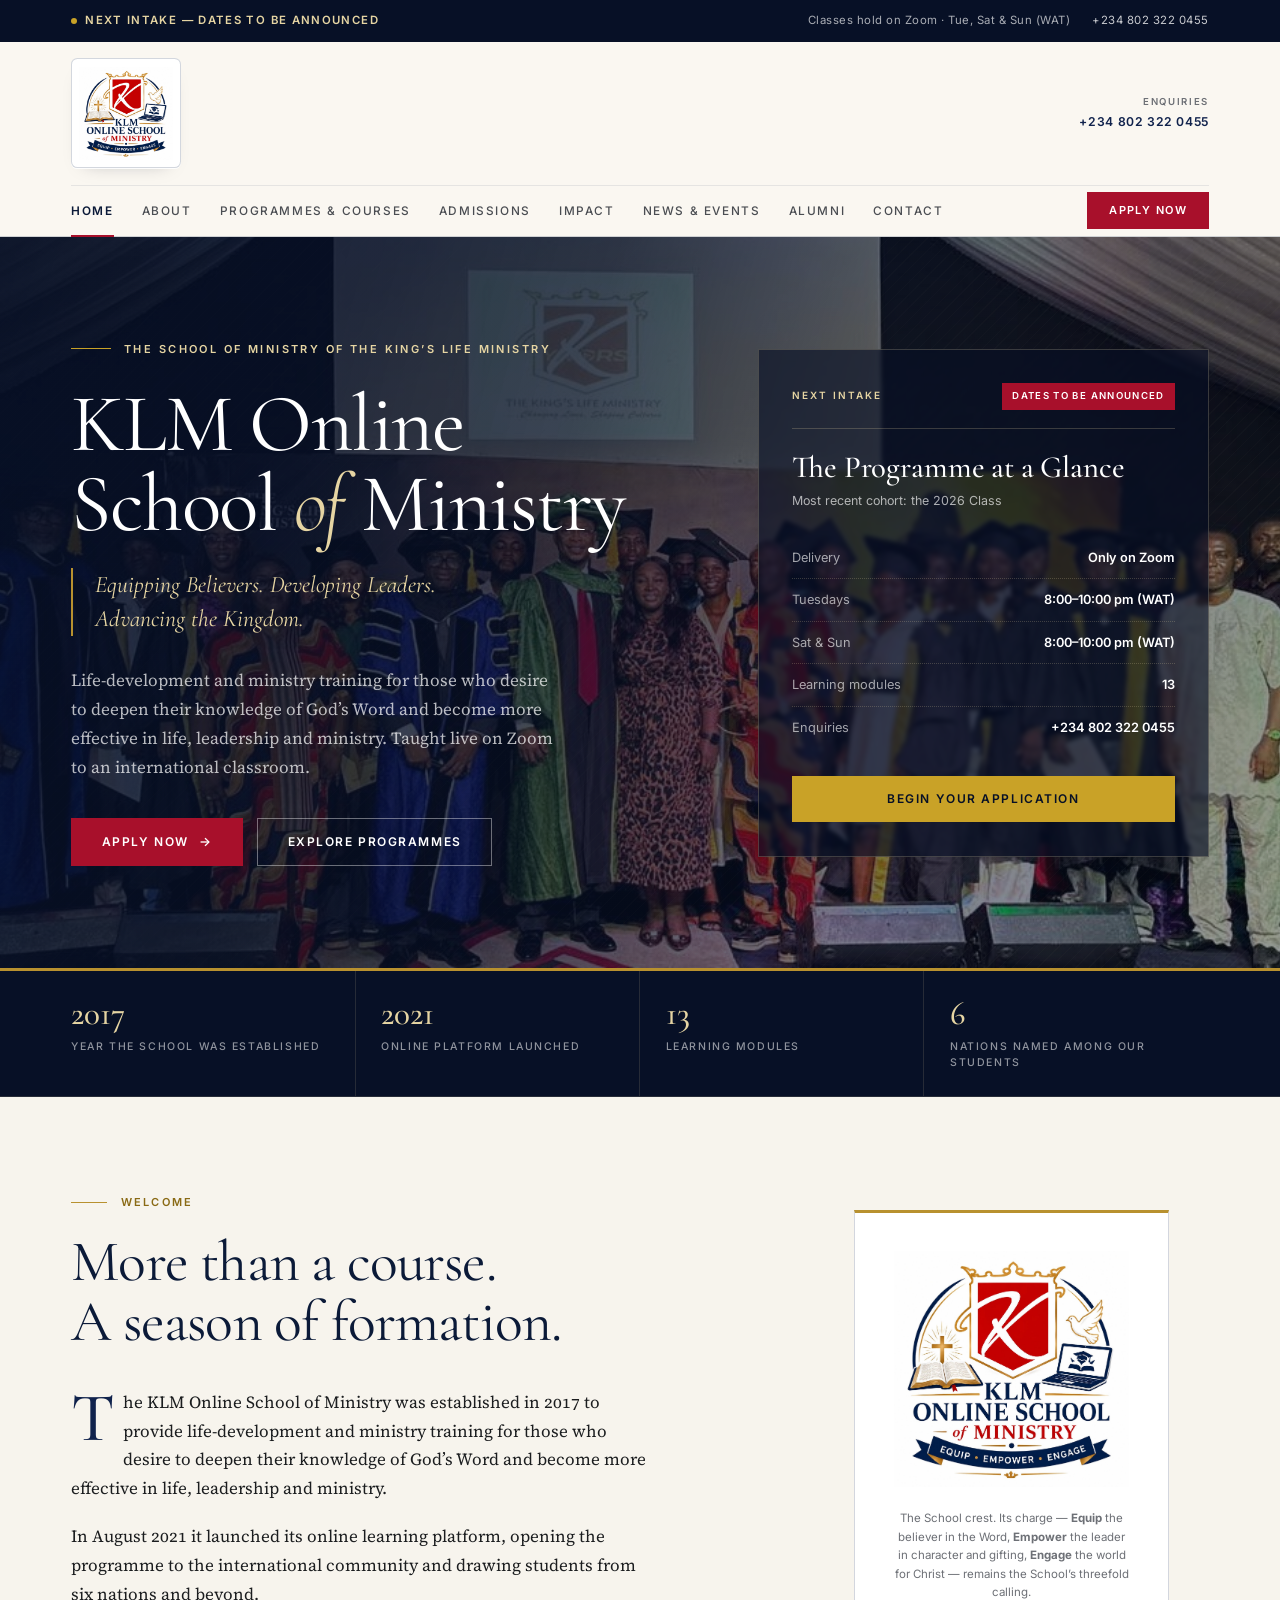
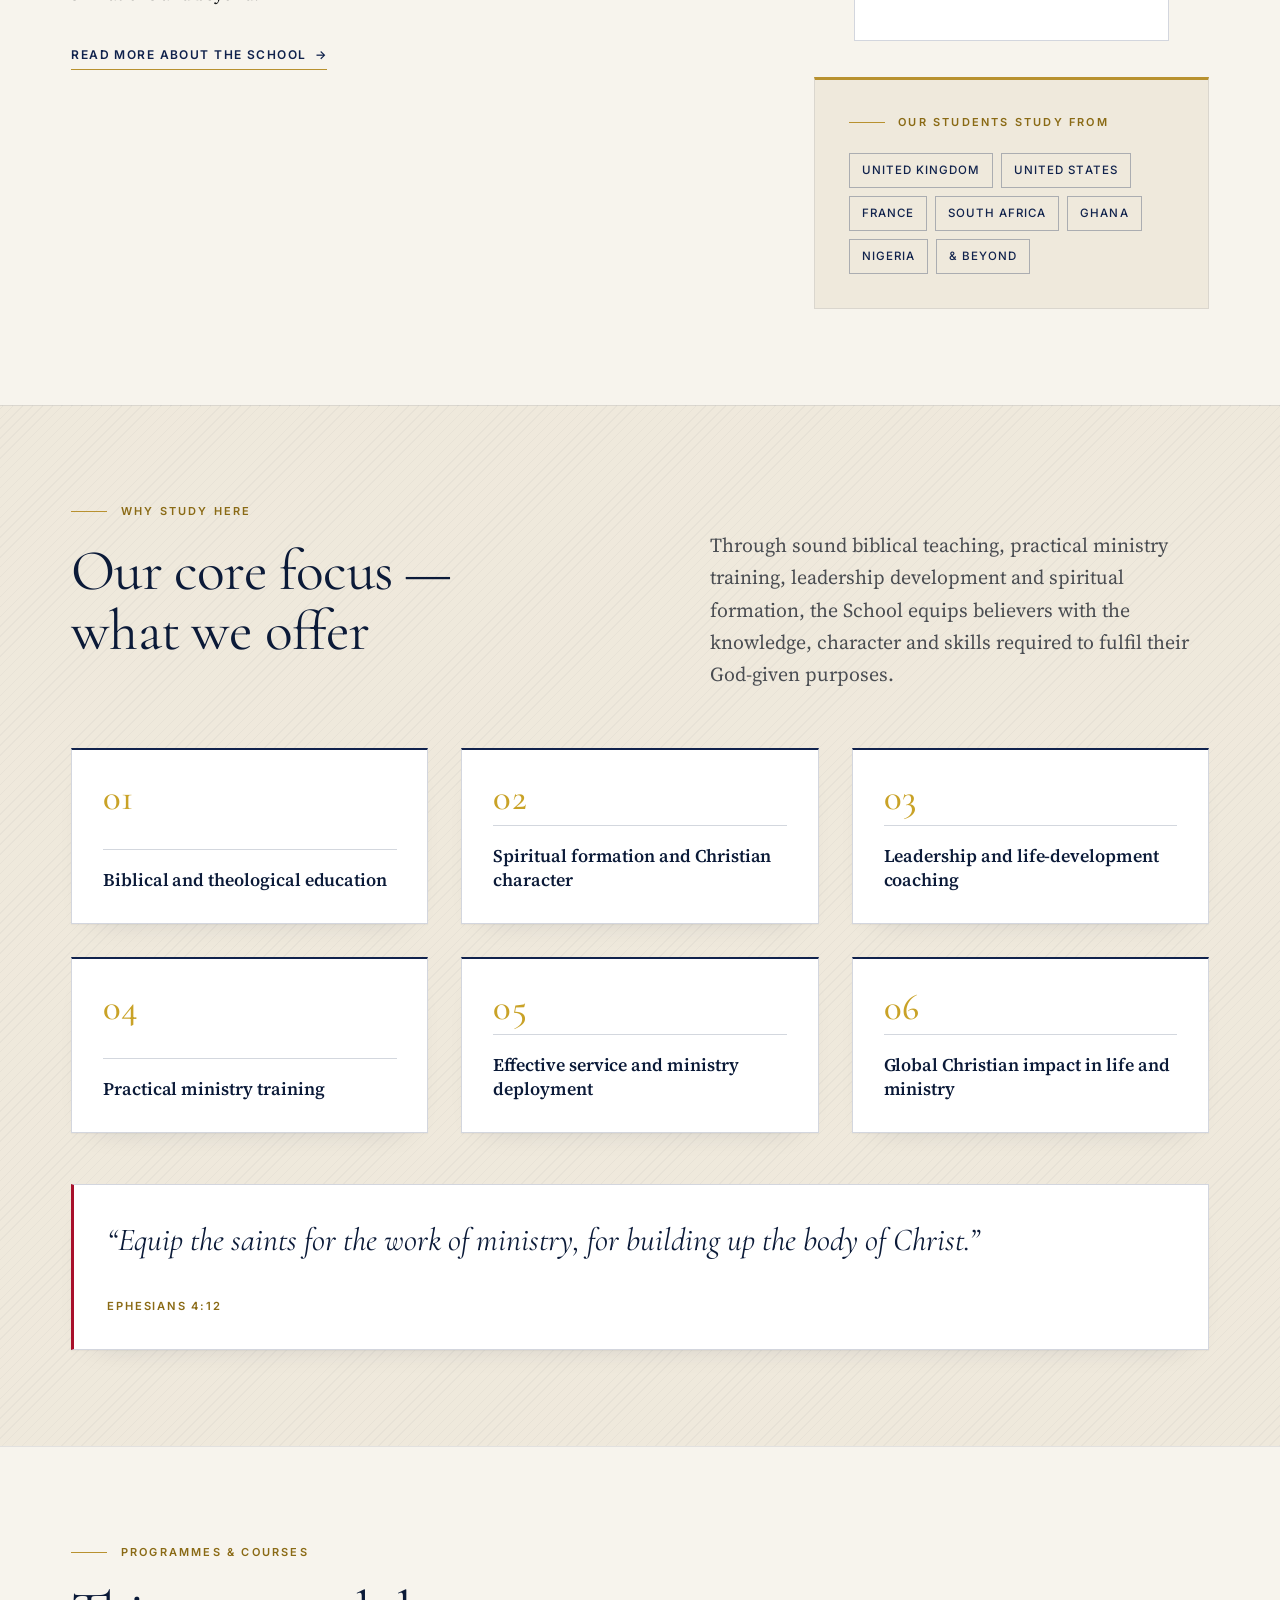
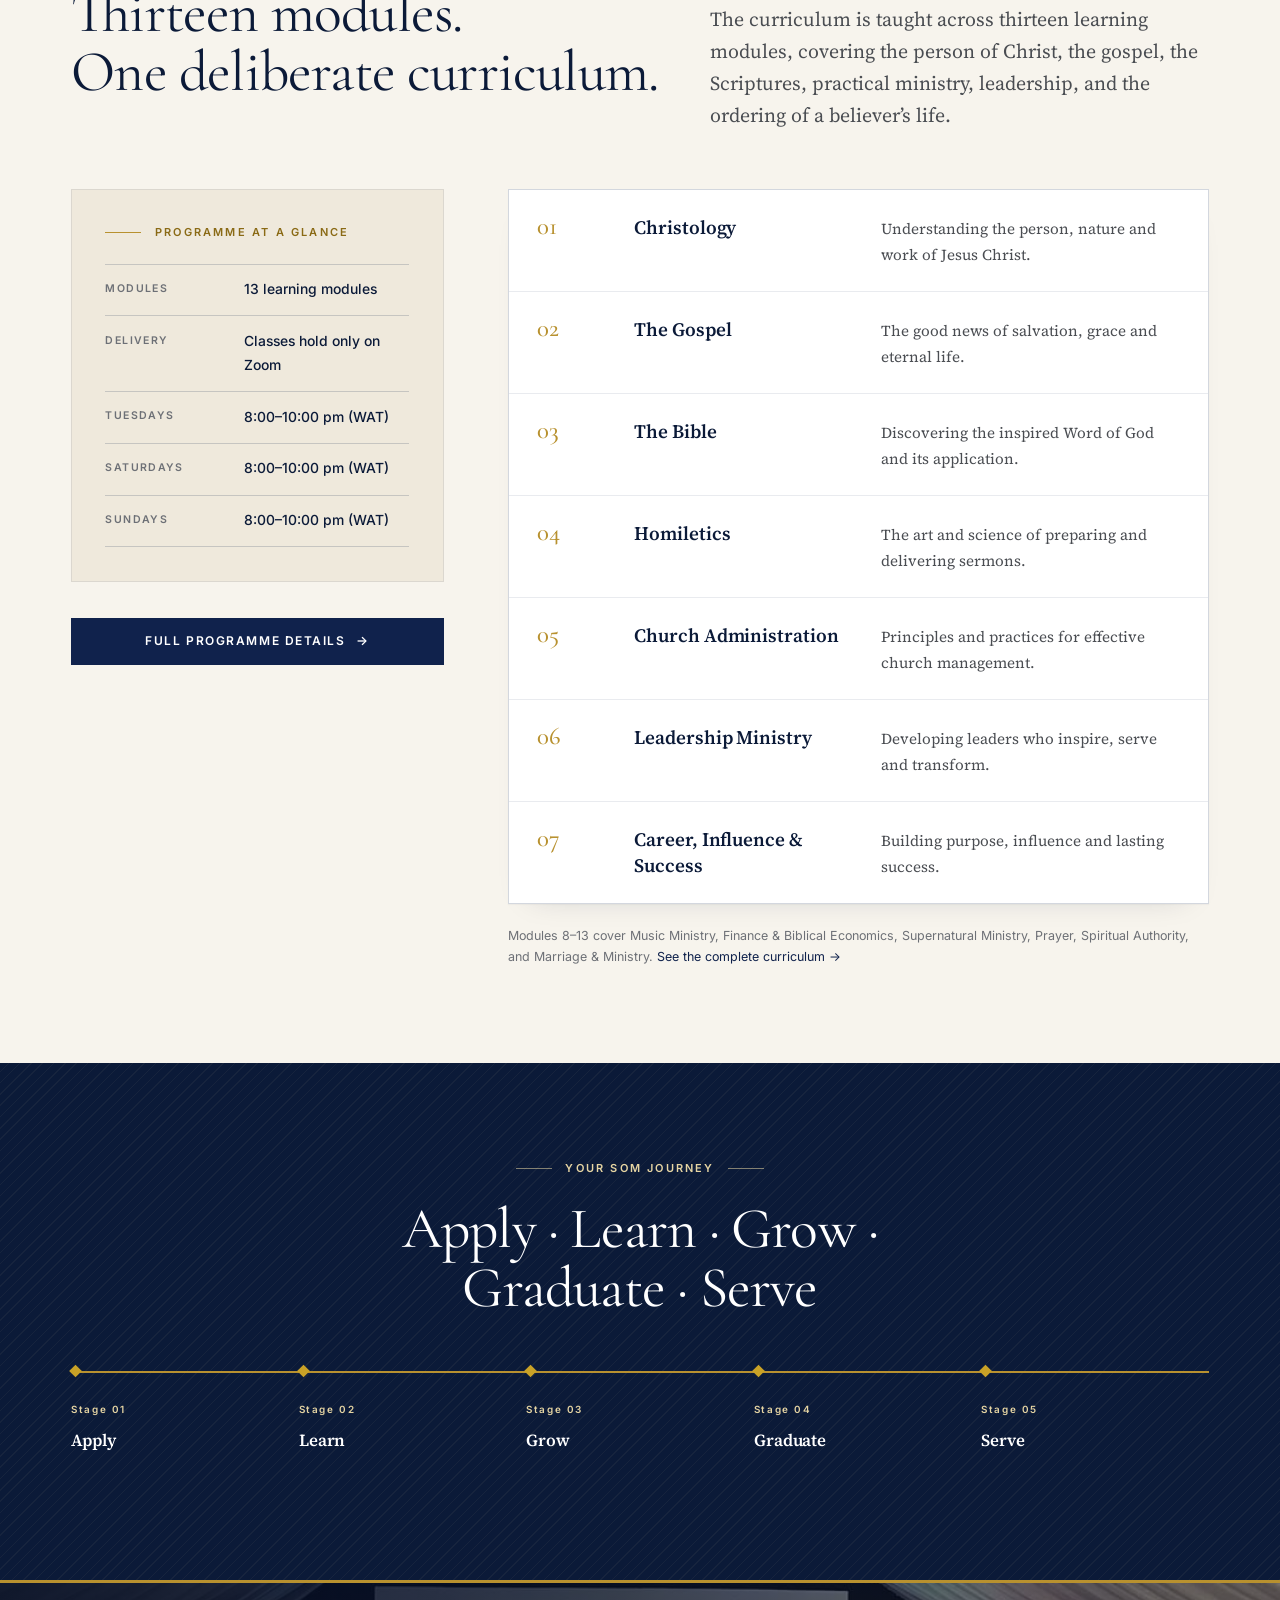
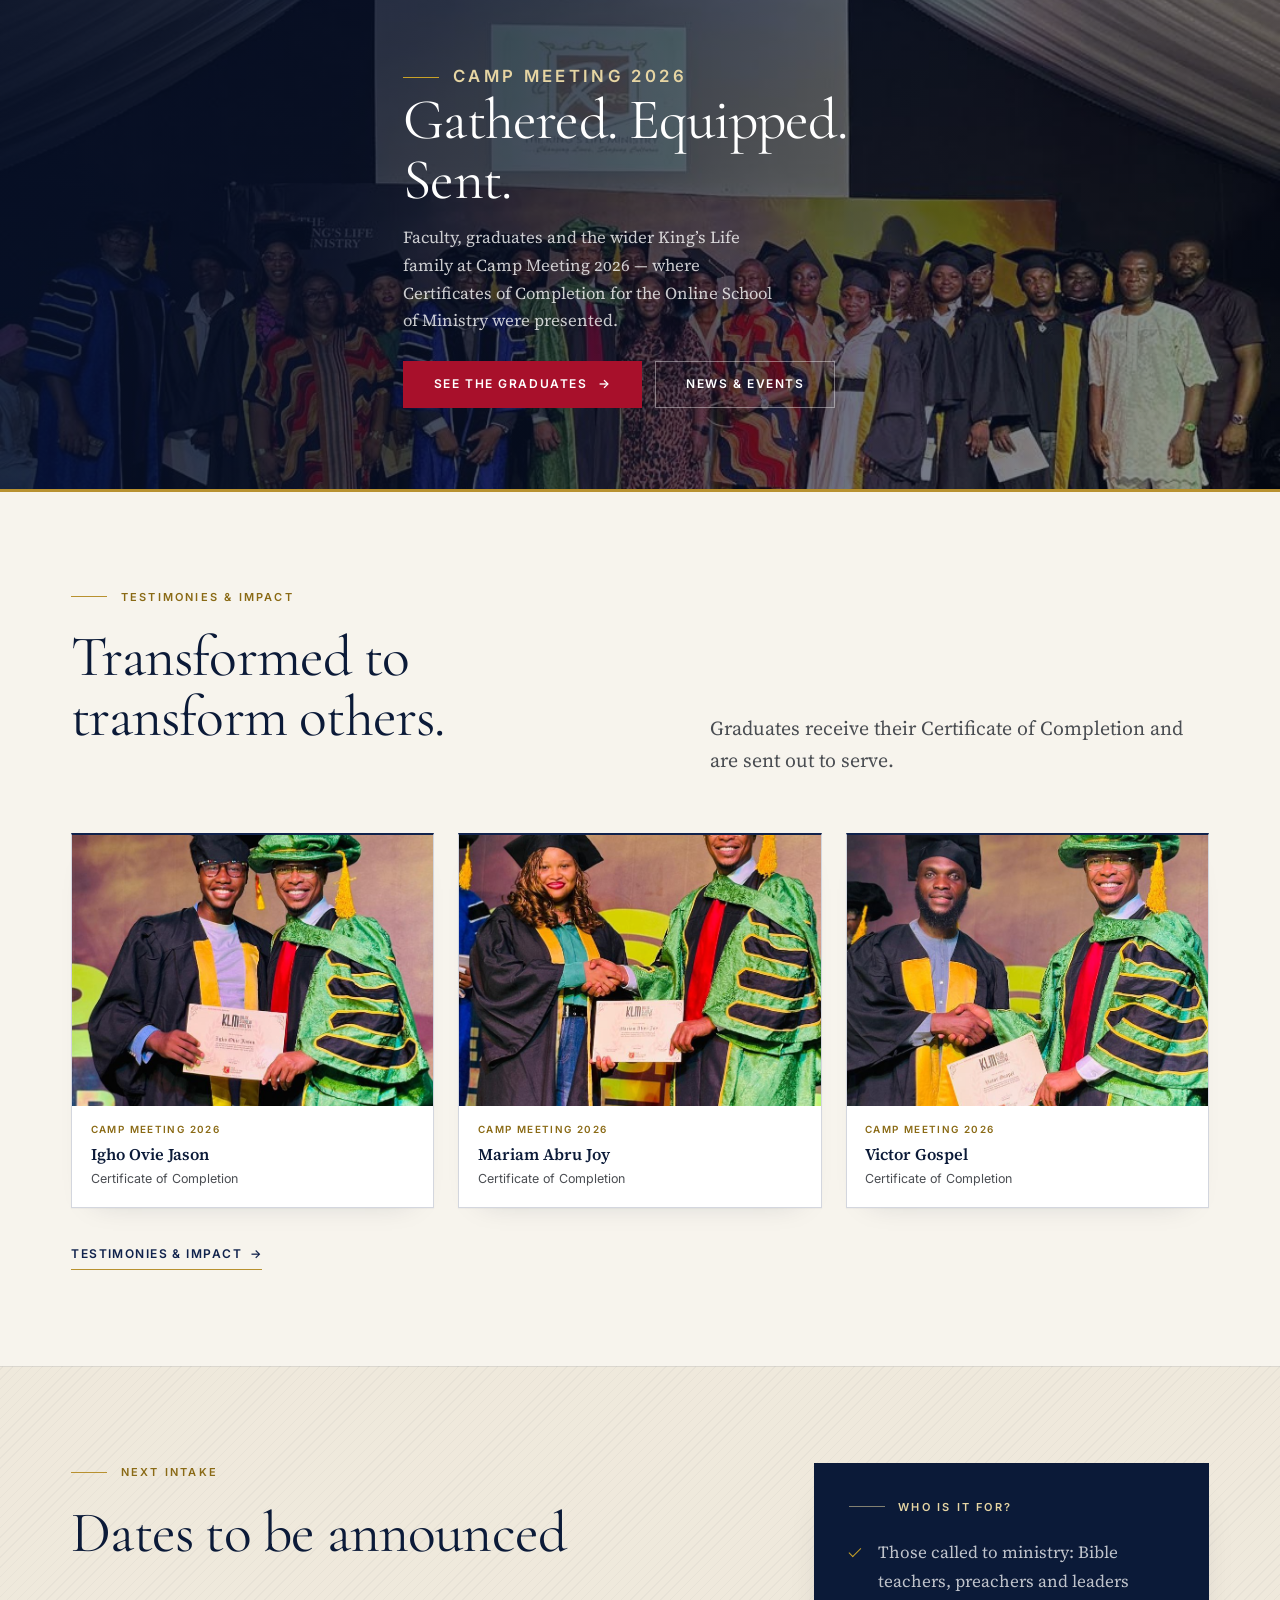
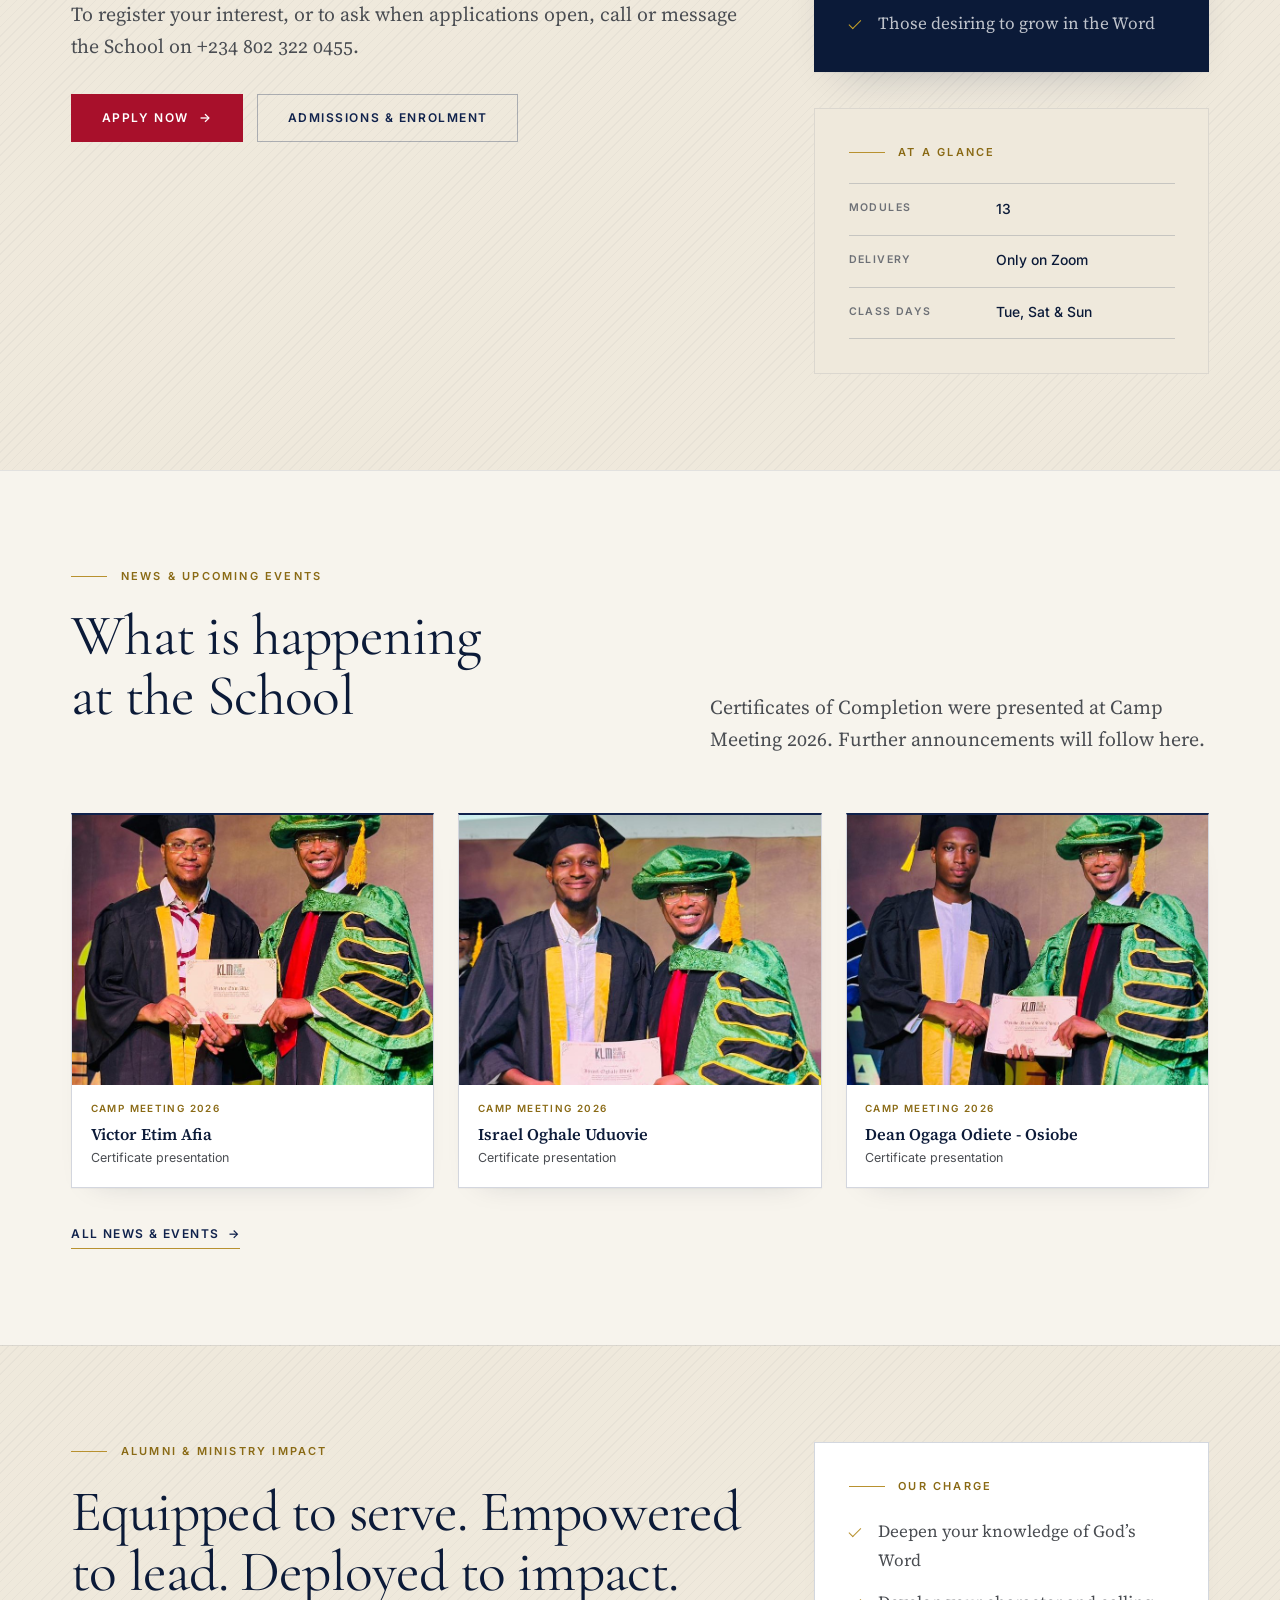
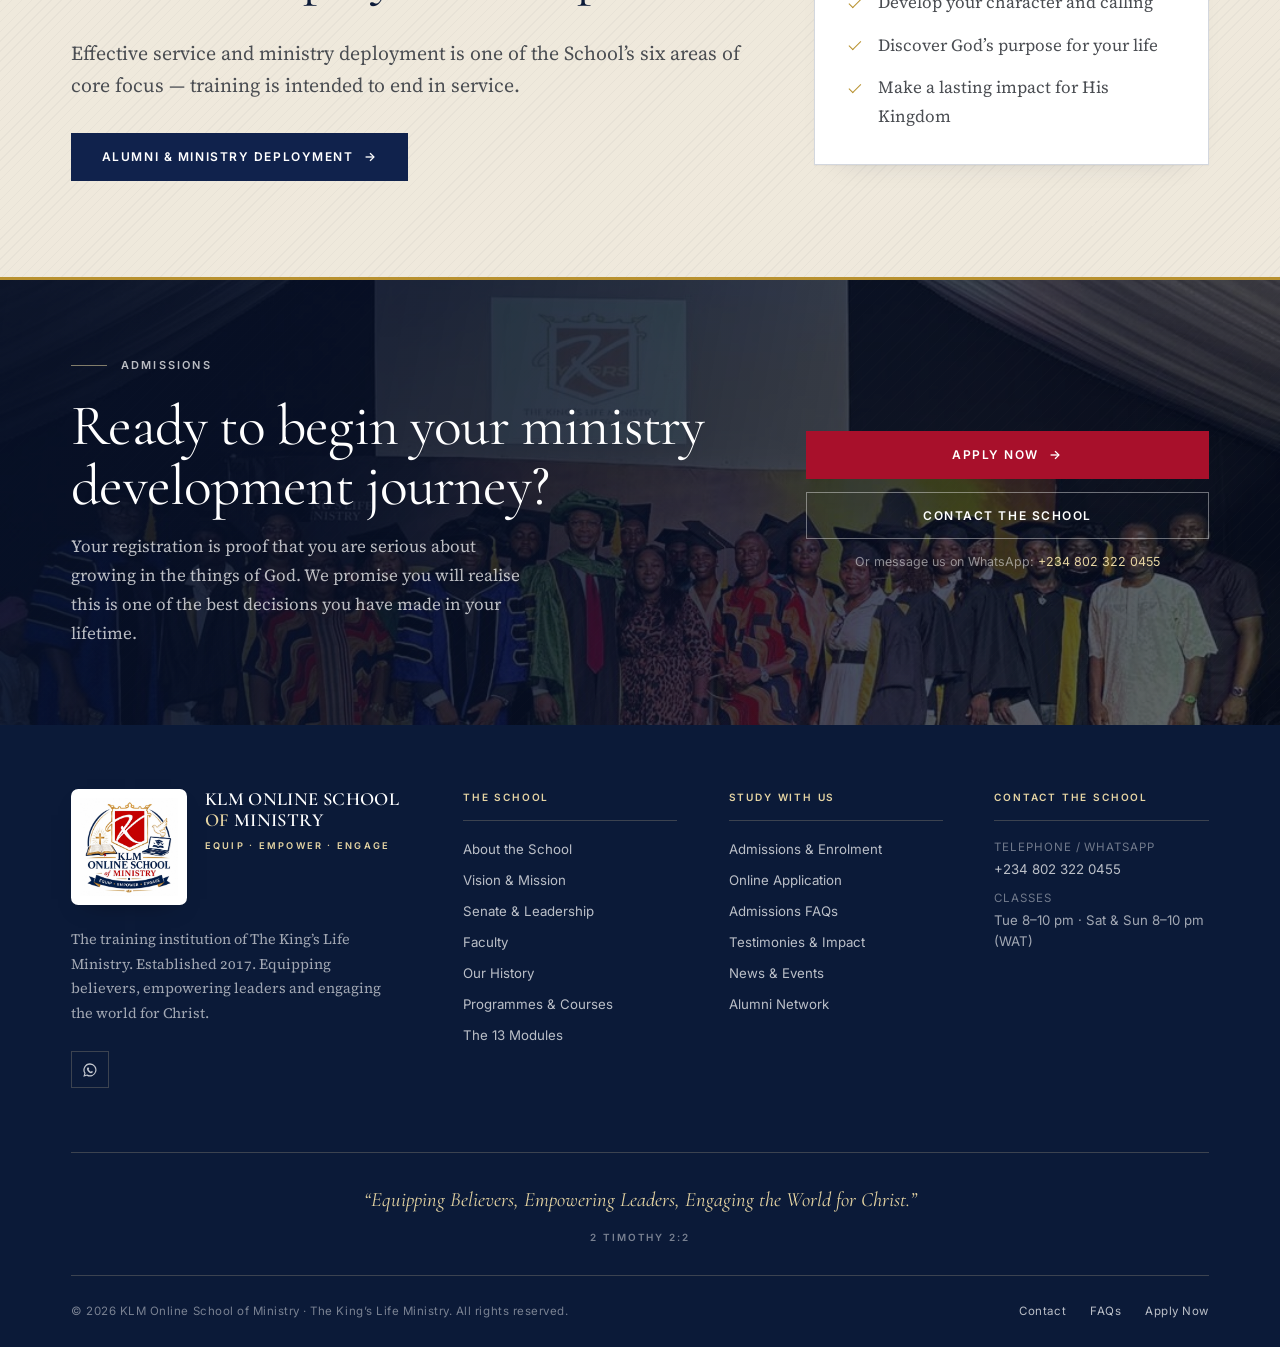
<file: index.html>
<!DOCTYPE html>
<html lang="en" class="no-js">
<head>
<meta charset="utf-8">
<meta name="viewport" content="width=device-width, initial-scale=1">
<title>KLM Online School of Ministry | Equipping Believers. Developing Leaders. Advancing the Kingdom.</title>
<meta name="description" content="The KLM Online School of Ministry was established in 2017 to provide life-development and ministry training for individuals who desire to deepen their knowledge of God's Word and become more effective in life, leadership and ministry. Classes hold only on Zoom.">
<meta name="theme-color" content="#0b1a38">
<link rel="canonical" href="https://onlineschoolofministry.org/">
<meta property="og:type" content="website">
<meta property="og:title" content="KLM Online School of Ministry">
<meta property="og:description" content="Equipping Believers. Developing Leaders. Advancing the Kingdom. Established 2017. Equip &bull; Empower &bull; Engage.">
<meta property="og:image" content="assets/img/crest.png">
<link rel="icon" type="image/png" href="assets/img/crest.png">
<link rel="apple-touch-icon" href="assets/img/crest.png">
<link rel="preconnect" href="https://fonts.googleapis.com">
<link rel="preconnect" href="https://fonts.gstatic.com" crossorigin>
<link href="https://fonts.googleapis.com/css2?family=Cormorant+Garamond:ital,wght@0,400;0,500;0,600;1,300;1,400&family=Inter:wght@400;500;600&family=Source+Serif+4:ital,opsz,wght@0,8..60,300..600;1,8..60,300..600&display=swap" rel="stylesheet">
<link rel="stylesheet" href="assets/css/main.css?v=20260918f">
<script type="application/ld+json">
{
  "@context": "https://schema.org",
  "@type": "EducationalOrganization",
  "name": "KLM Online School of Ministry",
  "alternateName": "KLM SOM",
  "foundingDate": "2017",
  "slogan": "Equip \u2022 Empower \u2022 Engage",
  "url": "https://onlineschoolofministry.org/",
  "logo": "https://onlineschoolofministry.org/assets/img/crest.png",
  "parentOrganization": {
    "@type": "Church",
    "name": "The King's Life Ministry"
  },
  "telephone": "+234-802-322-0455",
  "areaServed": ["Nigeria", "United Kingdom", "United States", "France", "South Africa", "Ghana"]
}
</script>
</head>
<body>
<a class="skip-link" href="#main">Skip to main content</a>

<!-- ============================ UTILITY BAR ============================ -->
<div class="utility">
  <div class="shell utility__inner">
    <p class="utility__flag" style="margin:0"><span class="utility__dot" aria-hidden="true"></span> Next intake &mdash; dates to be announced</p>
    <ul class="utility__list utility__list--secondary">
      <li>Classes hold on Zoom &middot; Tue, Sat &amp; Sun (WAT)</li>
      <li><a href="tel:+2348023220455">+234 802 322 0455</a></li>
    </ul>
  </div>
</div>

<!-- ============================== MASTHEAD ============================== -->
<header class="masthead" data-masthead>
  <div class="shell">
    <div class="masthead__top">
      <a class="wordmark" href="index.html">
        <img class="wordmark__crest" src="assets/img/crest.png" alt="KLM Online School of Ministry" width="1254" height="1254">
        <span class="wordmark__text">
          <span class="wordmark__name">KLM Online School <em>of</em> Ministry</span>
          <span class="wordmark__sub">Equip &middot; Empower &middot; Engage</span>
        </span>
      </a>
      <div class="masthead__actions">
        <p class="masthead__phone" style="margin:0">
          <span>Enquiries</span>
          <strong>+234 802 322 0455</strong>
        </p>
        <button class="burger" type="button" data-burger aria-expanded="false" aria-controls="primary-nav" aria-label="Open main menu"><span></span></button>
      </div>
    </div>
    <nav class="nav" id="primary-nav" data-nav aria-label="Main">
      <ul class="nav__list">
        <li><a class="nav__link" href="index.html" aria-current="page">Home</a></li>
        <li><a class="nav__link" href="about.html">About</a></li>
        <li><a class="nav__link" href="programmes.html">Programmes &amp; Courses</a></li>
        <li><a class="nav__link" href="admissions.html">Admissions</a></li>
        <li><a class="nav__link" href="impact.html">Impact</a></li>
        <li><a class="nav__link" href="news.html">News &amp; Events</a></li>
        <li><a class="nav__link" href="alumni.html">Alumni</a></li>
        <li><a class="nav__link" href="contact.html">Contact</a></li>
        <li class="nav__spacer nav__cta"><a class="btn btn--primary btn--sm" href="admissions.html#apply">Apply Now</a></li>
      </ul>
    </nav>
  </div>
</header>

<main id="main">

  <!-- ================================ HERO ================================ -->
  <section class="hero">
    <div class="hero__photo" aria-hidden="true">
      <img src="assets/img/camp-meeting-hero.jpg" alt="" width="1080" height="534">
    </div>
    <div class="shell hero__inner">
      <div>
        <p class="hero__kicker">The School of Ministry of The King&rsquo;s Life Ministry</p>
        <h1 class="display-xl">KLM Online<br>School <em>of</em> Ministry</h1>
        <p class="hero__tagline">Equipping Believers. Developing Leaders.<br>Advancing the Kingdom.</p>
        <p class="hero__body">Life-development and ministry training for those who desire to deepen their knowledge of God&rsquo;s Word and become more effective in life, leadership and ministry. Taught live on Zoom to an international classroom.</p>
        <div class="btn-row">
          <a class="btn btn--primary" href="admissions.html#apply">Apply Now <span class="btn__arrow" aria-hidden="true">&rarr;</span></a>
          <a class="btn btn--ghost-light" href="programmes.html">Explore Programmes</a>
        </div>
      </div>

      <aside class="hero__aside">
        <img class="hero__crest" src="assets/img/crest.png" alt="" aria-hidden="true">
        <div class="cohort-card">
          <div class="cohort-card__head">
            <span class="cohort-card__label">Next Intake</span>
            <span class="cohort-card__status">Dates To Be Announced</span>
          </div>
          <h2>The Programme at a Glance</h2>
          <p class="cohort-card__meta">Most recent cohort: the 2026 Class</p>
          <div class="cohort-card__rows">
            <div class="cohort-card__row"><span>Delivery</span><strong>Only on Zoom</strong></div>
            <div class="cohort-card__row"><span>Tuesdays</span><strong>8:00&ndash;10:00 pm (WAT)</strong></div>
            <div class="cohort-card__row"><span>Sat &amp; Sun</span><strong>8:00&ndash;10:00 pm (WAT)</strong></div>
            <div class="cohort-card__row"><span>Learning modules</span><strong>13</strong></div>
            <div class="cohort-card__row"><span>Enquiries</span><strong>+234 802 322 0455</strong></div>
          </div>
          <a class="btn btn--gold btn--wide" href="admissions.html#apply">Begin Your Application</a>
        </div>
      </aside>
    </div>
  </section>

  <!-- ============================= FACT STRIP ============================= -->
  <div class="factstrip">
    <div class="shell factstrip__inner">
      <div class="factstrip__item">
        <span class="factstrip__num">2017</span>
        <span class="factstrip__label">Year the School was established</span>
      </div>
      <div class="factstrip__item">
        <span class="factstrip__num">2021</span>
        <span class="factstrip__label">Online platform launched</span>
      </div>
      <div class="factstrip__item">
        <span class="factstrip__num">13</span>
        <span class="factstrip__label">Learning modules</span>
      </div>
      <div class="factstrip__item">
        <span class="factstrip__num">6</span>
        <span class="factstrip__label">Nations named among our students</span>
      </div>
    </div>
  </div>

  <!-- =============================== WELCOME =============================== -->
  <section class="section section--paper">
    <div class="shell">
      <div class="grid grid--sidebar">
        <div class="reveal">
          <p class="eyebrow">Welcome</p>
          <h2 class="display-lg">More than a course.<br>A season of formation.</h2>
          <div class="prose stack" style="margin-top:1.75rem">
            <p class="dropcap">The KLM Online School of Ministry was established in 2017 to provide life-development and ministry training for those who desire to deepen their knowledge of God&rsquo;s Word and become more effective in life, leadership and ministry.</p>
            <p>In August 2021 it launched its online learning platform, opening the programme to the international community and drawing students from six nations and beyond.</p>
          </div>
          <div class="btn-row" style="margin-top:2.25rem">
            <a class="textlink" href="about.html">Read more about the School <span aria-hidden="true">&rarr;</span></a>
          </div>
        </div>

        <div class="stack-lg reveal" data-reveal-delay="120">
          <figure class="crest-plate">
            <img src="assets/img/crest.png" alt="Crest of the KLM Online School of Ministry" width="1254" height="1254">
            <figcaption>The School crest. Its charge &mdash; <strong>Equip</strong> the believer in the Word, <strong>Empower</strong> the leader in character and gifting, <strong>Engage</strong> the world for Christ &mdash; remains the School&rsquo;s threefold calling.</figcaption>
          </figure>

          <div class="panel panel--ivory panel--accent">
            <p class="eyebrow">Our Students Study From</p>
            <ul class="nations">
              <li>United Kingdom</li>
              <li>United States</li>
              <li>France</li>
              <li>South Africa</li>
              <li>Ghana</li>
              <li>Nigeria</li>
              <li>&amp; Beyond</li>
            </ul>
          </div>
        </div>
      </div>
    </div>
  </section>

  <!-- ================================= WHY ================================= -->
  <section class="section section--ivory-dark engraved">
    <div class="shell">
      <div class="section-head section-head--split reveal">
        <div>
          <p class="eyebrow">Why Study Here</p>
          <h2 class="display-lg">Our core focus &mdash;<br>what we offer</h2>
        </div>
        <p class="lede">Through sound biblical teaching, practical ministry training, leadership development and spiritual formation, the School equips believers with the knowledge, character and skills required to fulfil their God-given purposes.</p>
      </div>

      <div class="grid grid--3 reveal" data-reveal-delay="80">
        <article class="feature">
          <span class="feature__num">01</span>
          <h3>Biblical and theological education</h3>
        </article>
        <article class="feature">
          <span class="feature__num">02</span>
          <h3>Spiritual formation and Christian character</h3>
        </article>
        <article class="feature">
          <span class="feature__num">03</span>
          <h3>Leadership and life-development coaching</h3>
        </article>
        <article class="feature">
          <span class="feature__num">04</span>
          <h3>Practical ministry training</h3>
        </article>
        <article class="feature">
          <span class="feature__num">05</span>
          <h3>Effective service and ministry deployment</h3>
        </article>
        <article class="feature">
          <span class="feature__num">06</span>
          <h3>Global Christian impact in life and ministry</h3>
        </article>
      </div>

      <div class="panel panel--accent-ox reveal" style="margin-top:clamp(2.5rem,4vw,3.5rem)">
        <blockquote class="pullquote" style="border-left:0;padding-left:0">
          <p>&ldquo;Equip the saints for the work of ministry, for building up the body of Christ.&rdquo;</p>
          <footer>Ephesians 4:12</footer>
        </blockquote>
      </div>
    </div>
  </section>

  <!-- ============================== PROGRAMMES ============================== -->
  <section class="section section--paper">
    <div class="shell">
      <div class="section-head section-head--split reveal">
        <div>
          <p class="eyebrow">Programmes &amp; Courses</p>
          <h2 class="display-lg">Thirteen modules.<br>One deliberate curriculum.</h2>
        </div>
        <p class="lede">The curriculum is taught across thirteen learning modules, covering the person of Christ, the gospel, the Scriptures, practical ministry, leadership, and the ordering of a believer&rsquo;s life.</p>
      </div>

      <div class="grid grid--sidebar-left">
        <div class="stack-lg sticky-aside reveal">
          <div class="panel panel--ivory">
            <p class="eyebrow">Programme at a Glance</p>
            <dl class="deflist">
              <div><dt>Modules</dt><dd>13 learning modules</dd></div>
              <div><dt>Delivery</dt><dd>Classes hold only on Zoom</dd></div>
              <div><dt>Tuesdays</dt><dd>8:00&ndash;10:00 pm (WAT)</dd></div>
              <div><dt>Saturdays</dt><dd>8:00&ndash;10:00 pm (WAT)</dd></div>
              <div><dt>Sundays</dt><dd>8:00&ndash;10:00 pm (WAT)</dd></div>
            </dl>
          </div>
          <a class="btn btn--navy btn--wide" href="programmes.html">Full Programme Details <span class="btn__arrow" aria-hidden="true">&rarr;</span></a>
        </div>

        <div class="reveal" data-reveal-delay="100">
          <div class="module-list">
            <article class="module">
              <span class="module__num">01</span>
              <h3 class="module__title">Christology</h3>
              <p class="module__desc">Understanding the person, nature and work of Jesus Christ.</p>
            </article>
            <article class="module">
              <span class="module__num">02</span>
              <h3 class="module__title">The Gospel</h3>
              <p class="module__desc">The good news of salvation, grace and eternal life.</p>
            </article>
            <article class="module">
              <span class="module__num">03</span>
              <h3 class="module__title">The Bible</h3>
              <p class="module__desc">Discovering the inspired Word of God and its application.</p>
            </article>
            <article class="module">
              <span class="module__num">04</span>
              <h3 class="module__title">Homiletics</h3>
              <p class="module__desc">The art and science of preparing and delivering sermons.</p>
            </article>
            <article class="module">
              <span class="module__num">05</span>
              <h3 class="module__title">Church Administration</h3>
              <p class="module__desc">Principles and practices for effective church management.</p>
            </article>
            <article class="module">
              <span class="module__num">06</span>
              <h3 class="module__title">Leadership Ministry</h3>
              <p class="module__desc">Developing leaders who inspire, serve and transform.</p>
            </article>
            <article class="module">
              <span class="module__num">07</span>
              <h3 class="module__title">Career, Influence &amp; Success</h3>
              <p class="module__desc">Building purpose, influence and lasting success.</p>
            </article>
          </div>
          <p class="small-print" style="margin-top:1.35rem">Modules 8&ndash;13 cover Music Ministry, Finance &amp; Biblical Economics, Supernatural Ministry, Prayer, Spiritual Authority, and Marriage &amp; Ministry. <a href="programmes.html">See the complete curriculum &rarr;</a></p>
        </div>
      </div>
    </div>
  </section>

  <!-- =============================== JOURNEY =============================== -->
  <section class="section section--navy engraved--navy">
    <div class="shell">
      <div class="section-head section-head--center reveal">
        <p class="eyebrow eyebrow--center eyebrow--light">Your SOM Journey</p>
        <h2 class="display-lg">Apply &middot; Learn &middot; Grow &middot; Graduate &middot; Serve</h2>
      </div>

      <div class="journey journey--five journey--light reveal" data-reveal-delay="80">
        <div class="journey__step">
          <span class="journey__step-num">Stage 01</span>
          <h3>Apply</h3>
        </div>
        <div class="journey__step">
          <span class="journey__step-num">Stage 02</span>
          <h3>Learn</h3>
        </div>
        <div class="journey__step">
          <span class="journey__step-num">Stage 03</span>
          <h3>Grow</h3>
        </div>
        <div class="journey__step">
          <span class="journey__step-num">Stage 04</span>
          <h3>Graduate</h3>
        </div>
        <div class="journey__step">
          <span class="journey__step-num">Stage 05</span>
          <h3>Serve</h3>
        </div>
      </div>
    </div>
  </section>

  <!-- ============================ CAMP MEETING ============================ -->
  <section class="photo-band photo-band--tall" aria-label="Camp Meeting 2026">
    <div class="photo-band__media" aria-hidden="true">
      <img src="assets/img/camp-meeting-2026.jpg" alt="" width="1080" height="624" loading="lazy">
    </div>
    <div class="photo-band__veil" aria-hidden="true"></div>
    <div class="shell photo-band__content reveal">
      <p class="eyebrow eyebrow--light">Camp Meeting 2026</p>
      <h2 class="display-lg">Gathered. Equipped. Sent.</h2>
      <p>Faculty, graduates and the wider King&rsquo;s Life family at Camp Meeting 2026 &mdash; where Certificates of Completion for the Online School of Ministry were presented.</p>
      <div class="btn-row" style="margin-top:1.6rem">
        <a class="btn btn--primary" href="impact.html">See the graduates <span class="btn__arrow" aria-hidden="true">&rarr;</span></a>
        <a class="btn btn--ghost-light" href="news.html">News &amp; Events</a>
      </div>
    </div>
  </section>

  <!-- ============================== TESTIMONIES ============================== -->
  <section class="section section--paper">
    <div class="shell">
      <div class="section-head section-head--split reveal">
        <div>
          <p class="eyebrow">Testimonies &amp; Impact</p>
          <h2 class="display-lg">Transformed to<br>transform others.</h2>
        </div>
        <p class="lede">Graduates receive their Certificate of Completion and are sent out to serve.</p>
      </div>

      <div class="gallery gallery--photos reveal" data-reveal-delay="80">
        <figure class="gallery__item">
          <div class="gallery__frame">
            <img src="assets/img/grad-igho-ovie-jason.jpg" alt="Igho Ovie Jason receiving a Certificate of Completion at Camp Meeting 2026" width="779" height="789" loading="lazy">
          </div>
          <figcaption>
            <span>Camp Meeting 2026</span>
            <strong>Igho Ovie Jason</strong>
            Certificate of Completion
          </figcaption>
        </figure>
        <figure class="gallery__item">
          <div class="gallery__frame">
            <img src="assets/img/grad-mariam-abru-joy.jpg" alt="Mariam Abru Joy receiving a Certificate of Completion at Camp Meeting 2026" width="779" height="789" loading="lazy">
          </div>
          <figcaption>
            <span>Camp Meeting 2026</span>
            <strong>Mariam Abru Joy</strong>
            Certificate of Completion
          </figcaption>
        </figure>
        <figure class="gallery__item">
          <div class="gallery__frame">
            <img src="assets/img/grad-victor-gospel.jpg" alt="Victor Gospel receiving a Certificate of Completion at Camp Meeting 2026" width="779" height="789" loading="lazy">
          </div>
          <figcaption>
            <span>Camp Meeting 2026</span>
            <strong>Victor Gospel</strong>
            Certificate of Completion
          </figcaption>
        </figure>
      </div>

      <div class="btn-row reveal" style="margin-top:2.25rem">
        <a class="textlink" href="impact.html">Testimonies &amp; Impact <span aria-hidden="true">&rarr;</span></a>
      </div>
    </div>
  </section>

  <!-- ============================ NEXT COHORT ============================ -->
  <section class="section section--ivory-dark engraved" id="next-cohort">
    <div class="shell">
      <div class="grid grid--sidebar">
        <div class="reveal">
          <p class="eyebrow">Next Intake</p>
          <h2 class="display-lg">Dates to be announced</h2>
          <p class="lede" style="margin-top:1.25rem">To register your interest, or to ask when applications open, call or message the School on +234 802 322 0455.</p>

          <div class="btn-row" style="margin-top:2rem">
            <a class="btn btn--primary" href="admissions.html#apply">Apply Now <span class="btn__arrow" aria-hidden="true">&rarr;</span></a>
            <a class="btn btn--outline" href="admissions.html">Admissions &amp; Enrolment</a>
          </div>
        </div>

        <aside class="stack-lg reveal" data-reveal-delay="100">
          <div class="panel panel--navy">
            <p class="eyebrow eyebrow--light">Who Is It For?</p>
            <ul class="ticks ticks--light">
              <li>Those called to ministry: Bible teachers, preachers and leaders</li>
              <li>Those desiring to grow in the Word</li>
            </ul>
          </div>
          <div class="panel panel--ivory">
            <p class="eyebrow">At a Glance</p>
            <dl class="deflist">
              <div><dt>Modules</dt><dd>13</dd></div>
              <div><dt>Delivery</dt><dd>Only on Zoom</dd></div>
              <div><dt>Class days</dt><dd>Tue, Sat &amp; Sun</dd></div>
            </dl>
          </div>
        </aside>
      </div>
    </div>
  </section>

  <!-- ============================ NEWS & EVENTS ============================ -->
  <section class="section section--paper">
    <div class="shell">
      <div class="section-head section-head--split reveal">
        <div>
          <p class="eyebrow">News &amp; Upcoming Events</p>
          <h2 class="display-lg">What is happening<br>at the School</h2>
        </div>
        <p class="lede">Certificates of Completion were presented at Camp Meeting 2026. Further announcements will follow here.</p>
      </div>

      <div class="gallery gallery--photos reveal">
        <figure class="gallery__item">
          <div class="gallery__frame">
            <img src="assets/img/grad-victor-etim-afia.jpg" alt="Victor Etim Afia receiving his certificate at Camp Meeting 2026" width="779" height="789" loading="lazy">
          </div>
          <figcaption>
            <span>Camp Meeting 2026</span>
            <strong>Victor Etim Afia</strong>
            Certificate presentation
          </figcaption>
        </figure>
        <figure class="gallery__item">
          <div class="gallery__frame">
            <img src="assets/img/grad-israel-oghale-uduovie.jpg" alt="Israel Oghale Uduovie receiving his certificate at Camp Meeting 2026" width="779" height="789" loading="lazy">
          </div>
          <figcaption>
            <span>Camp Meeting 2026</span>
            <strong>Israel Oghale Uduovie</strong>
            Certificate presentation
          </figcaption>
        </figure>
        <figure class="gallery__item">
          <div class="gallery__frame">
            <img src="assets/img/grad-dean-ogaga-odiete-osiobe.jpg" alt="Dean Ogaga Odiete - Osiobe receiving his certificate at Camp Meeting 2026" width="779" height="789" loading="lazy">
          </div>
          <figcaption>
            <span>Camp Meeting 2026</span>
            <strong>Dean Ogaga Odiete - Osiobe</strong>
            Certificate presentation
          </figcaption>
        </figure>
      </div>

      <div class="btn-row reveal" style="margin-top:2.25rem">
        <a class="textlink" href="news.html">All news &amp; events <span aria-hidden="true">&rarr;</span></a>
      </div>
    </div>
  </section>

  <!-- ============================== ALUMNI ============================== -->
  <section class="section section--ivory-dark engraved">
    <div class="shell">
      <div class="grid grid--sidebar">
        <div class="reveal">
          <p class="eyebrow">Alumni &amp; Ministry Impact</p>
          <h2 class="display-lg">Equipped to serve. Empowered to lead. Deployed to impact.</h2>
          <p class="lede" style="margin-top:1.5rem">Effective service and ministry deployment is one of the School&rsquo;s six areas of core focus &mdash; training is intended to end in service.</p>
          <div class="btn-row" style="margin-top:2rem">
            <a class="btn btn--navy" href="alumni.html">Alumni &amp; Ministry Deployment <span class="btn__arrow" aria-hidden="true">&rarr;</span></a>
          </div>
        </div>
        <aside class="panel reveal" data-reveal-delay="100">
          <p class="eyebrow">Our Charge</p>
          <ul class="ticks">
            <li>Deepen your knowledge of God&rsquo;s Word</li>
            <li>Develop your character and calling</li>
            <li>Discover God&rsquo;s purpose for your life</li>
            <li>Make a lasting impact for His Kingdom</li>
          </ul>
        </aside>
      </div>
    </div>
  </section>

  <!-- ================================ CTA ================================ -->
  <section class="cta">
    <div class="cta__photo" aria-hidden="true">
      <img src="assets/img/camp-meeting-2026.jpg" alt="" width="1080" height="624" loading="lazy">
    </div>
    <div class="shell cta__inner">
      <div>
        <p class="eyebrow eyebrow--light">Admissions</p>
        <h2 class="display-lg">Ready to begin your ministry development journey?</h2>
        <p>Your registration is proof that you are serious about growing in the things of God. We promise you will realise this is one of the best decisions you have made in your lifetime.</p>
      </div>
      <div class="cta__actions">
        <a class="btn btn--primary btn--wide" href="admissions.html#apply">Apply Now <span class="btn__arrow" aria-hidden="true">&rarr;</span></a>
        <a class="btn btn--ghost-light btn--wide" href="contact.html">Contact the School</a>
        <p class="small-print" style="color:rgba(255,255,255,.5);text-align:center">Or message us on WhatsApp: <a href="https://wa.me/2348023220455" style="color:var(--gold-200)" target="_blank" rel="noopener">+234 802 322 0455</a></p>
      </div>
    </div>
  </section>

</main>

<!-- =============================== FOOTER =============================== -->
<footer class="footer">
  <div class="shell">
    <div class="footer__top">
      <div>
        <div class="footer__brand">
          <img class="footer__crest" src="assets/img/crest.png" alt="" aria-hidden="true">
          <div>
            <div class="footer__brandname">KLM Online School <em style="font-style:normal;color:var(--gold-200)">of</em> Ministry</div>
            <div class="footer__brandsub">Equip &middot; Empower &middot; Engage</div>
          </div>
        </div>
        <p class="footer__blurb">The training institution of The King&rsquo;s Life Ministry. Established 2017. Equipping believers, empowering leaders and engaging the world for Christ.</p>
        <ul class="socials">
          <li><a href="https://wa.me/2348023220455" target="_blank" rel="noopener" aria-label="WhatsApp the School of Ministry"><svg viewBox="0 0 24 24" aria-hidden="true"><path d="M12 2a9.9 9.9 0 00-8.5 15L2 22l5.1-1.4A9.9 9.9 0 1012 2zm0 18a8 8 0 01-4.1-1.1l-.3-.2-3 .8.8-2.9-.2-.3A8 8 0 1112 20zm4.5-5.7c-.2-.1-1.4-.7-1.6-.8-.2-.1-.4-.1-.5.1l-.7.9c-.1.2-.3.2-.5.1a6.5 6.5 0 01-3.2-2.8c-.1-.2 0-.3.1-.5l.6-.7c.1-.2.1-.3 0-.5l-.7-1.7c-.1-.3-.3-.3-.5-.3h-.5c-.2 0-.5.1-.7.3-.7.7-1 1.6-.9 2.5.3 2.4 3.3 5.4 5.7 5.9.9.2 1.8-.1 2.5-.7.2-.2.3-.5.3-.8v-.4c0-.2-.1-.3-.2-.4z"/></svg></a></li>
        </ul>
      </div>

      <div>
        <p class="footer__coltitle">The School</p>
        <ul class="footer__list">
          <li><a href="about.html">About the School</a></li>
          <li><a href="about.html#vision">Vision &amp; Mission</a></li>
          <li><a href="about.html#leadership">Senate &amp; Leadership</a></li>
          <li><a href="about.html#faculty">Faculty</a></li>
          <li><a href="about.html#history">Our History</a></li>
          <li><a href="programmes.html">Programmes &amp; Courses</a></li>
          <li><a href="programmes.html#modules">The 13 Modules</a></li>
        </ul>
      </div>

      <div>
        <p class="footer__coltitle">Study With Us</p>
        <ul class="footer__list">
          <li><a href="admissions.html">Admissions &amp; Enrolment</a></li>
          <li><a href="admissions.html#apply">Online Application</a></li>
          <li><a href="admissions.html#faq">Admissions FAQs</a></li>
          <li><a href="impact.html">Testimonies &amp; Impact</a></li>
          <li><a href="news.html">News &amp; Events</a></li>
          <li><a href="alumni.html">Alumni Network</a></li>
        </ul>
      </div>

      <div>
        <p class="footer__coltitle">Contact the School</p>
        <ul class="footer__list">
          <li><span>Telephone / WhatsApp</span><a href="tel:+2348023220455">+234 802 322 0455</a></li>
          <li><span>Classes</span>Tue 8&ndash;10 pm &middot; Sat &amp; Sun 8&ndash;10 pm (WAT)</li>
        </ul>
      </div>
    </div>

    <div class="footer__scripture">
      <p>&ldquo;Equipping Believers, Empowering Leaders, Engaging the World for Christ.&rdquo;</p>
      <cite>2 Timothy 2:2</cite>
    </div>

    <div class="footer__base">
      <p style="margin:0">&copy; <span data-year>2026</span> KLM Online School of Ministry &middot; The King&rsquo;s Life Ministry. All rights reserved.</p>
      <ul>
        <li><a href="contact.html">Contact</a></li>
        <li><a href="contact.html#faq">FAQs</a></li>
        <li><a href="admissions.html#apply">Apply Now</a></li>
      </ul>
    </div>
  </div>
</footer>

<button class="totop" type="button" data-totop aria-label="Back to top"><span aria-hidden="true">&uarr;</span></button>

<script src="assets/js/main.js" defer></script>
</body>
</html>
</file>
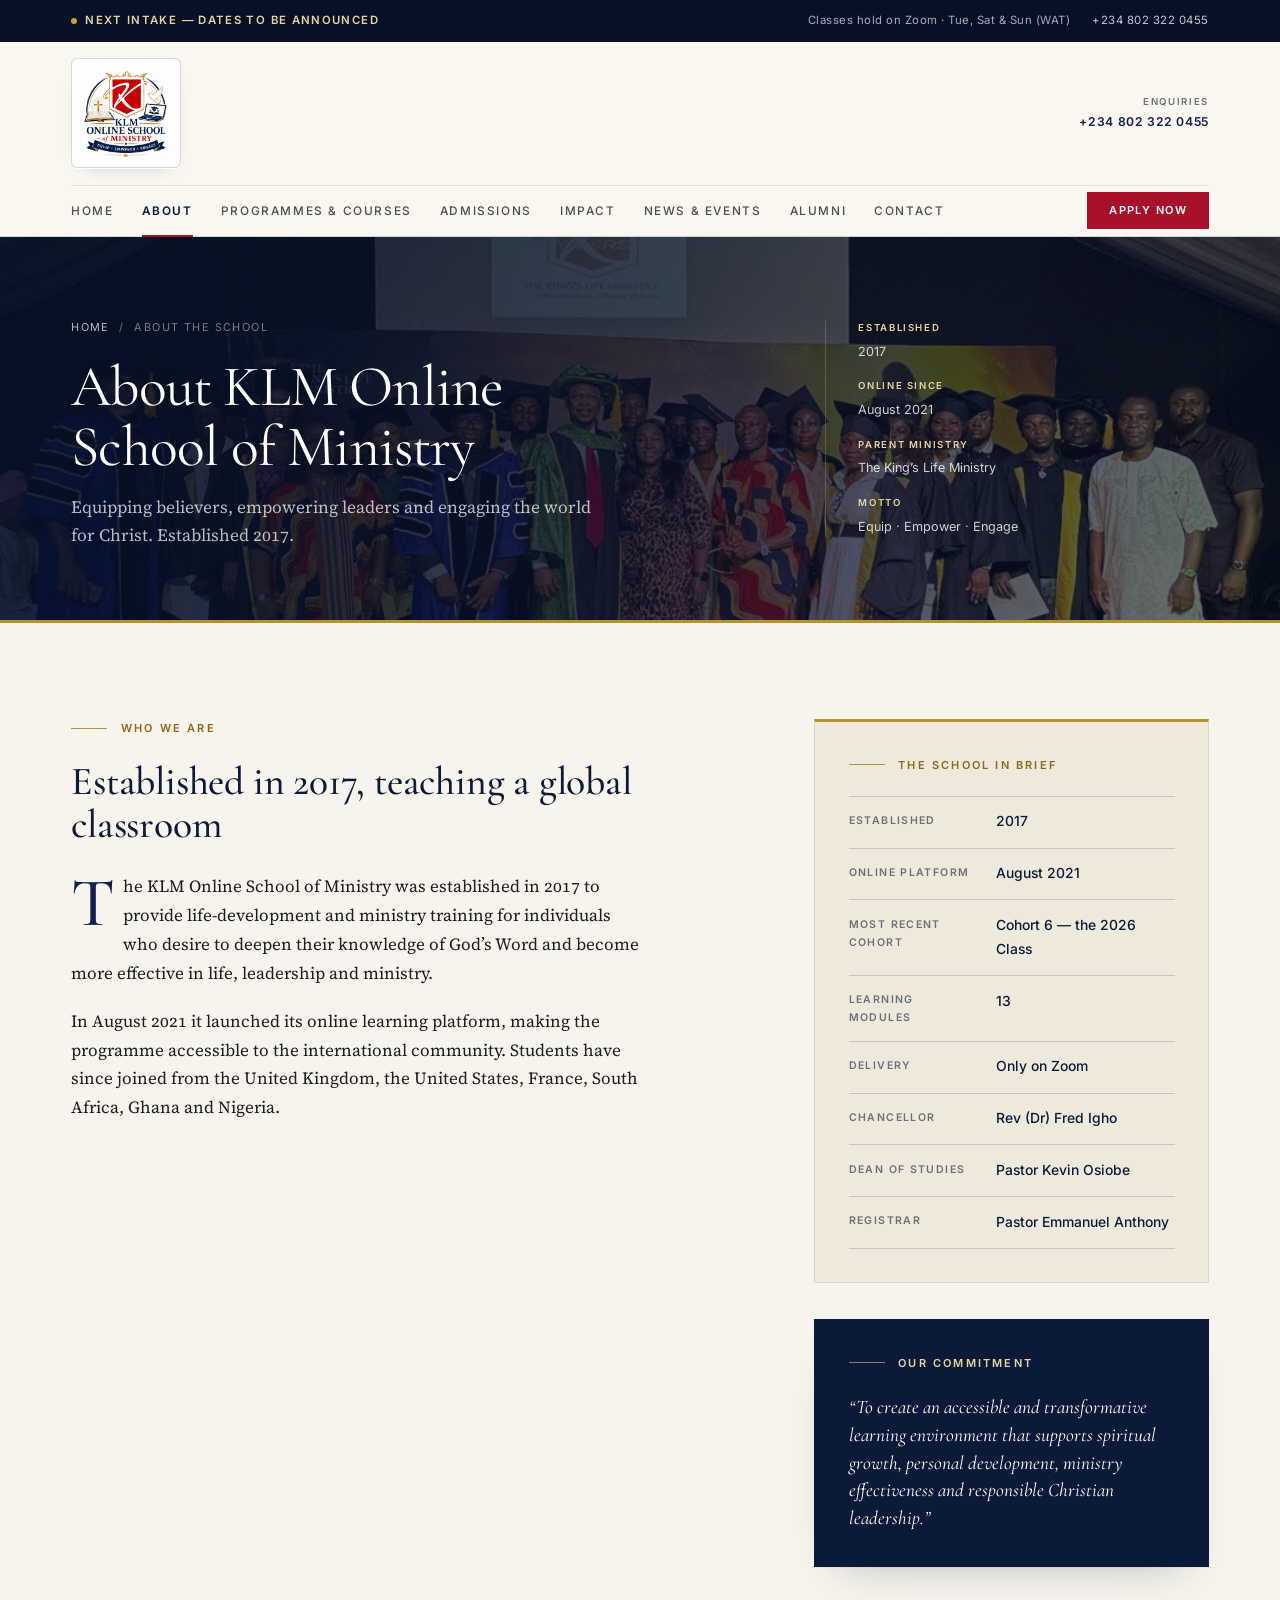
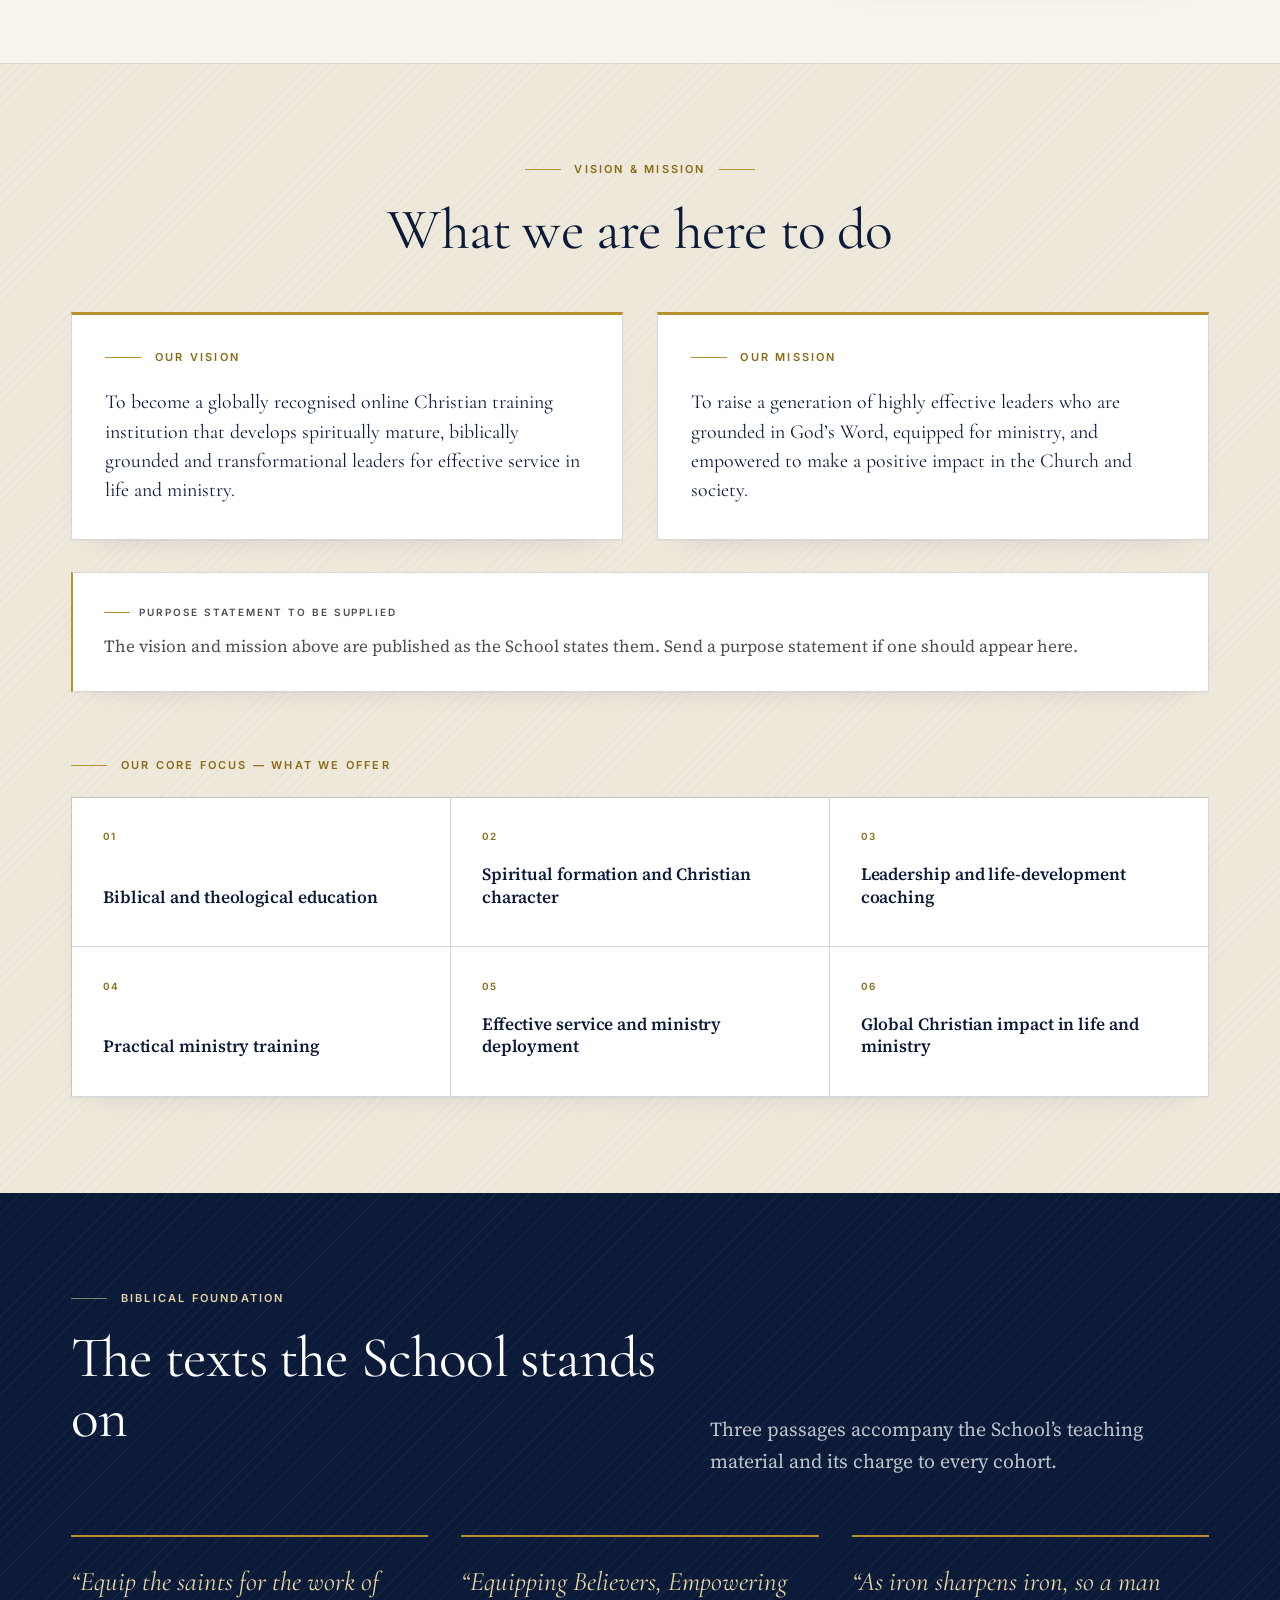
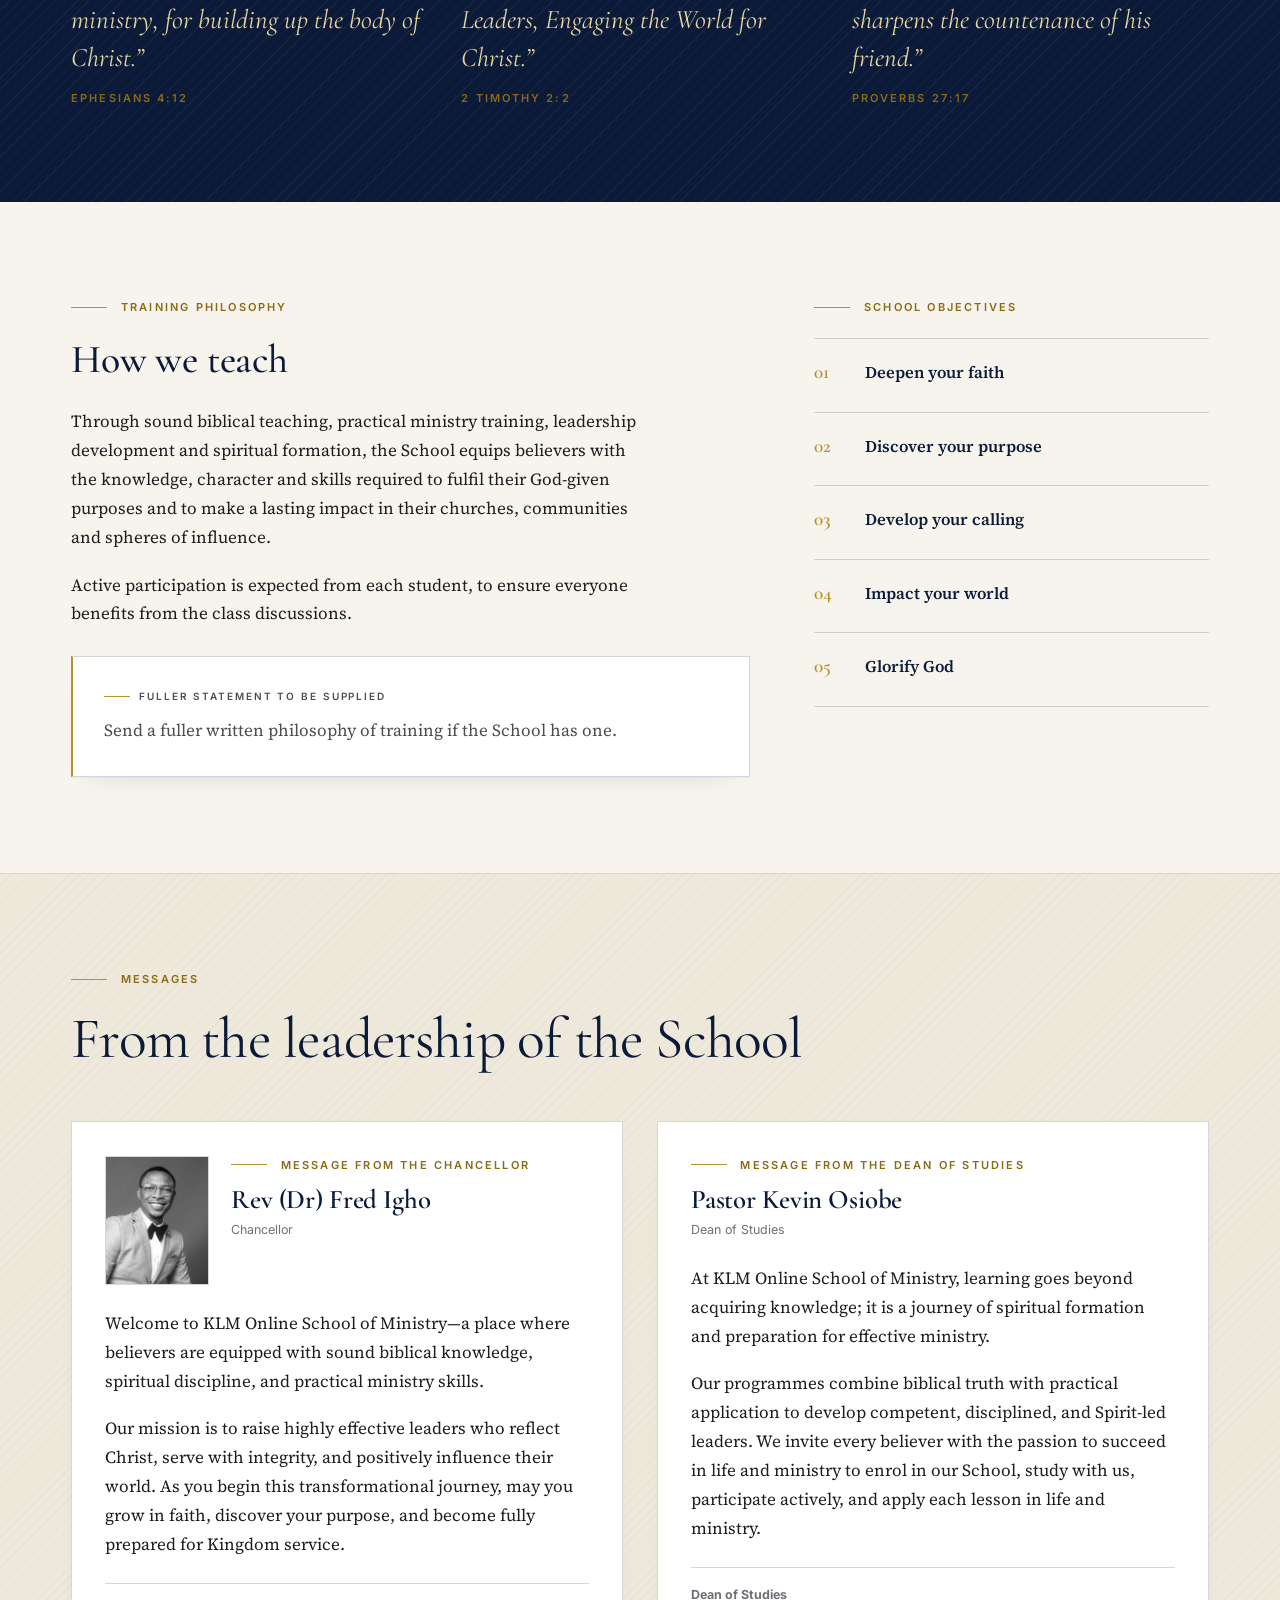
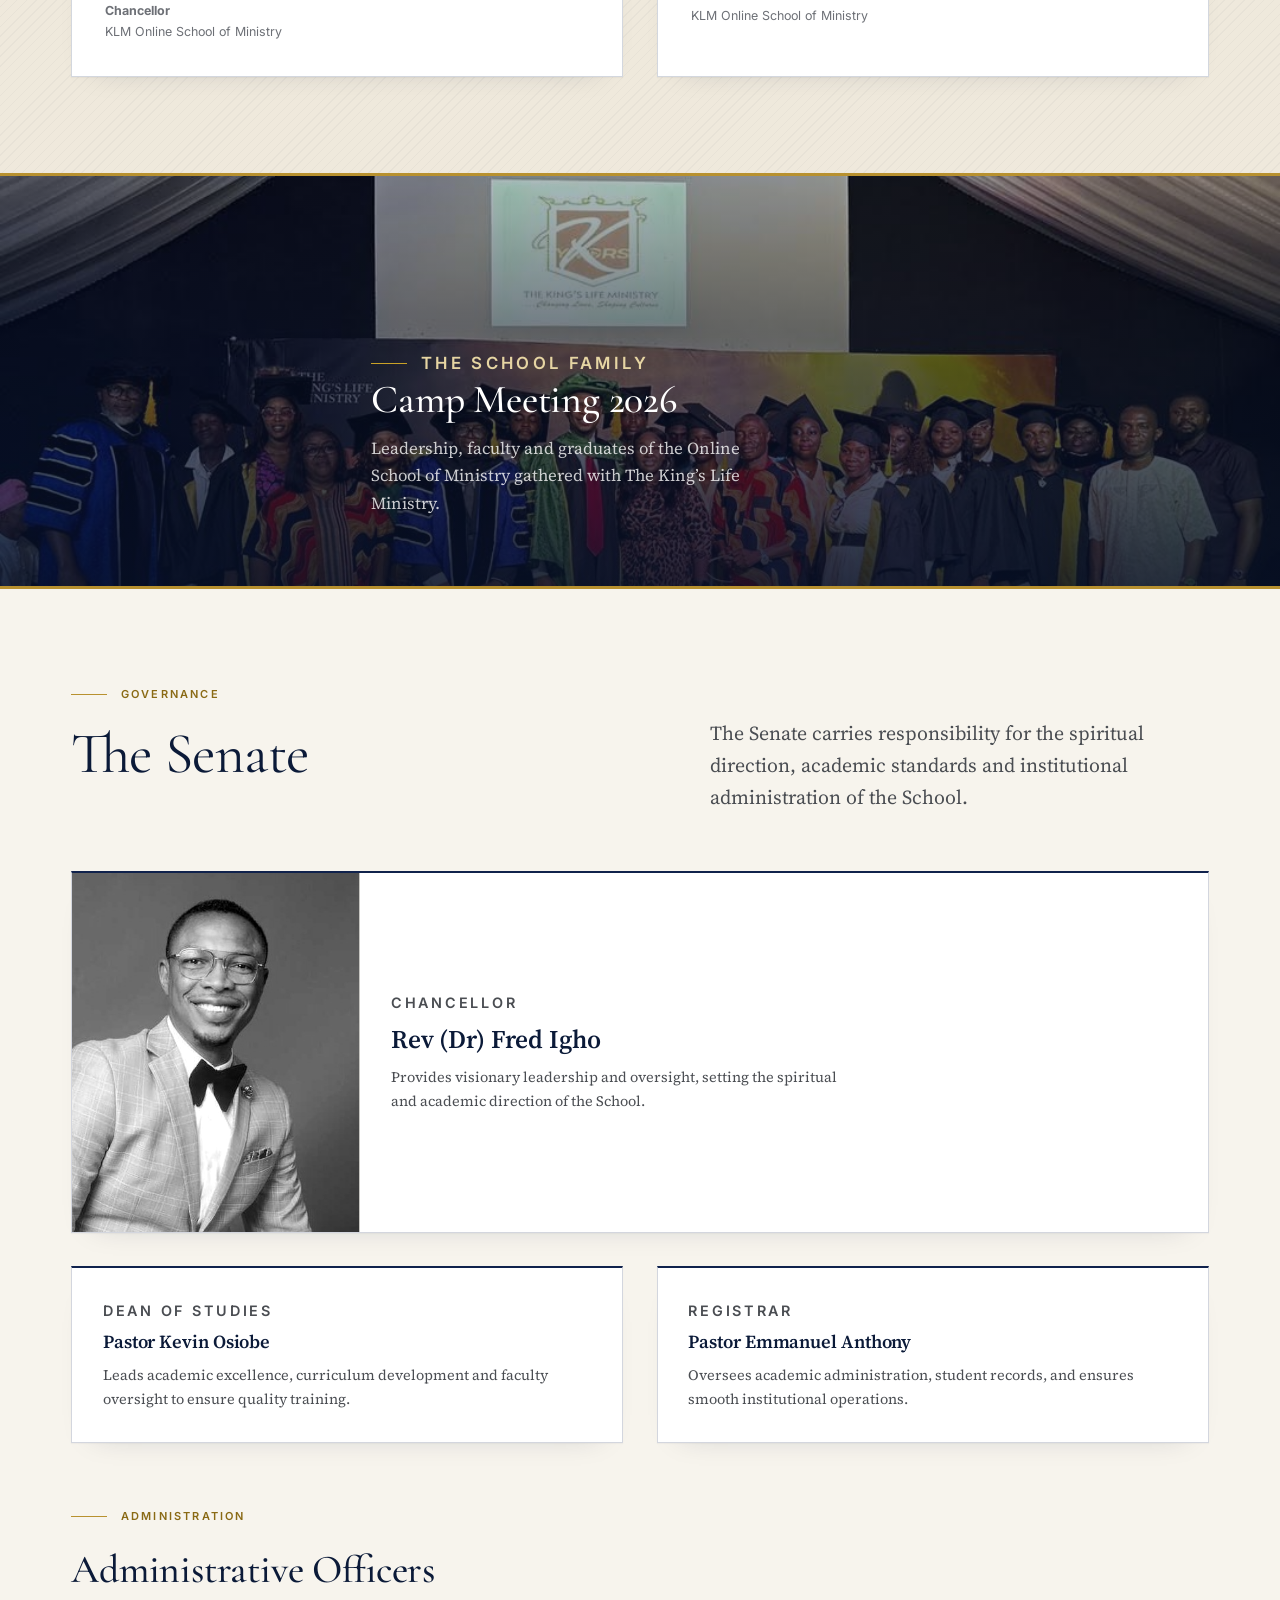
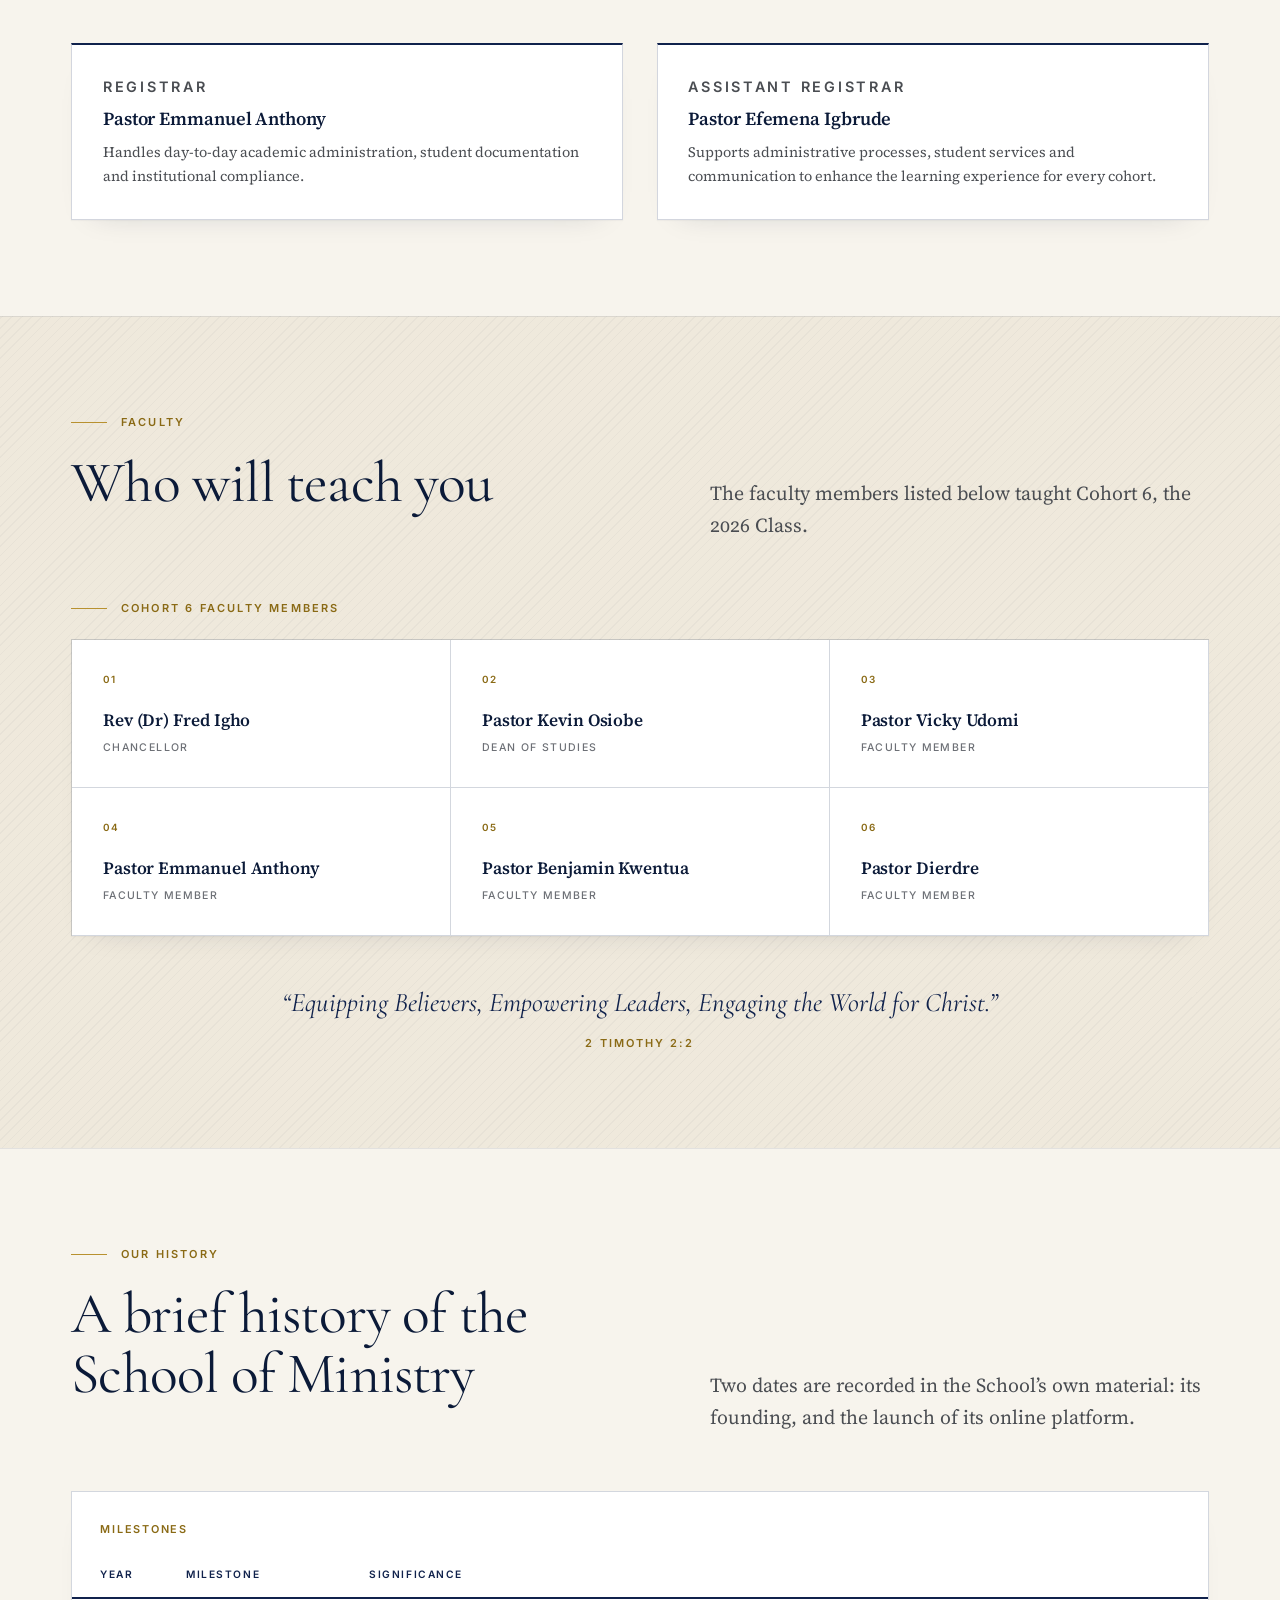
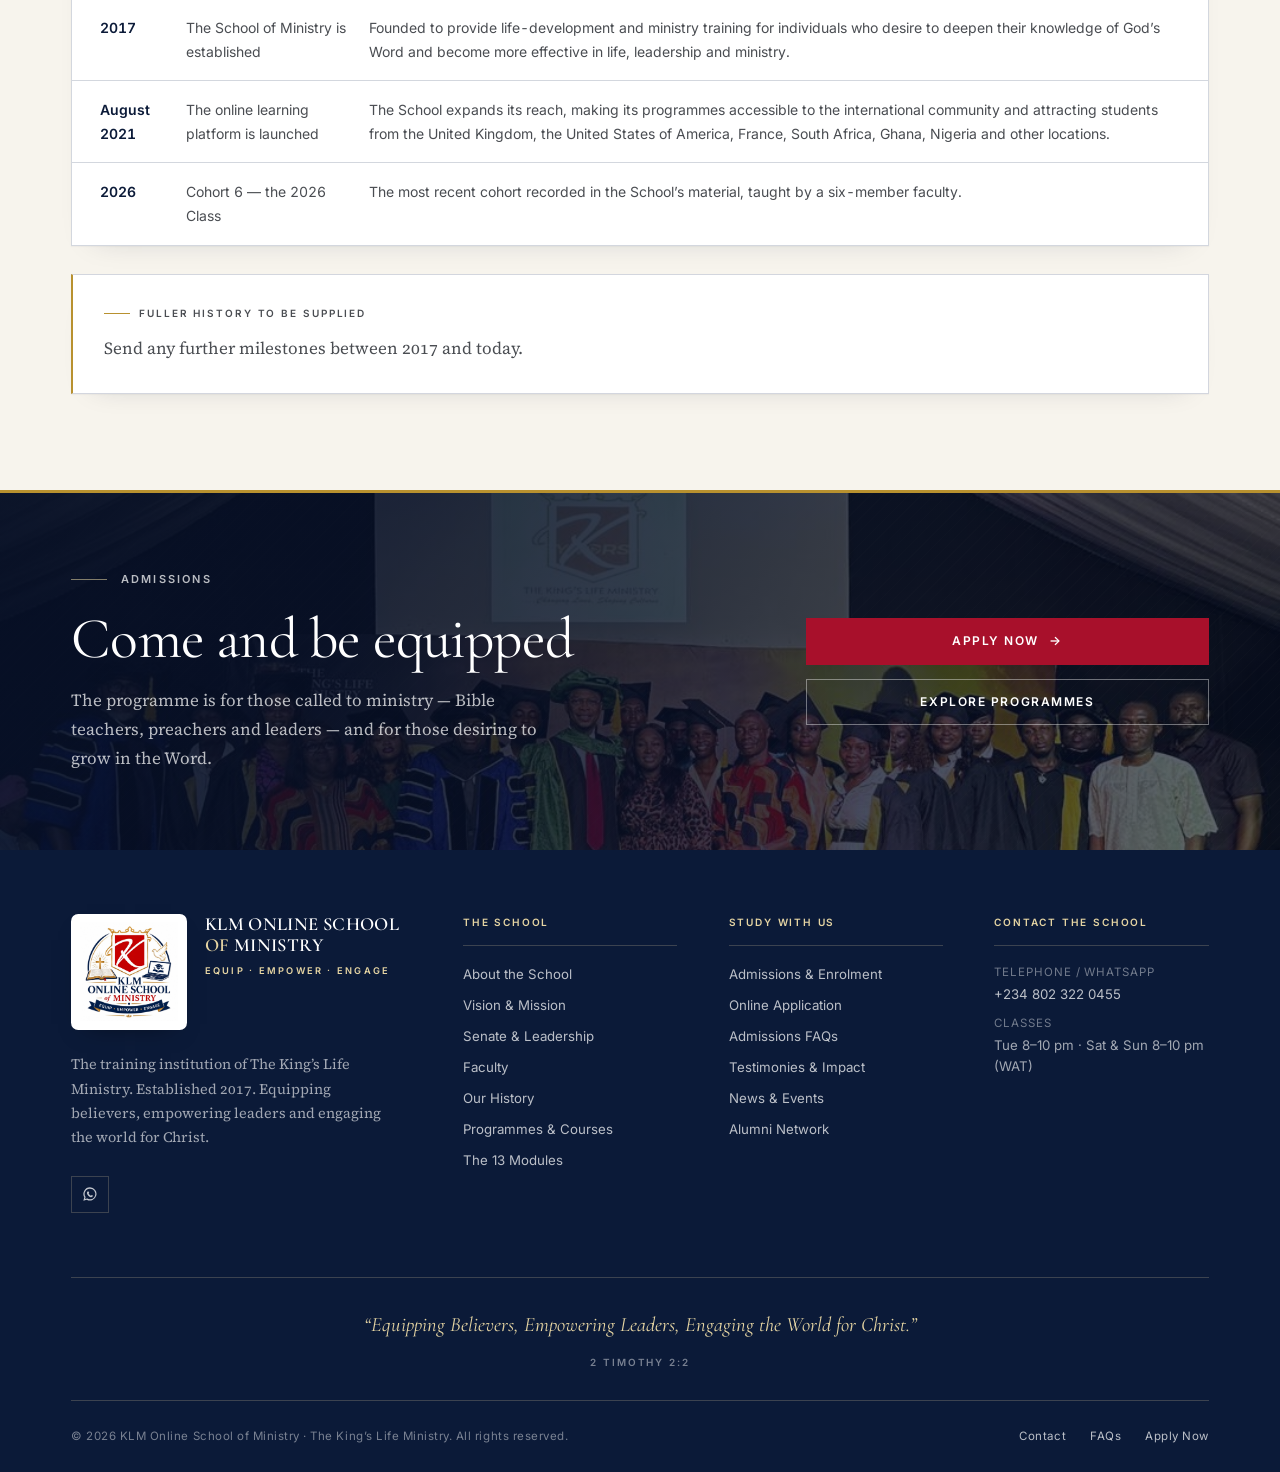
<file: about.html>
<!DOCTYPE html>
<html lang="en" class="no-js">
<head>
<meta charset="utf-8">
<meta name="viewport" content="width=device-width, initial-scale=1">
<title>About the School | KLM Online School of Ministry</title>
<meta name="description" content="Established in 2017. The vision, mission and core focus of the KLM Online School of Ministry, its Senate and administrative officers, the Cohort 6 faculty, and the School's recorded milestones.">
<meta name="theme-color" content="#0b1a38">
<link rel="icon" type="image/png" href="assets/img/crest.png">
<link rel="preconnect" href="https://fonts.googleapis.com">
<link rel="preconnect" href="https://fonts.gstatic.com" crossorigin>
<link href="https://fonts.googleapis.com/css2?family=Cormorant+Garamond:ital,wght@0,400;0,500;0,600;1,300;1,400&family=Inter:wght@400;500;600&family=Source+Serif+4:ital,opsz,wght@0,8..60,300..600;1,8..60,300..600&display=swap" rel="stylesheet">
<link rel="stylesheet" href="assets/css/main.css?v=20260918f">
</head>
<body>
<a class="skip-link" href="#main">Skip to main content</a>

<div class="utility">
  <div class="shell utility__inner">
    <p class="utility__flag" style="margin:0"><span class="utility__dot" aria-hidden="true"></span> Next intake &mdash; dates to be announced</p>
    <ul class="utility__list utility__list--secondary">
      <li>Classes hold on Zoom &middot; Tue, Sat &amp; Sun (WAT)</li>
      <li><a href="tel:+2348023220455">+234 802 322 0455</a></li>
    </ul>
  </div>
</div>

<header class="masthead" data-masthead>
  <div class="shell">
    <div class="masthead__top">
      <a class="wordmark" href="index.html">
        <img class="wordmark__crest" src="assets/img/crest.png" alt="KLM Online School of Ministry" width="1254" height="1254">
        <span class="wordmark__text">
          <span class="wordmark__name">KLM Online School <em>of</em> Ministry</span>
          <span class="wordmark__sub">Equip &middot; Empower &middot; Engage</span>
        </span>
      </a>
      <div class="masthead__actions">
        <p class="masthead__phone" style="margin:0">
          <span>Enquiries</span>
          <strong>+234 802 322 0455</strong>
        </p>
        <button class="burger" type="button" data-burger aria-expanded="false" aria-controls="primary-nav" aria-label="Open main menu"><span></span></button>
      </div>
    </div>
    <nav class="nav" id="primary-nav" data-nav aria-label="Main">
      <ul class="nav__list">
        <li><a class="nav__link" href="index.html">Home</a></li>
        <li><a class="nav__link" href="about.html" aria-current="page">About</a></li>
        <li><a class="nav__link" href="programmes.html">Programmes &amp; Courses</a></li>
        <li><a class="nav__link" href="admissions.html">Admissions</a></li>
        <li><a class="nav__link" href="impact.html">Impact</a></li>
        <li><a class="nav__link" href="news.html">News &amp; Events</a></li>
        <li><a class="nav__link" href="alumni.html">Alumni</a></li>
        <li><a class="nav__link" href="contact.html">Contact</a></li>
        <li class="nav__spacer nav__cta"><a class="btn btn--primary btn--sm" href="admissions.html#apply">Apply Now</a></li>
      </ul>
    </nav>
  </div>
</header>

<main id="main">

  <!-- ============================== PAGE HEAD ============================== -->
  <section class="pagehead">
    <div class="pagehead__photo" aria-hidden="true">
      <img src="assets/img/camp-meeting-hero.jpg" alt="" width="1080" height="534">
    </div>
    <div class="shell pagehead__inner">
      <div>
        <nav class="breadcrumb" aria-label="Breadcrumb">
          <a href="index.html">Home</a><span aria-hidden="true">/</span>About the School
        </nav>
        <h1 class="display-lg">About KLM Online<br>School of Ministry</h1>
        <p class="pagehead__lede">Equipping believers, empowering leaders and engaging the world for Christ. Established 2017.</p>
      </div>
      <dl class="pagehead__aside">
        <dt>Established</dt>
        <dd>2017</dd>
        <dt>Online since</dt>
        <dd>August 2021</dd>
        <dt>Parent ministry</dt>
        <dd>The King&rsquo;s Life Ministry</dd>
        <dt>Motto</dt>
        <dd>Equip &middot; Empower &middot; Engage</dd>
      </dl>
    </div>
  </section>

  <!-- ============================== IDENTITY ============================== -->
  <section class="section section--paper" id="identity">
    <div class="shell">
      <div class="grid grid--sidebar">
        <div class="reveal">
          <p class="eyebrow">Who We Are</p>
          <h2 class="display-md">Established in 2017, teaching a global classroom</h2>
          <div class="prose stack" style="margin-top:1.6rem">
            <p class="dropcap">The KLM Online School of Ministry was established in 2017 to provide life-development and ministry training for individuals who desire to deepen their knowledge of God&rsquo;s Word and become more effective in life, leadership and ministry.</p>
            <p>In August 2021 it launched its online learning platform, making the programme accessible to the international community. Students have since joined from the United Kingdom, the United States, France, South Africa, Ghana and Nigeria.</p>
          </div>
        </div>

        <aside class="stack-lg reveal" data-reveal-delay="100">
          <div class="panel panel--ivory panel--accent">
            <p class="eyebrow">The School in Brief</p>
            <dl class="deflist">
              <div><dt>Established</dt><dd>2017</dd></div>
              <div><dt>Online platform</dt><dd>August 2021</dd></div>
              <div><dt>Most recent cohort</dt><dd>Cohort 6 &mdash; the 2026 Class</dd></div>
              <div><dt>Learning modules</dt><dd>13</dd></div>
              <div><dt>Delivery</dt><dd>Only on Zoom</dd></div>
              <div><dt>Chancellor</dt><dd>Rev (Dr) Fred Igho</dd></div>
              <div><dt>Dean of Studies</dt><dd>Pastor Kevin Osiobe</dd></div>
              <div><dt>Registrar</dt><dd>Pastor Emmanuel Anthony</dd></div>
            </dl>
          </div>
          <div class="panel panel--navy">
            <p class="eyebrow eyebrow--light">Our Commitment</p>
            <p style="font-family:var(--display);font-size:1.2rem;line-height:1.45;color:#fff;font-style:italic">&ldquo;To create an accessible and transformative learning environment that supports spiritual growth, personal development, ministry effectiveness and responsible Christian leadership.&rdquo;</p>
          </div>
        </aside>
      </div>
    </div>
  </section>

  <!-- =========================== VISION & MISSION =========================== -->
  <section class="section section--ivory-dark engraved" id="vision">
    <div class="shell">
      <div class="section-head section-head--center reveal">
        <p class="eyebrow eyebrow--center">Vision &amp; Mission</p>
        <h2 class="display-lg">What we are here to do</h2>
      </div>

      <div class="grid grid--2 reveal" data-reveal-delay="60">
        <article class="panel panel--accent">
          <p class="eyebrow">Our Vision</p>
          <p style="font-family:var(--display);font-size:1.24rem;line-height:1.48;color:var(--navy-800)">To become a globally recognised online Christian training institution that develops spiritually mature, biblically grounded and transformational leaders for effective service in life and ministry.</p>
        </article>
        <article class="panel panel--accent">
          <p class="eyebrow">Our Mission</p>
          <p style="font-family:var(--display);font-size:1.24rem;line-height:1.48;color:var(--navy-800)">To raise a generation of highly effective leaders who are grounded in God&rsquo;s Word, equipped for ministry, and empowered to make a positive impact in the Church and society.</p>
        </article>
      </div>

      <div class="pending reveal" data-reveal-delay="90" style="margin-top:clamp(1.5rem,2.5vw,2rem)">
        <p class="pending__label">Purpose statement to be supplied</p>
        <p>The vision and mission above are published as the School states them. Send a purpose statement if one should appear here.</p>
      </div>

      <!-- Core focus -->
      <div class="reveal" style="margin-top:clamp(2.75rem,5vw,4.25rem)">
        <p class="eyebrow">Our Core Focus &mdash; What We Offer</p>
        <div class="roster">
          <div class="roster__item">
            <span class="roster__index">01</span>
            <h3 class="roster__name">Biblical and theological education</h3>
          </div>
          <div class="roster__item">
            <span class="roster__index">02</span>
            <h3 class="roster__name">Spiritual formation and Christian character</h3>
          </div>
          <div class="roster__item">
            <span class="roster__index">03</span>
            <h3 class="roster__name">Leadership and life-development coaching</h3>
          </div>
          <div class="roster__item">
            <span class="roster__index">04</span>
            <h3 class="roster__name">Practical ministry training</h3>
          </div>
          <div class="roster__item">
            <span class="roster__index">05</span>
            <h3 class="roster__name">Effective service and ministry deployment</h3>
          </div>
          <div class="roster__item">
            <span class="roster__index">06</span>
            <h3 class="roster__name">Global Christian impact in life and ministry</h3>
          </div>
        </div>
      </div>
    </div>
  </section>

  <!-- ========================= BIBLICAL FOUNDATION ========================= -->
  <section class="section section--navy engraved--navy" id="foundation">
    <div class="shell">
      <div class="section-head section-head--split reveal">
        <div>
          <p class="eyebrow eyebrow--light">Biblical Foundation</p>
          <h2 class="display-lg">The texts the School stands on</h2>
        </div>
        <p class="lede">Three passages accompany the School&rsquo;s teaching material and its charge to every cohort.</p>
      </div>

      <div class="grid grid--3 reveal" data-reveal-delay="80">
        <div style="border-top:2px solid var(--gold-500);padding-top:1.65rem">
          <p class="scripture" style="color:var(--gold-200)">&ldquo;Equip the saints for the work of ministry, for building up the body of Christ.&rdquo;<cite>Ephesians 4:12</cite></p>
        </div>
        <div style="border-top:2px solid var(--gold-500);padding-top:1.65rem">
          <p class="scripture" style="color:var(--gold-200)">&ldquo;Equipping Believers, Empowering Leaders, Engaging the World for Christ.&rdquo;<cite>2 Timothy 2:2</cite></p>
        </div>
        <div style="border-top:2px solid var(--gold-500);padding-top:1.65rem">
          <p class="scripture" style="color:var(--gold-200)">&ldquo;As iron sharpens iron, so a man sharpens the countenance of his friend.&rdquo;<cite>Proverbs 27:17</cite></p>
        </div>
      </div>
    </div>
  </section>

  <!-- ====================== PHILOSOPHY & OBJECTIVES ====================== -->
  <section class="section section--paper" id="philosophy">
    <div class="shell">
      <div class="grid grid--sidebar">
        <div class="reveal">
          <p class="eyebrow">Training Philosophy</p>
          <h2 class="display-md">How we teach</h2>
          <div class="prose stack" style="margin-top:1.6rem">
            <p>Through sound biblical teaching, practical ministry training, leadership development and spiritual formation, the School equips believers with the knowledge, character and skills required to fulfil their God-given purposes and to make a lasting impact in their churches, communities and spheres of influence.</p>
            <p>Active participation is expected from each student, to ensure everyone benefits from the class discussions.</p>
          </div>
          <div class="pending" style="margin-top:1.75rem">
            <p class="pending__label">Fuller statement to be supplied</p>
            <p>Send a fuller written philosophy of training if the School has one.</p>
          </div>
        </div>

        <aside class="reveal" data-reveal-delay="100">
          <p class="eyebrow">School Objectives</p>
          <ol class="numbered">
            <li><strong>Deepen your faith</strong></li>
            <li><strong>Discover your purpose</strong></li>
            <li><strong>Develop your calling</strong></li>
            <li><strong>Impact your world</strong></li>
            <li><strong>Glorify God</strong></li>
          </ol>
        </aside>
      </div>
    </div>
  </section>

  <!-- =========================== MESSAGES =========================== -->
  <section class="section section--ivory-dark engraved" id="messages">
    <div class="shell">
      <div class="section-head reveal">
        <p class="eyebrow">Messages</p>
        <h2 class="display-lg">From the leadership of the School</h2>
      </div>

      <div class="grid grid--2 reveal" data-reveal-delay="60">
        <article class="panel">
          <div style="display:flex;gap:1.35rem;align-items:flex-start;margin-bottom:1.5rem">
            <img src="assets/img/leader-igho.jpg" alt="Rev (Dr) Fred Igho, Chancellor of the KLM Online School of Ministry" width="424" height="530" style="width:6.5rem;height:auto;flex:none;border:1px solid var(--line);filter:grayscale(1)">
            <div>
              <p class="eyebrow" style="margin-bottom:.6rem">Message from the Chancellor</p>
              <h3 class="display-sm" style="margin-bottom:.25rem">Rev (Dr) Fred Igho</h3>
              <p class="small-print" style="margin:0">Chancellor</p>
            </div>
          </div>
          <div class="prose stack">
            <p>Welcome to KLM Online School of Ministry&mdash;a place where believers are equipped with sound biblical knowledge, spiritual discipline, and practical ministry skills.</p>
            <p>Our mission is to raise highly effective leaders who reflect Christ, serve with integrity, and positively influence their world. As you begin this transformational journey, may you grow in faith, discover your purpose, and become fully prepared for Kingdom service.</p>
          </div>
          <p class="small-print" style="margin-top:1.5rem;border-top:1px solid var(--line);padding-top:1.1rem"><strong>Chancellor</strong><br>KLM Online School of Ministry</p>
        </article>

        <article class="panel">
          <div style="margin-bottom:1.5rem">
            <p class="eyebrow" style="margin-bottom:.6rem">Message from the Dean of Studies</p>
            <h3 class="display-sm" style="margin-bottom:.25rem">Pastor Kevin Osiobe</h3>
            <p class="small-print" style="margin:0">Dean of Studies</p>
          </div>
          <div class="prose stack">
            <p>At KLM Online School of Ministry, learning goes beyond acquiring knowledge; it is a journey of spiritual formation and preparation for effective ministry.</p>
            <p>Our programmes combine biblical truth with practical application to develop competent, disciplined, and Spirit-led leaders. We invite every believer with the passion to succeed in life and ministry to enrol in our School, study with us, participate actively, and apply each lesson in life and ministry.</p>
          </div>
          <p class="small-print" style="margin-top:1.5rem;border-top:1px solid var(--line);padding-top:1.1rem"><strong>Dean of Studies</strong><br>KLM Online School of Ministry</p>
        </article>
      </div>
    </div>
  </section>

  <section class="photo-band" aria-label="Camp Meeting 2026">
    <div class="photo-band__media" aria-hidden="true">
      <img src="assets/img/camp-meeting-2026.jpg" alt="" width="1080" height="624" loading="lazy">
    </div>
    <div class="photo-band__veil" aria-hidden="true"></div>
    <div class="shell photo-band__content reveal">
      <p class="eyebrow eyebrow--light">The School Family</p>
      <h2 class="display-md">Camp Meeting 2026</h2>
      <p>Leadership, faculty and graduates of the Online School of Ministry gathered with The King&rsquo;s Life Ministry.</p>
    </div>
  </section>

  <!-- ============================= LEADERSHIP ============================= -->
  <section class="section section--paper" id="leadership">
    <div class="shell">
      <div class="section-head section-head--split reveal">
        <div>
          <p class="eyebrow">Governance</p>
          <h2 class="display-lg">The Senate</h2>
        </div>
        <p class="lede">The Senate carries responsibility for the spiritual direction, academic standards and institutional administration of the School.</p>
      </div>

      <div class="grid reveal" data-reveal-delay="60">
        <article class="person person--wide">
          <div class="person__portrait">
            <img src="assets/img/leader-igho.jpg" alt="Rev (Dr) Fred Igho" width="424" height="530">
          </div>
          <div class="person__body">
            <p class="person__role">Chancellor</p>
            <h3 class="person__name">Rev (Dr) Fred Igho</h3>
            <p>Provides visionary leadership and oversight, setting the spiritual and academic direction of the School.</p>
          </div>
        </article>
        <div class="grid grid--2">
          <article class="person">
            <p class="person__role">Dean of Studies</p>
            <h3 class="person__name">Pastor Kevin Osiobe</h3>
            <p>Leads academic excellence, curriculum development and faculty oversight to ensure quality training.</p>
          </article>
          <article class="person">
            <p class="person__role">Registrar</p>
            <h3 class="person__name">Pastor Emmanuel Anthony</h3>
            <p>Oversees academic administration, student records, and ensures smooth institutional operations.</p>
          </article>
        </div>
      </div>

      <div class="reveal" style="margin-top:clamp(2.75rem,5vw,4.25rem)">
        <div class="section-head">
          <p class="eyebrow">Administration</p>
          <h2 class="display-md">Administrative Officers</h2>
        </div>
        <div class="grid grid--2">
          <article class="person">
            <p class="person__role">Registrar</p>
            <h3 class="person__name">Pastor Emmanuel Anthony</h3>
            <p>Handles day-to-day academic administration, student documentation and institutional compliance.</p>
          </article>
          <article class="person">
            <p class="person__role">Assistant Registrar</p>
            <h3 class="person__name">Pastor Efemena Igbrude</h3>
            <p>Supports administrative processes, student services and communication to enhance the learning experience for every cohort.</p>
          </article>
        </div>
      </div>
    </div>
  </section>

  <!-- ============================== FACULTY ============================== -->
  <section class="section section--ivory-dark engraved" id="faculty">
    <div class="shell">
      <div class="section-head section-head--split reveal">
        <div>
          <p class="eyebrow">Faculty</p>
          <h2 class="display-lg">Who will teach you</h2>
        </div>
        <p class="lede">The faculty members listed below taught Cohort 6, the 2026 Class.</p>
      </div>

      <div class="reveal" data-reveal-delay="60">
        <p class="eyebrow">Cohort 6 Faculty Members</p>
        <div class="roster">
          <div class="roster__item">
            <span class="roster__index">01</span>
            <h3 class="roster__name">Rev (Dr) Fred Igho</h3>
            <p class="roster__role">Chancellor</p>
          </div>
          <div class="roster__item">
            <span class="roster__index">02</span>
            <h3 class="roster__name">Pastor Kevin Osiobe</h3>
            <p class="roster__role">Dean of Studies</p>
          </div>
          <div class="roster__item">
            <span class="roster__index">03</span>
            <h3 class="roster__name">Pastor Vicky Udomi</h3>
            <p class="roster__role">Faculty Member</p>
          </div>
          <div class="roster__item">
            <span class="roster__index">04</span>
            <h3 class="roster__name">Pastor Emmanuel Anthony</h3>
            <p class="roster__role">Faculty Member</p>
          </div>
          <div class="roster__item">
            <span class="roster__index">05</span>
            <h3 class="roster__name">Pastor Benjamin Kwentua</h3>
            <p class="roster__role">Faculty Member</p>
          </div>
          <div class="roster__item">
            <span class="roster__index">06</span>
            <h3 class="roster__name">Pastor Dierdre</h3>
            <p class="roster__role">Faculty Member</p>
          </div>
        </div>
        <p class="scripture text-center" style="margin-top:clamp(2rem,4vw,3rem)">&ldquo;Equipping Believers, Empowering Leaders, Engaging the World for Christ.&rdquo;<cite>2 Timothy 2:2</cite></p>
      </div>
    </div>
  </section>

  <!-- ============================== HISTORY ============================== -->
  <section class="section section--paper" id="history">
    <div class="shell">
      <div class="section-head section-head--split reveal">
        <div>
          <p class="eyebrow">Our History</p>
          <h2 class="display-lg">A brief history of the School of Ministry</h2>
        </div>
        <p class="lede">Two dates are recorded in the School&rsquo;s own material: its founding, and the launch of its online platform.</p>
      </div>

      <div class="reveal" data-reveal-delay="60">
        <div class="table-wrap table-wrap--plate">
          <table class="table">
            <caption>Milestones</caption>
            <thead>
              <tr><th scope="col">Year</th><th scope="col">Milestone</th><th scope="col">Significance</th></tr>
            </thead>
            <tbody>
              <tr>
                <td>2017</td>
                <td>The School of Ministry is established</td>
                <td>Founded to provide life-development and ministry training for individuals who desire to deepen their knowledge of God&rsquo;s Word and become more effective in life, leadership and ministry.</td>
              </tr>
              <tr>
                <td>August 2021</td>
                <td>The online learning platform is launched</td>
                <td>The School expands its reach, making its programmes accessible to the international community and attracting students from the United Kingdom, the United States of America, France, South Africa, Ghana, Nigeria and other locations.</td>
              </tr>
              <tr>
                <td>2026</td>
                <td>Cohort 6 &mdash; the 2026 Class</td>
                <td>The most recent cohort recorded in the School&rsquo;s material, taught by a six-member faculty.</td>
              </tr>
            </tbody>
          </table>
        </div>

        <div class="pending" style="margin-top:1.75rem">
          <p class="pending__label">Fuller history to be supplied</p>
          <p>Send any further milestones between 2017 and today.</p>
        </div>
      </div>
    </div>
  </section>

  <!-- ================================ CTA ================================ -->
  <section class="cta">
    <div class="cta__photo" aria-hidden="true">
      <img src="assets/img/camp-meeting-2026.jpg" alt="" width="1080" height="624" loading="lazy">
    </div>
    <div class="shell cta__inner">
      <div>
        <p class="eyebrow eyebrow--light">Admissions</p>
        <h2 class="display-lg">Come and be equipped</h2>
        <p>The programme is for those called to ministry &mdash; Bible teachers, preachers and leaders &mdash; and for those desiring to grow in the Word.</p>
      </div>
      <div class="cta__actions">
        <a class="btn btn--primary btn--wide" href="admissions.html#apply">Apply Now <span class="btn__arrow" aria-hidden="true">&rarr;</span></a>
        <a class="btn btn--ghost-light btn--wide" href="programmes.html">Explore Programmes</a>
      </div>
    </div>
  </section>

</main>

<footer class="footer">
  <div class="shell">
    <div class="footer__top">
      <div>
        <div class="footer__brand">
          <img class="footer__crest" src="assets/img/crest.png" alt="" aria-hidden="true">
          <div>
            <div class="footer__brandname">KLM Online School <em style="font-style:normal;color:var(--gold-200)">of</em> Ministry</div>
            <div class="footer__brandsub">Equip &middot; Empower &middot; Engage</div>
          </div>
        </div>
        <p class="footer__blurb">The training institution of The King&rsquo;s Life Ministry. Established 2017. Equipping believers, empowering leaders and engaging the world for Christ.</p>
        <ul class="socials">
          <li><a href="https://wa.me/2348023220455" target="_blank" rel="noopener" aria-label="WhatsApp the School of Ministry"><svg viewBox="0 0 24 24" aria-hidden="true"><path d="M12 2a9.9 9.9 0 00-8.5 15L2 22l5.1-1.4A9.9 9.9 0 1012 2zm0 18a8 8 0 01-4.1-1.1l-.3-.2-3 .8.8-2.9-.2-.3A8 8 0 1112 20zm4.5-5.7c-.2-.1-1.4-.7-1.6-.8-.2-.1-.4-.1-.5.1l-.7.9c-.1.2-.3.2-.5.1a6.5 6.5 0 01-3.2-2.8c-.1-.2 0-.3.1-.5l.6-.7c.1-.2.1-.3 0-.5l-.7-1.7c-.1-.3-.3-.3-.5-.3h-.5c-.2 0-.5.1-.7.3-.7.7-1 1.6-.9 2.5.3 2.4 3.3 5.4 5.7 5.9.9.2 1.8-.1 2.5-.7.2-.2.3-.5.3-.8v-.4c0-.2-.1-.3-.2-.4z"/></svg></a></li>
        </ul>
      </div>

      <div>
        <p class="footer__coltitle">The School</p>
        <ul class="footer__list">
          <li><a href="about.html">About the School</a></li>
          <li><a href="about.html#vision">Vision &amp; Mission</a></li>
          <li><a href="about.html#leadership">Senate &amp; Leadership</a></li>
          <li><a href="about.html#faculty">Faculty</a></li>
          <li><a href="about.html#history">Our History</a></li>
          <li><a href="programmes.html">Programmes &amp; Courses</a></li>
          <li><a href="programmes.html#modules">The 13 Modules</a></li>
        </ul>
      </div>

      <div>
        <p class="footer__coltitle">Study With Us</p>
        <ul class="footer__list">
          <li><a href="admissions.html">Admissions &amp; Enrolment</a></li>
          <li><a href="admissions.html#apply">Online Application</a></li>
          <li><a href="admissions.html#faq">Admissions FAQs</a></li>
          <li><a href="impact.html">Testimonies &amp; Impact</a></li>
          <li><a href="news.html">News &amp; Events</a></li>
          <li><a href="alumni.html">Alumni Network</a></li>
        </ul>
      </div>

      <div>
        <p class="footer__coltitle">Contact the School</p>
        <ul class="footer__list">
          <li><span>Telephone / WhatsApp</span><a href="tel:+2348023220455">+234 802 322 0455</a></li>
          <li><span>Classes</span>Tue 8&ndash;10 pm &middot; Sat &amp; Sun 8&ndash;10 pm (WAT)</li>
        </ul>
      </div>
    </div>

    <div class="footer__scripture">
      <p>&ldquo;Equipping Believers, Empowering Leaders, Engaging the World for Christ.&rdquo;</p>
      <cite>2 Timothy 2:2</cite>
    </div>

    <div class="footer__base">
      <p style="margin:0">&copy; <span data-year>2026</span> KLM Online School of Ministry &middot; The King&rsquo;s Life Ministry. All rights reserved.</p>
      <ul>
        <li><a href="contact.html">Contact</a></li>
        <li><a href="contact.html#faq">FAQs</a></li>
        <li><a href="admissions.html#apply">Apply Now</a></li>
      </ul>
    </div>
  </div>
</footer>

<button class="totop" type="button" data-totop aria-label="Back to top"><span aria-hidden="true">&uarr;</span></button>

<script src="assets/js/main.js" defer></script>
</body>
</html>
</file>
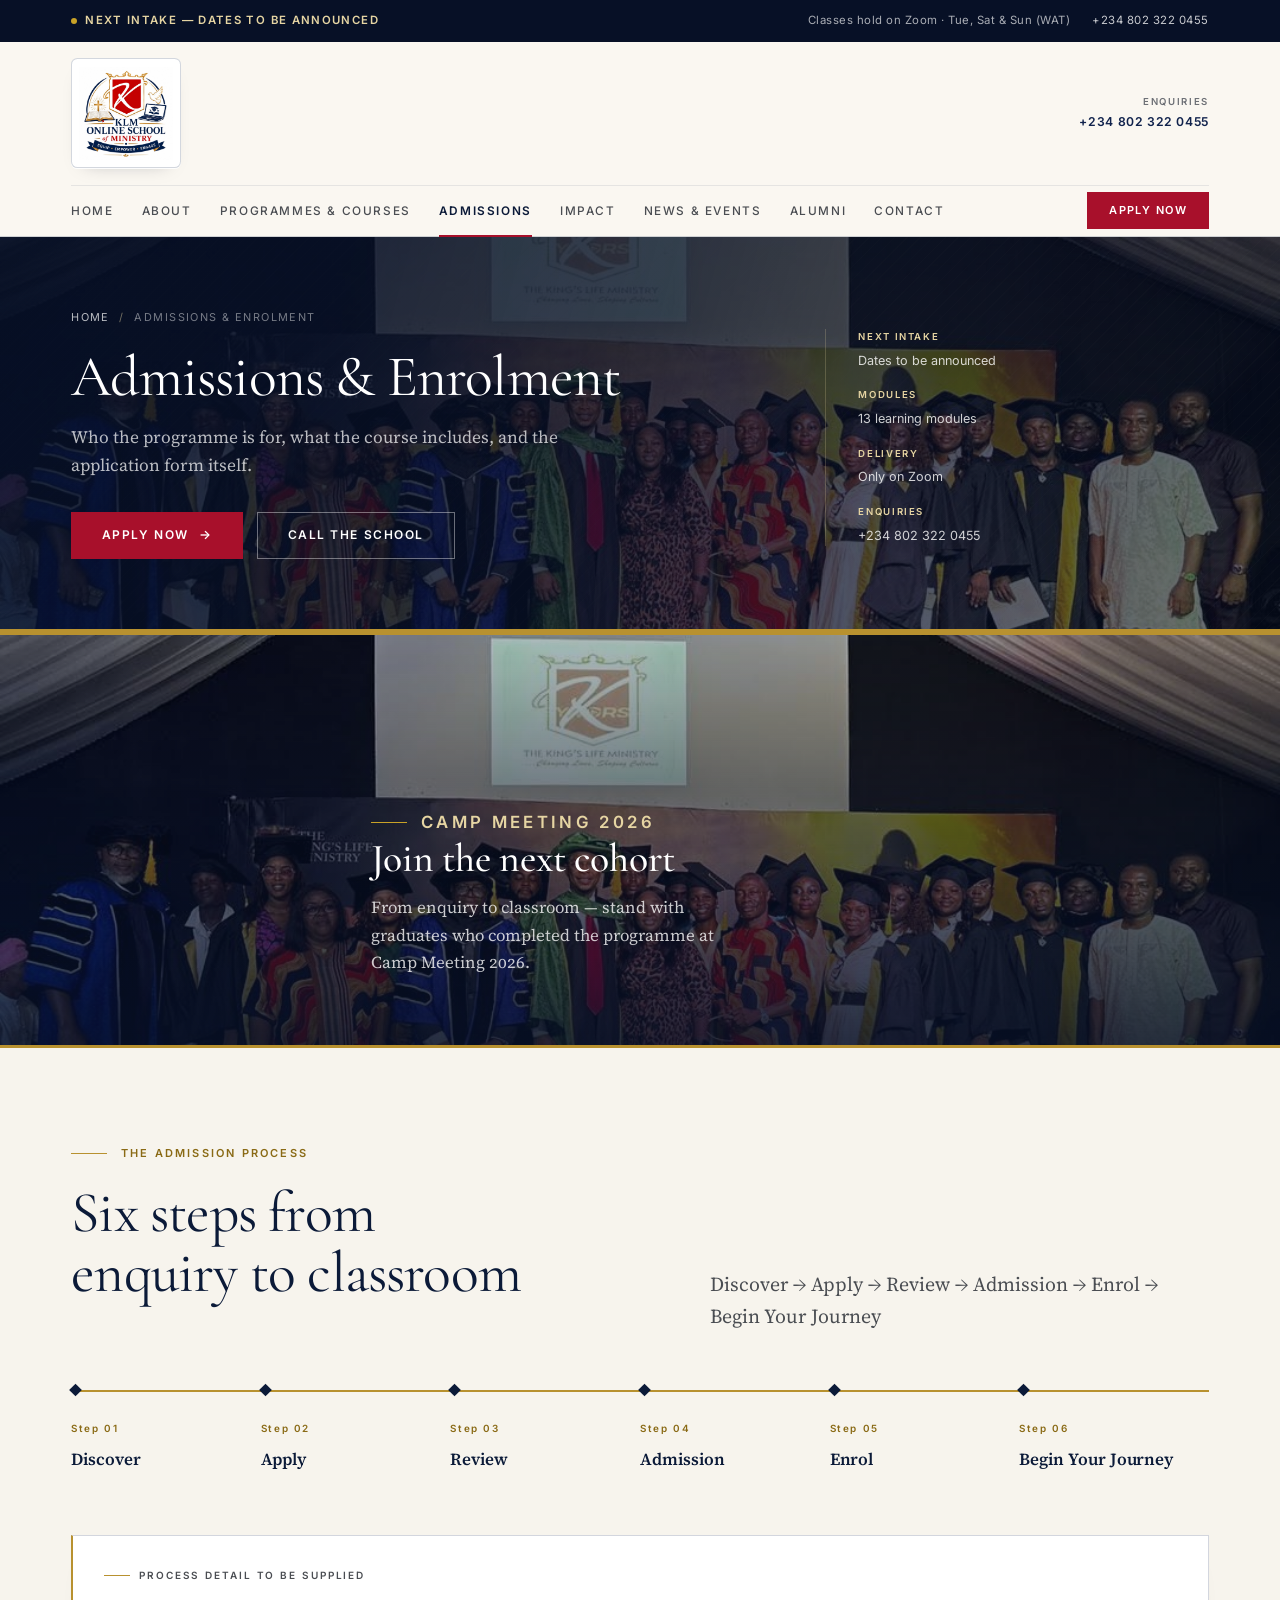
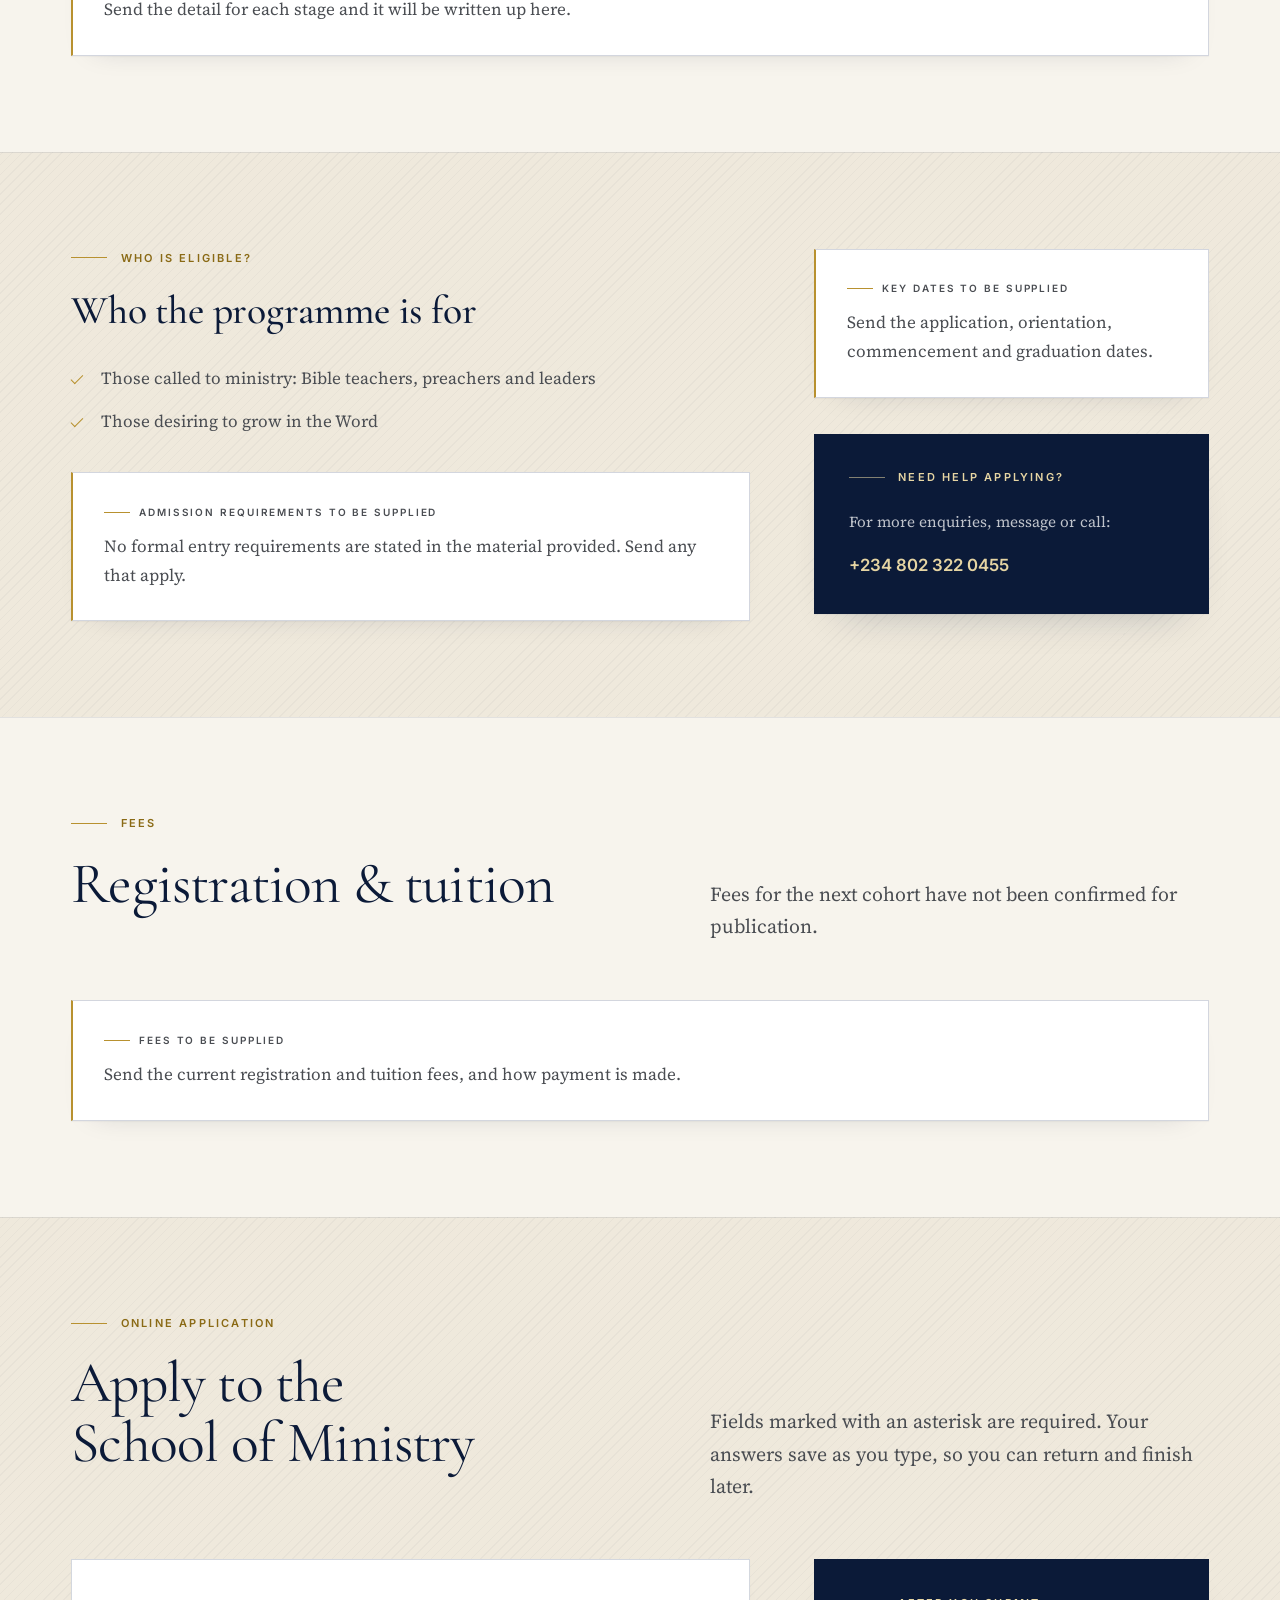
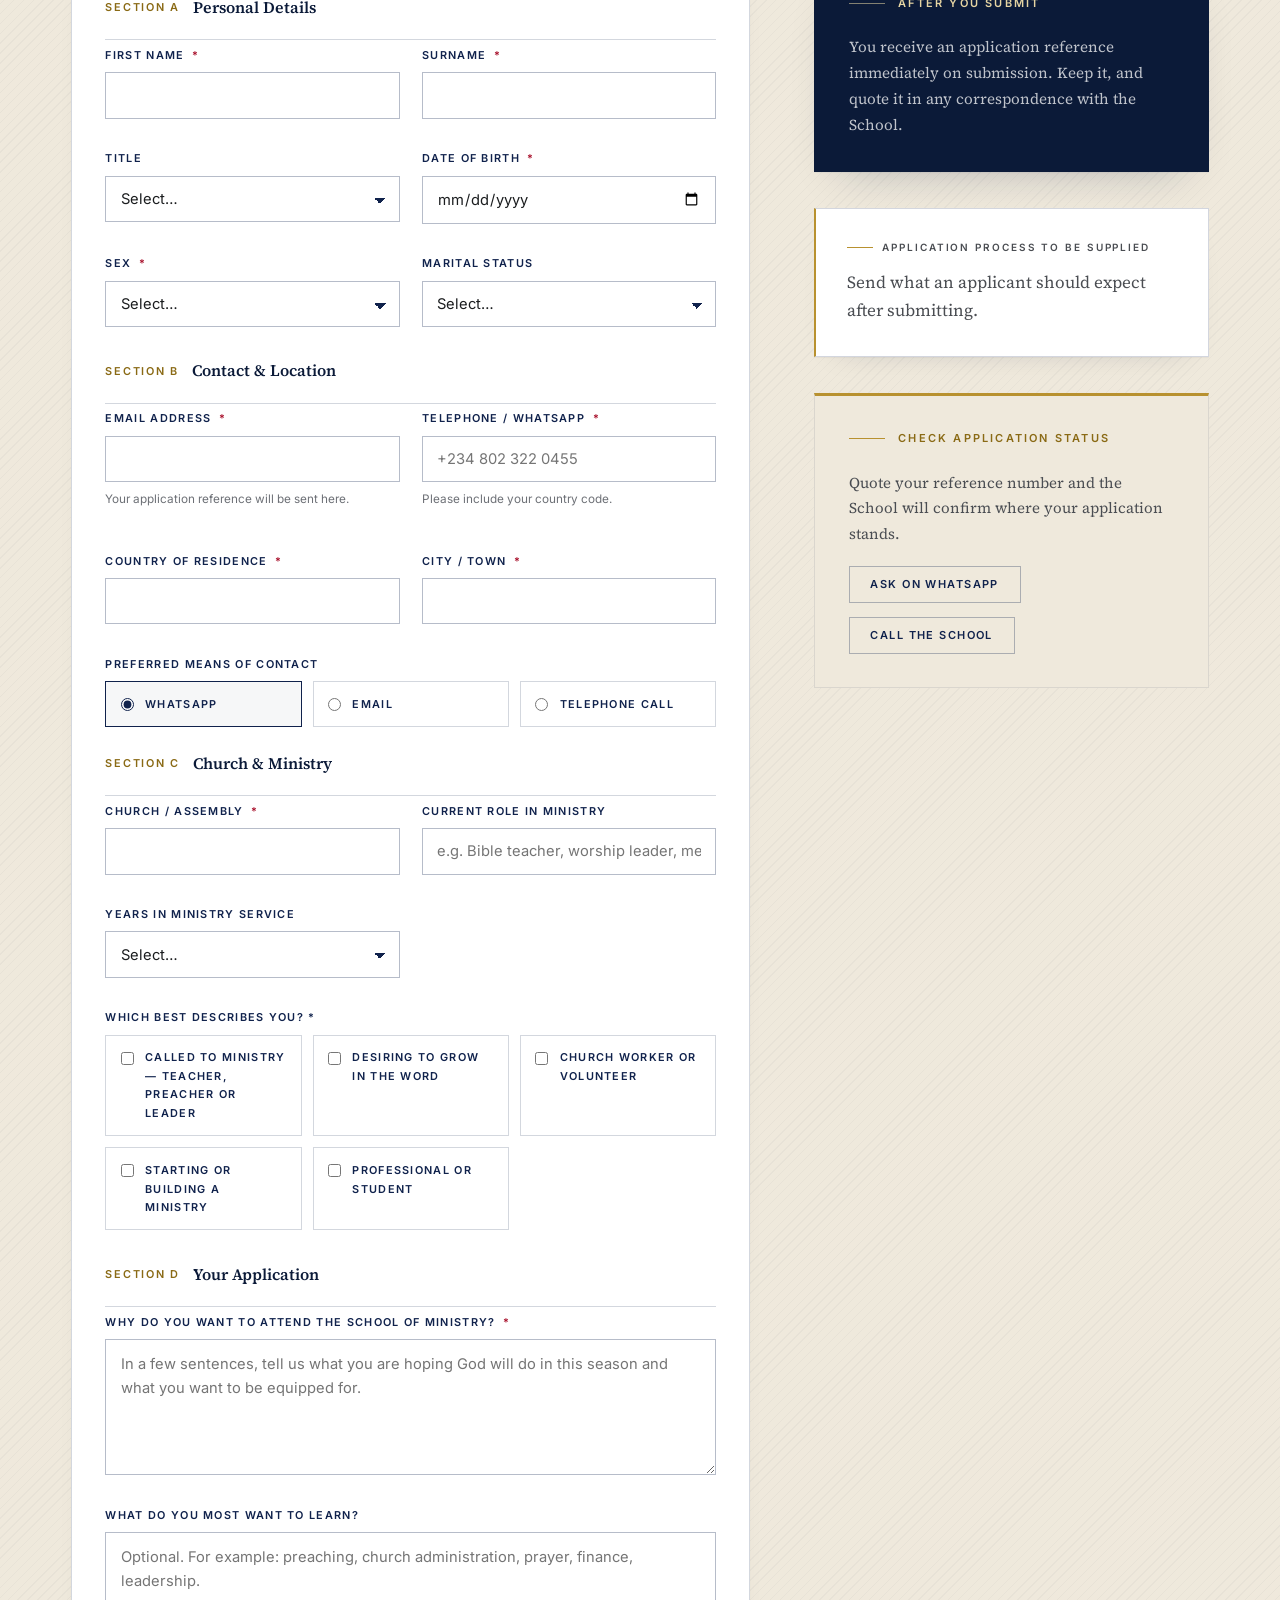
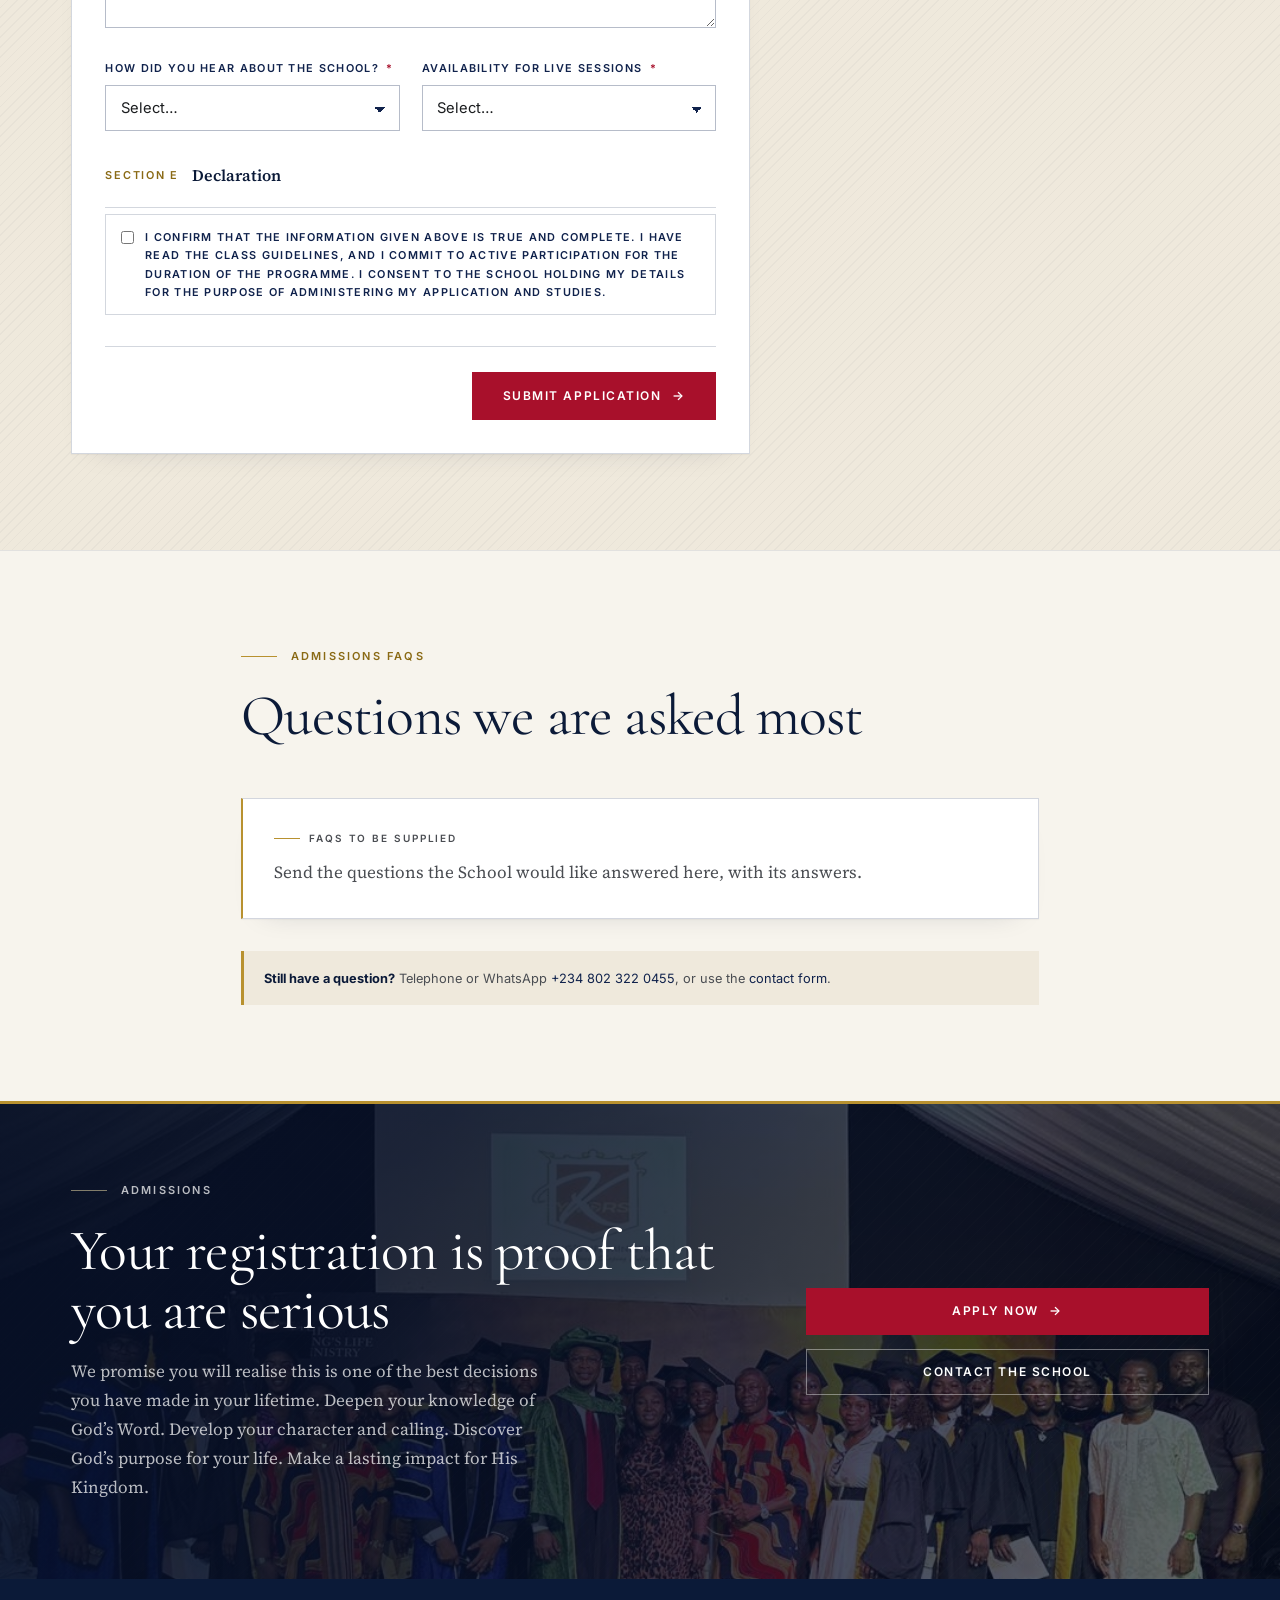
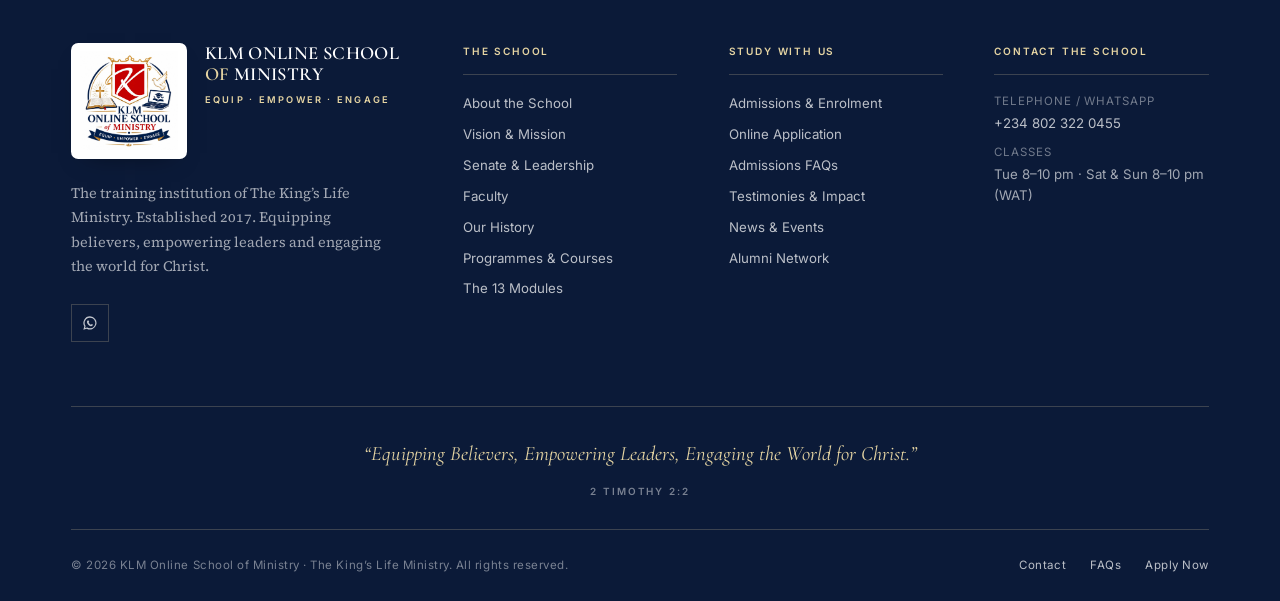
<file: admissions.html>
<!DOCTYPE html>
<html lang="en" class="no-js">
<head>
<meta charset="utf-8">
<meta name="viewport" content="width=device-width, initial-scale=1">
<title>Admissions &amp; Enrolment | KLM Online School of Ministry</title>
<meta name="description" content="Apply to the KLM Online School of Ministry. Who the programme is for, what the course includes, the online application form, and enquiries on +234 802 322 0455.">
<meta name="theme-color" content="#0b1a38">
<link rel="icon" type="image/png" href="assets/img/crest.png">
<link rel="preconnect" href="https://fonts.googleapis.com">
<link rel="preconnect" href="https://fonts.gstatic.com" crossorigin>
<link href="https://fonts.googleapis.com/css2?family=Cormorant+Garamond:ital,wght@0,400;0,500;0,600;1,300;1,400&family=Inter:wght@400;500;600&family=Source+Serif+4:ital,opsz,wght@0,8..60,300..600;1,8..60,300..600&display=swap" rel="stylesheet">
<link rel="stylesheet" href="assets/css/main.css?v=20260918f">
</head>
<body>
<a class="skip-link" href="#main">Skip to main content</a>

<div class="utility">
  <div class="shell utility__inner">
    <p class="utility__flag" style="margin:0"><span class="utility__dot" aria-hidden="true"></span> Next intake &mdash; dates to be announced</p>
    <ul class="utility__list utility__list--secondary">
      <li>Classes hold on Zoom &middot; Tue, Sat &amp; Sun (WAT)</li>
      <li><a href="tel:+2348023220455">+234 802 322 0455</a></li>
    </ul>
  </div>
</div>

<header class="masthead" data-masthead>
  <div class="shell">
    <div class="masthead__top">
      <a class="wordmark" href="index.html">
        <img class="wordmark__crest" src="assets/img/crest.png" alt="KLM Online School of Ministry" width="1254" height="1254">
        <span class="wordmark__text">
          <span class="wordmark__name">KLM Online School <em>of</em> Ministry</span>
          <span class="wordmark__sub">Equip &middot; Empower &middot; Engage</span>
        </span>
      </a>
      <div class="masthead__actions">
        <p class="masthead__phone" style="margin:0">
          <span>Enquiries</span>
          <strong>+234 802 322 0455</strong>
        </p>
        <button class="burger" type="button" data-burger aria-expanded="false" aria-controls="primary-nav" aria-label="Open main menu"><span></span></button>
      </div>
    </div>
    <nav class="nav" id="primary-nav" data-nav aria-label="Main">
      <ul class="nav__list">
        <li><a class="nav__link" href="index.html">Home</a></li>
        <li><a class="nav__link" href="about.html">About</a></li>
        <li><a class="nav__link" href="programmes.html">Programmes &amp; Courses</a></li>
        <li><a class="nav__link" href="admissions.html" aria-current="page">Admissions</a></li>
        <li><a class="nav__link" href="impact.html">Impact</a></li>
        <li><a class="nav__link" href="news.html">News &amp; Events</a></li>
        <li><a class="nav__link" href="alumni.html">Alumni</a></li>
        <li><a class="nav__link" href="contact.html">Contact</a></li>
        <li class="nav__spacer nav__cta"><a class="btn btn--primary btn--sm" href="admissions.html#apply">Apply Now</a></li>
      </ul>
    </nav>
  </div>
</header>

<main id="main">

  <section class="pagehead">
    <div class="pagehead__photo" aria-hidden="true">
      <img src="assets/img/camp-meeting-hero.jpg" alt="" width="1080" height="534">
    </div>
    <div class="shell pagehead__inner">
      <div>
        <nav class="breadcrumb" aria-label="Breadcrumb">
          <a href="index.html">Home</a><span aria-hidden="true">/</span>Admissions &amp; Enrolment
        </nav>
        <h1 class="display-lg">Admissions &amp; Enrolment</h1>
        <p class="pagehead__lede">Who the programme is for, what the course includes, and the application form itself.</p>
        <div class="btn-row" style="margin-top:2rem">
          <a class="btn btn--primary" href="#apply">Apply Now <span class="btn__arrow" aria-hidden="true">&rarr;</span></a>
          <a class="btn btn--ghost-light" href="tel:+2348023220455">Call the School</a>
        </div>
      </div>
      <dl class="pagehead__aside">
        <dt>Next intake</dt>
        <dd>Dates to be announced</dd>
        <dt>Modules</dt>
        <dd>13 learning modules</dd>
        <dt>Delivery</dt>
        <dd>Only on Zoom</dd>
        <dt>Enquiries</dt>
        <dd>+234 802 322 0455</dd>
      </dl>
    </div>
  </section>


  <section class="photo-band" aria-label="Camp Meeting 2026">
    <div class="photo-band__media" aria-hidden="true">
      <img src="assets/img/camp-meeting-2026.jpg" alt="" width="1080" height="624" loading="lazy">
    </div>
    <div class="photo-band__veil" aria-hidden="true"></div>
    <div class="shell photo-band__content reveal">
      <p class="eyebrow eyebrow--light">Camp Meeting 2026</p>
      <h2 class="display-md">Join the next cohort</h2>
      <p>From enquiry to classroom &mdash; stand with graduates who completed the programme at Camp Meeting 2026.</p>
    </div>
  </section>

  <!-- ============================ THE PROCESS ============================ -->
  <section class="section section--paper" id="process">
    <div class="shell">
      <div class="section-head section-head--split reveal">
        <div>
          <p class="eyebrow">The Admission Process</p>
          <h2 class="display-lg">Six steps from<br>enquiry to classroom</h2>
        </div>
        <p class="lede">Discover &rarr; Apply &rarr; Review &rarr; Admission &rarr; Enrol &rarr; Begin Your Journey</p>
      </div>

      <div class="journey reveal" data-reveal-delay="60">
        <div class="journey__step">
          <span class="journey__step-num">Step 01</span>
          <h3>Discover</h3>
        </div>
        <div class="journey__step">
          <span class="journey__step-num">Step 02</span>
          <h3>Apply</h3>
        </div>
        <div class="journey__step">
          <span class="journey__step-num">Step 03</span>
          <h3>Review</h3>
        </div>
        <div class="journey__step">
          <span class="journey__step-num">Step 04</span>
          <h3>Admission</h3>
        </div>
        <div class="journey__step">
          <span class="journey__step-num">Step 05</span>
          <h3>Enrol</h3>
        </div>
        <div class="journey__step">
          <span class="journey__step-num">Step 06</span>
          <h3>Begin Your Journey</h3>
        </div>
      </div>

      <div class="pending reveal" style="margin-top:2rem">
        <p class="pending__label">Process detail to be supplied</p>
        <p>Send the detail for each stage and it will be written up here.</p>
      </div>
    </div>
  </section>

  <!-- ======================== REQUIREMENTS & DATES ======================== -->
  <section class="section section--ivory-dark engraved" id="requirements">
    <div class="shell">
      <div class="grid grid--sidebar">
        <div class="reveal">
          <p class="eyebrow">Who Is Eligible?</p>
          <h2 class="display-md">Who the programme is for</h2>

          <div style="margin-top:2rem">
            <ul class="ticks">
              <li>Those called to ministry: Bible teachers, preachers and leaders</li>
              <li>Those desiring to grow in the Word</li>
            </ul>
          </div>

          <div class="pending" style="margin-top:2.25rem">
            <p class="pending__label">Admission requirements to be supplied</p>
            <p>No formal entry requirements are stated in the material provided. Send any that apply.</p>
          </div>
        </div>

        <aside class="stack-lg reveal" data-reveal-delay="100">
          <div class="pending">
            <p class="pending__label">Key dates to be supplied</p>
            <p>Send the application, orientation, commencement and graduation dates.</p>
          </div>

          <div class="panel panel--navy">
            <p class="eyebrow eyebrow--light">Need Help Applying?</p>
            <p style="color:rgba(255,255,255,.74);font-size:.95rem">For more enquiries, message or call:</p>
            <p style="margin-top:1rem"><a href="https://wa.me/2348023220455" target="_blank" rel="noopener" style="color:var(--gold-200);font-family:var(--sans);font-weight:600;font-size:1.05rem">+234 802 322 0455</a></p>
          </div>
        </aside>
      </div>
    </div>
  </section>

  <!-- ================================ FEES ================================ -->
  <section class="section section--paper" id="fees">
    <div class="shell">
      <div class="section-head section-head--split reveal">
        <div>
          <p class="eyebrow">Fees</p>
          <h2 class="display-lg">Registration &amp; tuition</h2>
        </div>
        <p class="lede">Fees for the next cohort have not been confirmed for publication.</p>
      </div>

      <div class="pending reveal" data-reveal-delay="60">
        <p class="pending__label">Fees to be supplied</p>
        <p>Send the current registration and tuition fees, and how payment is made.</p>
      </div>
    </div>
  </section>

  <!-- ========================== APPLICATION FORM ========================== -->
  <section class="section section--ivory-dark engraved" id="apply">
    <div class="shell">
      <div class="section-head section-head--split reveal">
        <div>
          <p class="eyebrow">Online Application</p>
          <h2 class="display-lg">Apply to the<br>School of Ministry</h2>
        </div>
        <p class="lede">Fields marked with an asterisk are required. Your answers save as you type, so you can return and finish later.</p>
      </div>

      <div class="grid grid--sidebar">
        <div class="panel reveal" data-reveal-delay="60">
          <form class="form" data-form="application" data-persist novalidate>
            <p class="form__status" data-status hidden></p>

            <fieldset class="form__fieldset">
              <legend class="form__legend">Section A <span>Personal Details</span></legend>
              <div class="form__grid">
                <div class="field">
                  <label for="a-firstname">First name <span class="req" aria-hidden="true">*</span></label>
                  <input id="a-firstname" name="firstName" type="text" autocomplete="given-name" data-label="First name" required>
                  <p class="field__error" aria-live="polite"></p>
                </div>
                <div class="field">
                  <label for="a-surname">Surname <span class="req" aria-hidden="true">*</span></label>
                  <input id="a-surname" name="surname" type="text" autocomplete="family-name" data-label="Surname" required>
                  <p class="field__error" aria-live="polite"></p>
                </div>
                <div class="field">
                  <label for="a-title">Title</label>
                  <select id="a-title" name="title" data-label="Title">
                    <option value="">Select&hellip;</option>
                    <option>Mr</option>
                    <option>Mrs</option>
                    <option>Miss</option>
                    <option>Ms</option>
                    <option>Dr</option>
                    <option>Pastor</option>
                    <option>Rev</option>
                    <option>Evangelist</option>
                    <option>Deacon</option>
                    <option>Deaconess</option>
                  </select>
                  <p class="field__error" aria-live="polite"></p>
                </div>
                <div class="field">
                  <label for="a-dob">Date of birth <span class="req" aria-hidden="true">*</span></label>
                  <input id="a-dob" name="dateOfBirth" type="date" data-label="Date of birth" required>
                  <p class="field__error" aria-live="polite"></p>
                </div>
                <div class="field">
                  <label for="a-sex">Sex <span class="req" aria-hidden="true">*</span></label>
                  <select id="a-sex" name="sex" data-label="Sex" required>
                    <option value="">Select&hellip;</option>
                    <option>Male</option>
                    <option>Female</option>
                  </select>
                  <p class="field__error" aria-live="polite"></p>
                </div>
                <div class="field">
                  <label for="a-marital">Marital status</label>
                  <select id="a-marital" name="maritalStatus" data-label="Marital status">
                    <option value="">Select&hellip;</option>
                    <option>Single</option>
                    <option>Married</option>
                    <option>Widowed</option>
                    <option>Prefer not to say</option>
                  </select>
                  <p class="field__error" aria-live="polite"></p>
                </div>
              </div>
            </fieldset>

            <fieldset class="form__fieldset">
              <legend class="form__legend">Section B <span>Contact &amp; Location</span></legend>
              <div class="form__grid">
                <div class="field">
                  <label for="a-email">Email address <span class="req" aria-hidden="true">*</span></label>
                  <input id="a-email" name="email" type="email" autocomplete="email" data-label="Email address" required>
                  <p class="field__hint">Your application reference will be sent here.</p>
                  <p class="field__error" aria-live="polite"></p>
                </div>
                <div class="field">
                  <label for="a-phone">Telephone / WhatsApp <span class="req" aria-hidden="true">*</span></label>
                  <input id="a-phone" name="phone" type="tel" autocomplete="tel" placeholder="+234 802 322 0455" data-label="Telephone number" required>
                  <p class="field__hint">Please include your country code.</p>
                  <p class="field__error" aria-live="polite"></p>
                </div>
                <div class="field">
                  <label for="a-country">Country of residence <span class="req" aria-hidden="true">*</span></label>
                  <input id="a-country" name="country" type="text" autocomplete="country-name" data-label="Country of residence" required>
                  <p class="field__error" aria-live="polite"></p>
                </div>
                <div class="field">
                  <label for="a-city">City / town <span class="req" aria-hidden="true">*</span></label>
                  <input id="a-city" name="city" type="text" autocomplete="address-level2" data-label="City or town" required>
                  <p class="field__error" aria-live="polite"></p>
                </div>
                <div class="field field--full">
                  <span class="field__label">Preferred means of contact</span>
                  <div class="choices choices--inline">
                    <label class="choice"><input type="radio" name="contactPreference" value="WhatsApp" checked> WhatsApp</label>
                    <label class="choice"><input type="radio" name="contactPreference" value="Email"> Email</label>
                    <label class="choice"><input type="radio" name="contactPreference" value="Telephone call"> Telephone call</label>
                  </div>
                </div>
              </div>
            </fieldset>

            <fieldset class="form__fieldset">
              <legend class="form__legend">Section C <span>Church &amp; Ministry</span></legend>
              <div class="form__grid">
                <div class="field">
                  <label for="a-church">Church / assembly <span class="req" aria-hidden="true">*</span></label>
                  <input id="a-church" name="church" type="text" data-label="Church or assembly" required>
                  <p class="field__error" aria-live="polite"></p>
                </div>
                <div class="field">
                  <label for="a-role">Current role in ministry</label>
                  <input id="a-role" name="ministryRole" type="text" placeholder="e.g. Bible teacher, worship leader, member" data-label="Current role in ministry">
                  <p class="field__error" aria-live="polite"></p>
                </div>
                <div class="field">
                  <label for="a-years">Years in ministry service</label>
                  <select id="a-years" name="yearsInService" data-label="Years in ministry service">
                    <option value="">Select&hellip;</option>
                    <option>None yet</option>
                    <option>Under 1 year</option>
                    <option>1&ndash;3 years</option>
                    <option>4&ndash;10 years</option>
                    <option>Over 10 years</option>
                  </select>
                  <p class="field__error" aria-live="polite"></p>
                </div>
                <div class="field field--full">
                  <span class="field__label">Which best describes you? <span class="req" aria-hidden="true">*</span></span>
                  <div class="choices choices--inline">
                    <label class="choice"><input type="checkbox" name="profile" value="Called to ministry"> Called to ministry &mdash; teacher, preacher or leader</label>
                    <label class="choice"><input type="checkbox" name="profile" value="Desiring to grow in the Word"> Desiring to grow in the Word</label>
                    <label class="choice"><input type="checkbox" name="profile" value="Church worker or volunteer"> Church worker or volunteer</label>
                    <label class="choice"><input type="checkbox" name="profile" value="Starting or building a ministry"> Starting or building a ministry</label>
                    <label class="choice"><input type="checkbox" name="profile" value="Professional or student"> Professional or student</label>
                  </div>
                  <p class="field__error" aria-live="polite"></p>
                </div>
              </div>
            </fieldset>

            <fieldset class="form__fieldset">
              <legend class="form__legend">Section D <span>Your Application</span></legend>
              <div class="form__grid">
                <div class="field field--full">
                  <label for="a-reason">Why do you want to attend the School of Ministry? <span class="req" aria-hidden="true">*</span></label>
                  <textarea id="a-reason" name="reason" data-label="Reason for applying" required placeholder="In a few sentences, tell us what you are hoping God will do in this season and what you want to be equipped for."></textarea>
                  <p class="field__error" aria-live="polite"></p>
                </div>
                <div class="field field--full">
                  <label for="a-expectation">What do you most want to learn?</label>
                  <textarea id="a-expectation" name="expectation" data-label="Learning expectation" placeholder="Optional. For example: preaching, church administration, prayer, finance, leadership." style="min-height:6rem"></textarea>
                  <p class="field__error" aria-live="polite"></p>
                </div>
                <div class="field">
                  <label for="a-source">How did you hear about the School? <span class="req" aria-hidden="true">*</span></label>
                  <select id="a-source" name="source" data-label="How you heard about the School" required>
                    <option value="">Select&hellip;</option>
                    <option>A KLM church service or centre</option>
                    <option>A friend or family member</option>
                    <option>An SOM graduate</option>
                    <option>Social media</option>
                    <option>The King&rsquo;s Life Ministry website</option>
                    <option>Search engine</option>
                    <option>Other</option>
                  </select>
                  <p class="field__error" aria-live="polite"></p>
                </div>
                <div class="field">
                  <label for="a-connection">Availability for live sessions <span class="req" aria-hidden="true">*</span></label>
                  <select id="a-connection" name="availability" data-label="Availability" required>
                    <option value="">Select&hellip;</option>
                    <option>I can attend all four weekly sessions live</option>
                    <option>I can attend most sessions live</option>
                    <option>I will need to miss some sessions</option>
                  </select>
                  <p class="field__error" aria-live="polite"></p>
                </div>
              </div>
            </fieldset>

            <fieldset class="form__fieldset">
              <legend class="form__legend">Section E <span>Declaration</span></legend>
              <div class="field">
                <div class="choices">
                  <label class="choice"><input type="checkbox" name="declaration" data-consent> I confirm that the information given above is true and complete. I have read the class guidelines, and I commit to active participation for the duration of the programme. I consent to the School holding my details for the purpose of administering my application and studies.</label>
                </div>
                <p class="field__error" aria-live="polite"></p>
              </div>
            </fieldset>

            <div class="form__footer">
              <p class="small-print" data-draft-hint style="margin:0;flex:1;min-width:12rem"></p>
              <button class="btn btn--primary" type="submit">Submit Application <span class="btn__arrow" aria-hidden="true">&rarr;</span></button>
            </div>
          </form>
        </div>

        <aside class="stack-lg sticky-aside reveal" data-reveal-delay="120">
          <div class="panel panel--navy">
            <p class="eyebrow eyebrow--light">After You Submit</p>
            <p style="color:rgba(255,255,255,.74);font-size:.95rem">You receive an application reference immediately on submission. Keep it, and quote it in any correspondence with the School.</p>
          </div>

          <div class="pending">
            <p class="pending__label">Application process to be supplied</p>
            <p>Send what an applicant should expect after submitting.</p>
          </div>

          <div class="panel panel--ivory panel--accent" id="status">
            <p class="eyebrow">Check Application Status</p>
            <p style="font-size:.94rem;color:var(--ink-soft)">Quote your reference number and the School will confirm where your application stands.</p>
            <div class="btn-row" style="margin-top:1.25rem">
              <a class="btn btn--outline btn--sm" href="https://wa.me/2348023220455" target="_blank" rel="noopener">Ask on WhatsApp</a>
              <a class="btn btn--outline btn--sm" href="tel:+2348023220455">Call the School</a>
            </div>
          </div>
        </aside>
      </div>
    </div>
  </section>

  <!-- ================================ FAQ ================================ -->
  <section class="section section--paper" id="faq">
    <div class="shell shell--narrow">
      <div class="section-head reveal">
        <p class="eyebrow">Admissions FAQs</p>
        <h2 class="display-lg">Questions we are asked most</h2>
      </div>

      <div class="pending reveal" data-reveal-delay="60">
        <p class="pending__label">FAQs to be supplied</p>
        <p>Send the questions the School would like answered here, with its answers.</p>
      </div>

      <div class="notice reveal" style="margin-top:2rem">
        <strong>Still have a question?</strong> Telephone or WhatsApp <a href="tel:+2348023220455">+234 802 322 0455</a>, or use the <a href="contact.html">contact form</a>.
      </div>
    </div>
  </section>

  <section class="cta">
    <div class="cta__photo" aria-hidden="true">
      <img src="assets/img/camp-meeting-2026.jpg" alt="" width="1080" height="624" loading="lazy">
    </div>
    <div class="shell cta__inner">
      <div>
        <p class="eyebrow eyebrow--light">Admissions</p>
        <h2 class="display-lg">Your registration is proof that you are serious</h2>
        <p>We promise you will realise this is one of the best decisions you have made in your lifetime. Deepen your knowledge of God&rsquo;s Word. Develop your character and calling. Discover God&rsquo;s purpose for your life. Make a lasting impact for His Kingdom.</p>
      </div>
      <div class="cta__actions">
        <a class="btn btn--primary btn--wide" href="#apply">Apply Now <span class="btn__arrow" aria-hidden="true">&rarr;</span></a>
        <a class="btn btn--ghost-light btn--wide" href="contact.html">Contact the School</a>
      </div>
    </div>
  </section>

</main>

<footer class="footer">
  <div class="shell">
    <div class="footer__top">
      <div>
        <div class="footer__brand">
          <img class="footer__crest" src="assets/img/crest.png" alt="" aria-hidden="true">
          <div>
            <div class="footer__brandname">KLM Online School <em style="font-style:normal;color:var(--gold-200)">of</em> Ministry</div>
            <div class="footer__brandsub">Equip &middot; Empower &middot; Engage</div>
          </div>
        </div>
        <p class="footer__blurb">The training institution of The King&rsquo;s Life Ministry. Established 2017. Equipping believers, empowering leaders and engaging the world for Christ.</p>
        <ul class="socials">
          <li><a href="https://wa.me/2348023220455" target="_blank" rel="noopener" aria-label="WhatsApp the School of Ministry"><svg viewBox="0 0 24 24" aria-hidden="true"><path d="M12 2a9.9 9.9 0 00-8.5 15L2 22l5.1-1.4A9.9 9.9 0 1012 2zm0 18a8 8 0 01-4.1-1.1l-.3-.2-3 .8.8-2.9-.2-.3A8 8 0 1112 20zm4.5-5.7c-.2-.1-1.4-.7-1.6-.8-.2-.1-.4-.1-.5.1l-.7.9c-.1.2-.3.2-.5.1a6.5 6.5 0 01-3.2-2.8c-.1-.2 0-.3.1-.5l.6-.7c.1-.2.1-.3 0-.5l-.7-1.7c-.1-.3-.3-.3-.5-.3h-.5c-.2 0-.5.1-.7.3-.7.7-1 1.6-.9 2.5.3 2.4 3.3 5.4 5.7 5.9.9.2 1.8-.1 2.5-.7.2-.2.3-.5.3-.8v-.4c0-.2-.1-.3-.2-.4z"/></svg></a></li>
        </ul>
      </div>

      <div>
        <p class="footer__coltitle">The School</p>
        <ul class="footer__list">
          <li><a href="about.html">About the School</a></li>
          <li><a href="about.html#vision">Vision &amp; Mission</a></li>
          <li><a href="about.html#leadership">Senate &amp; Leadership</a></li>
          <li><a href="about.html#faculty">Faculty</a></li>
          <li><a href="about.html#history">Our History</a></li>
          <li><a href="programmes.html">Programmes &amp; Courses</a></li>
          <li><a href="programmes.html#modules">The 13 Modules</a></li>
        </ul>
      </div>

      <div>
        <p class="footer__coltitle">Study With Us</p>
        <ul class="footer__list">
          <li><a href="admissions.html">Admissions &amp; Enrolment</a></li>
          <li><a href="admissions.html#apply">Online Application</a></li>
          <li><a href="admissions.html#faq">Admissions FAQs</a></li>
          <li><a href="impact.html">Testimonies &amp; Impact</a></li>
          <li><a href="news.html">News &amp; Events</a></li>
          <li><a href="alumni.html">Alumni Network</a></li>
        </ul>
      </div>

      <div>
        <p class="footer__coltitle">Contact the School</p>
        <ul class="footer__list">
          <li><span>Telephone / WhatsApp</span><a href="tel:+2348023220455">+234 802 322 0455</a></li>
          <li><span>Classes</span>Tue 8&ndash;10 pm &middot; Sat &amp; Sun 8&ndash;10 pm (WAT)</li>
        </ul>
      </div>
    </div>

    <div class="footer__scripture">
      <p>&ldquo;Equipping Believers, Empowering Leaders, Engaging the World for Christ.&rdquo;</p>
      <cite>2 Timothy 2:2</cite>
    </div>

    <div class="footer__base">
      <p style="margin:0">&copy; <span data-year>2026</span> KLM Online School of Ministry &middot; The King&rsquo;s Life Ministry. All rights reserved.</p>
      <ul>
        <li><a href="contact.html">Contact</a></li>
        <li><a href="contact.html#faq">FAQs</a></li>
        <li><a href="admissions.html#apply">Apply Now</a></li>
      </ul>
    </div>
  </div>
</footer>

<button class="totop" type="button" data-totop aria-label="Back to top"><span aria-hidden="true">&uarr;</span></button>

<script src="assets/js/main.js" defer></script>
</body>
</html>
</file>
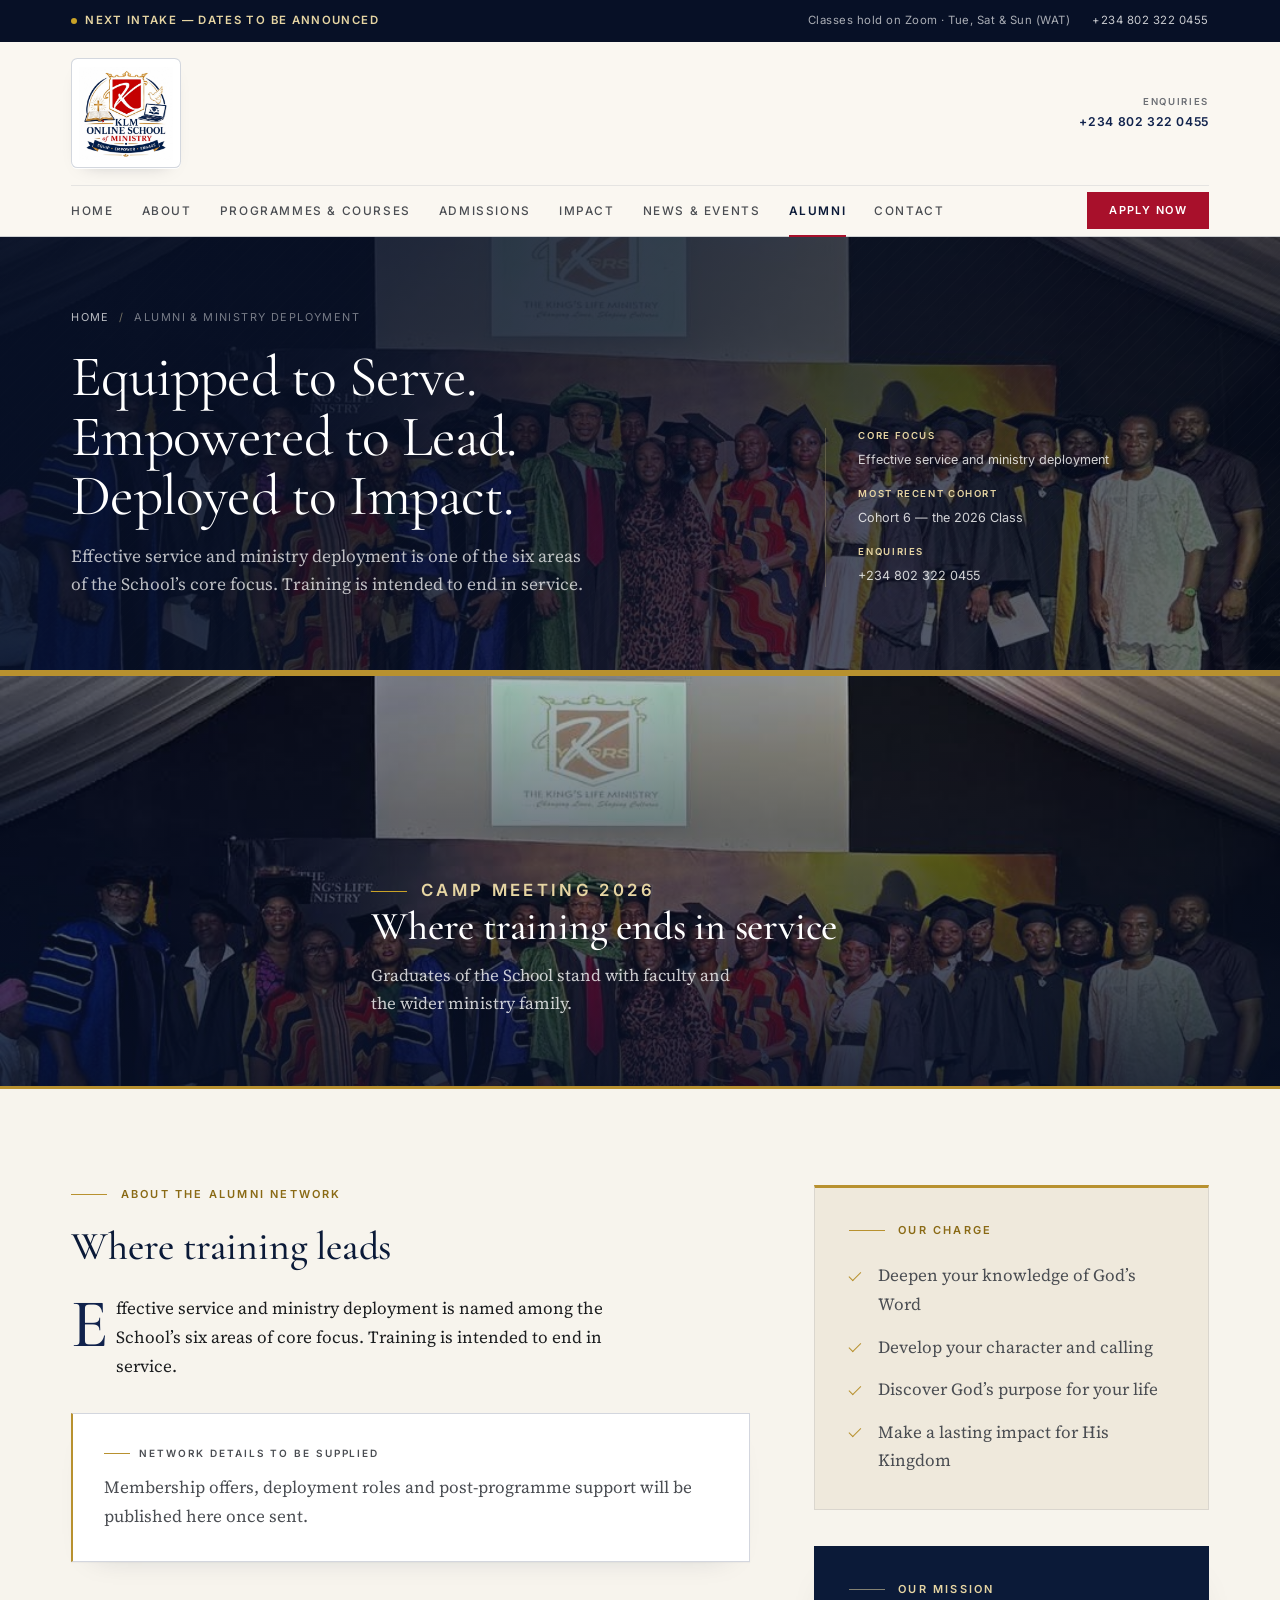
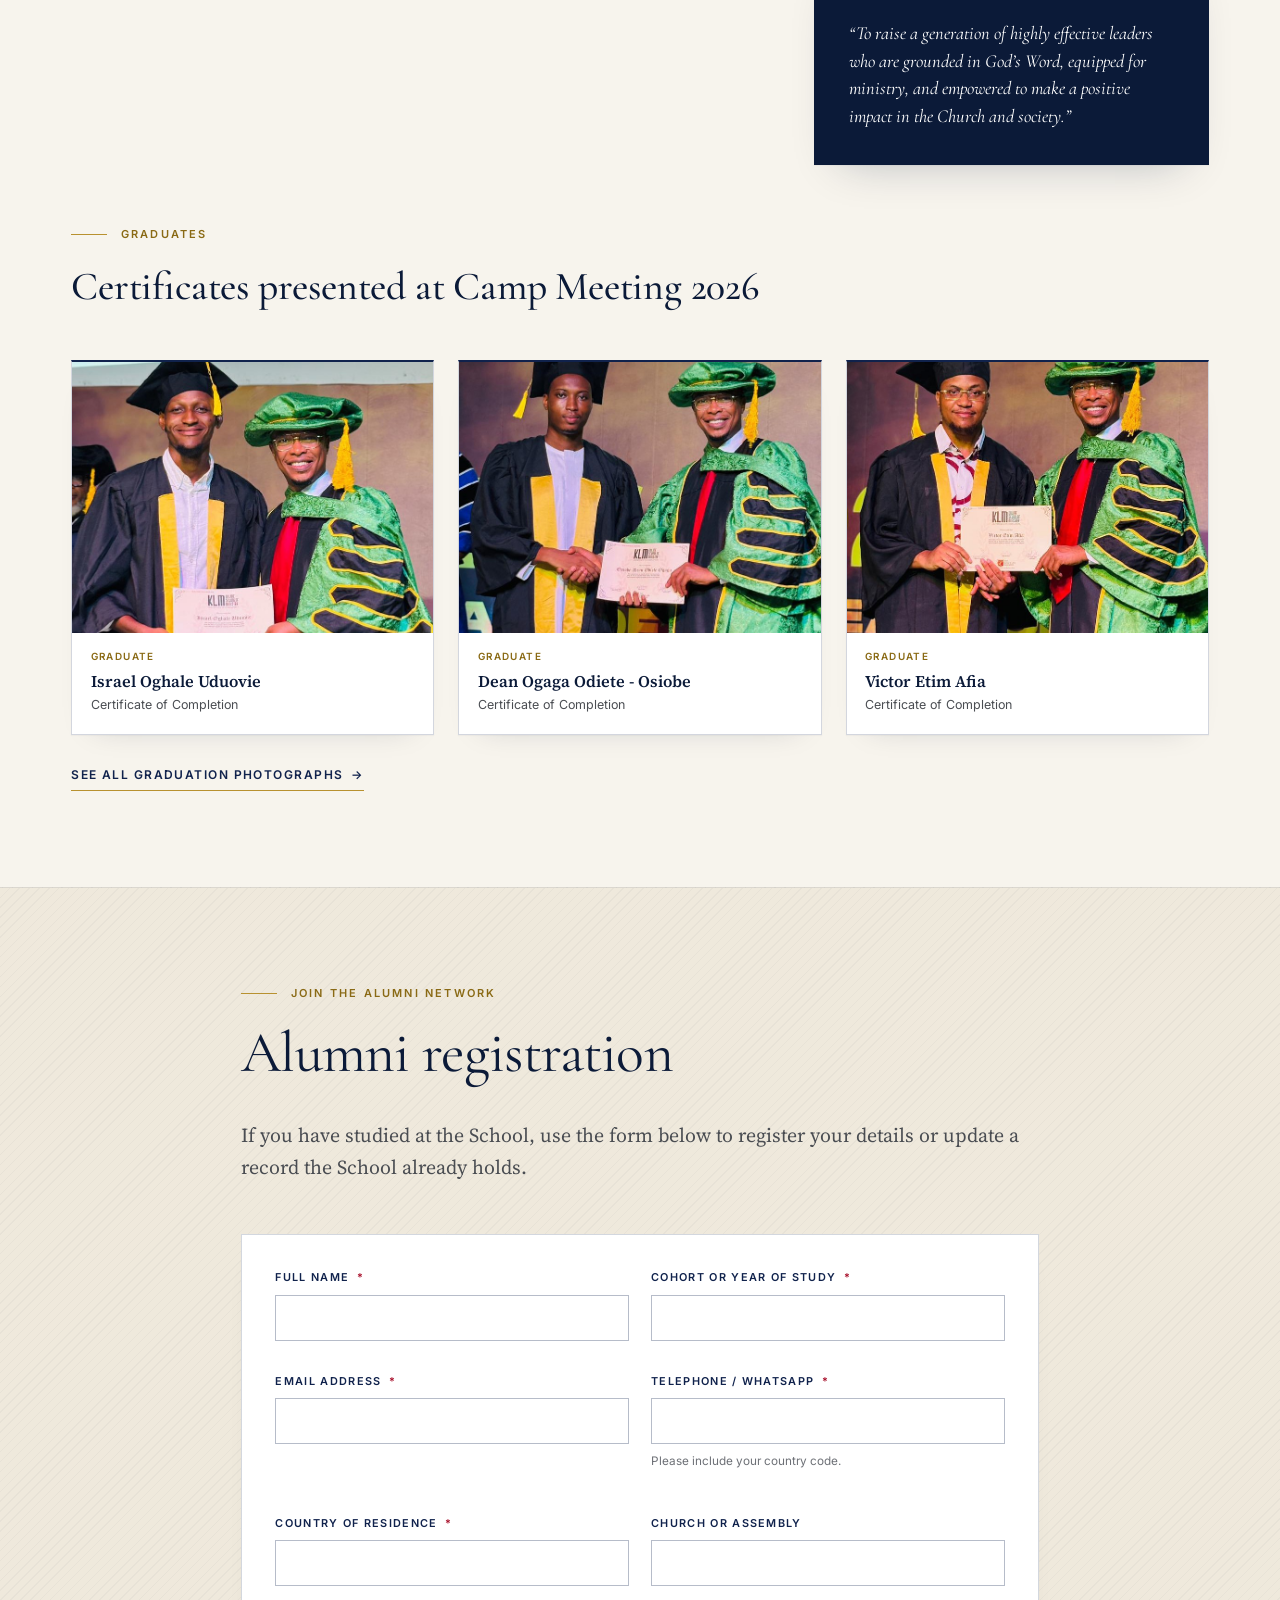
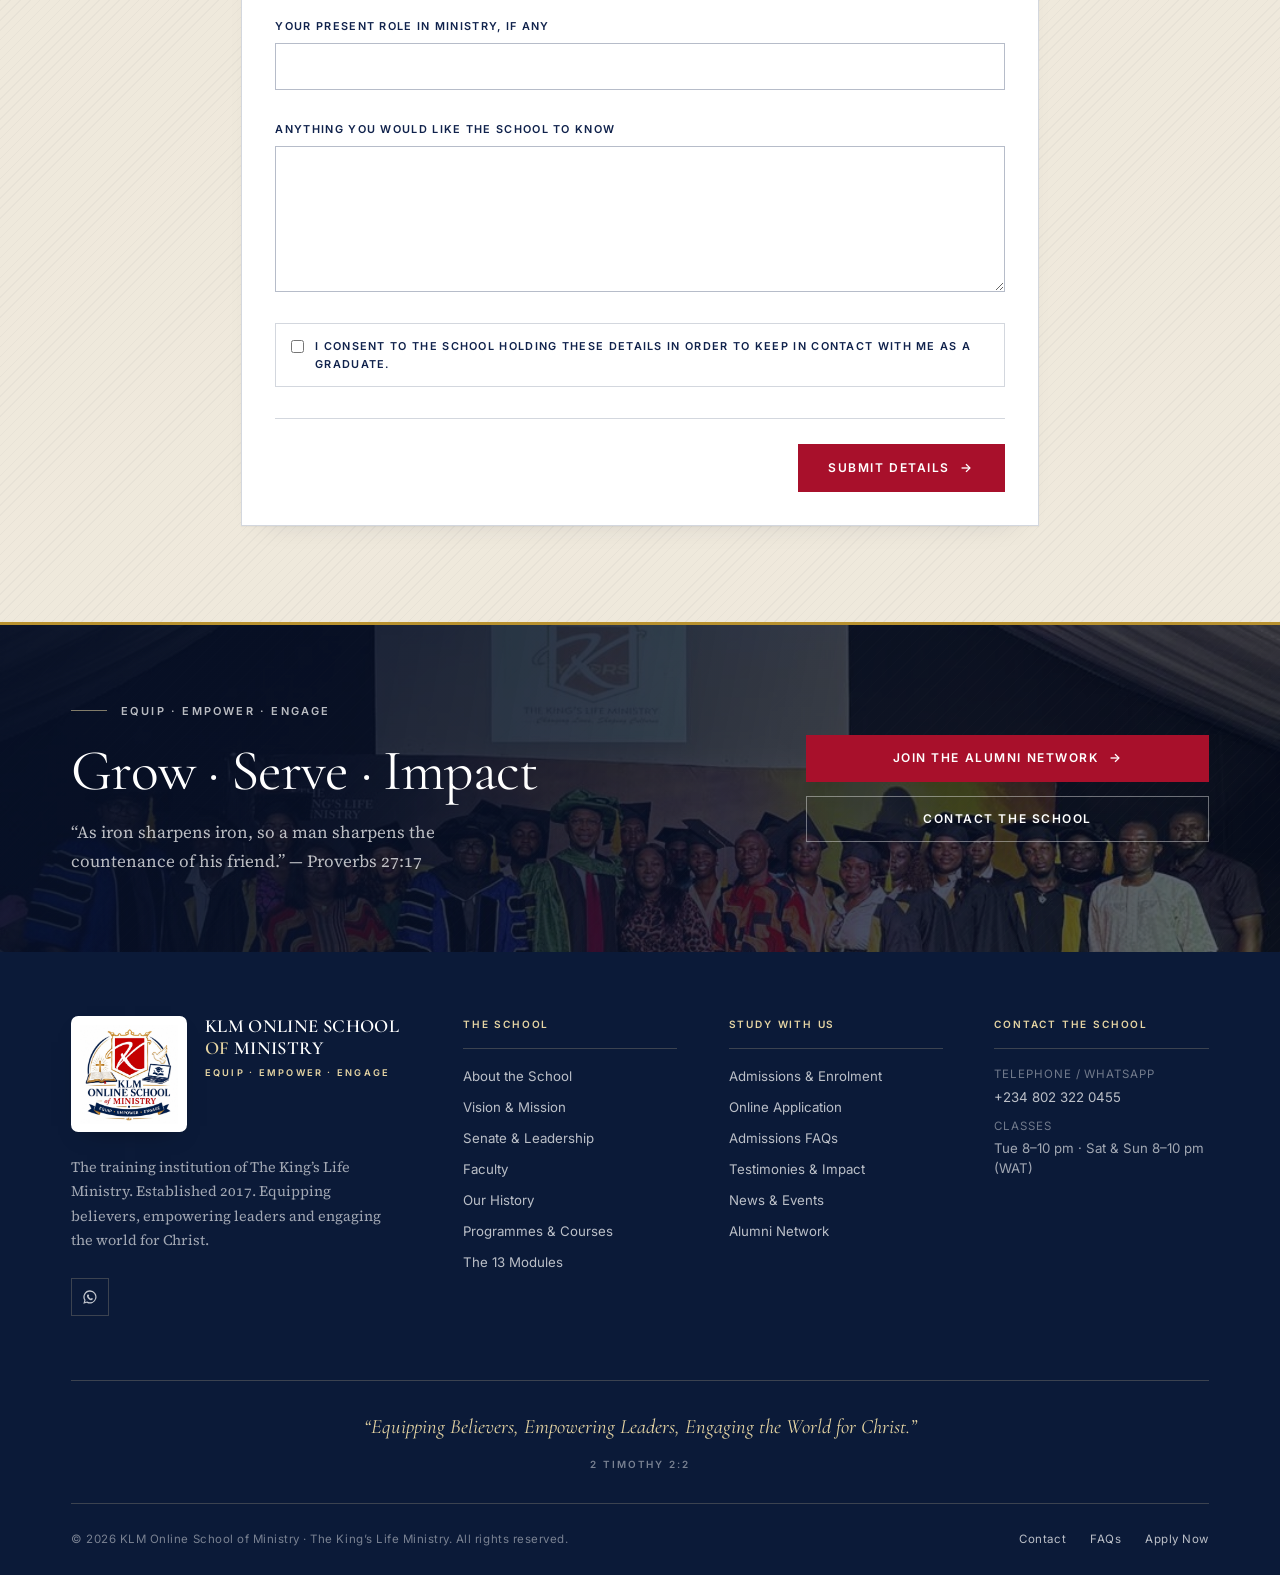
<file: alumni.html>
<!DOCTYPE html>
<html lang="en" class="no-js">
<head>
<meta charset="utf-8">
<meta name="viewport" content="width=device-width, initial-scale=1">
<title>Alumni &amp; Ministry Deployment | KLM Online School of Ministry</title>
<meta name="description" content="Equipped to Serve. Empowered to Lead. Deployed to Impact. Alumni and ministry deployment for graduates of the KLM Online School of Ministry.">
<meta name="theme-color" content="#0b1a38">
<link rel="icon" type="image/png" href="assets/img/crest.png">
<link rel="preconnect" href="https://fonts.googleapis.com">
<link rel="preconnect" href="https://fonts.gstatic.com" crossorigin>
<link href="https://fonts.googleapis.com/css2?family=Cormorant+Garamond:ital,wght@0,400;0,500;0,600;1,300;1,400&family=Inter:wght@400;500;600&family=Source+Serif+4:ital,opsz,wght@0,8..60,300..600;1,8..60,300..600&display=swap" rel="stylesheet">
<link rel="stylesheet" href="assets/css/main.css?v=20260918f">
</head>
<body>
<a class="skip-link" href="#main">Skip to main content</a>

<div class="utility">
  <div class="shell utility__inner">
    <p class="utility__flag" style="margin:0"><span class="utility__dot" aria-hidden="true"></span> Next intake &mdash; dates to be announced</p>
    <ul class="utility__list utility__list--secondary">
      <li>Classes hold on Zoom &middot; Tue, Sat &amp; Sun (WAT)</li>
      <li><a href="tel:+2348023220455">+234 802 322 0455</a></li>
    </ul>
  </div>
</div>

<header class="masthead" data-masthead>
  <div class="shell">
    <div class="masthead__top">
      <a class="wordmark" href="index.html">
        <img class="wordmark__crest" src="assets/img/crest.png" alt="KLM Online School of Ministry" width="1254" height="1254">
        <span class="wordmark__text">
          <span class="wordmark__name">KLM Online School <em>of</em> Ministry</span>
          <span class="wordmark__sub">Equip &middot; Empower &middot; Engage</span>
        </span>
      </a>
      <div class="masthead__actions">
        <p class="masthead__phone" style="margin:0">
          <span>Enquiries</span>
          <strong>+234 802 322 0455</strong>
        </p>
        <button class="burger" type="button" data-burger aria-expanded="false" aria-controls="primary-nav" aria-label="Open main menu"><span></span></button>
      </div>
    </div>
    <nav class="nav" id="primary-nav" data-nav aria-label="Main">
      <ul class="nav__list">
        <li><a class="nav__link" href="index.html">Home</a></li>
        <li><a class="nav__link" href="about.html">About</a></li>
        <li><a class="nav__link" href="programmes.html">Programmes &amp; Courses</a></li>
        <li><a class="nav__link" href="admissions.html">Admissions</a></li>
        <li><a class="nav__link" href="impact.html">Impact</a></li>
        <li><a class="nav__link" href="news.html">News &amp; Events</a></li>
        <li><a class="nav__link" href="alumni.html" aria-current="page">Alumni</a></li>
        <li><a class="nav__link" href="contact.html">Contact</a></li>
        <li class="nav__spacer nav__cta"><a class="btn btn--primary btn--sm" href="admissions.html#apply">Apply Now</a></li>
      </ul>
    </nav>
  </div>
</header>

<main id="main">

  <section class="pagehead">
    <div class="pagehead__photo" aria-hidden="true">
      <img src="assets/img/camp-meeting-hero.jpg" alt="" width="1080" height="534">
    </div>
    <div class="shell pagehead__inner">
      <div>
        <nav class="breadcrumb" aria-label="Breadcrumb">
          <a href="index.html">Home</a><span aria-hidden="true">/</span>Alumni &amp; Ministry Deployment
        </nav>
        <h1 class="display-lg">Equipped to Serve.<br>Empowered to Lead.<br>Deployed to Impact.</h1>
        <p class="pagehead__lede">Effective service and ministry deployment is one of the six areas of the School&rsquo;s core focus. Training is intended to end in service.</p>
      </div>
      <dl class="pagehead__aside">
        <dt>Core focus</dt>
        <dd>Effective service and ministry deployment</dd>
        <dt>Most recent cohort</dt>
        <dd>Cohort 6 &mdash; the 2026 Class</dd>
        <dt>Enquiries</dt>
        <dd>+234 802 322 0455</dd>
      </dl>
    </div>
  </section>

  <section class="photo-band" aria-label="Camp Meeting 2026">
    <div class="photo-band__media" aria-hidden="true">
      <img src="assets/img/camp-meeting-2026.jpg" alt="" width="1080" height="624" loading="lazy">
    </div>
    <div class="photo-band__veil" aria-hidden="true"></div>
    <div class="shell photo-band__content reveal">
      <p class="eyebrow eyebrow--light">Camp Meeting 2026</p>
      <h2 class="display-md">Where training ends in service</h2>
      <p>Graduates of the School stand with faculty and the wider ministry family.</p>
    </div>
  </section>

  <!-- ========================== THE ALUMNI NETWORK ========================== -->
  <section class="section section--paper" id="network">
    <div class="shell">
      <div class="grid grid--sidebar">
        <div class="reveal">
          <p class="eyebrow">About the Alumni Network</p>
          <h2 class="display-md">Where training leads</h2>
          <div class="prose stack" style="margin-top:1.6rem">
            <p class="dropcap">Effective service and ministry deployment is named among the School&rsquo;s six areas of core focus. Training is intended to end in service.</p>
          </div>

          <div class="pending" style="margin-top:2rem">
            <p class="pending__label">Network details to be supplied</p>
            <p>Membership offers, deployment roles and post-programme support will be published here once sent.</p>
          </div>
        </div>

        <aside class="stack-lg reveal" data-reveal-delay="100">
          <div class="panel panel--ivory panel--accent">
            <p class="eyebrow">Our Charge</p>
            <ul class="ticks">
              <li>Deepen your knowledge of God&rsquo;s Word</li>
              <li>Develop your character and calling</li>
              <li>Discover God&rsquo;s purpose for your life</li>
              <li>Make a lasting impact for His Kingdom</li>
            </ul>
          </div>
          <div class="panel panel--navy">
            <p class="eyebrow eyebrow--light">Our Mission</p>
            <p style="font-family:var(--display);font-size:1.15rem;line-height:1.5;color:#fff;font-style:italic">&ldquo;To raise a generation of highly effective leaders who are grounded in God&rsquo;s Word, equipped for ministry, and empowered to make a positive impact in the Church and society.&rdquo;</p>
          </div>
        </aside>
      </div>

      <div class="reveal" style="margin-top:clamp(2.5rem,5vw,3.75rem)">
        <div class="section-head">
          <p class="eyebrow">Graduates</p>
          <h2 class="display-md">Certificates presented at Camp Meeting 2026</h2>
        </div>
        <div class="gallery gallery--photos" style="margin-top:1.75rem">
          <figure class="gallery__item">
          <div class="gallery__frame">
            <img src="assets/img/grad-israel-oghale-uduovie.jpg" alt="Israel Oghale Uduovie receiving a Certificate of Completion" width="779" height="789" loading="lazy">
          </div>
          <figcaption>
              <span>Graduate</span>
              <strong>Israel Oghale Uduovie</strong>
              Certificate of Completion
            </figcaption>
          </figure>
          <figure class="gallery__item">
          <div class="gallery__frame">
            <img src="assets/img/grad-dean-ogaga-odiete-osiobe.jpg" alt="Dean Ogaga Odiete - Osiobe receiving a Certificate of Completion" width="779" height="789" loading="lazy">
          </div>
          <figcaption>
              <span>Graduate</span>
              <strong>Dean Ogaga Odiete - Osiobe</strong>
              Certificate of Completion
            </figcaption>
          </figure>
          <figure class="gallery__item">
          <div class="gallery__frame">
            <img src="assets/img/grad-victor-etim-afia.jpg" alt="Victor Etim Afia receiving a Certificate of Completion" width="779" height="789" loading="lazy">
          </div>
          <figcaption>
              <span>Graduate</span>
              <strong>Victor Etim Afia</strong>
              Certificate of Completion
            </figcaption>
          </figure>
        </div>
        <p style="margin-top:1.5rem">
          <a class="textlink" href="impact.html">See all graduation photographs <span aria-hidden="true">&rarr;</span></a>
        </p>
      </div>
    </div>
  </section>

  <!-- ========================== ALUMNI REGISTRATION ========================== -->
  <section class="section section--ivory-dark engraved" id="register">
    <div class="shell shell--narrow">
      <div class="section-head reveal">
        <p class="eyebrow">Join the Alumni Network</p>
        <h2 class="display-lg">Alumni registration</h2>
        <p class="lede" style="margin-top:1rem">If you have studied at the School, use the form below to register your details or update a record the School already holds.</p>
      </div>

      <div class="panel reveal" data-reveal-delay="60">
        <form class="form" data-form="alumni" data-persist novalidate>
          <p class="form__status" data-status hidden></p>

          <div class="form__grid">
            <div class="field">
              <label for="al-name">Full name <span class="req" aria-hidden="true">*</span></label>
              <input id="al-name" name="fullName" type="text" autocomplete="name" data-label="Full name" required>
              <p class="field__error" aria-live="polite"></p>
            </div>
            <div class="field">
              <label for="al-cohort">Cohort or year of study <span class="req" aria-hidden="true">*</span></label>
              <input id="al-cohort" name="cohort" type="text" data-label="Cohort or year of study" required>
              <p class="field__error" aria-live="polite"></p>
            </div>
            <div class="field">
              <label for="al-email">Email address <span class="req" aria-hidden="true">*</span></label>
              <input id="al-email" name="email" type="email" autocomplete="email" data-label="Email address" required>
              <p class="field__error" aria-live="polite"></p>
            </div>
            <div class="field">
              <label for="al-phone">Telephone / WhatsApp <span class="req" aria-hidden="true">*</span></label>
              <input id="al-phone" name="phone" type="tel" autocomplete="tel" data-label="Telephone or WhatsApp" required>
              <p class="field__hint">Please include your country code.</p>
              <p class="field__error" aria-live="polite"></p>
            </div>
            <div class="field">
              <label for="al-country">Country of residence <span class="req" aria-hidden="true">*</span></label>
              <input id="al-country" name="country" type="text" autocomplete="country-name" data-label="Country of residence" required>
              <p class="field__error" aria-live="polite"></p>
            </div>
            <div class="field">
              <label for="al-church">Church or assembly</label>
              <input id="al-church" name="church" type="text" data-label="Church or assembly">
              <p class="field__error" aria-live="polite"></p>
            </div>
          </div>

          <div class="field">
            <label for="al-role">Your present role in ministry, if any</label>
            <input id="al-role" name="role" type="text" data-label="Present role in ministry">
            <p class="field__error" aria-live="polite"></p>
          </div>

          <div class="field">
            <label for="al-notes">Anything you would like the School to know</label>
            <textarea id="al-notes" name="notes" rows="5" data-label="Notes"></textarea>
            <p class="field__error" aria-live="polite"></p>
          </div>

          <div class="field">
            <label class="choice"><input type="checkbox" name="consent" data-consent> I consent to the School holding these details in order to keep in contact with me as a graduate.</label>
            <p class="field__error" aria-live="polite"></p>
          </div>

          <div class="form__footer">
            <p class="small-print" data-draft-hint style="margin:0;flex:1;min-width:12rem"></p>
            <button class="btn btn--primary" type="submit">Submit Details <span class="btn__arrow" aria-hidden="true">&rarr;</span></button>
          </div>
        </form>
      </div>
    </div>
  </section>

  <!-- ================================ CTA ================================ -->
  <section class="cta">
    <div class="cta__photo" aria-hidden="true">
      <img src="assets/img/camp-meeting-2026.jpg" alt="" width="1080" height="624" loading="lazy">
    </div>
    <div class="shell cta__inner">
      <div>
        <p class="eyebrow eyebrow--light">Equip &middot; Empower &middot; Engage</p>
        <h2 class="display-lg">Grow &middot; Serve &middot; Impact</h2>
        <p>&ldquo;As iron sharpens iron, so a man sharpens the countenance of his friend.&rdquo; &mdash; Proverbs 27:17</p>
      </div>
      <div class="cta__actions">
        <a class="btn btn--primary btn--wide" href="#register">Join the Alumni Network <span class="btn__arrow" aria-hidden="true">&rarr;</span></a>
        <a class="btn btn--ghost-light btn--wide" href="contact.html">Contact the School</a>
      </div>
    </div>
  </section>

</main>

<footer class="footer">
  <div class="shell">
    <div class="footer__top">
      <div>
        <div class="footer__brand">
          <img class="footer__crest" src="assets/img/crest.png" alt="" aria-hidden="true">
          <div>
            <div class="footer__brandname">KLM Online School <em style="font-style:normal;color:var(--gold-200)">of</em> Ministry</div>
            <div class="footer__brandsub">Equip &middot; Empower &middot; Engage</div>
          </div>
        </div>
        <p class="footer__blurb">The training institution of The King&rsquo;s Life Ministry. Established 2017. Equipping believers, empowering leaders and engaging the world for Christ.</p>
        <ul class="socials">
          <li><a href="https://wa.me/2348023220455" target="_blank" rel="noopener" aria-label="WhatsApp the School of Ministry"><svg viewBox="0 0 24 24" aria-hidden="true"><path d="M12 2a9.9 9.9 0 00-8.5 15L2 22l5.1-1.4A9.9 9.9 0 1012 2zm0 18a8 8 0 01-4.1-1.1l-.3-.2-3 .8.8-2.9-.2-.3A8 8 0 1112 20zm4.5-5.7c-.2-.1-1.4-.7-1.6-.8-.2-.1-.4-.1-.5.1l-.7.9c-.1.2-.3.2-.5.1a6.5 6.5 0 01-3.2-2.8c-.1-.2 0-.3.1-.5l.6-.7c.1-.2.1-.3 0-.5l-.7-1.7c-.1-.3-.3-.3-.5-.3h-.5c-.2 0-.5.1-.7.3-.7.7-1 1.6-.9 2.5.3 2.4 3.3 5.4 5.7 5.9.9.2 1.8-.1 2.5-.7.2-.2.3-.5.3-.8v-.4c0-.2-.1-.3-.2-.4z"/></svg></a></li>
        </ul>
      </div>

      <div>
        <p class="footer__coltitle">The School</p>
        <ul class="footer__list">
          <li><a href="about.html">About the School</a></li>
          <li><a href="about.html#vision">Vision &amp; Mission</a></li>
          <li><a href="about.html#leadership">Senate &amp; Leadership</a></li>
          <li><a href="about.html#faculty">Faculty</a></li>
          <li><a href="about.html#history">Our History</a></li>
          <li><a href="programmes.html">Programmes &amp; Courses</a></li>
          <li><a href="programmes.html#modules">The 13 Modules</a></li>
        </ul>
      </div>

      <div>
        <p class="footer__coltitle">Study With Us</p>
        <ul class="footer__list">
          <li><a href="admissions.html">Admissions &amp; Enrolment</a></li>
          <li><a href="admissions.html#apply">Online Application</a></li>
          <li><a href="admissions.html#faq">Admissions FAQs</a></li>
          <li><a href="impact.html">Testimonies &amp; Impact</a></li>
          <li><a href="news.html">News &amp; Events</a></li>
          <li><a href="alumni.html">Alumni Network</a></li>
        </ul>
      </div>

      <div>
        <p class="footer__coltitle">Contact the School</p>
        <ul class="footer__list">
          <li><span>Telephone / WhatsApp</span><a href="tel:+2348023220455">+234 802 322 0455</a></li>
          <li><span>Classes</span>Tue 8&ndash;10 pm &middot; Sat &amp; Sun 8&ndash;10 pm (WAT)</li>
        </ul>
      </div>
    </div>

    <div class="footer__scripture">
      <p>&ldquo;Equipping Believers, Empowering Leaders, Engaging the World for Christ.&rdquo;</p>
      <cite>2 Timothy 2:2</cite>
    </div>

    <div class="footer__base">
      <p style="margin:0">&copy; <span data-year>2026</span> KLM Online School of Ministry &middot; The King&rsquo;s Life Ministry. All rights reserved.</p>
      <ul>
        <li><a href="contact.html">Contact</a></li>
        <li><a href="contact.html#faq">FAQs</a></li>
        <li><a href="admissions.html#apply">Apply Now</a></li>
      </ul>
    </div>
  </div>
</footer>

<button class="totop" type="button" data-totop aria-label="Back to top"><span aria-hidden="true">&uarr;</span></button>

<script src="assets/js/main.js" defer></script>
</body>
</html>
</file>
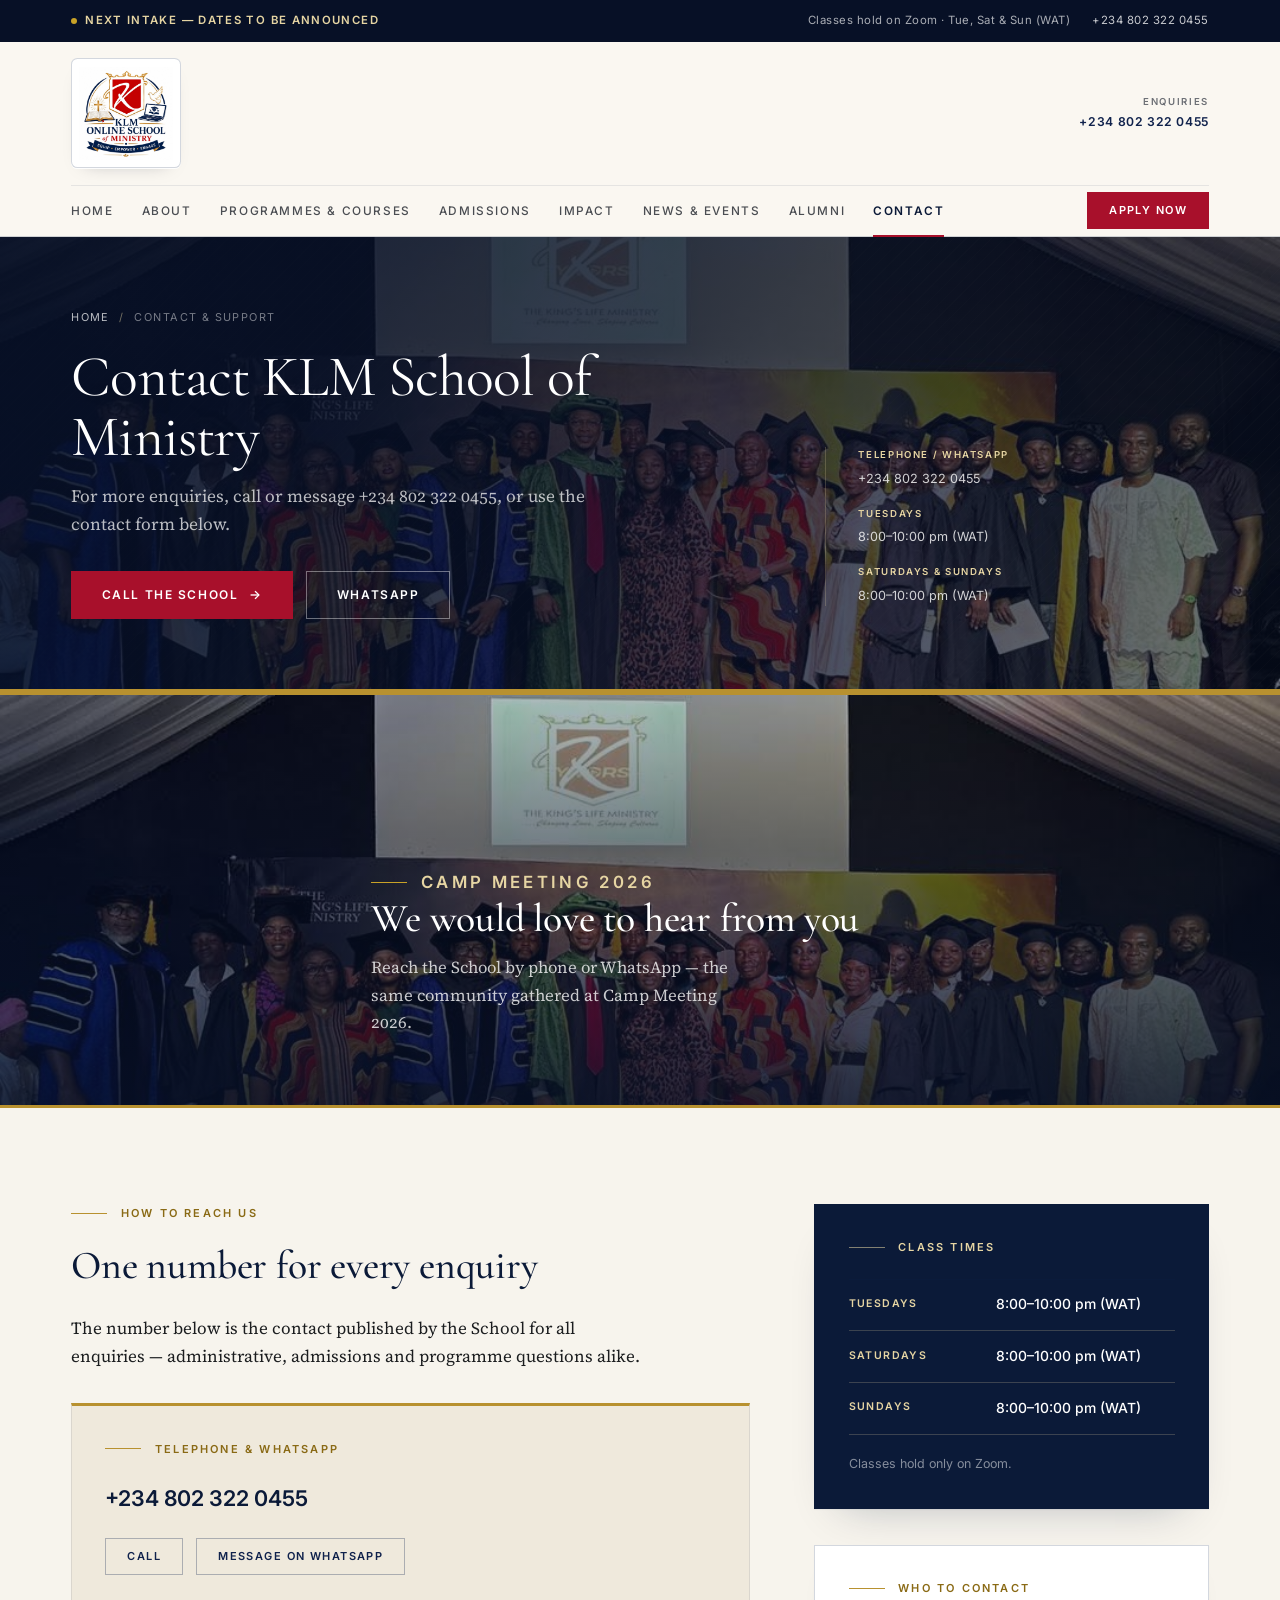
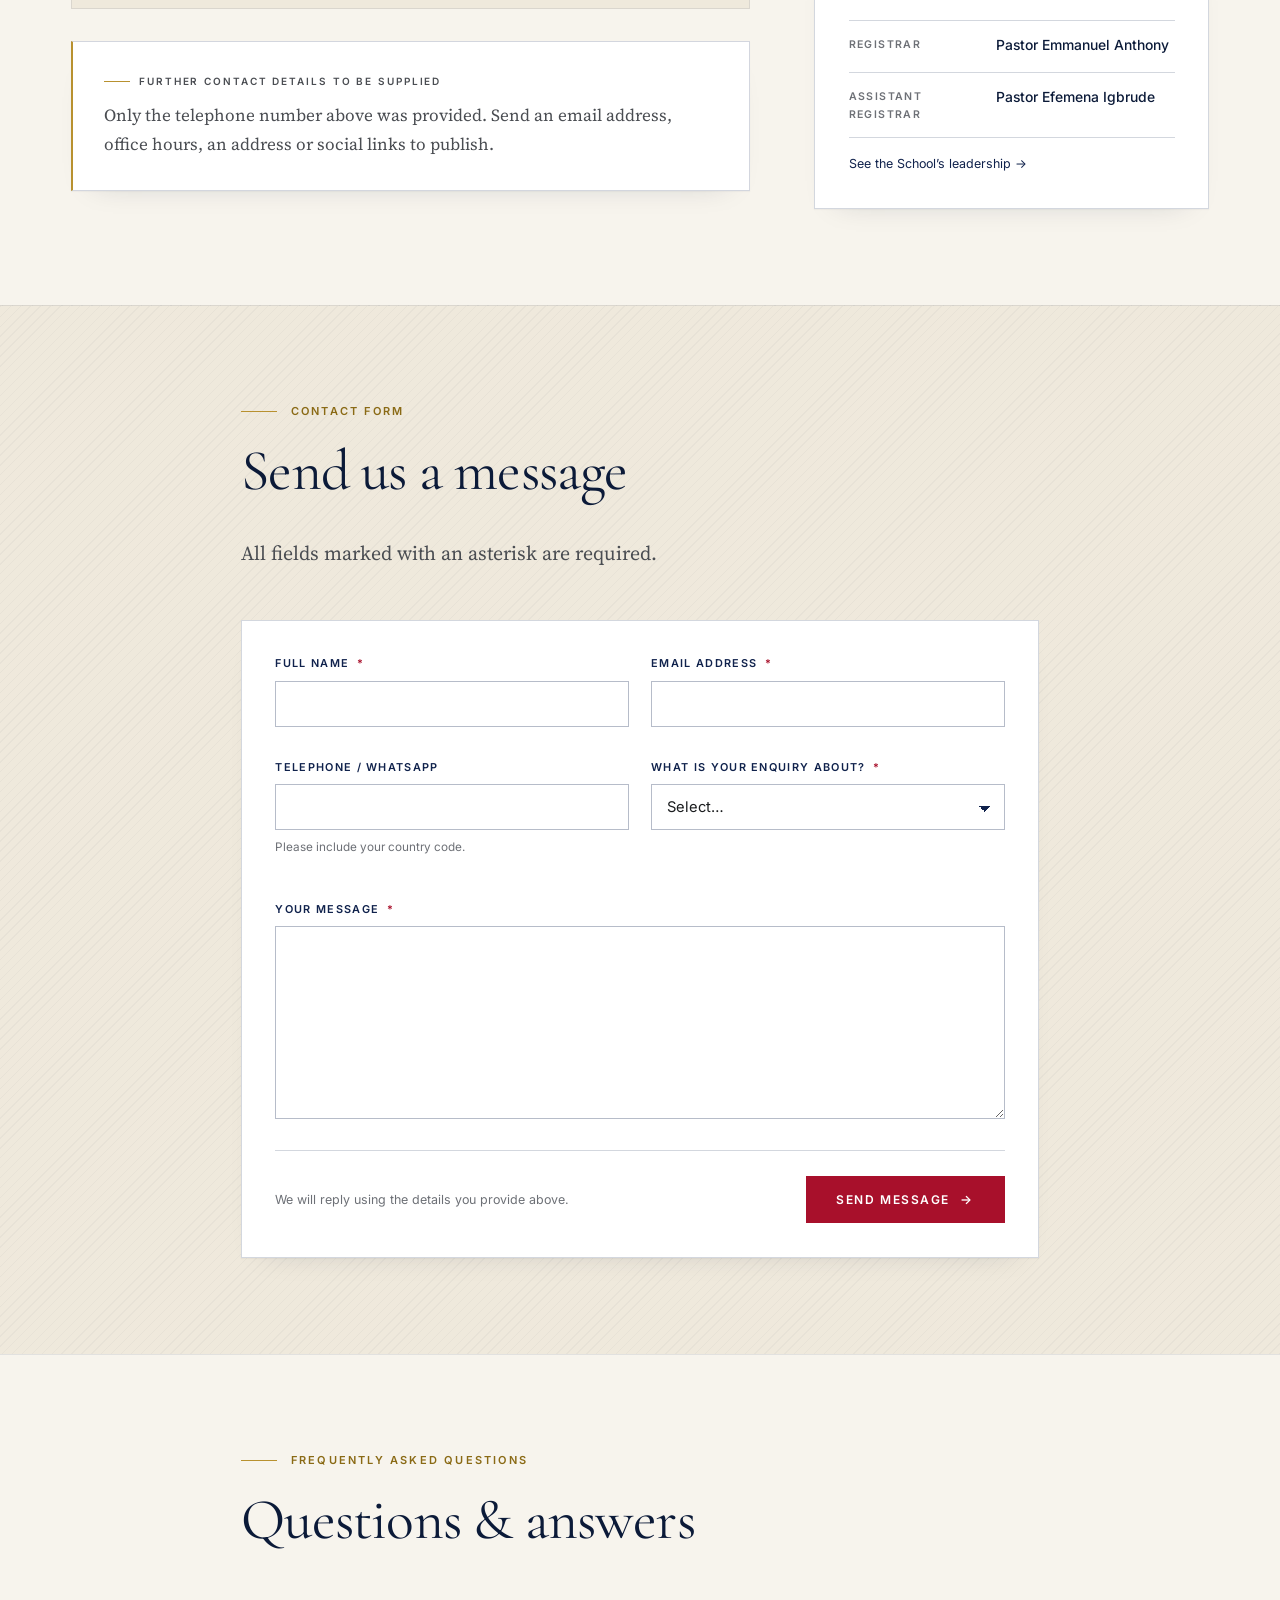
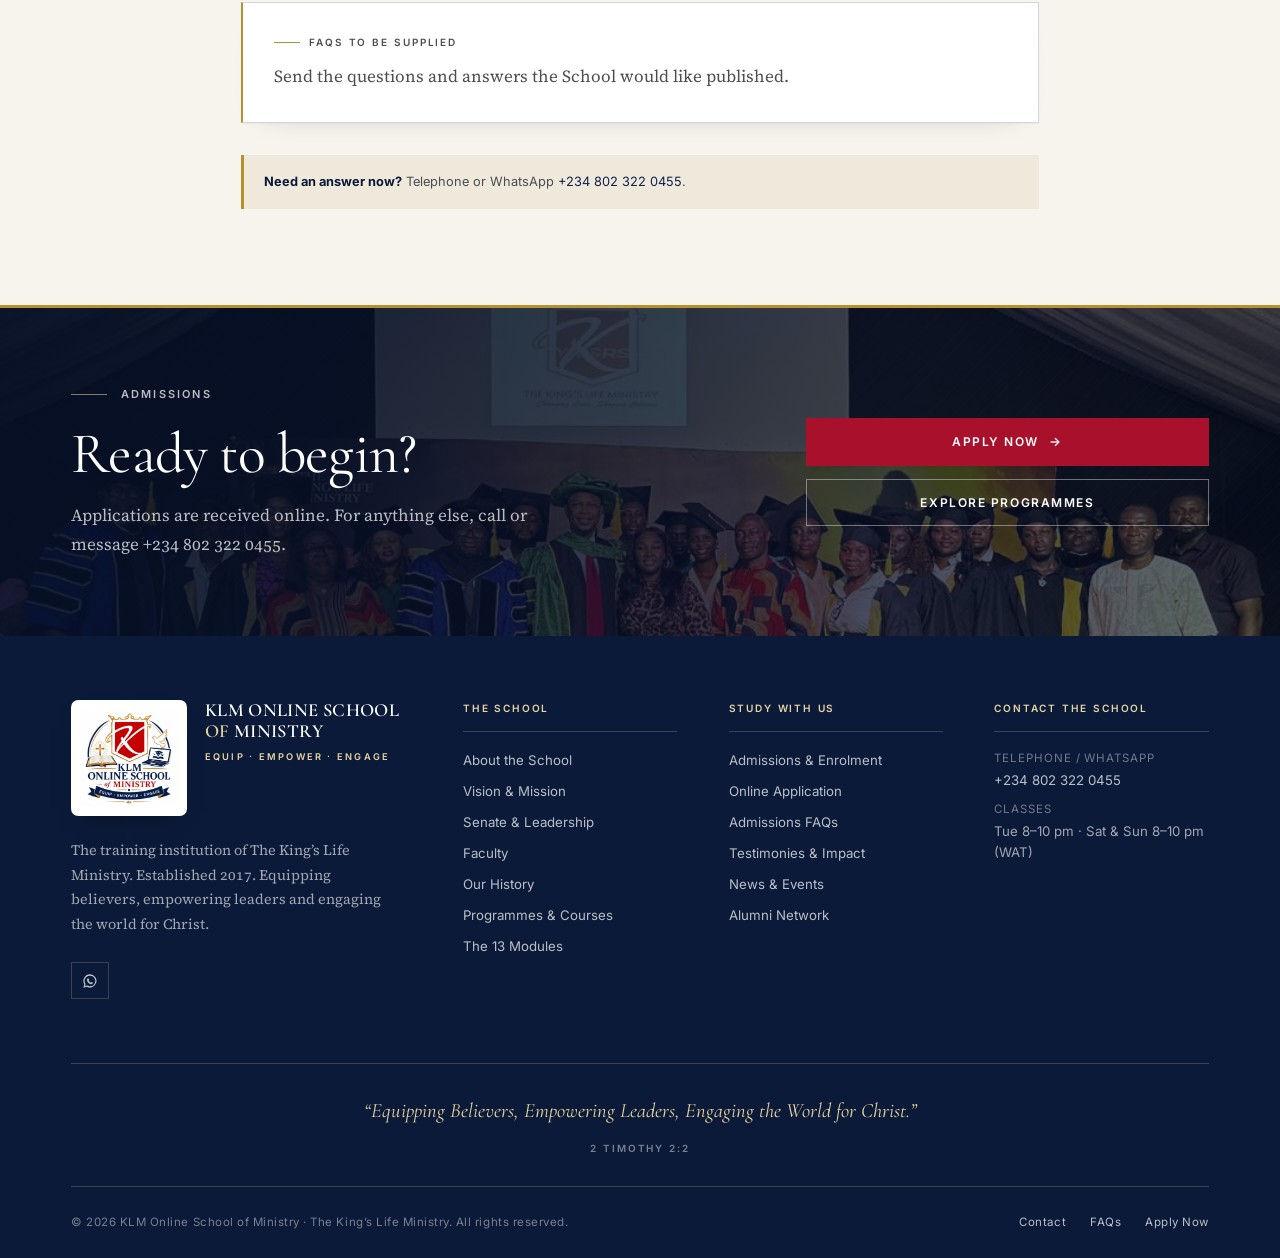
<file: contact.html>
<!DOCTYPE html>
<html lang="en" class="no-js">
<head>
<meta charset="utf-8">
<meta name="viewport" content="width=device-width, initial-scale=1">
<title>Contact &amp; Support | KLM Online School of Ministry</title>
<meta name="description" content="Contact the KLM Online School of Ministry. Enquiries on +234 802 322 0455, the contact form, and the weekly class schedule.">
<meta name="theme-color" content="#0b1a38">
<link rel="icon" type="image/png" href="assets/img/crest.png">
<link rel="preconnect" href="https://fonts.googleapis.com">
<link rel="preconnect" href="https://fonts.gstatic.com" crossorigin>
<link href="https://fonts.googleapis.com/css2?family=Cormorant+Garamond:ital,wght@0,400;0,500;0,600;1,300;1,400&family=Inter:wght@400;500;600&family=Source+Serif+4:ital,opsz,wght@0,8..60,300..600;1,8..60,300..600&display=swap" rel="stylesheet">
<link rel="stylesheet" href="assets/css/main.css?v=20260918f">
</head>
<body>
<a class="skip-link" href="#main">Skip to main content</a>

<div class="utility">
  <div class="shell utility__inner">
    <p class="utility__flag" style="margin:0"><span class="utility__dot" aria-hidden="true"></span> Next intake &mdash; dates to be announced</p>
    <ul class="utility__list utility__list--secondary">
      <li>Classes hold on Zoom &middot; Tue, Sat &amp; Sun (WAT)</li>
      <li><a href="tel:+2348023220455">+234 802 322 0455</a></li>
    </ul>
  </div>
</div>

<header class="masthead" data-masthead>
  <div class="shell">
    <div class="masthead__top">
      <a class="wordmark" href="index.html">
        <img class="wordmark__crest" src="assets/img/crest.png" alt="KLM Online School of Ministry" width="1254" height="1254">
        <span class="wordmark__text">
          <span class="wordmark__name">KLM Online School <em>of</em> Ministry</span>
          <span class="wordmark__sub">Equip &middot; Empower &middot; Engage</span>
        </span>
      </a>
      <div class="masthead__actions">
        <p class="masthead__phone" style="margin:0">
          <span>Enquiries</span>
          <strong>+234 802 322 0455</strong>
        </p>
        <button class="burger" type="button" data-burger aria-expanded="false" aria-controls="primary-nav" aria-label="Open main menu"><span></span></button>
      </div>
    </div>
    <nav class="nav" id="primary-nav" data-nav aria-label="Main">
      <ul class="nav__list">
        <li><a class="nav__link" href="index.html">Home</a></li>
        <li><a class="nav__link" href="about.html">About</a></li>
        <li><a class="nav__link" href="programmes.html">Programmes &amp; Courses</a></li>
        <li><a class="nav__link" href="admissions.html">Admissions</a></li>
        <li><a class="nav__link" href="impact.html">Impact</a></li>
        <li><a class="nav__link" href="news.html">News &amp; Events</a></li>
        <li><a class="nav__link" href="alumni.html">Alumni</a></li>
        <li><a class="nav__link" href="contact.html" aria-current="page">Contact</a></li>
        <li class="nav__spacer nav__cta"><a class="btn btn--primary btn--sm" href="admissions.html#apply">Apply Now</a></li>
      </ul>
    </nav>
  </div>
</header>

<main id="main">

  <section class="pagehead">
    <div class="pagehead__photo" aria-hidden="true">
      <img src="assets/img/camp-meeting-hero.jpg" alt="" width="1080" height="534">
    </div>
    <div class="shell pagehead__inner">
      <div>
        <nav class="breadcrumb" aria-label="Breadcrumb">
          <a href="index.html">Home</a><span aria-hidden="true">/</span>Contact &amp; Support
        </nav>
        <h1 class="display-lg">Contact KLM School of Ministry</h1>
        <p class="pagehead__lede">For more enquiries, call or message +234 802 322 0455, or use the contact form below.</p>
        <div class="btn-row" style="margin-top:2rem">
          <a class="btn btn--primary" href="tel:+2348023220455">Call the School <span class="btn__arrow" aria-hidden="true">&rarr;</span></a>
          <a class="btn btn--ghost-light" href="https://wa.me/2348023220455" target="_blank" rel="noopener">WhatsApp</a>
        </div>
      </div>
      <dl class="pagehead__aside">
        <dt>Telephone / WhatsApp</dt>
        <dd>+234 802 322 0455</dd>
        <dt>Tuesdays</dt>
        <dd>8:00&ndash;10:00 pm (WAT)</dd>
        <dt>Saturdays &amp; Sundays</dt>
        <dd>8:00&ndash;10:00 pm (WAT)</dd>
      </dl>
    </div>
  </section>


  <section class="photo-band" aria-label="Camp Meeting 2026">
    <div class="photo-band__media" aria-hidden="true">
      <img src="assets/img/camp-meeting-2026.jpg" alt="" width="1080" height="624" loading="lazy">
    </div>
    <div class="photo-band__veil" aria-hidden="true"></div>
    <div class="shell photo-band__content reveal">
      <p class="eyebrow eyebrow--light">Camp Meeting 2026</p>
      <h2 class="display-md">We would love to hear from you</h2>
      <p>Reach the School by phone or WhatsApp &mdash; the same community gathered at Camp Meeting 2026.</p>
    </div>
  </section>

  <!-- ============================== HOW TO REACH US ============================== -->
  <section class="section section--paper" id="reach">
    <div class="shell">
      <div class="grid grid--sidebar">
        <div class="reveal">
          <p class="eyebrow">How to Reach Us</p>
          <h2 class="display-md">One number for every enquiry</h2>
          <div class="prose stack" style="margin-top:1.6rem">
            <p>The number below is the contact published by the School for all enquiries &mdash; administrative, admissions and programme questions alike.</p>
          </div>

          <div class="panel panel--ivory panel--accent" style="margin-top:2rem">
            <p class="eyebrow">Telephone &amp; WhatsApp</p>
            <p style="margin-top:.75rem"><a href="tel:+2348023220455" style="font-family:var(--sans);font-weight:600;font-size:1.35rem;color:var(--navy-800)">+234 802 322 0455</a></p>
            <div class="btn-row" style="margin-top:1.35rem">
              <a class="btn btn--outline btn--sm" href="tel:+2348023220455">Call</a>
              <a class="btn btn--outline btn--sm" href="https://wa.me/2348023220455" target="_blank" rel="noopener">Message on WhatsApp</a>
            </div>
          </div>

          <div class="pending" style="margin-top:2rem">
            <p class="pending__label">Further contact details to be supplied</p>
            <p>Only the telephone number above was provided. Send an email address, office hours, an address or social links to publish.</p>
          </div>
        </div>

        <aside class="stack-lg reveal" data-reveal-delay="100">
          <div class="panel panel--navy">
            <p class="eyebrow eyebrow--light">Class Times</p>
            <dl class="deflist deflist--light">
              <div><dt>Tuesdays</dt><dd>8:00&ndash;10:00 pm (WAT)</dd></div>
              <div><dt>Saturdays</dt><dd>8:00&ndash;10:00 pm (WAT)</dd></div>
              <div><dt>Sundays</dt><dd>8:00&ndash;10:00 pm (WAT)</dd></div>
            </dl>
            <p class="small-print" style="color:rgba(255,255,255,.5);margin-top:1.2rem">Classes hold only on Zoom.</p>
          </div>

          <div class="panel">
            <p class="eyebrow">Who to Contact</p>
            <dl class="deflist">
              <div><dt>Registrar</dt><dd>Pastor Emmanuel Anthony</dd></div>
              <div><dt>Assistant Registrar</dt><dd>Pastor Efemena Igbrude</dd></div>
            </dl>
            <p class="small-print" style="margin-top:1rem"><a href="about.html#leadership">See the School&rsquo;s leadership &rarr;</a></p>
          </div>
        </aside>
      </div>
    </div>
  </section>

  <!-- ============================== CONTACT FORM ============================== -->
  <section class="section section--ivory-dark engraved" id="form">
    <div class="shell shell--narrow">
      <div class="section-head reveal">
        <p class="eyebrow">Contact Form</p>
        <h2 class="display-lg">Send us a message</h2>
        <p class="lede" style="margin-top:1rem">All fields marked with an asterisk are required.</p>
      </div>

      <div class="panel reveal" data-reveal-delay="60">
        <form class="form" data-form="contact" novalidate>
          <p class="form__status" data-status hidden></p>

          <div class="form__grid">
            <div class="field">
              <label for="c-name">Full name <span class="req" aria-hidden="true">*</span></label>
              <input id="c-name" name="fullName" type="text" autocomplete="name" data-label="Full name" required>
              <p class="field__error" aria-live="polite"></p>
            </div>
            <div class="field">
              <label for="c-email">Email address <span class="req" aria-hidden="true">*</span></label>
              <input id="c-email" name="email" type="email" autocomplete="email" data-label="Email address" required>
              <p class="field__error" aria-live="polite"></p>
            </div>
            <div class="field">
              <label for="c-phone">Telephone / WhatsApp</label>
              <input id="c-phone" name="phone" type="tel" autocomplete="tel" data-label="Telephone or WhatsApp">
              <p class="field__hint">Please include your country code.</p>
              <p class="field__error" aria-live="polite"></p>
            </div>
            <div class="field">
              <label for="c-subject">What is your enquiry about? <span class="req" aria-hidden="true">*</span></label>
              <select id="c-subject" name="subject" data-label="Subject" required>
                <option value="">Select&hellip;</option>
                <option>Admissions enquiry</option>
                <option>Programme enquiry</option>
                <option>Administrative enquiry</option>
                <option>Alumni enquiry</option>
                <option>Other</option>
              </select>
              <p class="field__error" aria-live="polite"></p>
            </div>
          </div>

          <div class="field">
            <label for="c-message">Your message <span class="req" aria-hidden="true">*</span></label>
            <textarea id="c-message" name="message" rows="7" data-label="Your message" required></textarea>
            <p class="field__error" aria-live="polite"></p>
          </div>

          <div class="form__footer">
            <p class="small-print" style="margin:0;flex:1;min-width:12rem">We will reply using the details you provide above.</p>
            <button class="btn btn--primary" type="submit">Send Message <span class="btn__arrow" aria-hidden="true">&rarr;</span></button>
          </div>
        </form>
      </div>
    </div>
  </section>

  <!-- ================================ FAQ ================================ -->
  <section class="section section--paper" id="faq">
    <div class="shell shell--narrow">
      <div class="section-head reveal">
        <p class="eyebrow">Frequently Asked Questions</p>
        <h2 class="display-lg">Questions &amp; answers</h2>
      </div>

      <div class="pending reveal" data-reveal-delay="60">
        <p class="pending__label">FAQs to be supplied</p>
        <p>Send the questions and answers the School would like published.</p>
      </div>

      <div class="notice reveal" style="margin-top:2rem">
        <strong>Need an answer now?</strong> Telephone or WhatsApp <a href="tel:+2348023220455">+234 802 322 0455</a>.
      </div>
    </div>
  </section>

  <!-- ================================ CTA ================================ -->
  <section class="cta">
    <div class="cta__photo" aria-hidden="true">
      <img src="assets/img/camp-meeting-2026.jpg" alt="" width="1080" height="624" loading="lazy">
    </div>
    <div class="shell cta__inner">
      <div>
        <p class="eyebrow eyebrow--light">Admissions</p>
        <h2 class="display-lg">Ready to begin?</h2>
        <p>Applications are received online. For anything else, call or message +234 802 322 0455.</p>
      </div>
      <div class="cta__actions">
        <a class="btn btn--primary btn--wide" href="admissions.html#apply">Apply Now <span class="btn__arrow" aria-hidden="true">&rarr;</span></a>
        <a class="btn btn--ghost-light btn--wide" href="programmes.html">Explore Programmes</a>
      </div>
    </div>
  </section>

</main>

<footer class="footer">
  <div class="shell">
    <div class="footer__top">
      <div>
        <div class="footer__brand">
          <img class="footer__crest" src="assets/img/crest.png" alt="" aria-hidden="true">
          <div>
            <div class="footer__brandname">KLM Online School <em style="font-style:normal;color:var(--gold-200)">of</em> Ministry</div>
            <div class="footer__brandsub">Equip &middot; Empower &middot; Engage</div>
          </div>
        </div>
        <p class="footer__blurb">The training institution of The King&rsquo;s Life Ministry. Established 2017. Equipping believers, empowering leaders and engaging the world for Christ.</p>
        <ul class="socials">
          <li><a href="https://wa.me/2348023220455" target="_blank" rel="noopener" aria-label="WhatsApp the School of Ministry"><svg viewBox="0 0 24 24" aria-hidden="true"><path d="M12 2a9.9 9.9 0 00-8.5 15L2 22l5.1-1.4A9.9 9.9 0 1012 2zm0 18a8 8 0 01-4.1-1.1l-.3-.2-3 .8.8-2.9-.2-.3A8 8 0 1112 20zm4.5-5.7c-.2-.1-1.4-.7-1.6-.8-.2-.1-.4-.1-.5.1l-.7.9c-.1.2-.3.2-.5.1a6.5 6.5 0 01-3.2-2.8c-.1-.2 0-.3.1-.5l.6-.7c.1-.2.1-.3 0-.5l-.7-1.7c-.1-.3-.3-.3-.5-.3h-.5c-.2 0-.5.1-.7.3-.7.7-1 1.6-.9 2.5.3 2.4 3.3 5.4 5.7 5.9.9.2 1.8-.1 2.5-.7.2-.2.3-.5.3-.8v-.4c0-.2-.1-.3-.2-.4z"/></svg></a></li>
        </ul>
      </div>

      <div>
        <p class="footer__coltitle">The School</p>
        <ul class="footer__list">
          <li><a href="about.html">About the School</a></li>
          <li><a href="about.html#vision">Vision &amp; Mission</a></li>
          <li><a href="about.html#leadership">Senate &amp; Leadership</a></li>
          <li><a href="about.html#faculty">Faculty</a></li>
          <li><a href="about.html#history">Our History</a></li>
          <li><a href="programmes.html">Programmes &amp; Courses</a></li>
          <li><a href="programmes.html#modules">The 13 Modules</a></li>
        </ul>
      </div>

      <div>
        <p class="footer__coltitle">Study With Us</p>
        <ul class="footer__list">
          <li><a href="admissions.html">Admissions &amp; Enrolment</a></li>
          <li><a href="admissions.html#apply">Online Application</a></li>
          <li><a href="admissions.html#faq">Admissions FAQs</a></li>
          <li><a href="impact.html">Testimonies &amp; Impact</a></li>
          <li><a href="news.html">News &amp; Events</a></li>
          <li><a href="alumni.html">Alumni Network</a></li>
        </ul>
      </div>

      <div>
        <p class="footer__coltitle">Contact the School</p>
        <ul class="footer__list">
          <li><span>Telephone / WhatsApp</span><a href="tel:+2348023220455">+234 802 322 0455</a></li>
          <li><span>Classes</span>Tue 8&ndash;10 pm &middot; Sat &amp; Sun 8&ndash;10 pm (WAT)</li>
        </ul>
      </div>
    </div>

    <div class="footer__scripture">
      <p>&ldquo;Equipping Believers, Empowering Leaders, Engaging the World for Christ.&rdquo;</p>
      <cite>2 Timothy 2:2</cite>
    </div>

    <div class="footer__base">
      <p style="margin:0">&copy; <span data-year>2026</span> KLM Online School of Ministry &middot; The King&rsquo;s Life Ministry. All rights reserved.</p>
      <ul>
        <li><a href="contact.html">Contact</a></li>
        <li><a href="contact.html#faq">FAQs</a></li>
        <li><a href="admissions.html#apply">Apply Now</a></li>
      </ul>
    </div>
  </div>
</footer>

<button class="totop" type="button" data-totop aria-label="Back to top"><span aria-hidden="true">&uarr;</span></button>

<script src="assets/js/main.js" defer></script>
</body>
</html>
</file>
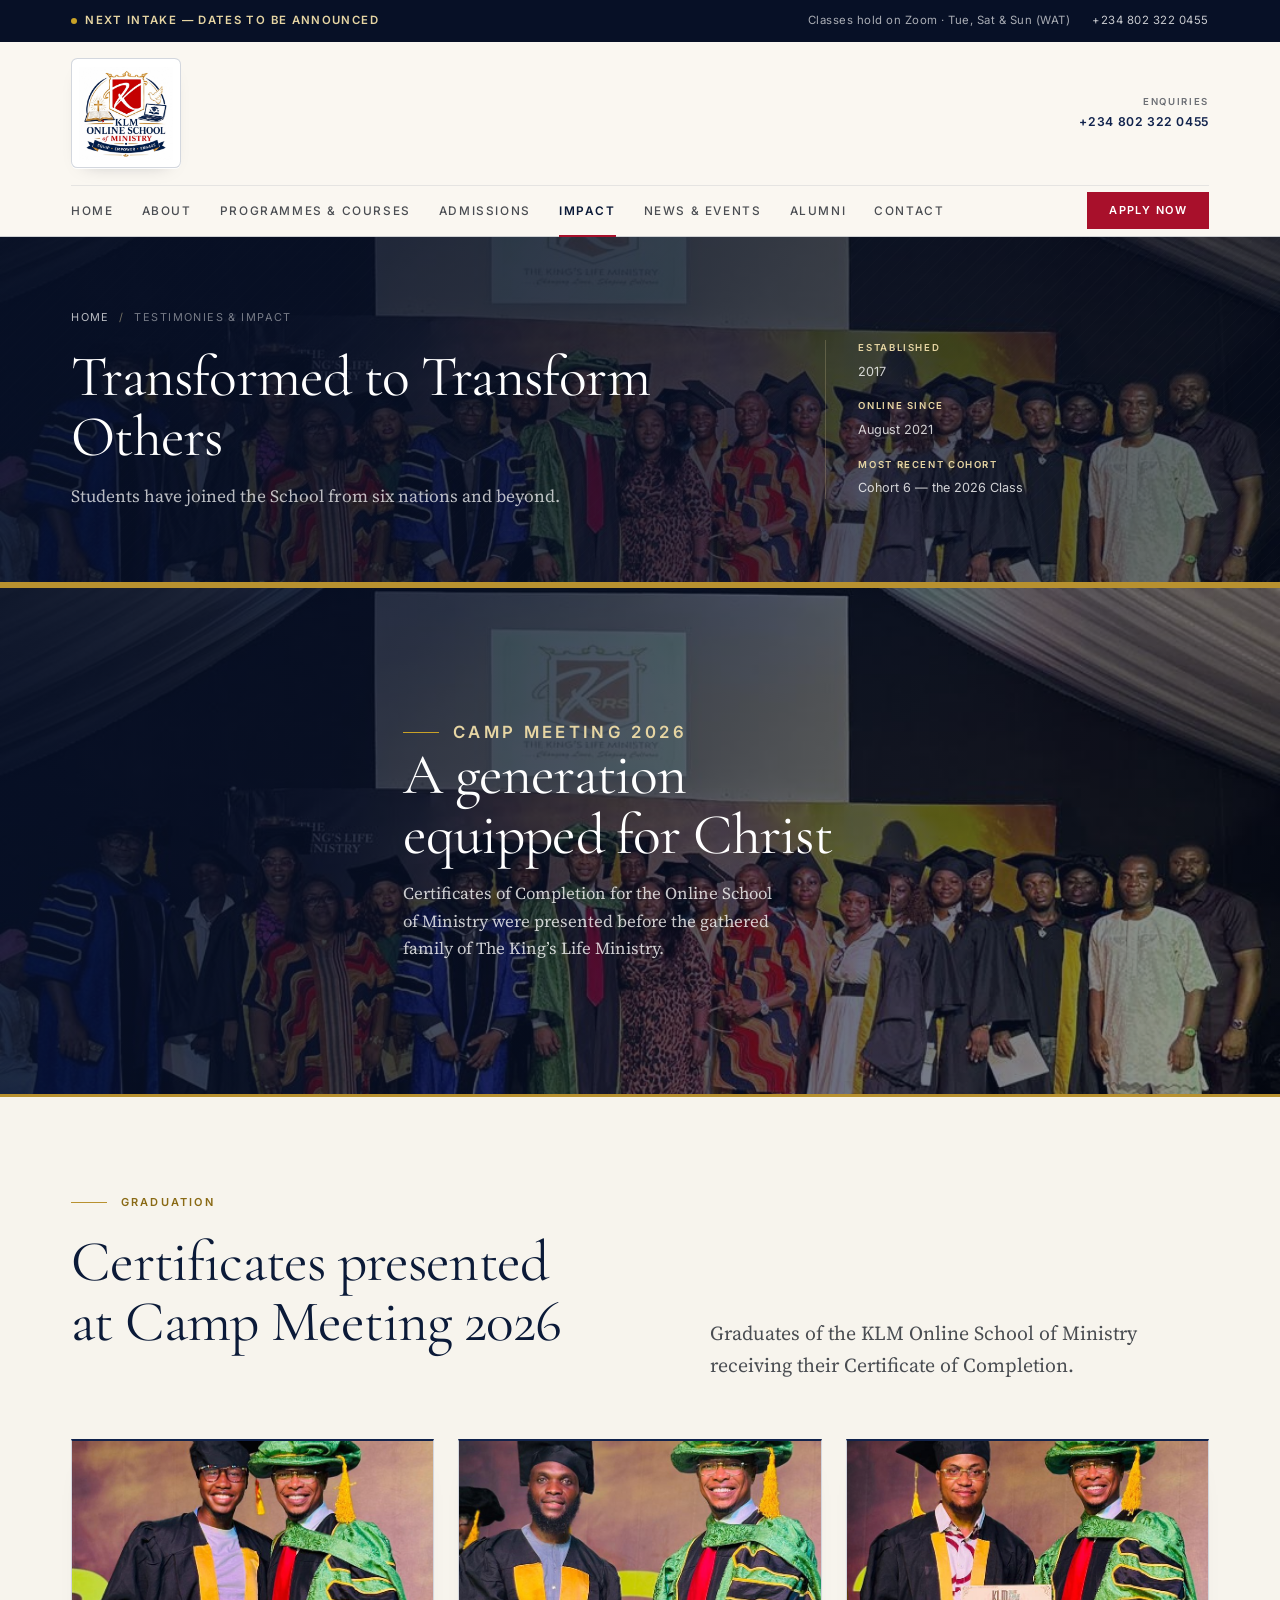
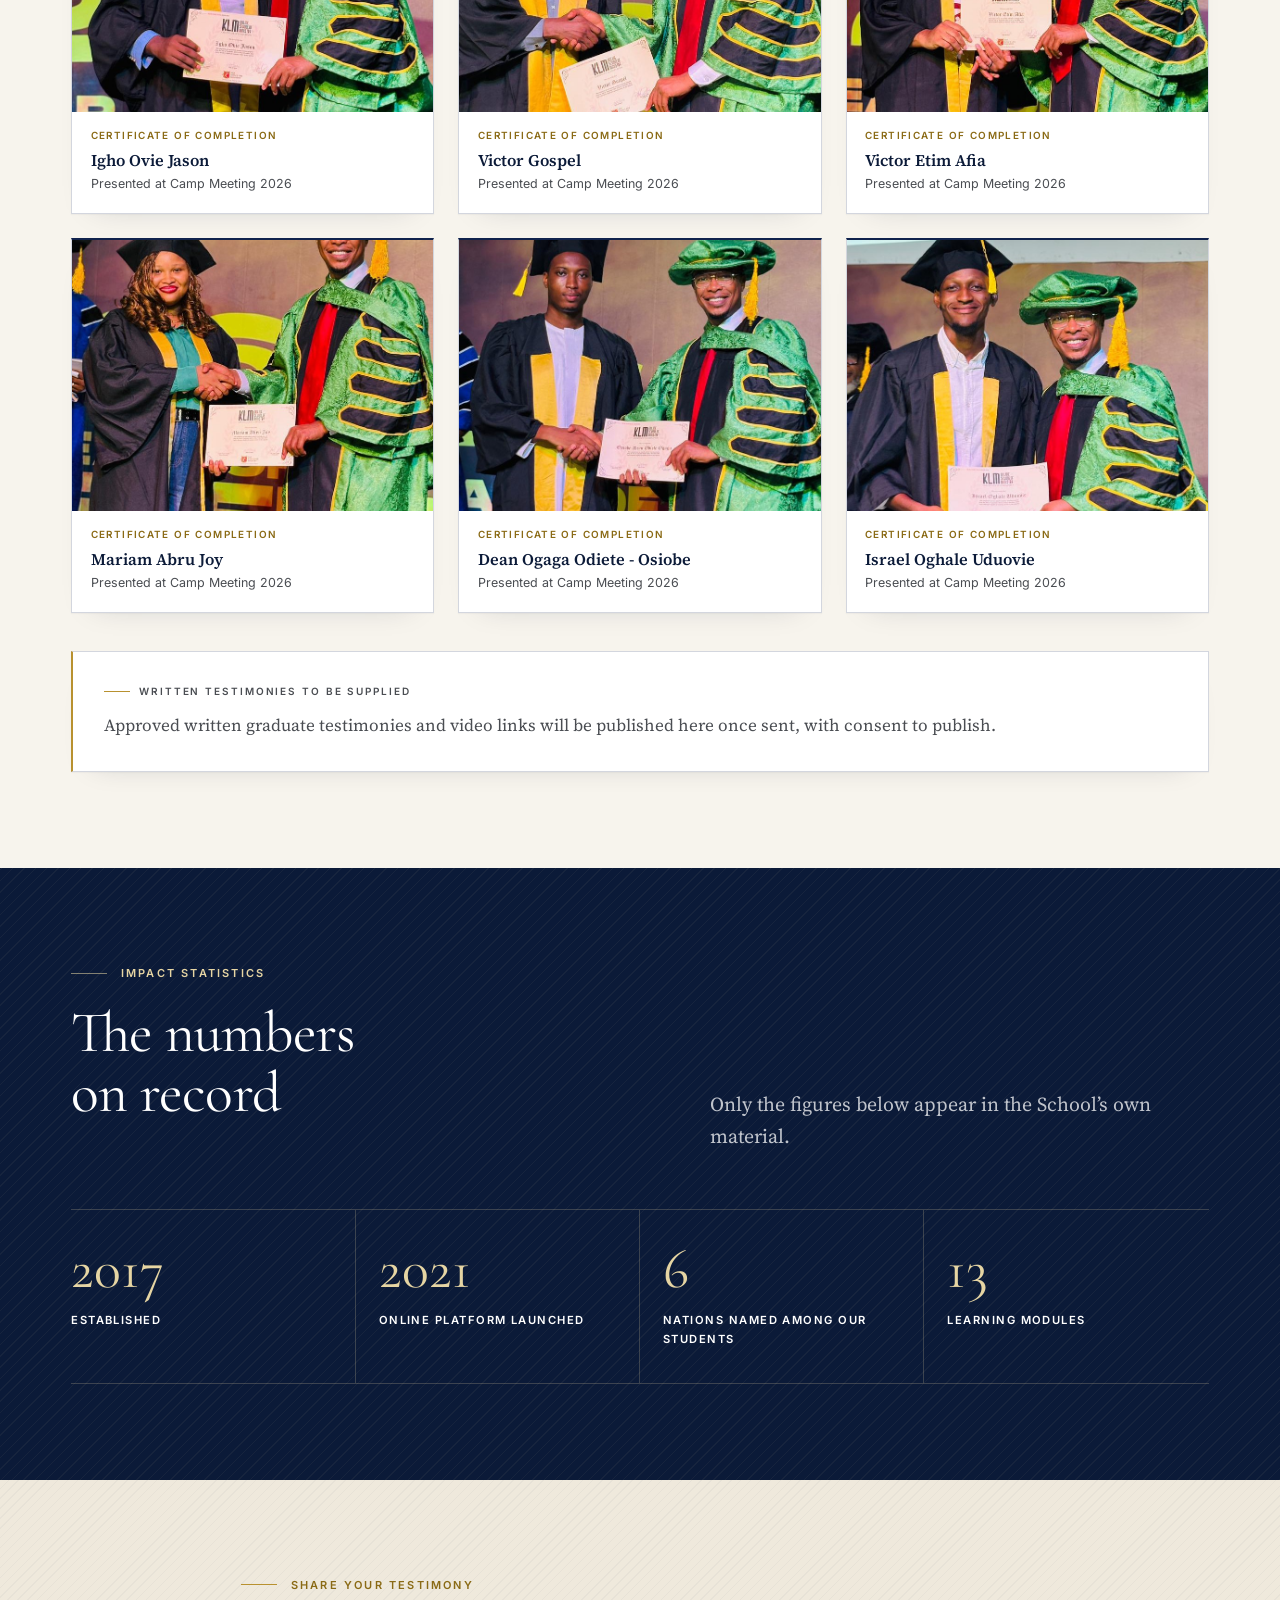
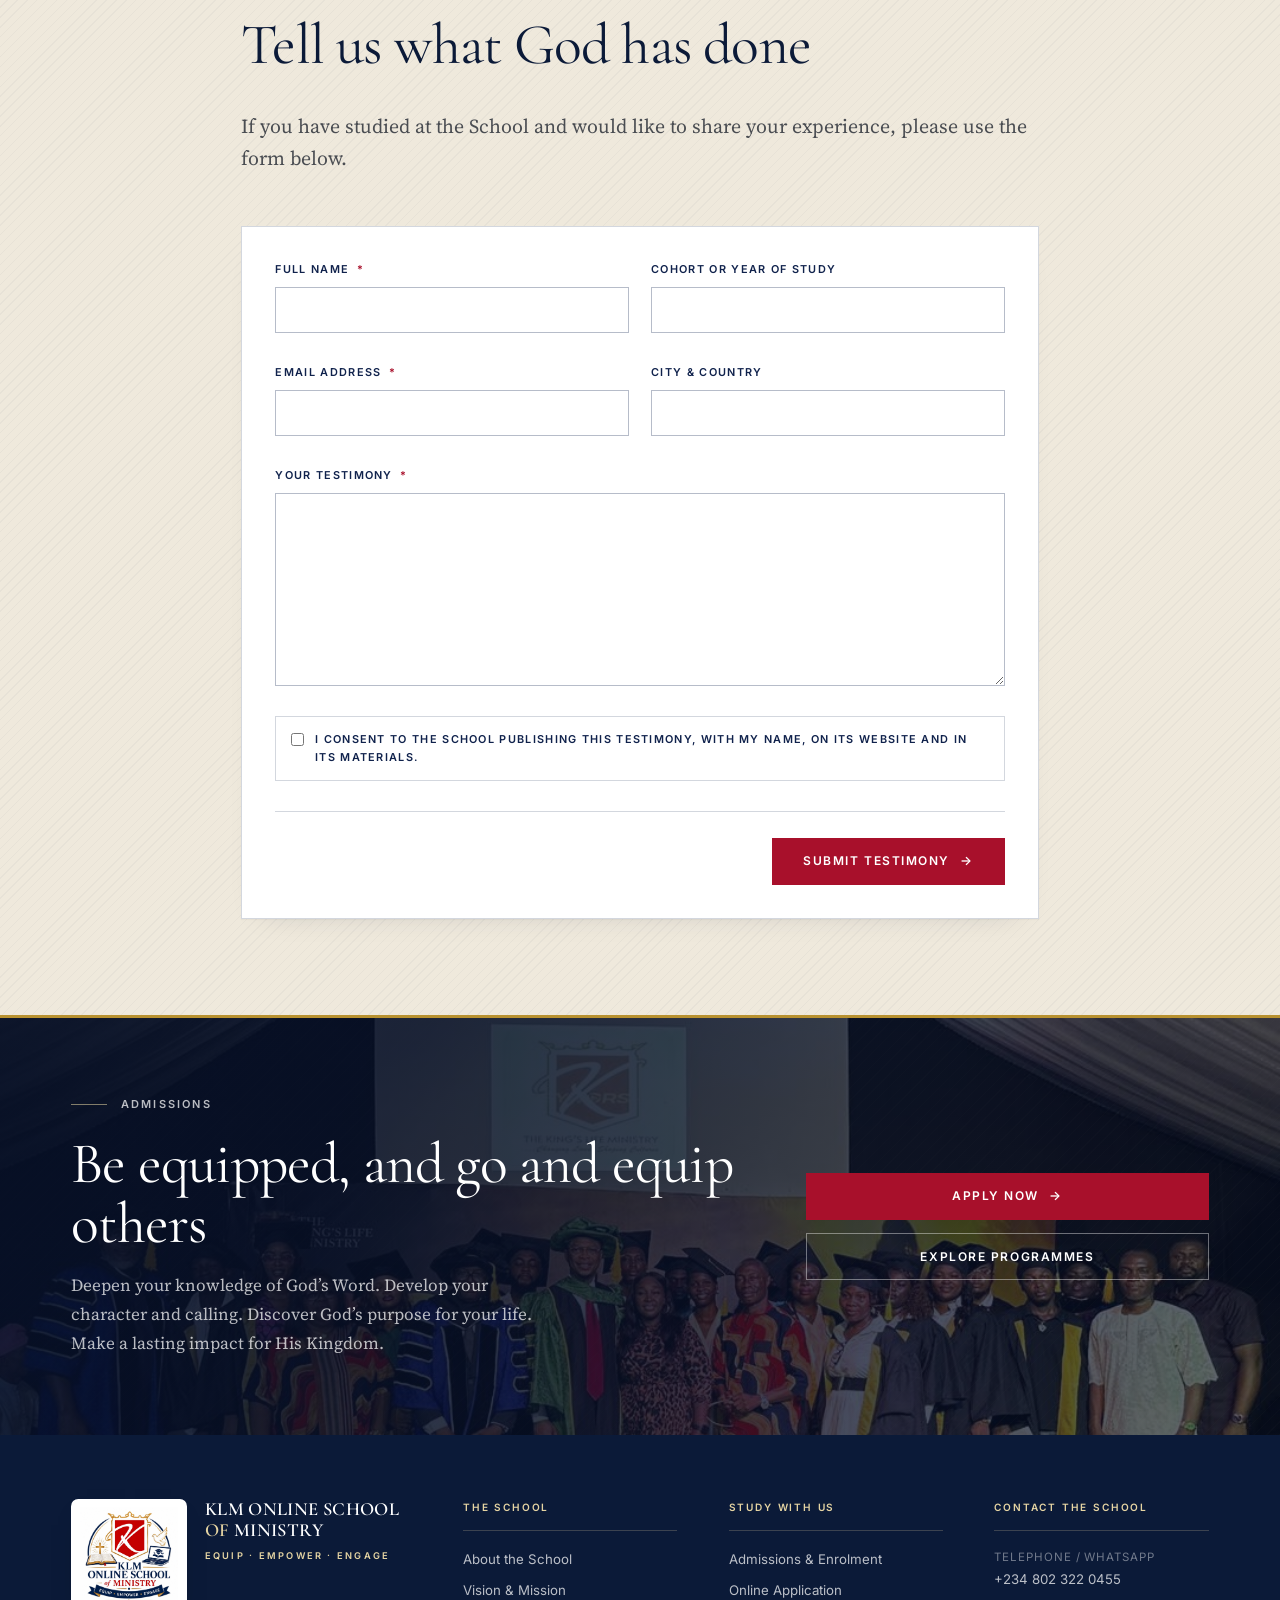
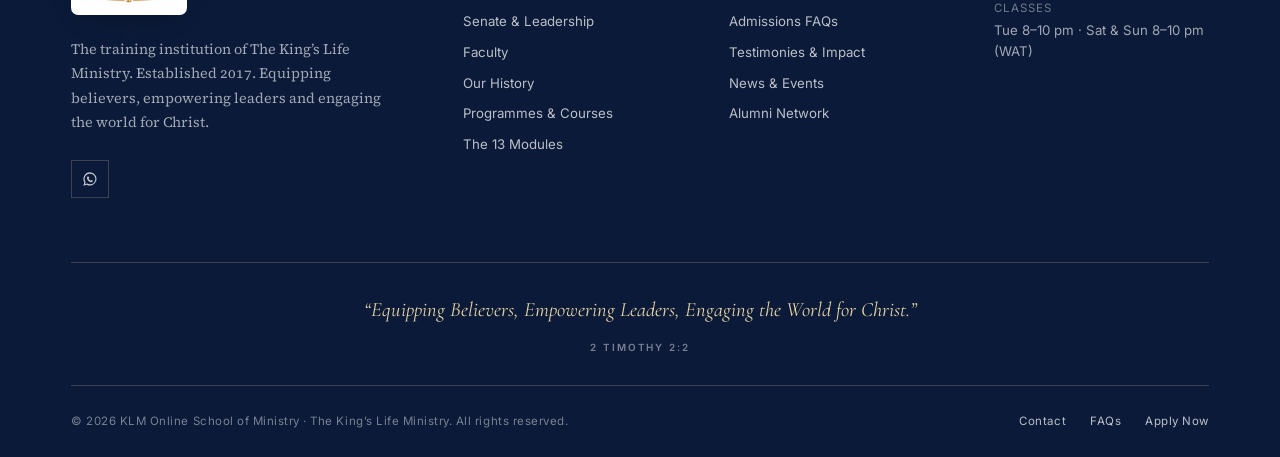
<file: impact.html>
<!DOCTYPE html>
<html lang="en" class="no-js">
<head>
<meta charset="utf-8">
<meta name="viewport" content="width=device-width, initial-scale=1">
<title>Testimonies &amp; Impact | KLM Online School of Ministry</title>
<meta name="description" content="Transformed to transform others. Graduate testimonies and ministry impact from the KLM Online School of Ministry.">
<meta name="theme-color" content="#0b1a38">
<link rel="icon" type="image/png" href="assets/img/crest.png">
<link rel="preconnect" href="https://fonts.googleapis.com">
<link rel="preconnect" href="https://fonts.gstatic.com" crossorigin>
<link href="https://fonts.googleapis.com/css2?family=Cormorant+Garamond:ital,wght@0,400;0,500;0,600;1,300;1,400&family=Inter:wght@400;500;600&family=Source+Serif+4:ital,opsz,wght@0,8..60,300..600;1,8..60,300..600&display=swap" rel="stylesheet">
<link rel="stylesheet" href="assets/css/main.css?v=20260918f">
</head>
<body>
<a class="skip-link" href="#main">Skip to main content</a>

<div class="utility">
  <div class="shell utility__inner">
    <p class="utility__flag" style="margin:0"><span class="utility__dot" aria-hidden="true"></span> Next intake &mdash; dates to be announced</p>
    <ul class="utility__list utility__list--secondary">
      <li>Classes hold on Zoom &middot; Tue, Sat &amp; Sun (WAT)</li>
      <li><a href="tel:+2348023220455">+234 802 322 0455</a></li>
    </ul>
  </div>
</div>

<header class="masthead" data-masthead>
  <div class="shell">
    <div class="masthead__top">
      <a class="wordmark" href="index.html">
        <img class="wordmark__crest" src="assets/img/crest.png" alt="KLM Online School of Ministry" width="1254" height="1254">
        <span class="wordmark__text">
          <span class="wordmark__name">KLM Online School <em>of</em> Ministry</span>
          <span class="wordmark__sub">Equip &middot; Empower &middot; Engage</span>
        </span>
      </a>
      <div class="masthead__actions">
        <p class="masthead__phone" style="margin:0">
          <span>Enquiries</span>
          <strong>+234 802 322 0455</strong>
        </p>
        <button class="burger" type="button" data-burger aria-expanded="false" aria-controls="primary-nav" aria-label="Open main menu"><span></span></button>
      </div>
    </div>
    <nav class="nav" id="primary-nav" data-nav aria-label="Main">
      <ul class="nav__list">
        <li><a class="nav__link" href="index.html">Home</a></li>
        <li><a class="nav__link" href="about.html">About</a></li>
        <li><a class="nav__link" href="programmes.html">Programmes &amp; Courses</a></li>
        <li><a class="nav__link" href="admissions.html">Admissions</a></li>
        <li><a class="nav__link" href="impact.html" aria-current="page">Impact</a></li>
        <li><a class="nav__link" href="news.html">News &amp; Events</a></li>
        <li><a class="nav__link" href="alumni.html">Alumni</a></li>
        <li><a class="nav__link" href="contact.html">Contact</a></li>
        <li class="nav__spacer nav__cta"><a class="btn btn--primary btn--sm" href="admissions.html#apply">Apply Now</a></li>
      </ul>
    </nav>
  </div>
</header>

<main id="main">

  <section class="pagehead">
    <div class="pagehead__photo" aria-hidden="true">
      <img src="assets/img/camp-meeting-hero.jpg" alt="" width="1080" height="534">
    </div>
    <div class="shell pagehead__inner">
      <div>
        <nav class="breadcrumb" aria-label="Breadcrumb">
          <a href="index.html">Home</a><span aria-hidden="true">/</span>Testimonies &amp; Impact
        </nav>
        <h1 class="display-lg">Transformed to Transform Others</h1>
        <p class="pagehead__lede">Students have joined the School from six nations and beyond.</p>
      </div>
      <dl class="pagehead__aside">
        <dt>Established</dt>
        <dd>2017</dd>
        <dt>Online since</dt>
        <dd>August 2021</dd>
        <dt>Most recent cohort</dt>
        <dd>Cohort 6 &mdash; the 2026 Class</dd>
      </dl>
    </div>
  </section>

  <section class="photo-band photo-band--tall" aria-label="Camp Meeting 2026">
    <div class="photo-band__media" aria-hidden="true">
      <img src="assets/img/camp-meeting-2026.jpg" alt="" width="1080" height="624" loading="lazy">
    </div>
    <div class="photo-band__veil" aria-hidden="true"></div>
    <div class="shell photo-band__content reveal">
      <p class="eyebrow eyebrow--light">Camp Meeting 2026</p>
      <h2 class="display-lg">A generation equipped for Christ</h2>
      <p>Certificates of Completion for the Online School of Ministry were presented before the gathered family of The King&rsquo;s Life Ministry.</p>
    </div>
  </section>

  <!-- ============================ GRADUATION ============================ -->
  <section class="section section--paper" id="testimonies">
    <div class="shell">
      <div class="section-head section-head--split reveal">
        <div>
          <p class="eyebrow">Graduation</p>
          <h2 class="display-lg">Certificates presented<br>at Camp Meeting 2026</h2>
        </div>
        <p class="lede">Graduates of the KLM Online School of Ministry receiving their Certificate of Completion.</p>
      </div>

      <div class="gallery gallery--photos reveal" data-reveal-delay="60">
        <figure class="gallery__item">
          <div class="gallery__frame">
            <img src="assets/img/grad-igho-ovie-jason.jpg" alt="Igho Ovie Jason receiving a Certificate of Completion from the KLM Online School of Ministry" width="779" height="789" loading="lazy">
          </div>
          <figcaption>
            <span>Certificate of Completion</span>
            <strong>Igho Ovie Jason</strong>
            Presented at Camp Meeting 2026
          </figcaption>
        </figure>
        <figure class="gallery__item">
          <div class="gallery__frame">
            <img src="assets/img/grad-victor-gospel.jpg" alt="Victor Gospel receiving a Certificate of Completion from the KLM Online School of Ministry" width="779" height="789" loading="lazy">
          </div>
          <figcaption>
            <span>Certificate of Completion</span>
            <strong>Victor Gospel</strong>
            Presented at Camp Meeting 2026
          </figcaption>
        </figure>
        <figure class="gallery__item">
          <div class="gallery__frame">
            <img src="assets/img/grad-victor-etim-afia.jpg" alt="Victor Etim Afia receiving a Certificate of Completion from the KLM Online School of Ministry" width="779" height="789" loading="lazy">
          </div>
          <figcaption>
            <span>Certificate of Completion</span>
            <strong>Victor Etim Afia</strong>
            Presented at Camp Meeting 2026
          </figcaption>
        </figure>
        <figure class="gallery__item">
          <div class="gallery__frame">
            <img src="assets/img/grad-mariam-abru-joy.jpg" alt="Mariam Abru Joy receiving a Certificate of Completion from the KLM Online School of Ministry" width="779" height="789" loading="lazy">
          </div>
          <figcaption>
            <span>Certificate of Completion</span>
            <strong>Mariam Abru Joy</strong>
            Presented at Camp Meeting 2026
          </figcaption>
        </figure>
        <figure class="gallery__item">
          <div class="gallery__frame">
            <img src="assets/img/grad-dean-ogaga-odiete-osiobe.jpg" alt="Dean Ogaga Odiete - Osiobe receiving a Certificate of Completion from the KLM Online School of Ministry" width="779" height="789" loading="lazy">
          </div>
          <figcaption>
            <span>Certificate of Completion</span>
            <strong>Dean Ogaga Odiete - Osiobe</strong>
            Presented at Camp Meeting 2026
          </figcaption>
        </figure>
        <figure class="gallery__item">
          <div class="gallery__frame">
            <img src="assets/img/grad-israel-oghale-uduovie.jpg" alt="Israel Oghale Uduovie receiving a Certificate of Completion from the KLM Online School of Ministry" width="779" height="789" loading="lazy">
          </div>
          <figcaption>
            <span>Certificate of Completion</span>
            <strong>Israel Oghale Uduovie</strong>
            Presented at Camp Meeting 2026
          </figcaption>
        </figure>
      </div>

      <div class="pending reveal" data-reveal-delay="90" style="margin-top:clamp(1.75rem,3vw,2.5rem)">
        <p class="pending__label">Written testimonies to be supplied</p>
        <p>Approved written graduate testimonies and video links will be published here once sent, with consent to publish.</p>
      </div>
    </div>
  </section>

  <!-- ============================== STATISTICS ============================== -->
  <section class="section section--navy engraved--navy" id="statistics">
    <div class="shell">
      <div class="section-head section-head--split reveal">
        <div>
          <p class="eyebrow eyebrow--light">Impact Statistics</p>
          <h2 class="display-lg">The numbers<br>on record</h2>
        </div>
        <p class="lede">Only the figures below appear in the School&rsquo;s own material.</p>
      </div>

      <div class="stats stats--light reveal" data-reveal-delay="60">
        <div class="stats__item">
          <span class="stats__num">2017</span>
          <span class="stats__label">Established</span>
        </div>
        <div class="stats__item">
          <span class="stats__num">2021</span>
          <span class="stats__label">Online platform launched</span>
        </div>
        <div class="stats__item">
          <span class="stats__num">6</span>
          <span class="stats__label">Nations named among our students</span>
        </div>
        <div class="stats__item">
          <span class="stats__num">13</span>
          <span class="stats__label">Learning modules</span>
        </div>
      </div>

    </div>
  </section>

  <!-- ========================== SUBMIT A TESTIMONY ========================== -->
  <section class="section section--ivory-dark engraved" id="submit">
    <div class="shell shell--narrow">
      <div class="section-head reveal">
        <p class="eyebrow">Share Your Testimony</p>
        <h2 class="display-lg">Tell us what God has done</h2>
        <p class="lede" style="margin-top:1rem">If you have studied at the School and would like to share your experience, please use the form below.</p>
      </div>

      <div class="panel reveal" data-reveal-delay="60">
        <form class="form" data-form="testimony" data-persist novalidate>
          <p class="form__status" data-status hidden></p>

          <div class="form__grid">
            <div class="field">
              <label for="t-name">Full name <span class="req" aria-hidden="true">*</span></label>
              <input id="t-name" name="fullName" type="text" autocomplete="name" data-label="Full name" required>
              <p class="field__error" aria-live="polite"></p>
            </div>
            <div class="field">
              <label for="t-cohort">Cohort or year of study</label>
              <input id="t-cohort" name="cohort" type="text" data-label="Cohort or year of study">
              <p class="field__error" aria-live="polite"></p>
            </div>
            <div class="field">
              <label for="t-email">Email address <span class="req" aria-hidden="true">*</span></label>
              <input id="t-email" name="email" type="email" autocomplete="email" data-label="Email address" required>
              <p class="field__error" aria-live="polite"></p>
            </div>
            <div class="field">
              <label for="t-location">City &amp; country</label>
              <input id="t-location" name="location" type="text" data-label="City and country">
              <p class="field__error" aria-live="polite"></p>
            </div>
          </div>

          <div class="field">
            <label for="t-testimony">Your testimony <span class="req" aria-hidden="true">*</span></label>
            <textarea id="t-testimony" name="testimony" rows="7" data-label="Your testimony" required></textarea>
            <p class="field__error" aria-live="polite"></p>
          </div>

          <div class="field">
            <label class="choice"><input type="checkbox" name="consent" data-consent> I consent to the School publishing this testimony, with my name, on its website and in its materials.</label>
            <p class="field__error" aria-live="polite"></p>
          </div>

          <div class="form__footer">
            <p class="small-print" data-draft-hint style="margin:0;flex:1;min-width:12rem"></p>
            <button class="btn btn--primary" type="submit">Submit Testimony <span class="btn__arrow" aria-hidden="true">&rarr;</span></button>
          </div>
        </form>
      </div>
    </div>
  </section>

  <!-- ================================ CTA ================================ -->
  <section class="cta">
    <div class="cta__photo" aria-hidden="true">
      <img src="assets/img/camp-meeting-2026.jpg" alt="" width="1080" height="624" loading="lazy">
    </div>
    <div class="shell cta__inner">
      <div>
        <p class="eyebrow eyebrow--light">Admissions</p>
        <h2 class="display-lg">Be equipped, and go and equip others</h2>
        <p>Deepen your knowledge of God&rsquo;s Word. Develop your character and calling. Discover God&rsquo;s purpose for your life. Make a lasting impact for His Kingdom.</p>
      </div>
      <div class="cta__actions">
        <a class="btn btn--primary btn--wide" href="admissions.html#apply">Apply Now <span class="btn__arrow" aria-hidden="true">&rarr;</span></a>
        <a class="btn btn--ghost-light btn--wide" href="programmes.html">Explore Programmes</a>
      </div>
    </div>
  </section>

</main>

<footer class="footer">
  <div class="shell">
    <div class="footer__top">
      <div>
        <div class="footer__brand">
          <img class="footer__crest" src="assets/img/crest.png" alt="" aria-hidden="true">
          <div>
            <div class="footer__brandname">KLM Online School <em style="font-style:normal;color:var(--gold-200)">of</em> Ministry</div>
            <div class="footer__brandsub">Equip &middot; Empower &middot; Engage</div>
          </div>
        </div>
        <p class="footer__blurb">The training institution of The King&rsquo;s Life Ministry. Established 2017. Equipping believers, empowering leaders and engaging the world for Christ.</p>
        <ul class="socials">
          <li><a href="https://wa.me/2348023220455" target="_blank" rel="noopener" aria-label="WhatsApp the School of Ministry"><svg viewBox="0 0 24 24" aria-hidden="true"><path d="M12 2a9.9 9.9 0 00-8.5 15L2 22l5.1-1.4A9.9 9.9 0 1012 2zm0 18a8 8 0 01-4.1-1.1l-.3-.2-3 .8.8-2.9-.2-.3A8 8 0 1112 20zm4.5-5.7c-.2-.1-1.4-.7-1.6-.8-.2-.1-.4-.1-.5.1l-.7.9c-.1.2-.3.2-.5.1a6.5 6.5 0 01-3.2-2.8c-.1-.2 0-.3.1-.5l.6-.7c.1-.2.1-.3 0-.5l-.7-1.7c-.1-.3-.3-.3-.5-.3h-.5c-.2 0-.5.1-.7.3-.7.7-1 1.6-.9 2.5.3 2.4 3.3 5.4 5.7 5.9.9.2 1.8-.1 2.5-.7.2-.2.3-.5.3-.8v-.4c0-.2-.1-.3-.2-.4z"/></svg></a></li>
        </ul>
      </div>

      <div>
        <p class="footer__coltitle">The School</p>
        <ul class="footer__list">
          <li><a href="about.html">About the School</a></li>
          <li><a href="about.html#vision">Vision &amp; Mission</a></li>
          <li><a href="about.html#leadership">Senate &amp; Leadership</a></li>
          <li><a href="about.html#faculty">Faculty</a></li>
          <li><a href="about.html#history">Our History</a></li>
          <li><a href="programmes.html">Programmes &amp; Courses</a></li>
          <li><a href="programmes.html#modules">The 13 Modules</a></li>
        </ul>
      </div>

      <div>
        <p class="footer__coltitle">Study With Us</p>
        <ul class="footer__list">
          <li><a href="admissions.html">Admissions &amp; Enrolment</a></li>
          <li><a href="admissions.html#apply">Online Application</a></li>
          <li><a href="admissions.html#faq">Admissions FAQs</a></li>
          <li><a href="impact.html">Testimonies &amp; Impact</a></li>
          <li><a href="news.html">News &amp; Events</a></li>
          <li><a href="alumni.html">Alumni Network</a></li>
        </ul>
      </div>

      <div>
        <p class="footer__coltitle">Contact the School</p>
        <ul class="footer__list">
          <li><span>Telephone / WhatsApp</span><a href="tel:+2348023220455">+234 802 322 0455</a></li>
          <li><span>Classes</span>Tue 8&ndash;10 pm &middot; Sat &amp; Sun 8&ndash;10 pm (WAT)</li>
        </ul>
      </div>
    </div>

    <div class="footer__scripture">
      <p>&ldquo;Equipping Believers, Empowering Leaders, Engaging the World for Christ.&rdquo;</p>
      <cite>2 Timothy 2:2</cite>
    </div>

    <div class="footer__base">
      <p style="margin:0">&copy; <span data-year>2026</span> KLM Online School of Ministry &middot; The King&rsquo;s Life Ministry. All rights reserved.</p>
      <ul>
        <li><a href="contact.html">Contact</a></li>
        <li><a href="contact.html#faq">FAQs</a></li>
        <li><a href="admissions.html#apply">Apply Now</a></li>
      </ul>
    </div>
  </div>
</footer>

<button class="totop" type="button" data-totop aria-label="Back to top"><span aria-hidden="true">&uarr;</span></button>

<script src="assets/js/main.js" defer></script>
</body>
</html>
</file>
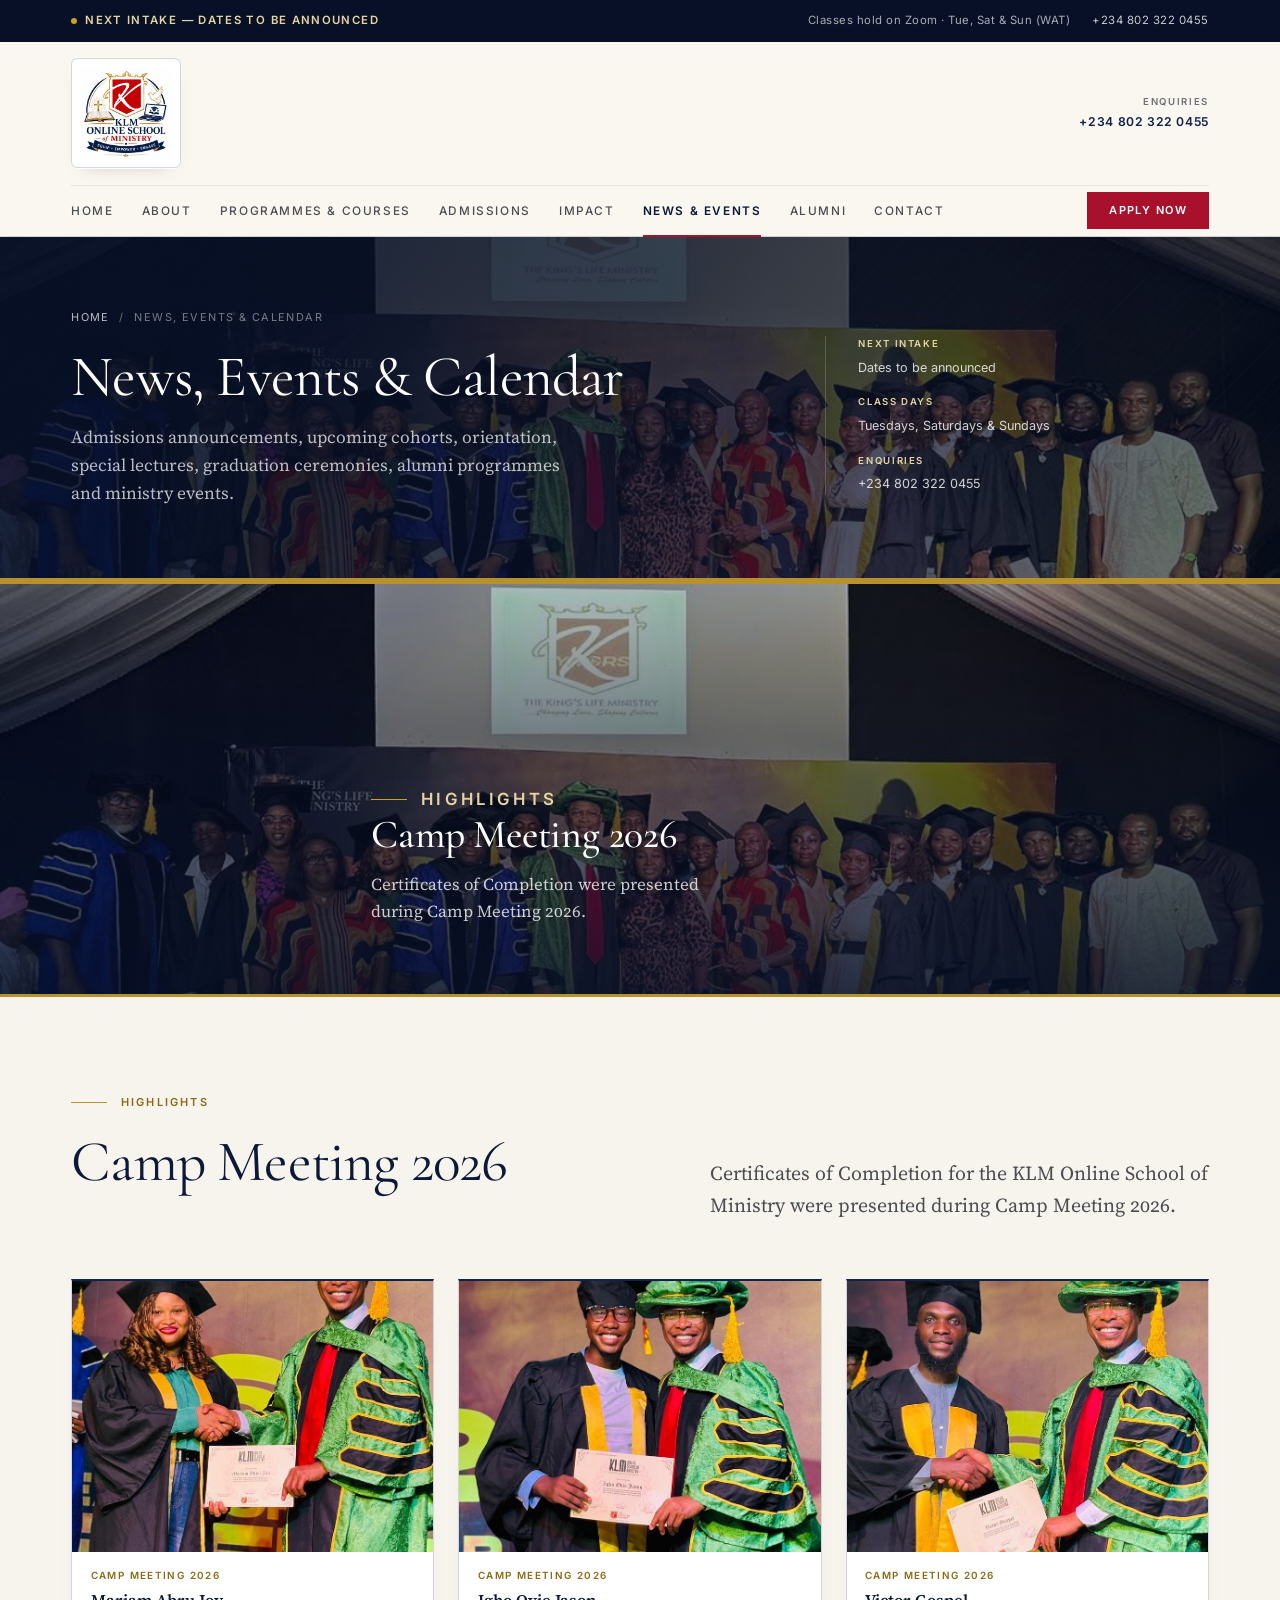
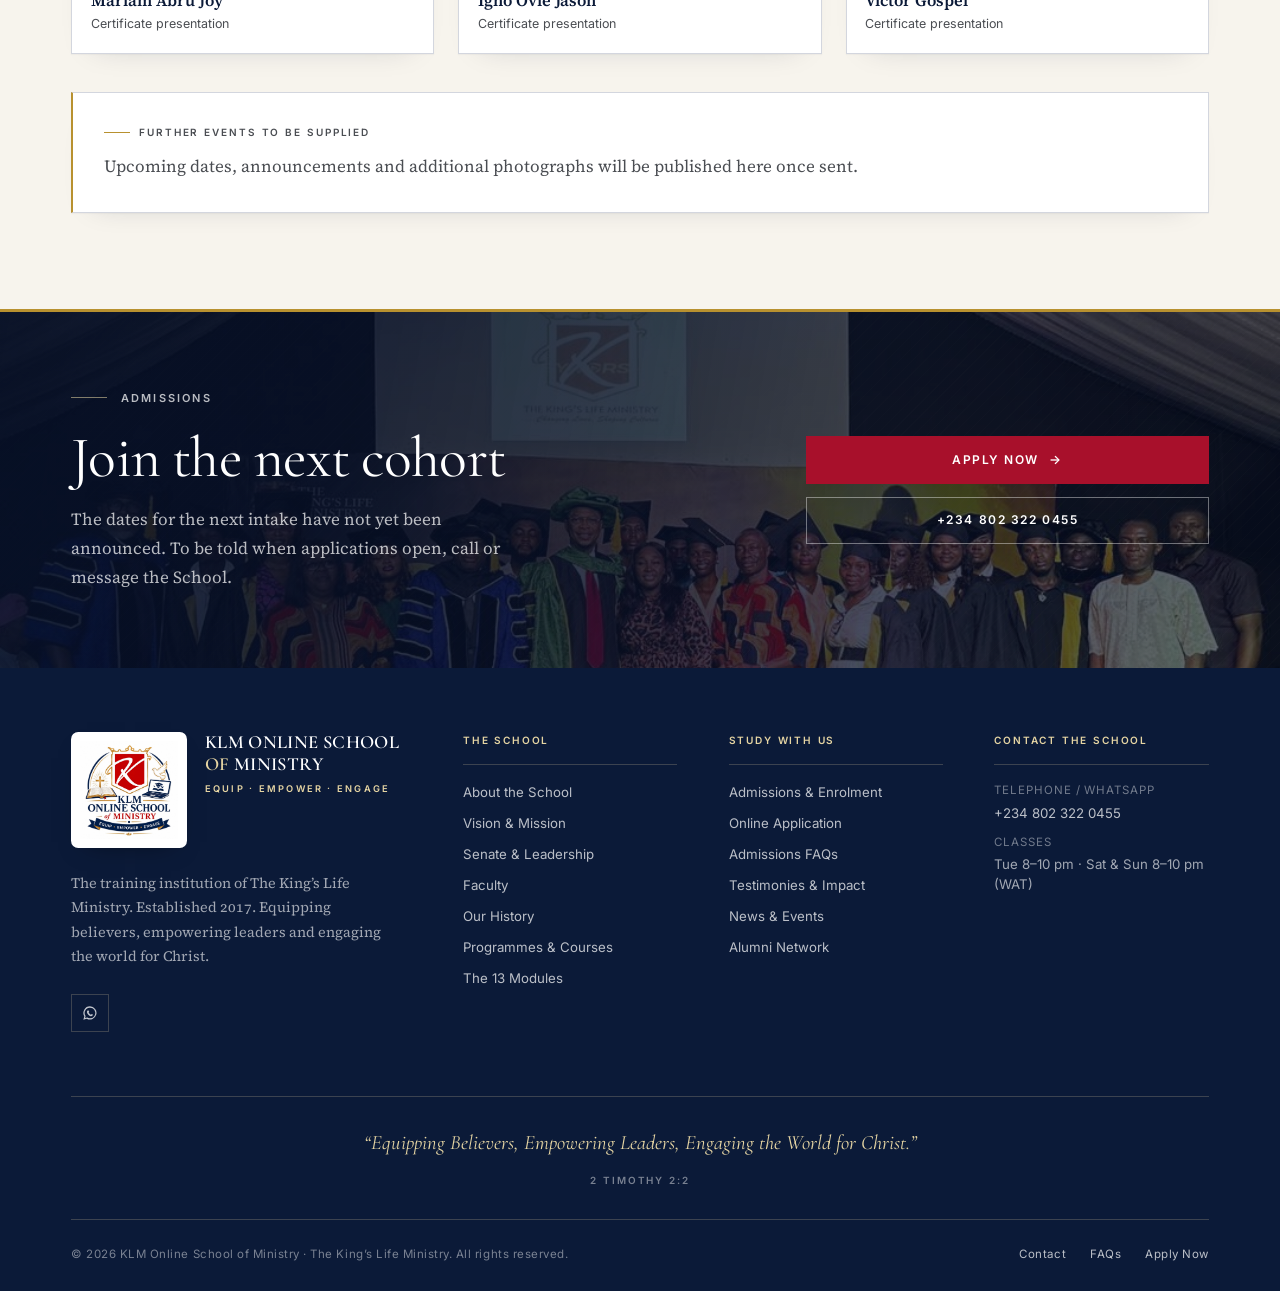
<file: news.html>
<!DOCTYPE html>
<html lang="en" class="no-js">
<head>
<meta charset="utf-8">
<meta name="viewport" content="width=device-width, initial-scale=1">
<title>News, Events &amp; Calendar | KLM Online School of Ministry</title>
<meta name="description" content="News, events and calendar for the KLM Online School of Ministry: admissions announcements, orientation, lectures, graduation ceremonies and alumni programmes.">
<meta name="theme-color" content="#0b1a38">
<link rel="icon" type="image/png" href="assets/img/crest.png">
<link rel="preconnect" href="https://fonts.googleapis.com">
<link rel="preconnect" href="https://fonts.gstatic.com" crossorigin>
<link href="https://fonts.googleapis.com/css2?family=Cormorant+Garamond:ital,wght@0,400;0,500;0,600;1,300;1,400&family=Inter:wght@400;500;600&family=Source+Serif+4:ital,opsz,wght@0,8..60,300..600;1,8..60,300..600&display=swap" rel="stylesheet">
<link rel="stylesheet" href="assets/css/main.css?v=20260918f">
</head>
<body>
<a class="skip-link" href="#main">Skip to main content</a>

<div class="utility">
  <div class="shell utility__inner">
    <p class="utility__flag" style="margin:0"><span class="utility__dot" aria-hidden="true"></span> Next intake &mdash; dates to be announced</p>
    <ul class="utility__list utility__list--secondary">
      <li>Classes hold on Zoom &middot; Tue, Sat &amp; Sun (WAT)</li>
      <li><a href="tel:+2348023220455">+234 802 322 0455</a></li>
    </ul>
  </div>
</div>

<header class="masthead" data-masthead>
  <div class="shell">
    <div class="masthead__top">
      <a class="wordmark" href="index.html">
        <img class="wordmark__crest" src="assets/img/crest.png" alt="KLM Online School of Ministry" width="1254" height="1254">
        <span class="wordmark__text">
          <span class="wordmark__name">KLM Online School <em>of</em> Ministry</span>
          <span class="wordmark__sub">Equip &middot; Empower &middot; Engage</span>
        </span>
      </a>
      <div class="masthead__actions">
        <p class="masthead__phone" style="margin:0">
          <span>Enquiries</span>
          <strong>+234 802 322 0455</strong>
        </p>
        <button class="burger" type="button" data-burger aria-expanded="false" aria-controls="primary-nav" aria-label="Open main menu"><span></span></button>
      </div>
    </div>
    <nav class="nav" id="primary-nav" data-nav aria-label="Main">
      <ul class="nav__list">
        <li><a class="nav__link" href="index.html">Home</a></li>
        <li><a class="nav__link" href="about.html">About</a></li>
        <li><a class="nav__link" href="programmes.html">Programmes &amp; Courses</a></li>
        <li><a class="nav__link" href="admissions.html">Admissions</a></li>
        <li><a class="nav__link" href="impact.html">Impact</a></li>
        <li><a class="nav__link" href="news.html" aria-current="page">News &amp; Events</a></li>
        <li><a class="nav__link" href="alumni.html">Alumni</a></li>
        <li><a class="nav__link" href="contact.html">Contact</a></li>
        <li class="nav__spacer nav__cta"><a class="btn btn--primary btn--sm" href="admissions.html#apply">Apply Now</a></li>
      </ul>
    </nav>
  </div>
</header>

<main id="main">

  <section class="pagehead">
    <div class="pagehead__photo" aria-hidden="true">
      <img src="assets/img/camp-meeting-hero.jpg" alt="" width="1080" height="534">
    </div>
    <div class="shell pagehead__inner">
      <div>
        <nav class="breadcrumb" aria-label="Breadcrumb">
          <a href="index.html">Home</a><span aria-hidden="true">/</span>News, Events &amp; Calendar
        </nav>
        <h1 class="display-lg">News, Events &amp; Calendar</h1>
        <p class="pagehead__lede">Admissions announcements, upcoming cohorts, orientation, special lectures, graduation ceremonies, alumni programmes and ministry events.</p>
      </div>
      <dl class="pagehead__aside">
        <dt>Next intake</dt>
        <dd>Dates to be announced</dd>
        <dt>Class days</dt>
        <dd>Tuesdays, Saturdays &amp; Sundays</dd>
        <dt>Enquiries</dt>
        <dd>+234 802 322 0455</dd>
      </dl>
    </div>
  </section>

  <section class="photo-band" aria-label="Camp Meeting 2026">
    <div class="photo-band__media" aria-hidden="true">
      <img src="assets/img/camp-meeting-2026.jpg" alt="" width="1080" height="624" loading="lazy">
    </div>
    <div class="photo-band__veil" aria-hidden="true"></div>
    <div class="shell photo-band__content reveal">
      <p class="eyebrow eyebrow--light">Highlights</p>
      <h2 class="display-md">Camp Meeting 2026</h2>
      <p>Certificates of Completion were presented during Camp Meeting 2026.</p>
    </div>
  </section>

  <!-- ============================ UPCOMING EVENTS ============================ -->
  <section class="section section--paper" id="events">
    <div class="shell">
      <div class="section-head section-head--split reveal">
        <div>
          <p class="eyebrow">Highlights</p>
          <h2 class="display-lg">Camp Meeting 2026</h2>
        </div>
        <p class="lede">Certificates of Completion for the KLM Online School of Ministry were presented during Camp Meeting 2026.</p>
      </div>

      <div class="gallery gallery--photos reveal" data-reveal-delay="60">
        <figure class="gallery__item">
          <div class="gallery__frame">
            <img src="assets/img/grad-mariam-abru-joy.jpg" alt="Mariam Abru Joy receiving her certificate at Camp Meeting 2026" width="779" height="789" loading="lazy">
          </div>
          <figcaption>
            <span>Camp Meeting 2026</span>
            <strong>Mariam Abru Joy</strong>
            Certificate presentation
          </figcaption>
        </figure>
        <figure class="gallery__item">
          <div class="gallery__frame">
            <img src="assets/img/grad-igho-ovie-jason.jpg" alt="Igho Ovie Jason receiving his certificate at Camp Meeting 2026" width="779" height="789" loading="lazy">
          </div>
          <figcaption>
            <span>Camp Meeting 2026</span>
            <strong>Igho Ovie Jason</strong>
            Certificate presentation
          </figcaption>
        </figure>
        <figure class="gallery__item">
          <div class="gallery__frame">
            <img src="assets/img/grad-victor-gospel.jpg" alt="Victor Gospel receiving his certificate at Camp Meeting 2026" width="779" height="789" loading="lazy">
          </div>
          <figcaption>
            <span>Camp Meeting 2026</span>
            <strong>Victor Gospel</strong>
            Certificate presentation
          </figcaption>
        </figure>
      </div>

      <div class="pending reveal" data-reveal-delay="90" style="margin-top:clamp(1.75rem,3vw,2.5rem)">
        <p class="pending__label">Further events to be supplied</p>
        <p>Upcoming dates, announcements and additional photographs will be published here once sent.</p>
      </div>
    </div>
  </section>

  <!-- ================================ CTA ================================ -->
  <section class="cta">
    <div class="cta__photo" aria-hidden="true">
      <img src="assets/img/camp-meeting-2026.jpg" alt="" width="1080" height="624" loading="lazy">
    </div>
    <div class="shell cta__inner">
      <div>
        <p class="eyebrow eyebrow--light">Admissions</p>
        <h2 class="display-lg">Join the next cohort</h2>
        <p>The dates for the next intake have not yet been announced. To be told when applications open, call or message the School.</p>
      </div>
      <div class="cta__actions">
        <a class="btn btn--primary btn--wide" href="admissions.html#apply">Apply Now <span class="btn__arrow" aria-hidden="true">&rarr;</span></a>
        <a class="btn btn--ghost-light btn--wide" href="tel:+2348023220455">+234 802 322 0455</a>
      </div>
    </div>
  </section>

</main>

<footer class="footer">
  <div class="shell">
    <div class="footer__top">
      <div>
        <div class="footer__brand">
          <img class="footer__crest" src="assets/img/crest.png" alt="" aria-hidden="true">
          <div>
            <div class="footer__brandname">KLM Online School <em style="font-style:normal;color:var(--gold-200)">of</em> Ministry</div>
            <div class="footer__brandsub">Equip &middot; Empower &middot; Engage</div>
          </div>
        </div>
        <p class="footer__blurb">The training institution of The King&rsquo;s Life Ministry. Established 2017. Equipping believers, empowering leaders and engaging the world for Christ.</p>
        <ul class="socials">
          <li><a href="https://wa.me/2348023220455" target="_blank" rel="noopener" aria-label="WhatsApp the School of Ministry"><svg viewBox="0 0 24 24" aria-hidden="true"><path d="M12 2a9.9 9.9 0 00-8.5 15L2 22l5.1-1.4A9.9 9.9 0 1012 2zm0 18a8 8 0 01-4.1-1.1l-.3-.2-3 .8.8-2.9-.2-.3A8 8 0 1112 20zm4.5-5.7c-.2-.1-1.4-.7-1.6-.8-.2-.1-.4-.1-.5.1l-.7.9c-.1.2-.3.2-.5.1a6.5 6.5 0 01-3.2-2.8c-.1-.2 0-.3.1-.5l.6-.7c.1-.2.1-.3 0-.5l-.7-1.7c-.1-.3-.3-.3-.5-.3h-.5c-.2 0-.5.1-.7.3-.7.7-1 1.6-.9 2.5.3 2.4 3.3 5.4 5.7 5.9.9.2 1.8-.1 2.5-.7.2-.2.3-.5.3-.8v-.4c0-.2-.1-.3-.2-.4z"/></svg></a></li>
        </ul>
      </div>

      <div>
        <p class="footer__coltitle">The School</p>
        <ul class="footer__list">
          <li><a href="about.html">About the School</a></li>
          <li><a href="about.html#vision">Vision &amp; Mission</a></li>
          <li><a href="about.html#leadership">Senate &amp; Leadership</a></li>
          <li><a href="about.html#faculty">Faculty</a></li>
          <li><a href="about.html#history">Our History</a></li>
          <li><a href="programmes.html">Programmes &amp; Courses</a></li>
          <li><a href="programmes.html#modules">The 13 Modules</a></li>
        </ul>
      </div>

      <div>
        <p class="footer__coltitle">Study With Us</p>
        <ul class="footer__list">
          <li><a href="admissions.html">Admissions &amp; Enrolment</a></li>
          <li><a href="admissions.html#apply">Online Application</a></li>
          <li><a href="admissions.html#faq">Admissions FAQs</a></li>
          <li><a href="impact.html">Testimonies &amp; Impact</a></li>
          <li><a href="news.html">News &amp; Events</a></li>
          <li><a href="alumni.html">Alumni Network</a></li>
        </ul>
      </div>

      <div>
        <p class="footer__coltitle">Contact the School</p>
        <ul class="footer__list">
          <li><span>Telephone / WhatsApp</span><a href="tel:+2348023220455">+234 802 322 0455</a></li>
          <li><span>Classes</span>Tue 8&ndash;10 pm &middot; Sat &amp; Sun 8&ndash;10 pm (WAT)</li>
        </ul>
      </div>
    </div>

    <div class="footer__scripture">
      <p>&ldquo;Equipping Believers, Empowering Leaders, Engaging the World for Christ.&rdquo;</p>
      <cite>2 Timothy 2:2</cite>
    </div>

    <div class="footer__base">
      <p style="margin:0">&copy; <span data-year>2026</span> KLM Online School of Ministry &middot; The King&rsquo;s Life Ministry. All rights reserved.</p>
      <ul>
        <li><a href="contact.html">Contact</a></li>
        <li><a href="contact.html#faq">FAQs</a></li>
        <li><a href="admissions.html#apply">Apply Now</a></li>
      </ul>
    </div>
  </div>
</footer>

<button class="totop" type="button" data-totop aria-label="Back to top"><span aria-hidden="true">&uarr;</span></button>

<script src="assets/js/main.js" defer></script>
</body>
</html>
</file>
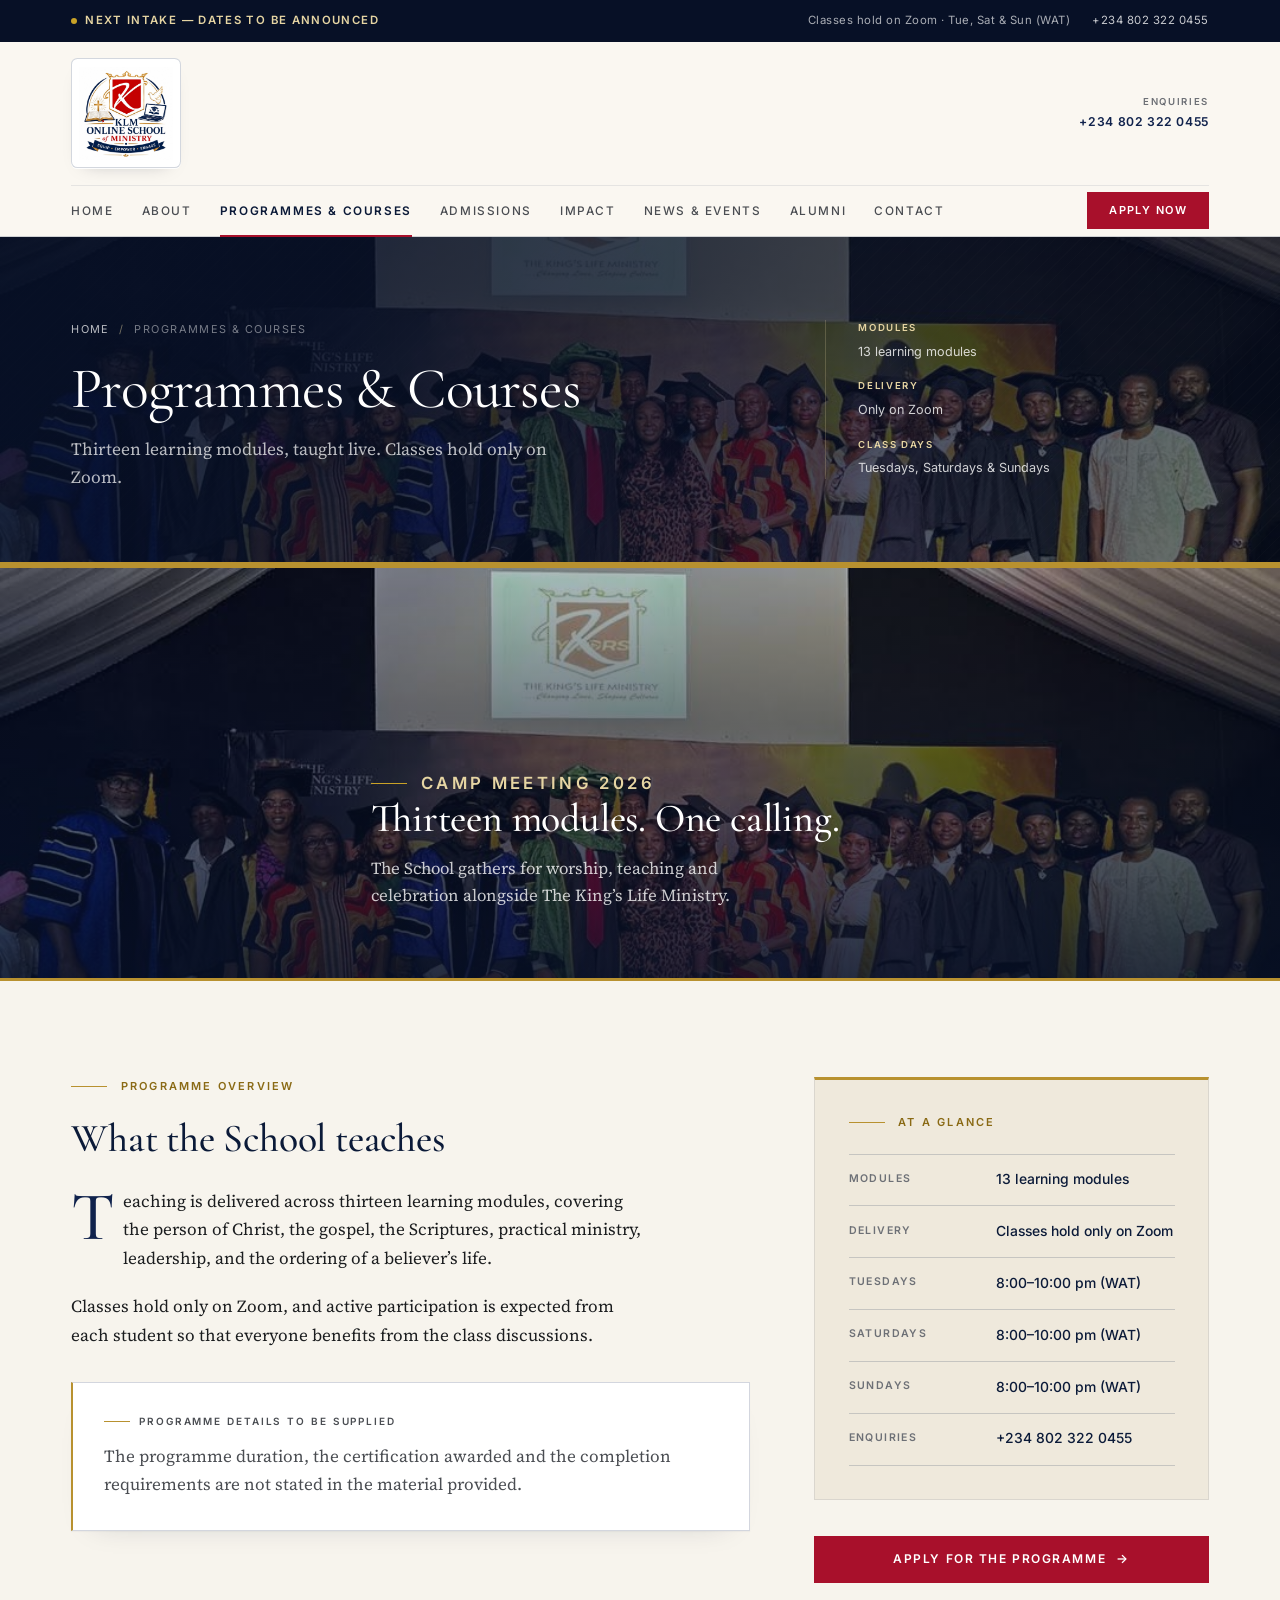
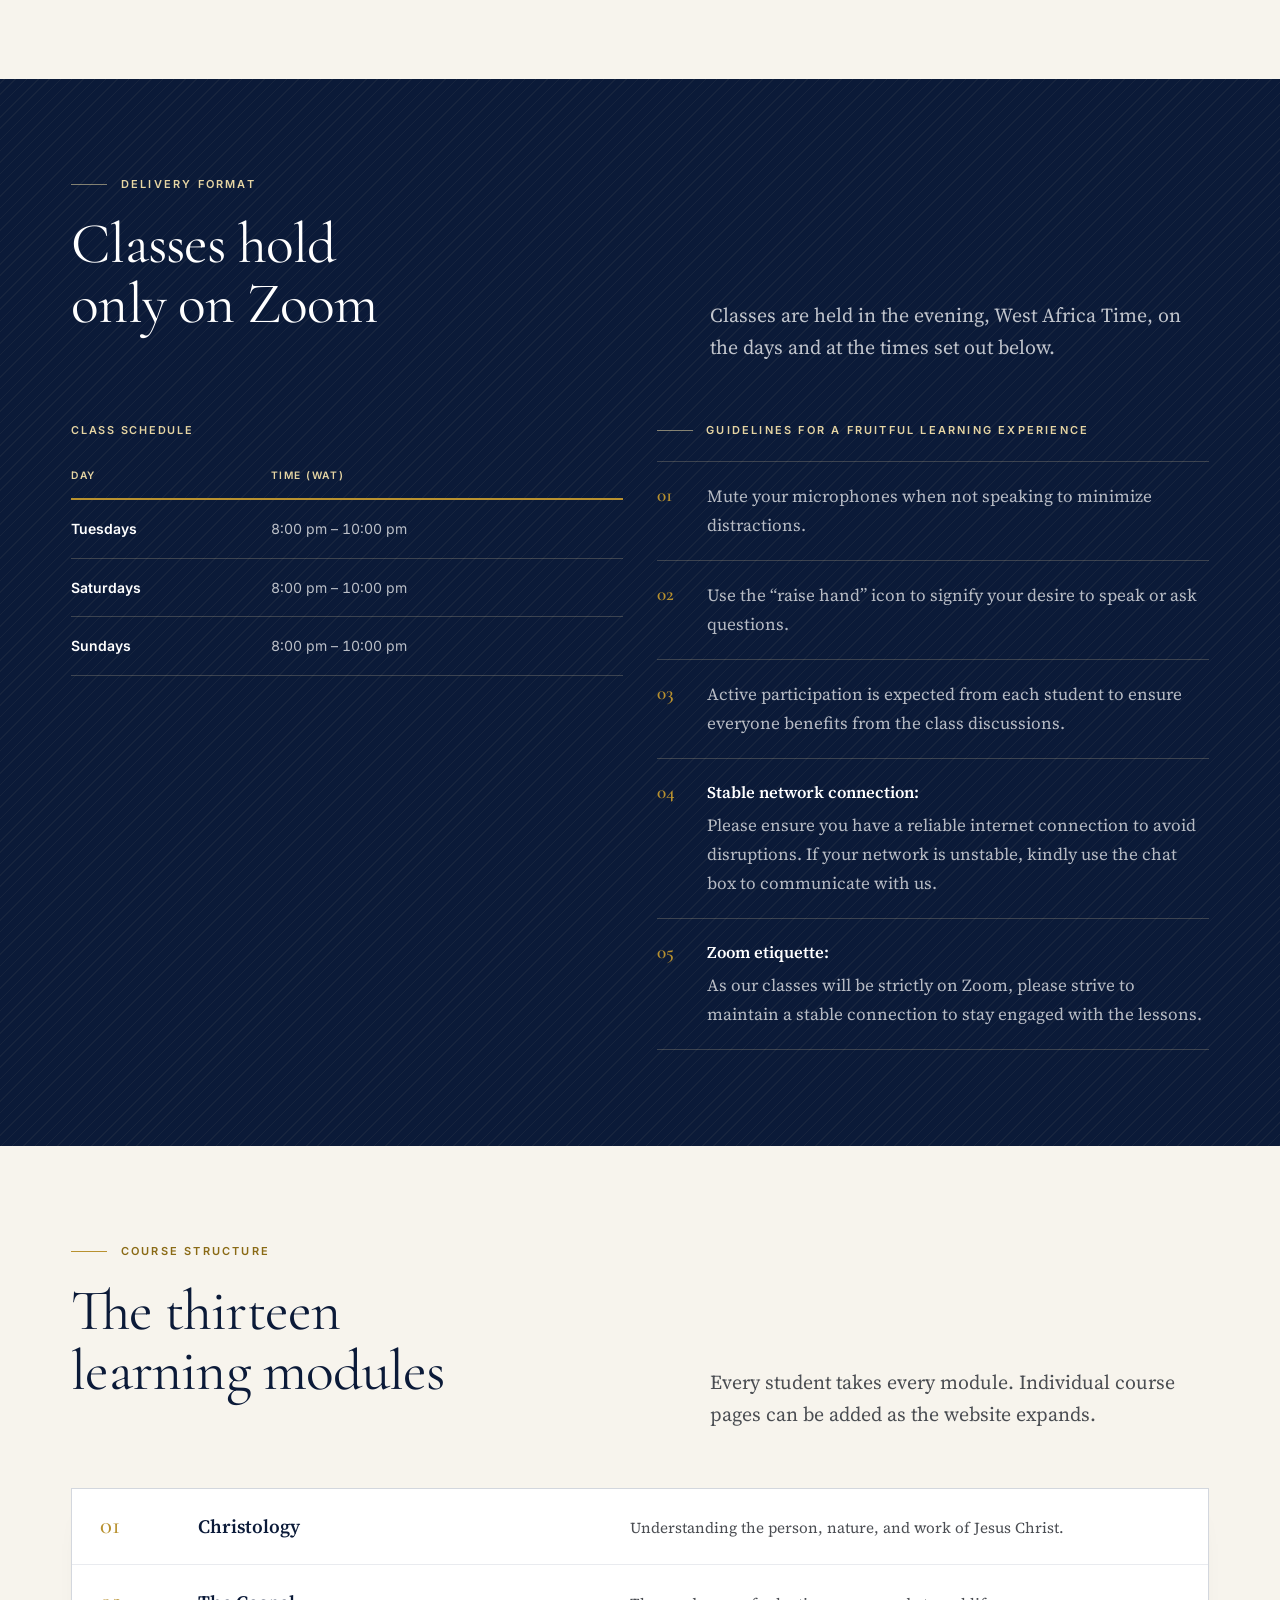
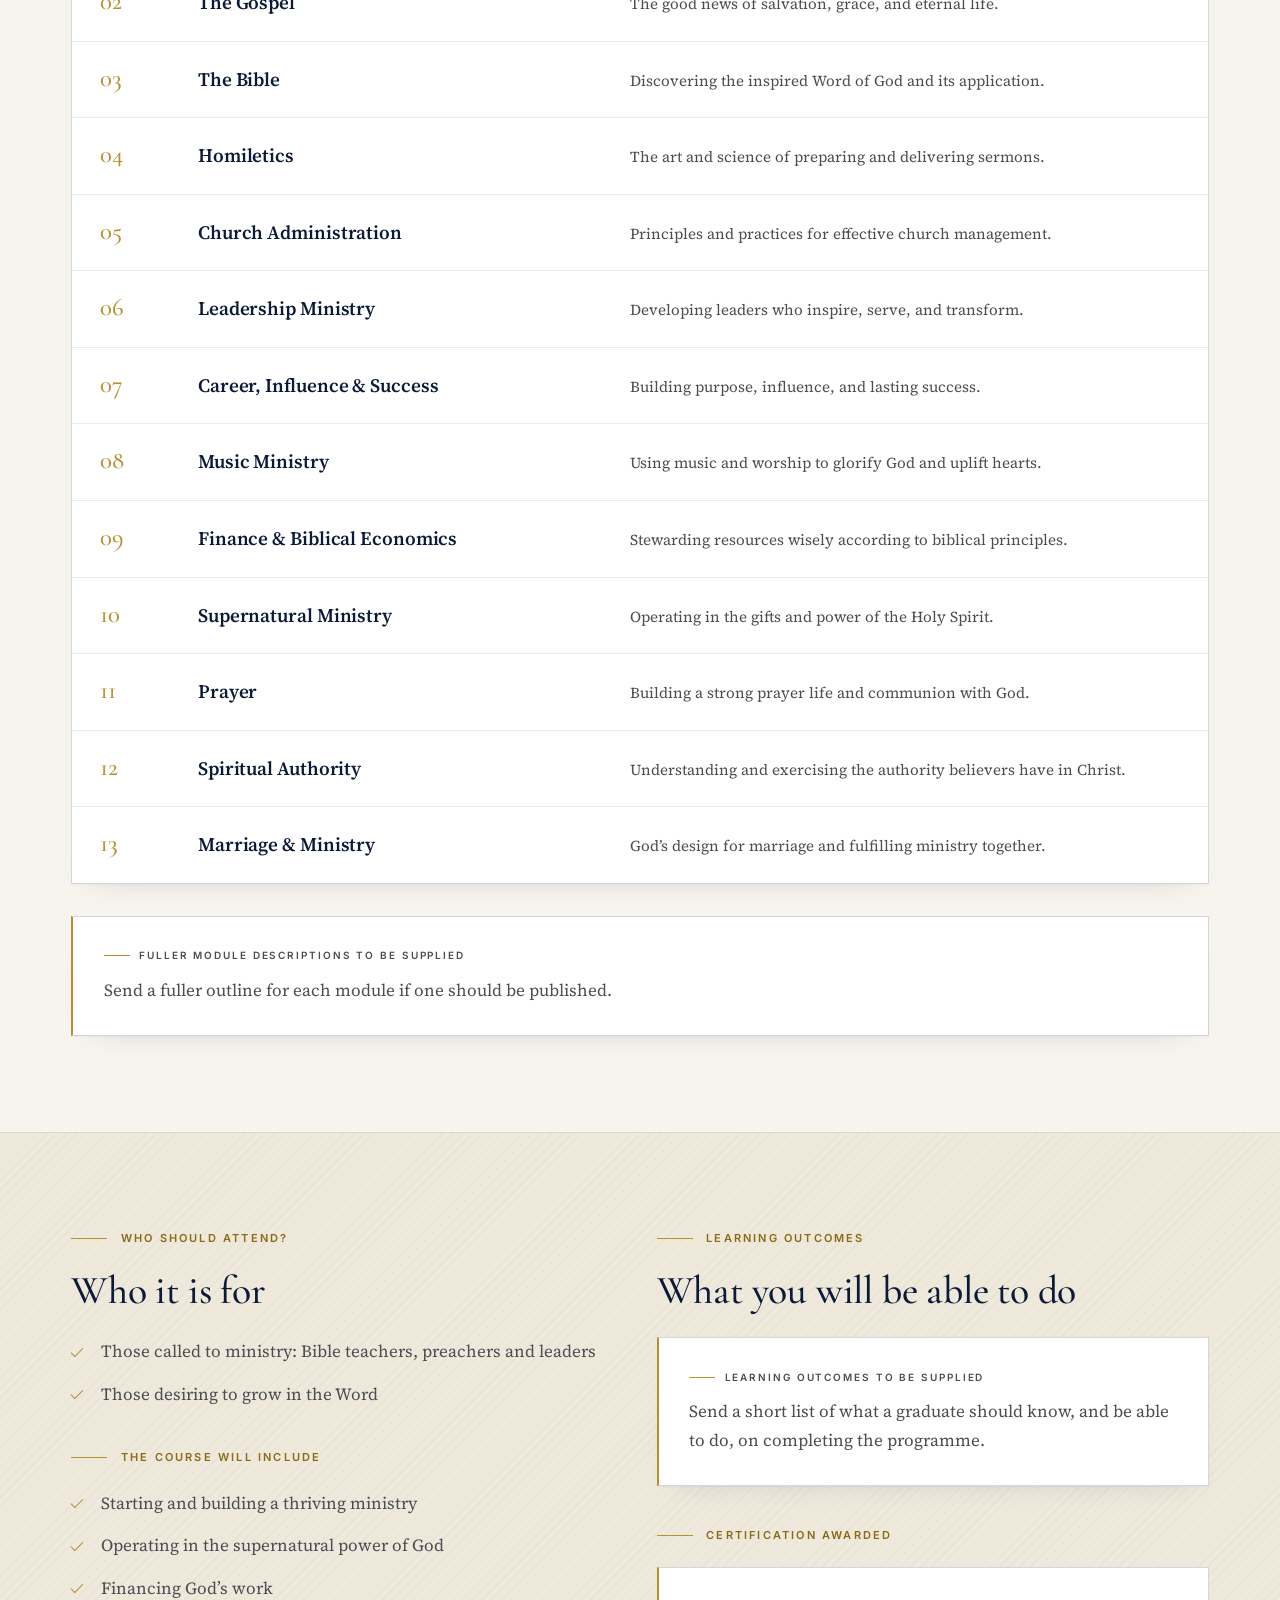
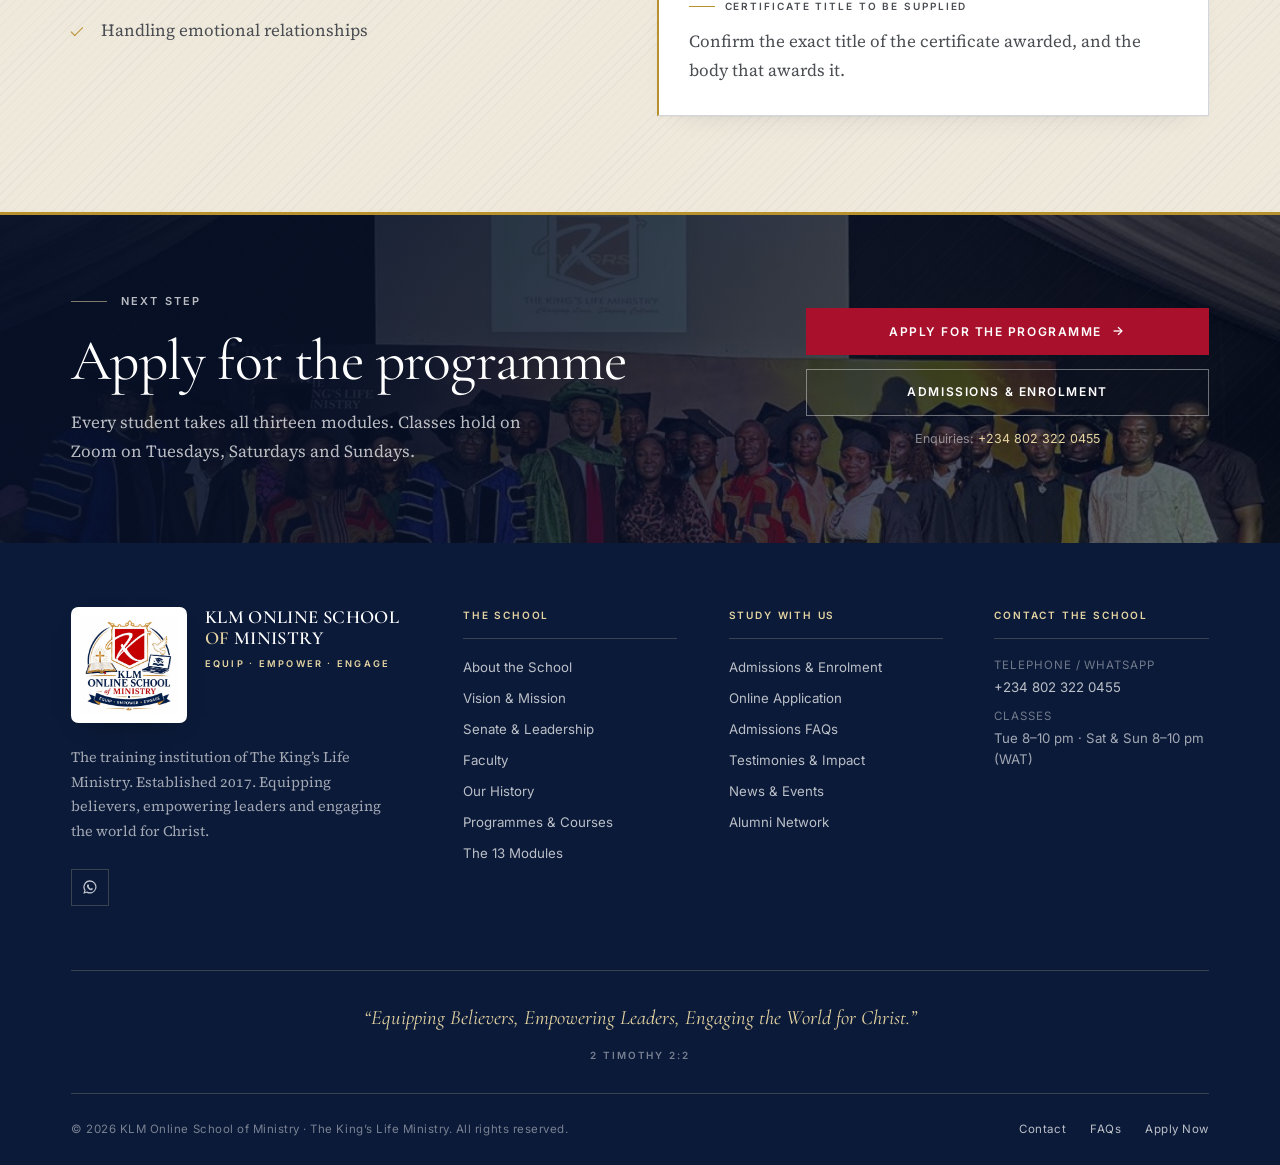
<file: programmes.html>
<!DOCTYPE html>
<html lang="en" class="no-js">
<head>
<meta charset="utf-8">
<meta name="viewport" content="width=device-width, initial-scale=1">
<title>Programmes &amp; Courses | KLM Online School of Ministry</title>
<meta name="description" content="The thirteen learning modules of the KLM Online School of Ministry, the class schedule, and the guidelines for a fruitful learning experience. Classes hold only on Zoom.">
<meta name="theme-color" content="#0b1a38">
<link rel="icon" type="image/png" href="assets/img/crest.png">
<link rel="preconnect" href="https://fonts.googleapis.com">
<link rel="preconnect" href="https://fonts.gstatic.com" crossorigin>
<link href="https://fonts.googleapis.com/css2?family=Cormorant+Garamond:ital,wght@0,400;0,500;0,600;1,300;1,400&family=Inter:wght@400;500;600&family=Source+Serif+4:ital,opsz,wght@0,8..60,300..600;1,8..60,300..600&display=swap" rel="stylesheet">
<link rel="stylesheet" href="assets/css/main.css?v=20260918f">
</head>
<body>
<a class="skip-link" href="#main">Skip to main content</a>

<div class="utility">
  <div class="shell utility__inner">
    <p class="utility__flag" style="margin:0"><span class="utility__dot" aria-hidden="true"></span> Next intake &mdash; dates to be announced</p>
    <ul class="utility__list utility__list--secondary">
      <li>Classes hold on Zoom &middot; Tue, Sat &amp; Sun (WAT)</li>
      <li><a href="tel:+2348023220455">+234 802 322 0455</a></li>
    </ul>
  </div>
</div>

<header class="masthead" data-masthead>
  <div class="shell">
    <div class="masthead__top">
      <a class="wordmark" href="index.html">
        <img class="wordmark__crest" src="assets/img/crest.png" alt="KLM Online School of Ministry" width="1254" height="1254">
        <span class="wordmark__text">
          <span class="wordmark__name">KLM Online School <em>of</em> Ministry</span>
          <span class="wordmark__sub">Equip &middot; Empower &middot; Engage</span>
        </span>
      </a>
      <div class="masthead__actions">
        <p class="masthead__phone" style="margin:0">
          <span>Enquiries</span>
          <strong>+234 802 322 0455</strong>
        </p>
        <button class="burger" type="button" data-burger aria-expanded="false" aria-controls="primary-nav" aria-label="Open main menu"><span></span></button>
      </div>
    </div>
    <nav class="nav" id="primary-nav" data-nav aria-label="Main">
      <ul class="nav__list">
        <li><a class="nav__link" href="index.html">Home</a></li>
        <li><a class="nav__link" href="about.html">About</a></li>
        <li><a class="nav__link" href="programmes.html" aria-current="page">Programmes &amp; Courses</a></li>
        <li><a class="nav__link" href="admissions.html">Admissions</a></li>
        <li><a class="nav__link" href="impact.html">Impact</a></li>
        <li><a class="nav__link" href="news.html">News &amp; Events</a></li>
        <li><a class="nav__link" href="alumni.html">Alumni</a></li>
        <li><a class="nav__link" href="contact.html">Contact</a></li>
        <li class="nav__spacer nav__cta"><a class="btn btn--primary btn--sm" href="admissions.html#apply">Apply Now</a></li>
      </ul>
    </nav>
  </div>
</header>

<main id="main">

  <section class="pagehead">
    <div class="pagehead__photo" aria-hidden="true">
      <img src="assets/img/camp-meeting-hero.jpg" alt="" width="1080" height="534">
    </div>
    <div class="shell pagehead__inner">
      <div>
        <nav class="breadcrumb" aria-label="Breadcrumb">
          <a href="index.html">Home</a><span aria-hidden="true">/</span>Programmes &amp; Courses
        </nav>
        <h1 class="display-lg">Programmes &amp; Courses</h1>
        <p class="pagehead__lede">Thirteen learning modules, taught live. Classes hold only on Zoom.</p>
      </div>
      <dl class="pagehead__aside">
        <dt>Modules</dt>
        <dd>13 learning modules</dd>
        <dt>Delivery</dt>
        <dd>Only on Zoom</dd>
        <dt>Class days</dt>
        <dd>Tuesdays, Saturdays &amp; Sundays</dd>
      </dl>
    </div>
  </section>


  <section class="photo-band" aria-label="Camp Meeting 2026">
    <div class="photo-band__media" aria-hidden="true">
      <img src="assets/img/camp-meeting-2026.jpg" alt="" width="1080" height="624" loading="lazy">
    </div>
    <div class="photo-band__veil" aria-hidden="true"></div>
    <div class="shell photo-band__content reveal">
      <p class="eyebrow eyebrow--light">Camp Meeting 2026</p>
      <h2 class="display-md">Thirteen modules. One calling.</h2>
      <p>The School gathers for worship, teaching and celebration alongside The King&rsquo;s Life Ministry.</p>
    </div>
  </section>

  <!-- ========================= PROGRAMME OVERVIEW ========================= -->
  <section class="section section--paper" id="overview">
    <div class="shell">
      <div class="grid grid--sidebar">
        <div class="reveal">
          <p class="eyebrow">Programme Overview</p>
          <h2 class="display-md">What the School teaches</h2>
          <div class="prose stack" style="margin-top:1.6rem">
            <p class="dropcap">Teaching is delivered across thirteen learning modules, covering the person of Christ, the gospel, the Scriptures, practical ministry, leadership, and the ordering of a believer&rsquo;s life.</p>
            <p>Classes hold only on Zoom, and active participation is expected from each student so that everyone benefits from the class discussions.</p>
          </div>

          <div class="pending" style="margin-top:2rem">
            <p class="pending__label">Programme details to be supplied</p>
            <p>The programme duration, the certification awarded and the completion requirements are not stated in the material provided.</p>
          </div>
        </div>

        <aside class="stack-lg reveal" data-reveal-delay="100">
          <div class="panel panel--ivory panel--accent">
            <p class="eyebrow">At a Glance</p>
            <dl class="deflist">
              <div><dt>Modules</dt><dd>13 learning modules</dd></div>
              <div><dt>Delivery</dt><dd>Classes hold only on Zoom</dd></div>
              <div><dt>Tuesdays</dt><dd>8:00&ndash;10:00 pm (WAT)</dd></div>
              <div><dt>Saturdays</dt><dd>8:00&ndash;10:00 pm (WAT)</dd></div>
              <div><dt>Sundays</dt><dd>8:00&ndash;10:00 pm (WAT)</dd></div>
              <div><dt>Enquiries</dt><dd>+234 802 322 0455</dd></div>
            </dl>
          </div>
          <a class="btn btn--primary btn--wide" href="admissions.html#apply">Apply for the Programme <span class="btn__arrow" aria-hidden="true">&rarr;</span></a>
        </aside>
      </div>
    </div>
  </section>

  <!-- ========================== DELIVERY & SCHEDULE ========================== -->
  <section class="section section--navy engraved--navy" id="delivery">
    <div class="shell">
      <div class="section-head section-head--split reveal">
        <div>
          <p class="eyebrow eyebrow--light">Delivery Format</p>
          <h2 class="display-lg">Classes hold<br>only on Zoom</h2>
        </div>
        <p class="lede">Classes are held in the evening, West Africa Time, on the days and at the times set out below.</p>
      </div>

      <div class="grid grid--2 reveal" data-reveal-delay="60">
        <div>
          <div class="table-wrap">
            <table class="table" style="--line:var(--line-onnavy)">
              <caption style="color:var(--gold-200)">Class schedule</caption>
              <thead>
                <tr>
                  <th scope="col" style="color:var(--gold-200);border-color:var(--gold-500)">Day</th>
                  <th scope="col" style="color:var(--gold-200);border-color:var(--gold-500)">Time (WAT)</th>
                </tr>
              </thead>
              <tbody>
                <tr>
                  <td style="color:#fff;border-color:var(--line-onnavy)">Tuesdays</td>
                  <td style="color:rgba(255,255,255,.72);border-color:var(--line-onnavy)">8:00 pm &ndash; 10:00 pm</td>
                </tr>
                <tr>
                  <td style="color:#fff;border-color:var(--line-onnavy)">Saturdays</td>
                  <td style="color:rgba(255,255,255,.72);border-color:var(--line-onnavy)">8:00 pm &ndash; 10:00 pm</td>
                </tr>
                <tr>
                  <td style="color:#fff;border-color:var(--line-onnavy)">Sundays</td>
                  <td style="color:rgba(255,255,255,.72);border-color:var(--line-onnavy)">8:00 pm &ndash; 10:00 pm</td>
                </tr>
              </tbody>
            </table>
          </div>
        </div>

        <div>
          <p class="eyebrow eyebrow--light">Guidelines for a Fruitful Learning Experience</p>
          <ol class="numbered" style="border-color:var(--line-onnavy)">
            <li style="border-color:var(--line-onnavy);color:rgba(255,255,255,.7)">Mute your microphones when not speaking to minimize distractions.</li>
            <li style="border-color:var(--line-onnavy);color:rgba(255,255,255,.7)">Use the &ldquo;raise hand&rdquo; icon to signify your desire to speak or ask questions.</li>
            <li style="border-color:var(--line-onnavy);color:rgba(255,255,255,.7)">Active participation is expected from each student to ensure everyone benefits from the class discussions.</li>
            <li style="border-color:var(--line-onnavy);color:rgba(255,255,255,.7)"><strong style="color:#fff">Stable network connection:</strong> Please ensure you have a reliable internet connection to avoid disruptions. If your network is unstable, kindly use the chat box to communicate with us.</li>
            <li style="border-color:var(--line-onnavy);color:rgba(255,255,255,.7)"><strong style="color:#fff">Zoom etiquette:</strong> As our classes will be strictly on Zoom, please strive to maintain a stable connection to stay engaged with the lessons.</li>
          </ol>
        </div>
      </div>
    </div>
  </section>

  <!-- ============================= LEARNING MODULES ============================= -->
  <section class="section section--paper" id="modules">
    <div class="shell">
      <div class="section-head section-head--split reveal">
        <div>
          <p class="eyebrow">Course Structure</p>
          <h2 class="display-lg">The thirteen<br>learning modules</h2>
        </div>
        <p class="lede">Every student takes every module. Individual course pages can be added as the website expands.</p>
      </div>

      <div class="reveal" data-reveal-delay="60">
        <div class="module-list">
          <article class="module">
            <span class="module__num">01</span>
            <h3 class="module__title">Christology</h3>
            <p class="module__desc">Understanding the person, nature, and work of Jesus Christ.</p>
          </article>
          <article class="module">
            <span class="module__num">02</span>
            <h3 class="module__title">The Gospel</h3>
            <p class="module__desc">The good news of salvation, grace, and eternal life.</p>
          </article>
          <article class="module">
            <span class="module__num">03</span>
            <h3 class="module__title">The Bible</h3>
            <p class="module__desc">Discovering the inspired Word of God and its application.</p>
          </article>
          <article class="module">
            <span class="module__num">04</span>
            <h3 class="module__title">Homiletics</h3>
            <p class="module__desc">The art and science of preparing and delivering sermons.</p>
          </article>
          <article class="module">
            <span class="module__num">05</span>
            <h3 class="module__title">Church Administration</h3>
            <p class="module__desc">Principles and practices for effective church management.</p>
          </article>
          <article class="module">
            <span class="module__num">06</span>
            <h3 class="module__title">Leadership Ministry</h3>
            <p class="module__desc">Developing leaders who inspire, serve, and transform.</p>
          </article>
          <article class="module">
            <span class="module__num">07</span>
            <h3 class="module__title">Career, Influence &amp; Success</h3>
            <p class="module__desc">Building purpose, influence, and lasting success.</p>
          </article>
          <article class="module">
            <span class="module__num">08</span>
            <h3 class="module__title">Music Ministry</h3>
            <p class="module__desc">Using music and worship to glorify God and uplift hearts.</p>
          </article>
          <article class="module">
            <span class="module__num">09</span>
            <h3 class="module__title">Finance &amp; Biblical Economics</h3>
            <p class="module__desc">Stewarding resources wisely according to biblical principles.</p>
          </article>
          <article class="module">
            <span class="module__num">10</span>
            <h3 class="module__title">Supernatural Ministry</h3>
            <p class="module__desc">Operating in the gifts and power of the Holy Spirit.</p>
          </article>
          <article class="module">
            <span class="module__num">11</span>
            <h3 class="module__title">Prayer</h3>
            <p class="module__desc">Building a strong prayer life and communion with God.</p>
          </article>
          <article class="module">
            <span class="module__num">12</span>
            <h3 class="module__title">Spiritual Authority</h3>
            <p class="module__desc">Understanding and exercising the authority believers have in Christ.</p>
          </article>
          <article class="module">
            <span class="module__num">13</span>
            <h3 class="module__title">Marriage &amp; Ministry</h3>
            <p class="module__desc">God&rsquo;s design for marriage and fulfilling ministry together.</p>
          </article>
        </div>

        <div class="pending" style="margin-top:2rem">
          <p class="pending__label">Fuller module descriptions to be supplied</p>
          <p>Send a fuller outline for each module if one should be published.</p>
        </div>
      </div>
    </div>
  </section>

  <!-- ===================== WHO SHOULD ATTEND / OUTCOMES ===================== -->
  <section class="section section--ivory-dark engraved" id="outcomes">
    <div class="shell">
      <div class="grid grid--2">
        <div class="reveal">
          <p class="eyebrow">Who Should Attend?</p>
          <h2 class="display-md" style="margin-bottom:1.5rem">Who it is for</h2>
          <ul class="ticks">
            <li>Those called to ministry: Bible teachers, preachers and leaders</li>
            <li>Those desiring to grow in the Word</li>
          </ul>

          <p class="eyebrow" style="margin-top:2.5rem">The Course Will Include</p>
          <ul class="ticks">
            <li>Starting and building a thriving ministry</li>
            <li>Operating in the supernatural power of God</li>
            <li>Financing God&rsquo;s work</li>
            <li>Handling emotional relationships</li>
          </ul>
        </div>

        <div class="reveal" data-reveal-delay="100">
          <p class="eyebrow">Learning Outcomes</p>
          <h2 class="display-md" style="margin-bottom:1.5rem">What you will be able to do</h2>
          <div class="pending">
            <p class="pending__label">Learning outcomes to be supplied</p>
            <p>Send a short list of what a graduate should know, and be able to do, on completing the programme.</p>
          </div>

          <p class="eyebrow" style="margin-top:2.5rem">Certification Awarded</p>
          <div class="pending">
            <p class="pending__label">Certificate title to be supplied</p>
            <p>Confirm the exact title of the certificate awarded, and the body that awards it.</p>
          </div>
        </div>
      </div>
    </div>
  </section>

  <!-- ================================ CTA ================================ -->
  <section class="cta">
    <div class="cta__photo" aria-hidden="true">
      <img src="assets/img/camp-meeting-2026.jpg" alt="" width="1080" height="624" loading="lazy">
    </div>
    <div class="shell cta__inner">
      <div>
        <p class="eyebrow eyebrow--light">Next Step</p>
        <h2 class="display-lg">Apply for the programme</h2>
        <p>Every student takes all thirteen modules. Classes hold on Zoom on Tuesdays, Saturdays and Sundays.</p>
      </div>
      <div class="cta__actions">
        <a class="btn btn--primary btn--wide" href="admissions.html#apply">Apply for the Programme <span class="btn__arrow" aria-hidden="true">&rarr;</span></a>
        <a class="btn btn--ghost-light btn--wide" href="admissions.html">Admissions &amp; Enrolment</a>
        <p class="small-print" style="color:rgba(255,255,255,.5);text-align:center">Enquiries: <a href="https://wa.me/2348023220455" style="color:var(--gold-200)" target="_blank" rel="noopener">+234 802 322 0455</a></p>
      </div>
    </div>
  </section>

</main>

<footer class="footer">
  <div class="shell">
    <div class="footer__top">
      <div>
        <div class="footer__brand">
          <img class="footer__crest" src="assets/img/crest.png" alt="" aria-hidden="true">
          <div>
            <div class="footer__brandname">KLM Online School <em style="font-style:normal;color:var(--gold-200)">of</em> Ministry</div>
            <div class="footer__brandsub">Equip &middot; Empower &middot; Engage</div>
          </div>
        </div>
        <p class="footer__blurb">The training institution of The King&rsquo;s Life Ministry. Established 2017. Equipping believers, empowering leaders and engaging the world for Christ.</p>
        <ul class="socials">
          <li><a href="https://wa.me/2348023220455" target="_blank" rel="noopener" aria-label="WhatsApp the School of Ministry"><svg viewBox="0 0 24 24" aria-hidden="true"><path d="M12 2a9.9 9.9 0 00-8.5 15L2 22l5.1-1.4A9.9 9.9 0 1012 2zm0 18a8 8 0 01-4.1-1.1l-.3-.2-3 .8.8-2.9-.2-.3A8 8 0 1112 20zm4.5-5.7c-.2-.1-1.4-.7-1.6-.8-.2-.1-.4-.1-.5.1l-.7.9c-.1.2-.3.2-.5.1a6.5 6.5 0 01-3.2-2.8c-.1-.2 0-.3.1-.5l.6-.7c.1-.2.1-.3 0-.5l-.7-1.7c-.1-.3-.3-.3-.5-.3h-.5c-.2 0-.5.1-.7.3-.7.7-1 1.6-.9 2.5.3 2.4 3.3 5.4 5.7 5.9.9.2 1.8-.1 2.5-.7.2-.2.3-.5.3-.8v-.4c0-.2-.1-.3-.2-.4z"/></svg></a></li>
        </ul>
      </div>

      <div>
        <p class="footer__coltitle">The School</p>
        <ul class="footer__list">
          <li><a href="about.html">About the School</a></li>
          <li><a href="about.html#vision">Vision &amp; Mission</a></li>
          <li><a href="about.html#leadership">Senate &amp; Leadership</a></li>
          <li><a href="about.html#faculty">Faculty</a></li>
          <li><a href="about.html#history">Our History</a></li>
          <li><a href="programmes.html">Programmes &amp; Courses</a></li>
          <li><a href="programmes.html#modules">The 13 Modules</a></li>
        </ul>
      </div>

      <div>
        <p class="footer__coltitle">Study With Us</p>
        <ul class="footer__list">
          <li><a href="admissions.html">Admissions &amp; Enrolment</a></li>
          <li><a href="admissions.html#apply">Online Application</a></li>
          <li><a href="admissions.html#faq">Admissions FAQs</a></li>
          <li><a href="impact.html">Testimonies &amp; Impact</a></li>
          <li><a href="news.html">News &amp; Events</a></li>
          <li><a href="alumni.html">Alumni Network</a></li>
        </ul>
      </div>

      <div>
        <p class="footer__coltitle">Contact the School</p>
        <ul class="footer__list">
          <li><span>Telephone / WhatsApp</span><a href="tel:+2348023220455">+234 802 322 0455</a></li>
          <li><span>Classes</span>Tue 8&ndash;10 pm &middot; Sat &amp; Sun 8&ndash;10 pm (WAT)</li>
        </ul>
      </div>
    </div>

    <div class="footer__scripture">
      <p>&ldquo;Equipping Believers, Empowering Leaders, Engaging the World for Christ.&rdquo;</p>
      <cite>2 Timothy 2:2</cite>
    </div>

    <div class="footer__base">
      <p style="margin:0">&copy; <span data-year>2026</span> KLM Online School of Ministry &middot; The King&rsquo;s Life Ministry. All rights reserved.</p>
      <ul>
        <li><a href="contact.html">Contact</a></li>
        <li><a href="contact.html#faq">FAQs</a></li>
        <li><a href="admissions.html#apply">Apply Now</a></li>
      </ul>
    </div>
  </div>
</footer>

<button class="totop" type="button" data-totop aria-label="Back to top"><span aria-hidden="true">&uarr;</span></button>

<script src="assets/js/main.js" defer></script>
</body>
</html>
</file>
<file: assets/css/main.css>
/* ==========================================================================
   KLM Online School of Ministry
   main.css — institutional prospectus design system
   Palette derived from the School crest: navy, gold, oxblood, ivory.
   The crest is the full KLM Online School of Ministry emblem.
   ========================================================================== */

/* --------------------------------------------------------------------------
   1. Tokens
   -------------------------------------------------------------------------- */

:root {
  /* Ink & brand */
  --navy-900: #071026;
  --navy-800: #0b1a38;
  --navy-700: #10224c;
  --navy-600: #1b3266;
  --navy-400: #4a5f8c;
  --gold-600: #8a6a15;
  --gold-500: #b8912f;
  --gold-400: #c9a227;
  --gold-200: #e6d5a3;
  --ox-700: #8d0e24;
  --ox-600: #a8102b;
  --ox-500: #c8102e;

  /* Surfaces
     Three tiers carry the light half of the site, so that a card is never the
     same colour as the ground it sits on:
       --paper        raised stock (cards, panels, inputs)
       --paper-ground warm ground for light sections
       --ivory-dark   deeper ground for alternating sections and inset panels */
  --ivory: #faf7f1;
  --paper-ground: #f7f4ed;
  --ivory-dark: #efe9dc;
  --paper: #ffffff;
  --ink: #1b1d1f;
  --ink-soft: #4a4d52;
  --muted: #6d7076;

  /* Lines */
  --line: rgba(16, 34, 76, 0.18);
  --line-soft: rgba(16, 34, 76, 0.09);
  --line-strong: rgba(16, 34, 76, 0.3);
  --line-onnavy: rgba(230, 213, 163, 0.22);
  --line-onnavy-soft: rgba(255, 255, 255, 0.1);

  /* Elevation. Kept shallow: the card should read as a sheet laid on the
     ground, not as a floating web widget. */
  --shadow-card: 0 1px 1px rgba(11, 26, 56, 0.03),
    0 14px 30px -24px rgba(11, 26, 56, 0.22);
  --shadow-card-raised: 0 1px 1px rgba(11, 26, 56, 0.04),
    0 22px 44px -28px rgba(11, 26, 56, 0.3);

  /* Type
     Cormorant is a display cut: fine hairlines and a small x-height, which is
     what gives the large headings their air. Below roughly 1.5rem those same
     traits read as thin and undersized, so subheads at text sizes take
     --display-text instead, which holds its colour at 17-21px. Caps-set brand
     type keeps Cormorant at any size, having no x-height to lose. */
  --display: "Cormorant Garamond", "Times New Roman", Times, serif;
  --display-text: "Source Serif 4", Georgia, "Times New Roman", serif;
  --serif: "Source Serif 4", Georgia, "Times New Roman", serif;
  --sans: "Inter", -apple-system, BlinkMacSystemFont, "Segoe UI", Arial, sans-serif;

  /* Metrics */
  --shell: 1240px;
  --shell-narrow: 900px;
  --gutter: clamp(1.15rem, 4vw, 3.25rem);
  --section: clamp(4rem, 7.5vw, 7.5rem);
  --rule: 1px;

  /* One inset for every card face, so a roster cell, a feature and a panel all
     hold their content on the same margin. */
  --card-pad: clamp(1.5rem, 2.4vw, 2.1rem);
}

/* --------------------------------------------------------------------------
   2. Reset & base
   -------------------------------------------------------------------------- */

*,
*::before,
*::after {
  box-sizing: border-box;
}

html {
  -webkit-text-size-adjust: 100%;
  scroll-behavior: smooth;
  scroll-padding-top: 7.5rem;
}

body {
  margin: 0;
  background: var(--ivory);
  color: var(--ink);
  font-family: var(--serif);
  font-size: 1.0625rem;
  line-height: 1.7;
  font-feature-settings: "kern" 1, "liga" 1, "onum" 1;
  -webkit-font-smoothing: antialiased;
  text-rendering: optimizeLegibility;
  overflow-x: hidden;
}

img,
svg,
picture {
  max-width: 100%;
  display: block;
}

a {
  color: var(--navy-700);
  text-decoration: none;
  text-underline-offset: 0.22em;
  text-decoration-thickness: 1px;
}

a:hover {
  color: var(--ox-600);
}

p {
  margin: 0 0 1.1em;
}

p:last-child {
  margin-bottom: 0;
}

hr {
  border: 0;
  border-top: var(--rule) solid var(--line);
  margin: 2.5rem 0;
}

::selection {
  background: var(--navy-700);
  color: var(--ivory);
}

:focus-visible {
  outline: 2px solid var(--gold-500);
  outline-offset: 3px;
}

.skip-link {
  position: absolute;
  top: -100px;
  left: 1rem;
  z-index: 200;
  background: var(--navy-700);
  color: #fff;
  padding: 0.7rem 1.2rem;
  font-family: var(--sans);
  font-size: 0.75rem;
  letter-spacing: 0.14em;
  text-transform: uppercase;
}

.skip-link:focus {
  top: 1rem;
  color: #fff;
}

.sr-only {
  position: absolute;
  width: 1px;
  height: 1px;
  padding: 0;
  margin: -1px;
  overflow: hidden;
  clip: rect(0 0 0 0);
  white-space: nowrap;
  border: 0;
}

/* --------------------------------------------------------------------------
   3. Typography
   -------------------------------------------------------------------------- */

h1,
h2,
h3,
h4,
h5 {
  font-family: var(--display);
  font-weight: 500;
  color: var(--navy-800);
  margin: 0 0 0.6em;
  letter-spacing: -0.005em;
  line-height: 1.08;
}

.display-xl {
  font-size: clamp(2.9rem, 6.4vw, 5.35rem);
  font-weight: 400;
  line-height: 0.98;
  letter-spacing: -0.018em;
}

.display-lg {
  font-size: clamp(2.3rem, 4.6vw, 3.6rem);
  font-weight: 400;
  line-height: 1.04;
  letter-spacing: -0.014em;
}

.display-md {
  font-size: clamp(1.85rem, 3.1vw, 2.7rem);
  font-weight: 500;
  line-height: 1.1;
}

.display-sm {
  font-size: clamp(1.4rem, 2.1vw, 1.85rem);
  font-weight: 600;
  line-height: 1.18;
}

.title-xs {
  font-family: var(--sans);
  font-size: 0.8rem;
  font-weight: 600;
  letter-spacing: 0.13em;
  text-transform: uppercase;
  color: var(--navy-700);
  line-height: 1.4;
}

.eyebrow {
  display: flex;
  align-items: center;
  gap: 0.85rem;
  font-family: var(--sans);
  font-size: 0.6875rem;
  font-weight: 600;
  letter-spacing: 0.2em;
  text-transform: uppercase;
  color: var(--gold-600);
  margin: 0 0 1.35rem;
}

.eyebrow::before {
  content: "";
  width: 2.25rem;
  height: 1px;
  background: var(--gold-500);
  flex: none;
}

.eyebrow--center {
  justify-content: center;
}

.eyebrow--center::after {
  content: "";
  width: 2.25rem;
  height: 1px;
  background: var(--gold-500);
  flex: none;
}

.eyebrow--light {
  color: var(--gold-200);
}

.eyebrow--light::before,
.eyebrow--light::after {
  background: rgba(230, 213, 163, 0.55);
}

.lede {
  font-size: clamp(1.1rem, 1.55vw, 1.28rem);
  line-height: 1.62;
  color: var(--ink-soft);
}

.prose {
  max-width: 64ch;
}

.prose--wide {
  max-width: 74ch;
}

.dropcap::first-letter {
  float: left;
  font-family: var(--display);
  font-size: 4.05em;
  line-height: 0.78;
  font-weight: 500;
  color: var(--navy-700);
  padding: 0.06em 0.12em 0 0;
}

.small-print {
  font-family: var(--sans);
  font-size: 0.78rem;
  line-height: 1.65;
  color: var(--muted);
}

.scripture {
  font-family: var(--display);
  font-size: clamp(1.25rem, 2.1vw, 1.7rem);
  font-style: italic;
  font-weight: 400;
  line-height: 1.4;
  color: var(--navy-700);
}

.scripture cite {
  display: block;
  margin-top: 0.9rem;
  font-family: var(--sans);
  font-style: normal;
  font-size: 0.6875rem;
  font-weight: 600;
  letter-spacing: 0.19em;
  text-transform: uppercase;
  color: var(--gold-600);
}

.text-center {
  text-align: center;
}

.mark {
  color: var(--ox-600);
}

/* --------------------------------------------------------------------------
   4. Layout primitives
   -------------------------------------------------------------------------- */

.shell {
  width: 100%;
  max-width: var(--shell);
  margin-inline: auto;
  padding-inline: var(--gutter);
}

.shell--narrow {
  max-width: var(--shell-narrow);
}

.section {
  padding-block: var(--section);
  position: relative;
}

.section--tight {
  padding-block: clamp(2.75rem, 5vw, 4.5rem);
}

.section--paper {
  background: var(--paper-ground);
}

.section--ivory-dark {
  background: var(--ivory-dark);
}

/* Light sections meet each other on a hairline rather than a colour change
   alone, which keeps the divisions crisp where two warm tones sit adjacent. */
.section--paper + .section--paper,
.section--paper + .section--ivory-dark,
.section--ivory-dark + .section--paper,
.section--ivory-dark + .section--ivory-dark {
  border-top: var(--rule) solid var(--line-soft);
}

.section--navy {
  background: var(--navy-800);
  color: rgba(255, 255, 255, 0.82);
}

.section--navy h2,
.section--navy h3,
.section--navy h4 {
  color: #fff;
}

.section--navy .lede {
  color: rgba(255, 255, 255, 0.74);
}

.section--navy .scripture {
  color: var(--gold-200);
}

.section--rule-top {
  border-top: var(--rule) solid var(--line);
}

.engraved {
  background-image: repeating-linear-gradient(
    -45deg,
    rgba(16, 34, 76, 0.035) 0 1px,
    transparent 1px 7px
  );
}

.engraved--navy {
  background-image: repeating-linear-gradient(
    -45deg,
    rgba(230, 213, 163, 0.05) 0 1px,
    transparent 1px 8px
  );
}

.section-head {
  margin-bottom: clamp(2.25rem, 4vw, 3.5rem);
}

.section-head--split {
  display: grid;
  grid-template-columns: minmax(0, 1fr) minmax(0, 0.85fr);
  gap: clamp(1.5rem, 4vw, 4rem);
  align-items: end;
}

.section-head--split > *:last-child {
  padding-bottom: 0.4rem;
}

.section-head--center {
  text-align: center;
  max-width: 62ch;
  margin-inline: auto;
}

.grid {
  display: grid;
  gap: clamp(1.35rem, 2.6vw, 2.5rem);
}

.grid--2 {
  grid-template-columns: repeat(2, minmax(0, 1fr));
}

.grid--3 {
  grid-template-columns: repeat(3, minmax(0, 1fr));
}

.grid--4 {
  grid-template-columns: repeat(4, minmax(0, 1fr));
}

.grid--sidebar {
  grid-template-columns: minmax(0, 1.55fr) minmax(0, 0.9fr);
  gap: clamp(2rem, 5vw, 4.5rem);
  align-items: start;
}

.grid--sidebar-left {
  grid-template-columns: minmax(0, 0.85fr) minmax(0, 1.6fr);
  gap: clamp(2rem, 5vw, 4.5rem);
  align-items: start;
}

.stack > * + * {
  margin-top: 1.15rem;
}

.stack-lg > * + * {
  margin-top: 2.25rem;
}

/* Holds a short aside alongside a long list so the column does not leave a
   large well of empty ground below it. */
.sticky-aside {
  position: sticky;
  top: 8.5rem;
}

@media (max-width: 900px) {
  .sticky-aside {
    position: static;
  }
}

.divider {
  height: 1px;
  background: var(--line);
  border: 0;
  margin: 0;
}

.divider--gold {
  width: 3rem;
  height: 2px;
  background: var(--gold-500);
  margin: 0;
}

/* --------------------------------------------------------------------------
   5. Buttons
   -------------------------------------------------------------------------- */

.btn {
  display: inline-flex;
  align-items: center;
  justify-content: center;
  gap: 0.65rem;
  font-family: var(--sans);
  font-size: 0.75rem;
  font-weight: 600;
  letter-spacing: 0.13em;
  text-transform: uppercase;
  padding: 1.02rem 1.85rem;
  border: 1px solid transparent;
  background: none;
  cursor: pointer;
  transition: background-color 0.22s ease, color 0.22s ease, border-color 0.22s ease;
  line-height: 1;
  text-align: center;
}

.btn__arrow {
  font-size: 1.05em;
  line-height: 1;
  transition: transform 0.22s ease;
}

.btn:hover .btn__arrow {
  transform: translateX(3px);
}

.btn--primary {
  background: var(--ox-600);
  color: #fff;
  border-color: var(--ox-600);
}

.btn--primary:hover {
  background: var(--ox-700);
  border-color: var(--ox-700);
  color: #fff;
}

.btn--navy {
  background: var(--navy-700);
  color: #fff;
  border-color: var(--navy-700);
}

.btn--navy:hover {
  background: var(--navy-900);
  border-color: var(--navy-900);
  color: #fff;
}

.btn--outline {
  border-color: var(--line-strong);
  color: var(--navy-700);
}

.btn--outline:hover {
  border-color: var(--navy-700);
  background: var(--navy-700);
  color: #fff;
}

.btn--ghost-light {
  border-color: rgba(255, 255, 255, 0.4);
  color: #fff;
}

.btn--ghost-light:hover {
  background: #fff;
  border-color: #fff;
  color: var(--navy-800);
}

.btn--gold {
  background: var(--gold-400);
  color: var(--navy-900);
  border-color: var(--gold-400);
}

.btn--gold:hover {
  background: var(--gold-200);
  border-color: var(--gold-200);
  color: var(--navy-900);
}

.btn--wide {
  width: 100%;
}

.btn--sm {
  padding: 0.75rem 1.3rem;
  font-size: 0.6875rem;
}

.btn-row {
  display: flex;
  flex-wrap: wrap;
  gap: 0.85rem;
}

.textlink {
  font-family: var(--sans);
  font-size: 0.75rem;
  font-weight: 600;
  letter-spacing: 0.12em;
  text-transform: uppercase;
  color: var(--navy-700);
  display: inline-flex;
  align-items: center;
  gap: 0.5rem;
  border-bottom: 1px solid var(--gold-500);
  padding-bottom: 0.28rem;
  transition: color 0.2s ease, border-color 0.2s ease;
}

.textlink:hover {
  color: var(--ox-600);
  border-color: var(--ox-600);
}

.textlink--light {
  color: var(--gold-200);
  border-color: rgba(230, 213, 163, 0.5);
}

.textlink--light:hover {
  color: #fff;
  border-color: #fff;
}

/* --------------------------------------------------------------------------
   6. Masthead
   -------------------------------------------------------------------------- */

.utility {
  background: var(--navy-900);
  color: rgba(255, 255, 255, 0.66);
  font-family: var(--sans);
  font-size: 0.71rem;
  letter-spacing: 0.045em;
}

.utility__inner {
  display: flex;
  align-items: center;
  justify-content: space-between;
  gap: 1.5rem;
  min-height: 2.6rem;
  padding-block: 0.4rem;
}

.utility__list {
  display: flex;
  align-items: center;
  gap: 1.35rem;
  margin: 0;
  padding: 0;
  list-style: none;
  flex-wrap: wrap;
}

.utility a {
  color: rgba(255, 255, 255, 0.78);
}

.utility a:hover {
  color: var(--gold-200);
}

.utility__flag {
  color: var(--gold-200);
  font-weight: 600;
  letter-spacing: 0.12em;
  text-transform: uppercase;
  display: inline-flex;
  align-items: center;
  gap: 0.5rem;
}

.utility__dot {
  width: 6px;
  height: 6px;
  background: var(--gold-400);
  border-radius: 50%;
  flex: none;
  animation: pulse 2.6s ease-in-out infinite;
}

@keyframes pulse {
  0%,
  100% {
    opacity: 1;
  }
  50% {
    opacity: 0.35;
  }
}

.masthead {
  position: sticky;
  top: 0;
  z-index: 100;
  background: var(--ivory);
  border-bottom: var(--rule) solid var(--line);
  transition: box-shadow 0.25s ease, background-color 0.25s ease;
}

.masthead.is-stuck {
  background: rgba(250, 247, 241, 0.97);
  backdrop-filter: saturate(140%) blur(8px);
  box-shadow: 0 1px 0 var(--line), 0 12px 28px -22px rgba(7, 16, 38, 0.5);
}

.masthead__top {
  display: flex;
  align-items: center;
  justify-content: space-between;
  gap: 1.5rem;
  padding-block: 1.05rem;
  transition: padding 0.25s ease;
}

.masthead.is-stuck .masthead__top {
  padding-block: 0.6rem;
}

.wordmark {
  display: flex;
  align-items: center;
  gap: 0.95rem;
  color: var(--navy-800);
}

.wordmark:hover {
  color: var(--navy-800);
}

.wordmark__crest {
  width: 6.85rem;
  height: auto;
  flex: none;
  padding: 0.45rem;
  background: #fff;
  border: 1px solid var(--line);
  border-radius: 0.4rem;
  box-shadow: 0 1px 0 rgba(255, 255, 255, 0.9), 0 8px 18px -14px rgba(7, 16, 38, 0.35);
  transition: width 0.25s ease, padding 0.25s ease;
  image-rendering: auto;
  -webkit-font-smoothing: antialiased;
}

.masthead.is-stuck .wordmark__crest {
  width: 5.25rem;
  padding: 0.35rem;
}

/* Full School emblem already carries the name and motto. */
.wordmark__text {
  display: none;
}

.wordmark__name {
  font-family: var(--display);
  font-size: 1.235rem;
  font-weight: 600;
  letter-spacing: 0.015em;
  line-height: 1.05;
  text-transform: uppercase;
  color: var(--navy-800);
}

.wordmark__name em {
  font-style: normal;
  color: var(--ox-600);
}

.wordmark__sub {
  font-family: var(--sans);
  font-size: 0.5875rem;
  font-weight: 600;
  letter-spacing: 0.26em;
  text-transform: uppercase;
  color: var(--gold-600);
}

.masthead__actions {
  display: flex;
  align-items: center;
  gap: 1.4rem;
}

.masthead__phone {
  font-family: var(--sans);
  font-size: 0.76rem;
  letter-spacing: 0.05em;
  color: var(--ink-soft);
  display: flex;
  flex-direction: column;
  gap: 0.1rem;
  text-align: right;
}

.masthead__phone span {
  font-size: 0.6rem;
  font-weight: 600;
  letter-spacing: 0.17em;
  text-transform: uppercase;
  color: var(--muted);
}

.masthead__phone strong {
  font-weight: 600;
  color: var(--navy-700);
}

.nav {
  border-top: var(--rule) solid var(--line-soft);
}

.nav__list {
  display: flex;
  align-items: stretch;
  gap: clamp(0.4rem, 2.2vw, 2.05rem);
  margin: 0;
  padding: 0;
  list-style: none;
}

.nav__link {
  display: flex;
  align-items: center;
  font-family: var(--sans);
  font-size: 0.7375rem;
  font-weight: 500;
  letter-spacing: 0.135em;
  text-transform: uppercase;
  color: var(--ink-soft);
  padding: 0.95rem 0;
  position: relative;
  white-space: nowrap;
  transition: color 0.2s ease;
}

.nav__link::after {
  content: "";
  position: absolute;
  left: 0;
  right: 0;
  bottom: -1px;
  height: 2px;
  background: var(--ox-600);
  transform: scaleX(0);
  transform-origin: left;
  transition: transform 0.24s ease;
}

.nav__link:hover {
  color: var(--navy-800);
}

.nav__link:hover::after,
.nav__link[aria-current="page"]::after {
  transform: scaleX(1);
}

.nav__link[aria-current="page"] {
  color: var(--navy-800);
  font-weight: 600;
}

.nav__spacer {
  margin-left: auto;
}

.nav__cta {
  align-self: center;
}

.burger {
  display: none;
  width: 2.85rem;
  height: 2.85rem;
  border: 1px solid var(--line-strong);
  background: none;
  cursor: pointer;
  position: relative;
  flex: none;
}

.burger span,
.burger span::before,
.burger span::after {
  position: absolute;
  left: 50%;
  width: 1.25rem;
  height: 1.5px;
  background: var(--navy-800);
  transform: translateX(-50%);
  transition: transform 0.24s ease, opacity 0.18s ease;
}

.burger span {
  top: 50%;
  margin-top: -0.75px;
}

.burger span::before,
.burger span::after {
  content: "";
  left: 0;
  transform: none;
}

.burger span::before {
  top: -6px;
}

.burger span::after {
  top: 6px;
}

.burger[aria-expanded="true"] span {
  background: transparent;
}

.burger[aria-expanded="true"] span::before {
  transform: translateY(6px) rotate(45deg);
}

.burger[aria-expanded="true"] span::after {
  transform: translateY(-6px) rotate(-45deg);
}

/* --------------------------------------------------------------------------
   7. Hero
   -------------------------------------------------------------------------- */

.hero {
  position: relative;
  background: var(--navy-800);
  color: rgba(255, 255, 255, 0.8);
  overflow: hidden;
  border-bottom: 3px solid var(--gold-500);
}

.hero__photo {
  position: absolute;
  inset: 0;
  z-index: 0;
}

.hero__photo img {
  width: 100%;
  height: 100%;
  object-fit: cover;
  object-position: center 32%;
  display: block;
}

.hero::before {
  content: "";
  position: absolute;
  inset: 0;
  z-index: 1;
  background:
    linear-gradient(
      105deg,
      rgba(7, 16, 38, 0.92) 0%,
      rgba(7, 16, 38, 0.78) 42%,
      rgba(7, 16, 38, 0.55) 68%,
      rgba(7, 16, 38, 0.42) 100%
    ),
    repeating-linear-gradient(
      -45deg,
      rgba(230, 213, 163, 0.04) 0 1px,
      transparent 1px 9px
    );
  pointer-events: none;
}

.hero::after {
  content: none;
}

.hero__inner {
  position: relative;
  z-index: 2;
  display: grid;
  grid-template-columns: minmax(0, 1.15fr) minmax(0, 0.85fr);
  gap: clamp(2.5rem, 6vw, 5.5rem);
  align-items: center;
  padding-block: clamp(3.5rem, 8vw, 7rem);
}

.hero__kicker {
  font-family: var(--sans);
  font-size: 0.6875rem;
  font-weight: 600;
  letter-spacing: 0.22em;
  text-transform: uppercase;
  color: var(--gold-200);
  display: flex;
  align-items: center;
  gap: 0.8rem;
  margin-bottom: 1.6rem;
}

.hero__kicker::before {
  content: "";
  width: 2.5rem;
  height: 1px;
  background: var(--gold-400);
}

.hero h1 {
  color: #fff;
  margin-bottom: 1.5rem;
}

.hero h1 em {
  font-style: italic;
  font-weight: 300;
  color: var(--gold-200);
}

.hero__tagline {
  font-family: var(--display);
  font-size: clamp(1.15rem, 1.85vw, 1.55rem);
  font-style: italic;
  font-weight: 400;
  color: var(--gold-200);
  padding-left: 1.35rem;
  border-left: 2px solid var(--gold-500);
  margin-bottom: 1.9rem;
  line-height: 1.42;
}

.hero__body {
  max-width: 54ch;
  color: rgba(255, 255, 255, 0.72);
  margin-bottom: 2.3rem;
}

.hero__aside {
  position: relative;
}

.hero__crest {
  display: none;
}

/* Cohort card */
.cohort-card {
  position: relative;
  background: rgba(7, 16, 38, 0.62);
  border: 1px solid var(--line-onnavy);
  padding: clamp(1.6rem, 2.6vw, 2.3rem);
  backdrop-filter: blur(2px);
}

.cohort-card__head {
  display: flex;
  align-items: baseline;
  justify-content: space-between;
  gap: 1rem;
  padding-bottom: 1.1rem;
  border-bottom: 1px solid var(--line-onnavy);
  margin-bottom: 1.4rem;
}

.cohort-card__label {
  font-family: var(--sans);
  font-size: 0.625rem;
  font-weight: 600;
  letter-spacing: 0.2em;
  text-transform: uppercase;
  color: var(--gold-200);
}

.cohort-card__status {
  font-family: var(--sans);
  font-size: 0.6rem;
  font-weight: 600;
  letter-spacing: 0.14em;
  text-transform: uppercase;
  color: #fff;
  background: var(--ox-600);
  padding: 0.34rem 0.62rem;
}

.cohort-card h2 {
  font-size: clamp(1.6rem, 2.4vw, 2.05rem);
  color: #fff;
  margin-bottom: 0.35rem;
}

.cohort-card__meta {
  font-family: var(--sans);
  font-size: 0.78rem;
  color: rgba(255, 255, 255, 0.66);
  margin-bottom: 1.6rem;
}

.countdown {
  display: grid;
  grid-template-columns: repeat(4, 1fr);
  border-top: 1px solid var(--line-onnavy);
  border-bottom: 1px solid var(--line-onnavy);
}

.countdown__cell {
  padding: 1rem 0.3rem;
  text-align: center;
  border-right: 1px solid var(--line-onnavy-soft);
}

.countdown__cell:last-child {
  border-right: 0;
}

.countdown__num {
  display: block;
  font-family: var(--display);
  font-size: clamp(1.7rem, 3vw, 2.35rem);
  font-weight: 500;
  line-height: 1;
  color: var(--gold-200);
  font-variant-numeric: tabular-nums lining-nums;
}

.countdown__unit {
  display: block;
  margin-top: 0.4rem;
  font-family: var(--sans);
  font-size: 0.575rem;
  font-weight: 600;
  letter-spacing: 0.17em;
  text-transform: uppercase;
  color: rgba(255, 255, 255, 0.5);
}

.cohort-card__rows {
  margin: 1.5rem 0 1.7rem;
  font-family: var(--sans);
  font-size: 0.8rem;
}

.cohort-card__row {
  display: flex;
  justify-content: space-between;
  gap: 1rem;
  padding: 0.62rem 0;
  border-bottom: 1px dotted var(--line-onnavy);
  color: rgba(255, 255, 255, 0.62);
}

.cohort-card__row:last-child {
  border-bottom: 0;
}

.cohort-card__row strong {
  color: #fff;
  font-weight: 600;
  text-align: right;
}

/* Fact strip beneath hero */
.factstrip {
  background: var(--navy-900);
  border-bottom: var(--rule) solid rgba(230, 213, 163, 0.14);
}

.factstrip__inner {
  display: grid;
  grid-template-columns: repeat(4, minmax(0, 1fr));
}

.factstrip__item {
  padding: 1.6rem clamp(0.75rem, 2vw, 1.75rem);
  border-right: 1px solid rgba(230, 213, 163, 0.14);
}

.factstrip__item:first-child {
  padding-left: 0;
}

.factstrip__item:last-child {
  border-right: 0;
}

.factstrip__num {
  font-family: var(--display);
  font-size: clamp(1.6rem, 2.6vw, 2.15rem);
  font-weight: 500;
  line-height: 1;
  color: var(--gold-200);
  display: block;
}

.factstrip__label {
  font-family: var(--sans);
  font-size: 0.66rem;
  font-weight: 500;
  letter-spacing: 0.15em;
  text-transform: uppercase;
  color: rgba(255, 255, 255, 0.55);
  margin-top: 0.55rem;
  display: block;
  line-height: 1.5;
}

/* --------------------------------------------------------------------------
   8. Page banner (interior pages)
   -------------------------------------------------------------------------- */

.pagehead {
  background: var(--navy-800);
  color: rgba(255, 255, 255, 0.78);
  border-bottom: 3px solid var(--gold-500);
  position: relative;
  overflow: hidden;
}

.pagehead__photo {
  position: absolute;
  inset: 0;
  z-index: 0;
}

.pagehead__photo img {
  width: 100%;
  height: 100%;
  object-fit: cover;
  object-position: center 38%;
  display: block;
}

.pagehead::before {
  content: "";
  position: absolute;
  inset: 0;
  z-index: 1;
  background:
    linear-gradient(
      105deg,
      rgba(7, 16, 38, 0.92) 0%,
      rgba(7, 16, 38, 0.8) 50%,
      rgba(7, 16, 38, 0.58) 100%
    ),
    repeating-linear-gradient(
      -45deg,
      rgba(230, 213, 163, 0.04) 0 1px,
      transparent 1px 9px
    );
  pointer-events: none;
}

.pagehead__inner {
  position: relative;
  z-index: 2;
  padding-block: clamp(2.75rem, 5.5vw, 4.75rem);
  display: grid;
  grid-template-columns: minmax(0, 1.35fr) minmax(0, 0.75fr);
  gap: clamp(1.5rem, 5vw, 4rem);
  align-items: end;
}

.pagehead h1 {
  color: #fff;
  margin-bottom: 1rem;
}

.pagehead__lede {
  color: rgba(255, 255, 255, 0.72);
  max-width: 58ch;
  font-size: clamp(1.02rem, 1.35vw, 1.16rem);
  line-height: 1.62;
}

.pagehead__aside {
  border-left: 1px solid var(--line-onnavy);
  padding-left: clamp(1.25rem, 2.5vw, 2rem);
  font-family: var(--sans);
  font-size: 0.79rem;
  color: rgba(255, 255, 255, 0.62);
}

.pagehead__aside dt {
  font-size: 0.6rem;
  font-weight: 600;
  letter-spacing: 0.17em;
  text-transform: uppercase;
  color: var(--gold-200);
  margin-bottom: 0.28rem;
}

.pagehead__aside dd {
  margin: 0 0 1rem;
  color: rgba(255, 255, 255, 0.8);
}

.pagehead__aside dd:last-child {
  margin-bottom: 0;
}

.breadcrumb {
  font-family: var(--sans);
  font-size: 0.68rem;
  letter-spacing: 0.13em;
  text-transform: uppercase;
  color: rgba(255, 255, 255, 0.45);
  margin-bottom: 1.35rem;
  display: flex;
  gap: 0.6rem;
  flex-wrap: wrap;
  align-items: center;
}

.breadcrumb a {
  color: rgba(255, 255, 255, 0.72);
}

.breadcrumb a:hover {
  color: var(--gold-200);
}

.breadcrumb span {
  color: rgba(230, 213, 163, 0.5);
}

/* --------------------------------------------------------------------------
   9. Cards & panels
   -------------------------------------------------------------------------- */

.panel {
  background: var(--paper);
  border: var(--rule) solid var(--line);
  box-shadow: var(--shadow-card);
  padding: clamp(1.55rem, 2.6vw, 2.35rem);
}

/* Tinted panel. Reads as an inset block cut into the page rather than a sheet
   laid on it, so it takes no shadow. */
.panel--ivory {
  background: var(--ivory-dark);
  border-color: var(--line-soft);
  box-shadow: none;
}

/* Awaiting-content notice. Used where the brief asks for a section that the
   School has not yet supplied copy for, so the gap is explicit rather than
   filled with invented material. */
/* A dashed outline reads as an unfinished wireframe. The notice is a standing
   part of the page until the copy arrives, so it takes the same card stock as
   everything else and marks itself with a gold edge instead. */
.pending {
  background: var(--paper);
  border: var(--rule) solid var(--line);
  border-left: 2px solid var(--gold-500);
  box-shadow: var(--shadow-card);
  padding: var(--card-pad);
}

/* Inside a card the notice would be white on white, so it recesses instead. */
.panel .pending {
  background: var(--ivory-dark);
  border-color: var(--line-soft);
  border-left-color: var(--gold-500);
  box-shadow: none;
}

.pending__label {
  display: flex;
  align-items: center;
  gap: 0.6rem;
  font-family: var(--sans);
  font-size: 0.625rem;
  font-weight: 600;
  letter-spacing: 0.19em;
  text-transform: uppercase;
  color: var(--gold-600);
  margin-bottom: 0.75rem;
}

.pending__label::before {
  content: "";
  width: 1.6rem;
  height: var(--rule);
  background: var(--gold-500);
  flex: none;
}

.pending p {
  color: var(--ink-soft);
  margin-bottom: 0;
}

.pending p + p {
  margin-top: 0.7rem;
}

.pending ul {
  margin: 0.85rem 0 0;
  padding-left: 1.1rem;
  color: var(--ink-soft);
}

.pending li {
  margin-bottom: 0.35rem;
}

.panel--navy {
  background: var(--navy-800);
  border-color: var(--navy-800);
  box-shadow: var(--shadow-card-raised);
  color: rgba(255, 255, 255, 0.76);
}

.panel--navy h2,
.panel--navy h3 {
  color: #fff;
}

.panel--flush {
  padding: 0;
}

.panel--accent {
  border-top: 3px solid var(--gold-500);
}

.panel--accent-ox {
  border-left: 3px solid var(--ox-600);
}

/* Numbered feature card */
/* Numbered card. Carries a heading with or without body copy, so the numeral
   and rule do the structural work and a title-only card still reads as
   finished rather than truncated. */
.feature {
  position: relative;
  display: flex;
  flex-direction: column;
  min-height: 11rem;
  background: var(--paper);
  border: var(--rule) solid var(--line);
  border-top: 2px solid var(--navy-700);
  box-shadow: var(--shadow-card);
  padding: var(--card-pad);
  transition: box-shadow 0.3s ease, transform 0.3s ease;
}

.feature:hover {
  box-shadow: var(--shadow-card-raised);
  transform: translateY(-2px);
}

.feature__num {
  display: block;
  font-family: var(--display);
  font-size: 2.3rem;
  font-weight: 500;
  line-height: 1;
  letter-spacing: 0.01em;
  color: var(--gold-400);
  font-variant-numeric: lining-nums;
}

/* The numeral holds the top edge and the title the bottom, with the rule
   travelling to meet it. A one-line and a three-line card then both read as
   finished, and the titles line up across the row instead of each card
   trailing off into dead space. */
.feature h3 {
  font-family: var(--display-text);
  font-size: 1.12rem;
  font-weight: 600;
  line-height: 1.34;
  letter-spacing: -0.003em;
  margin: auto 0 0;
  padding-top: 1.1rem;
  border-top: var(--rule) solid var(--line);
}

.feature p {
  color: var(--ink-soft);
  font-size: 0.95rem;
  line-height: 1.66;
  margin: 0.7rem 0 0;
}

/* Module index rows */
/* The curriculum reads as a plate of card stock so the schedule sits on the
   page as a table rather than as loose rules on the ground. */
.module-list {
  background: var(--paper);
  border: var(--rule) solid var(--line);
  box-shadow: var(--shadow-card);
}

.module {
  display: grid;
  grid-template-columns: 4.5rem minmax(0, 1fr) minmax(0, 1.35fr);
  gap: clamp(0.75rem, 2vw, 2rem);
  padding: 1.5rem clamp(1.15rem, 2.2vw, 1.9rem);
  border-bottom: var(--rule) solid var(--line-soft);
  align-items: baseline;
  position: relative;
  transition: background-color 0.2s ease;
}

.module:last-child {
  border-bottom: 0;
}

.module::before {
  content: "";
  position: absolute;
  left: 0;
  top: 0;
  bottom: 0;
  width: 2px;
  background: var(--gold-500);
  opacity: 0;
  transition: opacity 0.2s ease;
}

.module:hover {
  background: rgba(16, 34, 76, 0.022);
}

.module:hover::before {
  opacity: 1;
}

.module__num {
  font-family: var(--display);
  font-size: 1.55rem;
  font-weight: 500;
  color: var(--gold-500);
  line-height: 1;
  font-variant-numeric: lining-nums;
}

.module__title {
  font-family: var(--display-text);
  font-size: 1.19rem;
  font-weight: 600;
  color: var(--navy-800);
  line-height: 1.32;
  margin: 0;
}

.module__title small {
  display: block;
  font-family: var(--sans);
  font-size: 0.63rem;
  font-weight: 600;
  letter-spacing: 0.15em;
  text-transform: uppercase;
  color: var(--muted);
  margin-top: 0.5rem;
}

.module__desc {
  color: var(--ink-soft);
  font-size: 0.95rem;
  line-height: 1.68;
  margin: 0;
}

/* Person card */
.person {
  display: flex;
  flex-direction: column;
  background: var(--paper);
  border: var(--rule) solid var(--line);
  border-top: 2px solid var(--navy-700);
  box-shadow: var(--shadow-card);
  padding: var(--card-pad);
  transition: box-shadow 0.3s ease, transform 0.3s ease;
}

.person:hover {
  box-shadow: var(--shadow-card-raised);
  transform: translateY(-2px);
}

/* The portrait runs out to the card edges so it reads as a printed plate
   rather than a photograph pasted onto the page. */
.person__portrait {
  aspect-ratio: 4 / 5;
  overflow: hidden;
  background: var(--ivory-dark);
  margin: calc(var(--card-pad) * -1) calc(var(--card-pad) * -1) var(--card-pad);
  border-bottom: var(--rule) solid var(--line);
}

.person__portrait img {
  width: 100%;
  height: 100%;
  object-fit: cover;
  object-position: center 22%;
  filter: grayscale(1) contrast(1.04);
  transition: filter 0.45s ease, transform 0.7s ease;
}

.person:hover .person__portrait img {
  filter: grayscale(0) contrast(1);
  transform: scale(1.02);
}

.person__role {
  font-family: var(--sans);
  font-size: 0.625rem;
  font-weight: 600;
  letter-spacing: 0.19em;
  text-transform: uppercase;
  color: var(--ox-600);
  margin-bottom: 0.5rem;
}

.person__name {
  font-family: var(--display-text);
  font-size: 1.15rem;
  font-weight: 600;
  color: var(--navy-800);
  margin: 0 0 0.6rem;
  line-height: 1.3;
}

.person p {
  font-size: 0.9rem;
  line-height: 1.66;
  color: var(--ink-soft);
}

.person p:last-child {
  margin-bottom: 0;
}

/* Landscape variant. A 4:5 portrait in a narrow column makes its card far
   taller than the text-only cards beside it, so the one figure who carries a
   photograph gets a card that runs the full width instead, with the portrait
   as a plate down the left edge. */
.person--wide {
  display: grid;
  grid-template-columns: minmax(0, 18rem) minmax(0, 1fr);
  min-height: 19rem;
  padding: 0;
}

.person--wide .person__portrait {
  aspect-ratio: auto;
  height: 100%;
  margin: 0;
  border-bottom: 0;
  border-right: var(--rule) solid var(--line);
}

.person--wide .person__body {
  display: flex;
  flex-direction: column;
  justify-content: center;
  padding: var(--card-pad);
}

.person--wide .person__name {
  font-size: clamp(1.3rem, 2vw, 1.6rem);
}

.person--wide .person__body p:last-child {
  max-width: 58ch;
  margin-bottom: 0;
}

@media (max-width: 720px) {
  .person--wide {
    grid-template-columns: minmax(0, 1fr);
    min-height: 0;
  }

  .person--wide .person__portrait {
    aspect-ratio: 4 / 5;
    border-right: 0;
    border-bottom: var(--rule) solid var(--line);
  }
}

/* Faculty roster (no portrait) */
.roster {
  display: grid;
  grid-template-columns: repeat(3, minmax(0, 1fr));
  border-top: var(--rule) solid var(--line);
  border-left: var(--rule) solid var(--line);
  box-shadow: var(--shadow-card);
}

.roster__item {
  position: relative;
  display: flex;
  flex-direction: column;
  min-height: 9.25rem;
  border-right: var(--rule) solid var(--line);
  border-bottom: var(--rule) solid var(--line);
  padding: var(--card-pad);
  background: var(--paper);
  transition: background-color 0.24s ease;
}

/* Same gold marker the module rows use, so the two indexes behave alike. */
.roster__item::before {
  content: "";
  position: absolute;
  left: 0;
  top: 0;
  bottom: 0;
  width: 2px;
  background: var(--gold-500);
  opacity: 0;
  transition: opacity 0.24s ease;
}

.roster__item:hover {
  background: rgba(16, 34, 76, 0.022);
}

.roster__item:hover::before {
  opacity: 1;
}

.roster__index {
  font-family: var(--sans);
  font-size: 0.62rem;
  font-weight: 600;
  letter-spacing: 0.15em;
  color: var(--gold-600);
  display: block;
}

.roster__name {
  font-family: var(--display-text);
  font-size: 1.08rem;
  font-weight: 600;
  color: var(--navy-800);
  margin: auto 0 0.45rem;
  padding-top: 1.1rem;
  line-height: 1.32;
}

.roster__role {
  font-family: var(--sans);
  font-size: 0.66rem;
  font-weight: 500;
  letter-spacing: 0.13em;
  text-transform: uppercase;
  color: var(--muted);
}

/* --------------------------------------------------------------------------
   10. Journey stepper
   -------------------------------------------------------------------------- */

.journey {
  display: grid;
  grid-template-columns: repeat(6, minmax(0, 1fr));
  border-top: 2px solid var(--gold-500);
  counter-reset: step;
}

.journey--five {
  grid-template-columns: repeat(5, minmax(0, 1fr));
}

.journey__step {
  padding: 1.75rem clamp(0.6rem, 1.4vw, 1.2rem) 1.5rem 0;
  position: relative;
  counter-increment: step;
}

.journey__step::before {
  content: "";
  position: absolute;
  top: -2px;
  left: 0;
  width: 9px;
  height: 9px;
  background: var(--navy-800);
  transform: translateY(-50%) rotate(45deg);
}

.journey__step-num {
  font-family: var(--sans);
  font-size: 0.62rem;
  font-weight: 600;
  letter-spacing: 0.16em;
  color: var(--gold-600);
  display: block;
  margin-bottom: 0.7rem;
}

.journey__step h3 {
  font-family: var(--display-text);
  font-size: 1.06rem;
  font-weight: 600;
  line-height: 1.36;
  letter-spacing: -0.003em;
  margin-bottom: 0.5rem;
}

.journey__step p {
  font-size: 0.875rem;
  line-height: 1.62;
  color: var(--ink-soft);
  margin: 0;
}

.journey--light .journey__step::before {
  background: var(--gold-400);
}

.journey--light .journey__step h3 {
  color: #fff;
}

.journey--light .journey__step p {
  color: rgba(255, 255, 255, 0.68);
}

.journey--light .journey__step-num {
  color: var(--gold-200);
}

/* --------------------------------------------------------------------------
   11. Quotes & testimonies
   -------------------------------------------------------------------------- */

.quote {
  background: var(--paper);
  border: var(--rule) solid var(--line);
  border-top: 3px solid var(--gold-500);
  padding: clamp(1.6rem, 2.6vw, 2.25rem);
  display: flex;
  flex-direction: column;
  height: 100%;
  margin: 0;
}

.quote__mark {
  font-family: var(--display);
  font-size: 3.6rem;
  line-height: 0.7;
  color: var(--gold-200);
  margin-bottom: 0.55rem;
  display: block;
}

.quote__text {
  font-family: var(--display-text);
  font-size: clamp(1.02rem, 1.35vw, 1.12rem);
  font-weight: 500;
  line-height: 1.62;
  color: var(--navy-800);
  margin: 0 0 1.5rem;
  flex: 1;
}

.quote__cite {
  font-style: normal;
  border-top: var(--rule) solid var(--line);
  padding-top: 1rem;
  display: block;
}

.quote__name {
  font-family: var(--sans);
  font-size: 0.8rem;
  font-weight: 600;
  color: var(--navy-700);
  display: block;
}

.quote__detail {
  font-family: var(--sans);
  font-size: 0.7rem;
  letter-spacing: 0.055em;
  color: var(--muted);
  display: block;
  margin-top: 0.24rem;
}

.pullquote {
  margin: 0;
  padding-left: clamp(1.25rem, 3vw, 2.5rem);
  border-left: 2px solid var(--gold-500);
}

.pullquote p {
  font-family: var(--display);
  font-size: clamp(1.35rem, 2.5vw, 2.05rem);
  font-weight: 400;
  font-style: italic;
  line-height: 1.36;
  color: var(--navy-800);
}

.pullquote footer {
  font-family: var(--sans);
  font-size: 0.7rem;
  font-weight: 600;
  letter-spacing: 0.16em;
  text-transform: uppercase;
  color: var(--gold-600);
  margin-top: 1.2rem;
}

/* Stat block */
.stats {
  display: grid;
  grid-template-columns: repeat(4, minmax(0, 1fr));
  border-top: var(--rule) solid var(--line);
  border-bottom: var(--rule) solid var(--line);
}

.stats__item {
  padding: clamp(1.5rem, 2.6vw, 2.35rem) clamp(0.75rem, 1.8vw, 1.6rem);
  border-right: var(--rule) solid var(--line);
}

.stats__item:first-child {
  padding-left: 0;
}

.stats__item:last-child {
  border-right: 0;
}

.stats__num {
  font-family: var(--display);
  font-size: clamp(2.5rem, 4.6vw, 3.5rem);
  font-weight: 400;
  line-height: 0.92;
  color: var(--navy-700);
  display: block;
  font-variant-numeric: lining-nums;
}

.stats__num sup {
  font-size: 0.42em;
  color: var(--gold-500);
  top: -0.85em;
}

.stats__label {
  font-family: var(--sans);
  font-size: 0.7rem;
  font-weight: 600;
  letter-spacing: 0.13em;
  text-transform: uppercase;
  color: var(--navy-700);
  margin-top: 1rem;
  display: block;
}

.stats__note {
  font-family: var(--sans);
  font-size: 0.74rem;
  color: var(--muted);
  margin-top: 0.45rem;
  display: block;
  line-height: 1.55;
}

.stats--light .stats__num {
  color: var(--gold-200);
}

.stats--light .stats__label {
  color: #fff;
}

.stats--light .stats__note {
  color: rgba(255, 255, 255, 0.55);
}

.stats--light,
.stats--light .stats__item {
  border-color: var(--line-onnavy);
}

/* --------------------------------------------------------------------------
   12. Tables
   -------------------------------------------------------------------------- */

.table-wrap {
  overflow-x: auto;
  -webkit-overflow-scrolling: touch;
}

/* Opt-in card stock for tables sitting on a light ground. Not applied by
   default because some tables are laid over the navy sections. */
.table-wrap--plate {
  background: var(--paper);
  border: var(--rule) solid var(--line);
  box-shadow: var(--shadow-card);
}

.table-wrap--plate .table caption {
  padding: clamp(1.15rem, 2.2vw, 1.75rem) clamp(1.15rem, 2.2vw, 1.9rem) 0.9rem;
}

.table-wrap--plate .table th:first-child,
.table-wrap--plate .table td:first-child {
  padding-left: clamp(1.15rem, 2.2vw, 1.9rem);
}

.table-wrap--plate .table th:last-child,
.table-wrap--plate .table td:last-child {
  padding-right: clamp(1.15rem, 2.2vw, 1.9rem);
}

.table-wrap--plate .table tbody tr:last-child td {
  border-bottom: 0;
}

.table {
  width: 100%;
  border-collapse: collapse;
  font-family: var(--sans);
  font-size: 0.875rem;
  text-align: left;
  /* Fees and dates read down the column, so the figures need to share a width
     and sit on one baseline rather than take the oldstyle figures of body copy. */
  font-variant-numeric: tabular-nums lining-nums;
}

.table caption {
  text-align: left;
  font-family: var(--sans);
  font-size: 0.68rem;
  font-weight: 600;
  letter-spacing: 0.16em;
  text-transform: uppercase;
  color: var(--gold-600);
  padding-bottom: 0.9rem;
}

.table th {
  font-size: 0.64rem;
  font-weight: 600;
  letter-spacing: 0.15em;
  text-transform: uppercase;
  color: var(--navy-700);
  padding: 0.85rem 1rem 0.85rem 0;
  border-bottom: 2px solid var(--navy-700);
  vertical-align: bottom;
  white-space: nowrap;
}

.table td {
  padding: 1.05rem 1rem 1.05rem 0;
  border-bottom: var(--rule) solid var(--line);
  color: var(--ink-soft);
  vertical-align: top;
}

.table td:first-child {
  color: var(--navy-800);
  font-weight: 600;
}

.table tbody tr:hover td {
  background: rgba(16, 34, 76, 0.022);
}

.table--fees td:last-child,
.table--fees th:last-child {
  text-align: right;
  padding-right: 0;
}

.tag {
  display: inline-block;
  font-family: var(--sans);
  font-size: 0.6rem;
  font-weight: 600;
  letter-spacing: 0.13em;
  text-transform: uppercase;
  padding: 0.28rem 0.55rem;
  border: 1px solid var(--line-strong);
  color: var(--navy-700);
  white-space: nowrap;
}

.tag--open {
  background: #0f5132;
  border-color: #0f5132;
  color: #fff;
}

.tag--closed {
  background: var(--ivory-dark);
  color: var(--muted);
  border-color: var(--line);
}

.tag--ox {
  background: var(--ox-600);
  border-color: var(--ox-600);
  color: #fff;
}

/* --------------------------------------------------------------------------
   13. Accordion (FAQ)
   -------------------------------------------------------------------------- */

.accordion {
  border-top: var(--rule) solid var(--line);
}

.accordion__item {
  border-bottom: var(--rule) solid var(--line);
}

.accordion__trigger {
  width: 100%;
  display: flex;
  align-items: flex-start;
  justify-content: space-between;
  gap: 1.5rem;
  background: none;
  border: 0;
  padding: 1.35rem 0;
  cursor: pointer;
  text-align: left;
  font-family: var(--display-text);
  font-size: 1.06rem;
  font-weight: 600;
  color: var(--navy-800);
  line-height: 1.34;
  transition: color 0.2s ease;
}

.accordion__trigger:hover {
  color: var(--ox-600);
}

.accordion__icon {
  flex: none;
  width: 1.5rem;
  height: 1.5rem;
  border: 1px solid var(--line-strong);
  position: relative;
  margin-top: 0.15rem;
  transition: background-color 0.2s ease, border-color 0.2s ease;
}

.accordion__icon::before,
.accordion__icon::after {
  content: "";
  position: absolute;
  inset: 50% 4px auto;
  height: 1px;
  background: var(--navy-700);
  transition: transform 0.24s ease, background-color 0.2s ease;
}

.accordion__icon::after {
  transform: rotate(90deg);
}

.accordion__trigger[aria-expanded="true"] .accordion__icon {
  background: var(--navy-700);
  border-color: var(--navy-700);
}

.accordion__trigger[aria-expanded="true"] .accordion__icon::before,
.accordion__trigger[aria-expanded="true"] .accordion__icon::after {
  background: #fff;
}

.accordion__trigger[aria-expanded="true"] .accordion__icon::after {
  transform: rotate(0deg);
}

.accordion__panel {
  overflow: hidden;
  max-height: 0;
  transition: max-height 0.32s ease;
}

.accordion__panel-inner {
  padding: 0 0 1.6rem;
  max-width: 68ch;
  color: var(--ink-soft);
  font-size: 0.96rem;
}

/* --------------------------------------------------------------------------
   14. Tabs
   -------------------------------------------------------------------------- */

.tabs__list {
  display: flex;
  flex-wrap: wrap;
  gap: 0;
  border-bottom: var(--rule) solid var(--line);
  margin-bottom: 2.25rem;
}

.tabs__tab {
  background: none;
  border: 0;
  border-bottom: 2px solid transparent;
  padding: 0.9rem 1.35rem;
  margin-bottom: -1px;
  font-family: var(--sans);
  font-size: 0.7rem;
  font-weight: 600;
  letter-spacing: 0.13em;
  text-transform: uppercase;
  color: var(--muted);
  cursor: pointer;
  transition: color 0.2s ease, border-color 0.2s ease;
}

.tabs__tab:first-child {
  padding-left: 0;
}

.tabs__tab:hover {
  color: var(--navy-800);
}

.tabs__tab[aria-selected="true"] {
  color: var(--navy-800);
  border-bottom-color: var(--ox-600);
}

.tabs__panel[hidden] {
  display: none;
}

/* --------------------------------------------------------------------------
   15. Lists
   -------------------------------------------------------------------------- */

.ticks {
  list-style: none;
  margin: 0;
  padding: 0;
}

.ticks li {
  position: relative;
  padding-left: 1.85rem;
  margin-bottom: 0.85rem;
  color: var(--ink-soft);
}

.ticks li::before {
  content: "";
  position: absolute;
  left: 0;
  top: 0.62em;
  width: 0.72rem;
  height: 0.38rem;
  border-left: 1.5px solid var(--gold-500);
  border-bottom: 1.5px solid var(--gold-500);
  transform: rotate(-45deg);
}

.ticks li:last-child {
  margin-bottom: 0;
}

.ticks--light li {
  color: rgba(255, 255, 255, 0.74);
}

.ticks--light li::before {
  border-color: var(--gold-400);
}

.numbered {
  list-style: none;
  counter-reset: num;
  margin: 0;
  padding: 0;
  border-top: var(--rule) solid var(--line);
}

/* Block layout with an absolutely positioned counter, so that a list item may
   mix inline text and block children without fragmenting across grid tracks. */
.numbered li {
  counter-increment: num;
  position: relative;
  padding: 1.25rem 0 1.25rem 3.15rem;
  border-bottom: var(--rule) solid var(--line);
  color: var(--ink-soft);
}

.numbered li::before {
  content: counter(num, decimal-leading-zero);
  position: absolute;
  left: 0;
  top: 1.25rem;
  font-family: var(--display);
  font-size: 1.2rem;
  font-weight: 600;
  color: var(--gold-500);
  line-height: 1.42;
  font-variant-numeric: lining-nums;
}

.numbered strong {
  color: var(--navy-800);
  display: block;
  font-family: var(--display-text);
  font-size: 1.03rem;
  font-weight: 600;
  margin-bottom: 0.28rem;
}

.deflist {
  margin: 0;
  font-family: var(--sans);
  font-size: 0.87rem;
}

.deflist div {
  display: grid;
  grid-template-columns: minmax(0, 0.85fr) minmax(0, 1.15fr);
  gap: 1rem;
  padding: 0.85rem 0;
  border-bottom: var(--rule) solid var(--line);
}

.deflist div:first-child {
  border-top: var(--rule) solid var(--line);
}

.deflist dt {
  font-size: 0.66rem;
  font-weight: 600;
  letter-spacing: 0.13em;
  text-transform: uppercase;
  color: var(--muted);
  padding-top: 0.1rem;
}

.deflist dd {
  margin: 0;
  color: var(--navy-800);
  font-weight: 500;
}

.deflist--light div {
  border-color: var(--line-onnavy);
}

.deflist--light dt {
  color: var(--gold-200);
}

.deflist--light dd {
  color: #fff;
}

/* --------------------------------------------------------------------------
   16. News & events
   -------------------------------------------------------------------------- */

.event {
  display: grid;
  grid-template-columns: 6.5rem minmax(0, 1fr) auto;
  gap: clamp(1rem, 2.5vw, 2.25rem);
  align-items: center;
  padding: 1.6rem 0;
  border-bottom: var(--rule) solid var(--line);
}

.event:first-child {
  border-top: var(--rule) solid var(--line);
}

.event__date {
  text-align: center;
  border-right: var(--rule) solid var(--line);
  padding-right: 1rem;
}

.event__day {
  font-family: var(--display);
  font-size: 2.1rem;
  font-weight: 500;
  line-height: 1;
  color: var(--navy-800);
  display: block;
  font-variant-numeric: lining-nums;
}

.event__month {
  font-family: var(--sans);
  font-size: 0.62rem;
  font-weight: 600;
  letter-spacing: 0.16em;
  text-transform: uppercase;
  color: var(--gold-600);
  display: block;
  margin-top: 0.34rem;
}

.event__body h3 {
  font-family: var(--display-text);
  font-size: 1.12rem;
  font-weight: 600;
  line-height: 1.34;
  letter-spacing: -0.003em;
  margin-bottom: 0.35rem;
}

.event__body p {
  font-size: 0.9rem;
  color: var(--ink-soft);
  margin: 0;
}

.event__meta {
  font-family: var(--sans);
  font-size: 0.7rem;
  letter-spacing: 0.06em;
  color: var(--muted);
  margin-top: 0.55rem;
  display: flex;
  gap: 1rem;
  flex-wrap: wrap;
}

.news-card {
  background: var(--paper);
  border: var(--rule) solid var(--line);
  border-top: 2px solid var(--navy-700);
  box-shadow: var(--shadow-card);
  padding: var(--card-pad);
  display: flex;
  flex-direction: column;
  height: 100%;
  transition: box-shadow 0.3s ease, transform 0.3s ease;
}

.news-card:hover {
  box-shadow: var(--shadow-card-raised);
  transform: translateY(-2px);
}

.news-card__meta {
  font-family: var(--sans);
  font-size: 0.63rem;
  font-weight: 600;
  letter-spacing: 0.15em;
  text-transform: uppercase;
  color: var(--gold-600);
  margin-bottom: 1rem;
  display: flex;
  gap: 0.8rem;
  align-items: center;
}

.news-card__meta::after {
  content: "";
  flex: 1;
  height: 1px;
  background: var(--line);
}

.news-card h3 {
  font-family: var(--display-text);
  font-size: 1.16rem;
  font-weight: 600;
  line-height: 1.32;
  letter-spacing: -0.003em;
  margin-bottom: 0.6rem;
}

.news-card p {
  font-size: 0.93rem;
  color: var(--ink-soft);
  line-height: 1.66;
  flex: 1;
  margin-bottom: 1.3rem;
}

/* --------------------------------------------------------------------------
   17. Forms
   -------------------------------------------------------------------------- */

.form {
  display: grid;
  gap: 1.4rem;
}

.form__fieldset {
  border: 0;
  padding: 0;
  margin: 0;
  display: grid;
  gap: 1.4rem;
}

.form__legend {
  font-family: var(--sans);
  font-size: 0.68rem;
  font-weight: 600;
  letter-spacing: 0.16em;
  text-transform: uppercase;
  color: var(--gold-600);
  padding: 0 0 1.15rem;
  margin-bottom: 0.35rem;
  border-bottom: var(--rule) solid var(--line);
  width: 100%;
  display: flex;
  align-items: center;
  gap: 0.8rem;
}

.form__legend span {
  font-family: var(--display-text);
  font-size: 1rem;
  letter-spacing: 0;
  text-transform: none;
  color: var(--navy-800);
  font-weight: 600;
}

.form__grid {
  display: grid;
  grid-template-columns: repeat(2, minmax(0, 1fr));
  gap: 1.4rem;
}

.field {
  display: flex;
  flex-direction: column;
  gap: 0.5rem;
}

.field--full {
  grid-column: 1 / -1;
}

.field label,
.field > .field__label {
  font-family: var(--sans);
  font-size: 0.68rem;
  font-weight: 600;
  letter-spacing: 0.12em;
  text-transform: uppercase;
  color: var(--navy-700);
}

.field label .req {
  color: var(--ox-600);
  margin-left: 0.2rem;
}

.field__hint {
  font-family: var(--sans);
  font-size: 0.735rem;
  color: var(--muted);
  line-height: 1.55;
}

.field input[type="text"],
.field input[type="email"],
.field input[type="tel"],
.field input[type="date"],
.field input[type="url"],
.field select,
.field textarea {
  width: 100%;
  font-family: var(--sans);
  font-size: 0.92rem;
  color: var(--ink);
  background: var(--paper);
  border: var(--rule) solid var(--line-strong);
  border-radius: 0;
  padding: 0.82rem 0.9rem;
  transition: border-color 0.2s ease, box-shadow 0.2s ease;
  appearance: none;
}

.field select {
  background-image: linear-gradient(45deg, transparent 50%, var(--navy-700) 50%),
    linear-gradient(135deg, var(--navy-700) 50%, transparent 50%);
  background-position: calc(100% - 1.15rem) 55%, calc(100% - 0.8rem) 55%;
  background-size: 6px 6px, 6px 6px;
  background-repeat: no-repeat;
  padding-right: 2.4rem;
}

.field textarea {
  min-height: 8.5rem;
  resize: vertical;
  line-height: 1.6;
}

.field input:focus,
.field select:focus,
.field textarea:focus {
  outline: 0;
  border-color: var(--navy-700);
  box-shadow: 0 0 0 3px rgba(16, 34, 76, 0.1);
}

.field input[aria-invalid="true"],
.field select[aria-invalid="true"],
.field textarea[aria-invalid="true"] {
  border-color: var(--ox-600);
  box-shadow: 0 0 0 3px rgba(200, 16, 46, 0.09);
}

.field__error {
  font-family: var(--sans);
  font-size: 0.74rem;
  color: var(--ox-600);
  min-height: 0;
}

.choices {
  display: grid;
  gap: 0.7rem;
}

.choices--inline {
  grid-template-columns: repeat(auto-fit, minmax(11rem, 1fr));
}

.choice {
  display: flex;
  align-items: flex-start;
  gap: 0.7rem;
  font-family: var(--sans);
  font-size: 0.85rem;
  color: var(--ink-soft);
  border: var(--rule) solid var(--line);
  padding: 0.8rem 0.9rem;
  cursor: pointer;
  transition: border-color 0.2s ease, background-color 0.2s ease;
  text-transform: none;
  letter-spacing: 0;
  font-weight: 400;
  background: var(--paper);
}

.choice:hover {
  border-color: var(--navy-400);
}

.choice input {
  margin: 0.2rem 0 0;
  accent-color: var(--navy-700);
  flex: none;
}

.choice:has(input:checked) {
  border-color: var(--navy-700);
  background: rgba(16, 34, 76, 0.035);
}

.form__footer {
  border-top: var(--rule) solid var(--line);
  padding-top: 1.6rem;
  display: flex;
  flex-wrap: wrap;
  align-items: center;
  gap: 1.25rem;
  justify-content: space-between;
}

.form__status {
  font-family: var(--sans);
  font-size: 0.82rem;
  padding: 1rem 1.15rem;
  border-left: 3px solid var(--gold-500);
  background: var(--ivory-dark);
  color: var(--navy-800);
}

.form__status[hidden] {
  display: none;
}

.form__status--ok {
  border-color: #0f5132;
}

.form__status--error {
  border-color: var(--ox-600);
}

.form__status strong {
  display: block;
  font-family: var(--display-text);
  font-weight: 600;
  font-size: 1.02rem;
  margin-bottom: 0.35rem;
}

.form__ref {
  font-family: var(--sans);
  font-weight: 600;
  letter-spacing: 0.12em;
  color: var(--ox-600);
}

/* --------------------------------------------------------------------------
   18. Call to action band
   -------------------------------------------------------------------------- */

.cta {
  background: var(--navy-900);
  color: rgba(255, 255, 255, 0.78);
  border-top: 3px solid var(--gold-500);
  position: relative;
  overflow: hidden;
}

.cta__photo {
  position: absolute;
  inset: 0;
  z-index: 0;
}

.cta__photo img {
  width: 100%;
  height: 100%;
  object-fit: cover;
  object-position: center 40%;
  display: block;
}

.cta::before {
  content: "";
  position: absolute;
  inset: 0;
  z-index: 1;
  background:
    linear-gradient(
      100deg,
      rgba(7, 16, 38, 0.94) 0%,
      rgba(7, 16, 38, 0.82) 48%,
      rgba(7, 16, 38, 0.62) 100%
    ),
    repeating-linear-gradient(
      -45deg,
      rgba(230, 213, 163, 0.04) 0 1px,
      transparent 1px 9px
    );
  pointer-events: none;
}

.cta__inner {
  position: relative;
  z-index: 2;
  padding-block: clamp(3rem, 6vw, 5.25rem);
  display: grid;
  grid-template-columns: minmax(0, 1.25fr) minmax(0, 0.75fr);
  gap: clamp(2rem, 5vw, 4.5rem);
  align-items: center;
}

.cta h2 {
  color: #fff;
  margin-bottom: 1rem;
}

.cta p {
  color: rgba(255, 255, 255, 0.72);
  max-width: 52ch;
}

.cta__actions {
  display: flex;
  flex-direction: column;
  gap: 0.85rem;
  align-items: stretch;
}

/* --------------------------------------------------------------------------
   19. Footer
   -------------------------------------------------------------------------- */

.footer {
  background: var(--navy-800);
  color: rgba(255, 255, 255, 0.62);
  font-size: 0.92rem;
}

.footer a {
  color: rgba(255, 255, 255, 0.72);
}

.footer a:hover {
  color: var(--gold-200);
}

.footer__top {
  display: grid;
  grid-template-columns: minmax(0, 1.35fr) repeat(3, minmax(0, 0.85fr));
  gap: clamp(1.75rem, 4vw, 3.5rem);
  padding-block: clamp(2.75rem, 5vw, 4.25rem);
}

.footer__brand {
  display: flex;
  gap: 1.1rem;
  align-items: flex-start;
  margin-bottom: 1.4rem;
}

.footer__crest {
  width: 7.25rem;
  flex: none;
  padding: 0.55rem;
  background: #fff;
  border-radius: 0.45rem;
  box-shadow: 0 10px 24px -16px rgba(0, 0, 0, 0.55);
}

.footer__brandname {
  font-family: var(--display);
  font-size: 1.16rem;
  font-weight: 600;
  text-transform: uppercase;
  letter-spacing: 0.02em;
  line-height: 1.15;
  color: #fff;
}

.footer__brandsub {
  font-family: var(--sans);
  font-size: 0.58rem;
  font-weight: 600;
  letter-spacing: 0.24em;
  text-transform: uppercase;
  color: var(--gold-200);
  margin-top: 0.4rem;
}

.footer__blurb {
  font-size: 0.9rem;
  line-height: 1.7;
  max-width: 40ch;
  margin-bottom: 1.6rem;
}

.footer__coltitle {
  font-family: var(--sans);
  font-size: 0.63rem;
  font-weight: 600;
  letter-spacing: 0.18em;
  text-transform: uppercase;
  color: var(--gold-200);
  padding-bottom: 0.9rem;
  margin-bottom: 1.1rem;
  border-bottom: 1px solid var(--line-onnavy);
}

.footer__list {
  list-style: none;
  margin: 0;
  padding: 0;
  font-family: var(--sans);
  font-size: 0.83rem;
}

.footer__list li {
  margin-bottom: 0.65rem;
  line-height: 1.55;
}

.footer__list li:last-child {
  margin-bottom: 0;
}

.footer__list span {
  display: block;
  color: rgba(255, 255, 255, 0.42);
  font-size: 0.72rem;
  letter-spacing: 0.08em;
  text-transform: uppercase;
  margin-bottom: 0.15rem;
}

.socials {
  display: flex;
  gap: 0.6rem;
  list-style: none;
  margin: 1.35rem 0 0;
  padding: 0;
}

.socials a {
  width: 2.35rem;
  height: 2.35rem;
  border: 1px solid var(--line-onnavy);
  display: grid;
  place-items: center;
  transition: background-color 0.2s ease, border-color 0.2s ease;
}

.socials a:hover {
  background: var(--gold-400);
  border-color: var(--gold-400);
}

.socials svg {
  width: 1rem;
  height: 1rem;
  fill: rgba(255, 255, 255, 0.75);
  transition: fill 0.2s ease;
}

.socials a:hover svg {
  fill: var(--navy-900);
}

.footer__scripture {
  border-top: 1px solid var(--line-onnavy);
  border-bottom: 1px solid var(--line-onnavy);
  padding-block: 1.85rem;
  text-align: center;
}

.footer__scripture p {
  font-family: var(--display);
  font-size: clamp(1.02rem, 1.6vw, 1.28rem);
  font-style: italic;
  color: var(--gold-200);
  margin: 0;
}

.footer__scripture cite {
  display: block;
  margin-top: 0.7rem;
  font-family: var(--sans);
  font-style: normal;
  font-size: 0.62rem;
  font-weight: 600;
  letter-spacing: 0.19em;
  text-transform: uppercase;
  color: rgba(255, 255, 255, 0.45);
}

.footer__base {
  display: flex;
  flex-wrap: wrap;
  gap: 1rem 2rem;
  justify-content: space-between;
  align-items: center;
  padding-block: 1.6rem;
  font-family: var(--sans);
  font-size: 0.72rem;
  letter-spacing: 0.045em;
  color: rgba(255, 255, 255, 0.45);
}

.footer__base ul {
  display: flex;
  gap: 1.5rem;
  list-style: none;
  margin: 0;
  padding: 0;
  flex-wrap: wrap;
}

/* Back to top */
.totop {
  position: fixed;
  right: 1.35rem;
  bottom: 1.35rem;
  z-index: 90;
  width: 2.85rem;
  height: 2.85rem;
  background: var(--navy-800);
  color: #fff;
  border: 1px solid var(--gold-500);
  display: grid;
  place-items: center;
  cursor: pointer;
  opacity: 0;
  visibility: hidden;
  transform: translateY(8px);
  transition: opacity 0.25s ease, transform 0.25s ease, visibility 0.25s;
  font-size: 0.9rem;
}

.totop.is-visible {
  opacity: 1;
  visibility: visible;
  transform: none;
}

.totop:hover {
  background: var(--gold-400);
  color: var(--navy-900);
}

/* --------------------------------------------------------------------------
   20. Misc content blocks
   -------------------------------------------------------------------------- */

.figure {
  margin: 0;
  border: var(--rule) solid var(--line);
  background: var(--paper);
  padding: 0.75rem;
}

.figure img {
  width: 100%;
}

.figure figcaption {
  font-family: var(--sans);
  font-size: 0.73rem;
  color: var(--muted);
  line-height: 1.55;
  padding: 0.9rem 0.35rem 0.25rem;
  border-top: var(--rule) solid var(--line-soft);
  margin-top: 0.75rem;
}

.crest-plate {
  display: grid;
  place-items: center;
  padding: clamp(1.5rem, 3vw, 2.75rem);
  background: #fff;
  border: var(--rule) solid var(--line);
  border-top: 3px solid var(--gold-500);
}

.crest-plate img {
  width: min(100%, 18rem);
  height: auto;
  image-rendering: auto;
}

.crest-plate figcaption {
  font-family: var(--sans);
  font-size: 0.72rem;
  color: var(--muted);
  text-align: center;
  margin-top: 1.4rem;
  max-width: 34ch;
  line-height: 1.6;
}

.nations {
  display: flex;
  flex-wrap: wrap;
  gap: 0.5rem;
  list-style: none;
  margin: 0;
  padding: 0;
}

.nations li {
  font-family: var(--sans);
  font-size: 0.72rem;
  font-weight: 500;
  letter-spacing: 0.09em;
  text-transform: uppercase;
  border: var(--rule) solid var(--line-strong);
  padding: 0.42rem 0.75rem;
  color: var(--navy-700);
}

.nations--light li {
  border-color: var(--line-onnavy);
  color: rgba(255, 255, 255, 0.78);
}

.notice {
  font-family: var(--sans);
  font-size: 0.8rem;
  line-height: 1.65;
  color: var(--ink-soft);
  background: var(--ivory-dark);
  border-left: 3px solid var(--gold-500);
  padding: 1.05rem 1.25rem;
}

.notice strong {
  color: var(--navy-800);
}

.contact-block {
  border-top: 2px solid var(--navy-700);
  padding-top: 1.35rem;
}

.contact-block h3 {
  font-family: var(--display-text);
  font-size: 1.06rem;
  font-weight: 600;
  line-height: 1.36;
  letter-spacing: -0.003em;
  margin-bottom: 0.5rem;
}

.contact-block p {
  font-size: 0.92rem;
  color: var(--ink-soft);
  margin-bottom: 0.9rem;
}

.contact-block a {
  font-family: var(--sans);
  font-size: 0.87rem;
  font-weight: 600;
  color: var(--navy-700);
  display: block;
  margin-bottom: 0.28rem;
  word-break: break-word;
}

.centres {
  list-style: none;
  margin: 0;
  padding: 0;
  border-top: var(--rule) solid var(--line);
}

.centres li {
  display: flex;
  justify-content: space-between;
  gap: 1rem;
  padding: 0.9rem 0;
  border-bottom: var(--rule) solid var(--line);
  font-family: var(--sans);
  font-size: 0.85rem;
}

.centres strong {
  color: var(--navy-800);
  font-weight: 600;
}

.centres span {
  color: var(--muted);
  font-size: 0.75rem;
  letter-spacing: 0.1em;
  text-transform: uppercase;
  white-space: nowrap;
  padding-top: 0.15rem;
}

.gallery {
  display: grid;
  grid-template-columns: repeat(auto-fit, minmax(13rem, 1fr));
  gap: 1px;
  background: var(--line);
  border: var(--rule) solid var(--line);
}

.gallery__cell {
  aspect-ratio: 4 / 3;
  background: var(--ivory-dark);
  display: grid;
  place-items: center;
  padding: 1.25rem;
  text-align: center;
  position: relative;
  overflow: hidden;
}

.gallery__cell::after {
  content: "";
  position: absolute;
  inset: 0;
  background-image: repeating-linear-gradient(
    -45deg,
    rgba(16, 34, 76, 0.045) 0 1px,
    transparent 1px 8px
  );
}

.gallery__cell span {
  position: relative;
  z-index: 2;
  font-family: var(--sans);
  font-size: 0.68rem;
  font-weight: 600;
  letter-spacing: 0.14em;
  text-transform: uppercase;
  color: var(--navy-400);
  line-height: 1.6;
}

/* Ceremony / cohort photographs. Gap and plate stock so each print reads as a
   finished card rather than a tile in a contact sheet. */
.gallery--photos {
  gap: clamp(1rem, 2vw, 1.5rem);
  background: transparent;
  border: 0;
  grid-template-columns: repeat(3, minmax(0, 1fr));
}

.gallery__item {
  margin: 0;
  background: var(--paper);
  border: var(--rule) solid var(--line);
  border-top: 2px solid var(--navy-700);
  box-shadow: var(--shadow-card);
  overflow: hidden;
  display: flex;
  flex-direction: column;
  transition: box-shadow 0.3s ease, transform 0.3s ease;
}

.gallery__item:hover {
  box-shadow: var(--shadow-card-raised);
  transform: translateY(-2px);
}

/* Frame holds the ratio; the image fills it. HTML width/height attrs then
   cannot stretch the card into a tall portrait. */
.gallery__frame {
  aspect-ratio: 4 / 3;
  overflow: hidden;
  background: var(--ivory-dark);
  flex: none;
}

.gallery__frame img,
.gallery__item > img {
  width: 100%;
  height: 100%;
  object-fit: cover;
  object-position: center 28%;
  display: block;
}

.gallery__item figcaption {
  padding: 1rem 1.15rem 1.2rem;
  font-family: var(--sans);
  font-size: 0.78rem;
  line-height: 1.5;
  color: var(--ink-soft);
}

.gallery__item figcaption strong {
  display: block;
  font-family: var(--display-text);
  font-size: 1.02rem;
  font-weight: 600;
  color: var(--navy-800);
  margin-bottom: 0.25rem;
  line-height: 1.3;
}

.gallery__item figcaption span {
  display: block;
  font-size: 0.62rem;
  font-weight: 600;
  letter-spacing: 0.14em;
  text-transform: uppercase;
  color: var(--gold-600);
  margin-bottom: 0.45rem;
}

@media (max-width: 940px) {
  .gallery--photos {
    grid-template-columns: repeat(2, minmax(0, 1fr));
  }
}

@media (max-width: 560px) {
  .gallery--photos {
    grid-template-columns: minmax(0, 1fr);
  }
}

/* --------------------------------------------------------------------------
   Photo bands — full-bleed ceremony imagery with a navy veil and copy on top
   -------------------------------------------------------------------------- */

.photo-band {
  position: relative;
  min-height: clamp(17rem, 38vw, 26rem);
  display: grid;
  align-items: end;
  overflow: hidden;
  color: rgba(255, 255, 255, 0.86);
  border-block: 3px solid var(--gold-500);
}

.photo-band__media {
  position: absolute;
  inset: 0;
  z-index: 0;
}

.photo-band__media img {
  width: 100%;
  height: 100%;
  object-fit: cover;
  object-position: center 40%;
  display: block;
}

.photo-band__veil {
  position: absolute;
  inset: 0;
  z-index: 1;
  background: linear-gradient(
    180deg,
    rgba(7, 16, 38, 0.28) 0%,
    rgba(7, 16, 38, 0.55) 38%,
    rgba(7, 16, 38, 0.88) 100%
  );
  pointer-events: none;
}

.photo-band__content {
  position: relative;
  z-index: 2;
  padding-block: clamp(2.4rem, 5.5vw, 4.25rem);
  max-width: 40rem;
}

.photo-band__content .eyebrow {
  color: var(--gold-200);
}

.photo-band__content .eyebrow::before {
  background: var(--gold-400);
}

.photo-band__content h2 {
  color: #fff;
  margin-bottom: 0.85rem;
}

.photo-band__content p {
  color: rgba(255, 255, 255, 0.78);
  margin: 0;
  max-width: 42ch;
  font-size: 1.05rem;
  line-height: 1.65;
}

.photo-band--tall {
  min-height: clamp(20rem, 48vw, 32rem);
  align-items: center;
}

.photo-band--tall .photo-band__content {
  max-width: 36rem;
}

.photo-band--tall .photo-band__veil {
  background: linear-gradient(
    100deg,
    rgba(7, 16, 38, 0.9) 0%,
    rgba(7, 16, 38, 0.72) 45%,
    rgba(7, 16, 38, 0.4) 100%
  );
}

/* --------------------------------------------------------------------------
   21. Scroll reveal
   -------------------------------------------------------------------------- */

.reveal {
  opacity: 0;
  transform: translateY(14px);
  transition: opacity 0.7s cubic-bezier(0.22, 0.61, 0.36, 1),
    transform 0.7s cubic-bezier(0.22, 0.61, 0.36, 1);
}

.reveal.is-in {
  opacity: 1;
  transform: none;
}

.no-js .reveal {
  opacity: 1;
  transform: none;
}

@media (prefers-reduced-motion: reduce) {
  html {
    scroll-behavior: auto;
  }

  *,
  *::before,
  *::after {
    animation-duration: 0.001ms !important;
    transition-duration: 0.001ms !important;
  }

  .reveal {
    opacity: 1;
    transform: none;
  }
}

/* --------------------------------------------------------------------------
   22. Responsive
   -------------------------------------------------------------------------- */

@media (max-width: 1080px) {
  .nav__list {
    gap: 1.1rem;
  }

  .nav__link {
    font-size: 0.685rem;
    letter-spacing: 0.1em;
  }

  .hero__inner {
    grid-template-columns: 1fr;
  }

  .hero__aside {
    max-width: 30rem;
  }

  .footer__top {
    grid-template-columns: repeat(2, minmax(0, 1fr));
  }

  .roster {
    grid-template-columns: repeat(2, minmax(0, 1fr));
  }
}

@media (max-width: 940px) {
  .journey,
  .journey--five {
    grid-template-columns: repeat(3, minmax(0, 1fr));
  }

  .grid--4 {
    grid-template-columns: repeat(2, minmax(0, 1fr));
  }

  .grid--3 {
    grid-template-columns: repeat(2, minmax(0, 1fr));
  }

  .grid--sidebar,
  .grid--sidebar-left {
    grid-template-columns: 1fr;
  }

  .section-head--split {
    grid-template-columns: 1fr;
    align-items: start;
  }

  .cta__inner {
    grid-template-columns: 1fr;
  }

  .pagehead__inner {
    grid-template-columns: 1fr;
  }

  .pagehead__aside {
    border-left: 0;
    border-top: 1px solid var(--line-onnavy);
    padding-left: 0;
    padding-top: 1.5rem;
    display: grid;
    grid-template-columns: repeat(auto-fit, minmax(9rem, 1fr));
    gap: 1.25rem;
  }

  .pagehead__aside dd {
    margin-bottom: 0;
  }

  .stats {
    grid-template-columns: repeat(2, minmax(0, 1fr));
  }

  .stats__item:nth-child(2n) {
    border-right: 0;
  }

  .stats__item:nth-child(3),
  .stats__item:nth-child(4) {
    border-top: var(--rule) solid var(--line);
  }

  .stats__item:first-child {
    padding-left: clamp(0.75rem, 1.8vw, 1.6rem);
    padding-left: 0;
  }

  .factstrip__inner {
    grid-template-columns: repeat(2, minmax(0, 1fr));
  }

  .factstrip__item:nth-child(2n) {
    border-right: 0;
  }

  .factstrip__item:nth-child(3),
  .factstrip__item:nth-child(4) {
    border-top: 1px solid rgba(230, 213, 163, 0.14);
  }

  .factstrip__item {
    padding-left: 0;
  }

  .module {
    grid-template-columns: 3rem minmax(0, 1fr);
  }

  .module__desc {
    grid-column: 2;
  }
}

@media (max-width: 820px) {
  .masthead__phone {
    display: none;
  }

  .burger {
    display: block;
  }

  .nav {
    display: none;
    border-top: var(--rule) solid var(--line);
    padding-block: 0.5rem 1.5rem;
    max-height: calc(100vh - 8rem);
    overflow-y: auto;
  }

  .nav.is-open {
    display: block;
  }

  /* The stuck masthead is deliberately translucent, which reads well as a thin
     bar but lets page content ghost through the full-height open drawer. */
  body.nav-open .masthead.is-stuck {
    background: var(--ivory);
    backdrop-filter: none;
  }

  body.nav-open {
    overflow: hidden;
  }

  .nav__list {
    flex-direction: column;
    align-items: stretch;
    gap: 0;
  }

  .nav__link {
    padding: 1rem 0;
    border-bottom: var(--rule) solid var(--line-soft);
    font-size: 0.78rem;
  }

  .nav__link::after {
    display: none;
  }

  .nav__link[aria-current="page"] {
    color: var(--ox-600);
  }

  .nav__spacer {
    margin-left: 0;
  }

  .nav__cta {
    margin-top: 1.2rem;
    width: 100%;
  }

  .utility__inner {
    justify-content: center;
    text-align: center;
  }

  .utility__list--secondary {
    display: none;
  }

  .form__grid {
    grid-template-columns: 1fr;
  }

  .event {
    grid-template-columns: 4.75rem minmax(0, 1fr);
  }

  .event__meta {
    grid-column: 2;
  }

  .event > .btn {
    grid-column: 2;
    justify-self: start;
    margin-top: 0.85rem;
  }
}

@media (max-width: 640px) {
  body {
    font-size: 0.975rem;
  }

  .grid--2,
  .grid--3,
  .grid--4 {
    grid-template-columns: 1fr;
  }

  .journey,
  .journey--five {
    grid-template-columns: 1fr;
    border-top: 0;
  }

  .journey__step {
    border-top: 1px solid var(--line);
    padding-right: 0;
    padding-top: 1.35rem;
  }

  .journey--light .journey__step {
    border-color: var(--line-onnavy);
  }

  .roster {
    grid-template-columns: 1fr;
  }

  .footer__top {
    grid-template-columns: 1fr;
  }

  .stats {
    grid-template-columns: 1fr;
  }

  .stats__item {
    border-right: 0;
    border-top: var(--rule) solid var(--line);
    padding-left: 0;
  }

  .stats__item:first-child {
    border-top: 0;
  }

  .factstrip__inner {
    grid-template-columns: 1fr;
  }

  .factstrip__item {
    border-right: 0;
    padding-block: 1.2rem;
  }

  .factstrip__item + .factstrip__item {
    border-top: 1px solid rgba(230, 213, 163, 0.14);
  }

  .countdown {
    grid-template-columns: repeat(2, 1fr);
  }

  .countdown__cell:nth-child(2n) {
    border-right: 0;
  }

  .countdown__cell:nth-child(3),
  .countdown__cell:nth-child(4) {
    border-top: 1px solid var(--line-onnavy-soft);
  }

  .deflist div {
    grid-template-columns: 1fr;
    gap: 0.3rem;
  }

  .tabs__list {
    flex-wrap: nowrap;
    overflow-x: auto;
  }

  .tabs__tab {
    white-space: nowrap;
  }

  .module {
    grid-template-columns: 2.5rem minmax(0, 1fr);
    gap: 0.75rem;
  }

  .dropcap::first-letter {
    font-size: 3.3em;
  }
}

/* --------------------------------------------------------------------------
   23. Print
   -------------------------------------------------------------------------- */

@media print {
  .utility,
  .masthead,
  .totop,
  .cta,
  .subscribe,
  .btn {
    display: none !important;
  }

  body {
    background: #fff;
    font-size: 11pt;
  }

  .hero,
  .pagehead,
  .section--navy,
  .footer {
    background: #fff !important;
    color: #000 !important;
  }

  .hero h1,
  .pagehead h1 {
    color: #000 !important;
  }

  .section {
    padding-block: 1.5rem;
    break-inside: avoid;
  }
}
</file>
